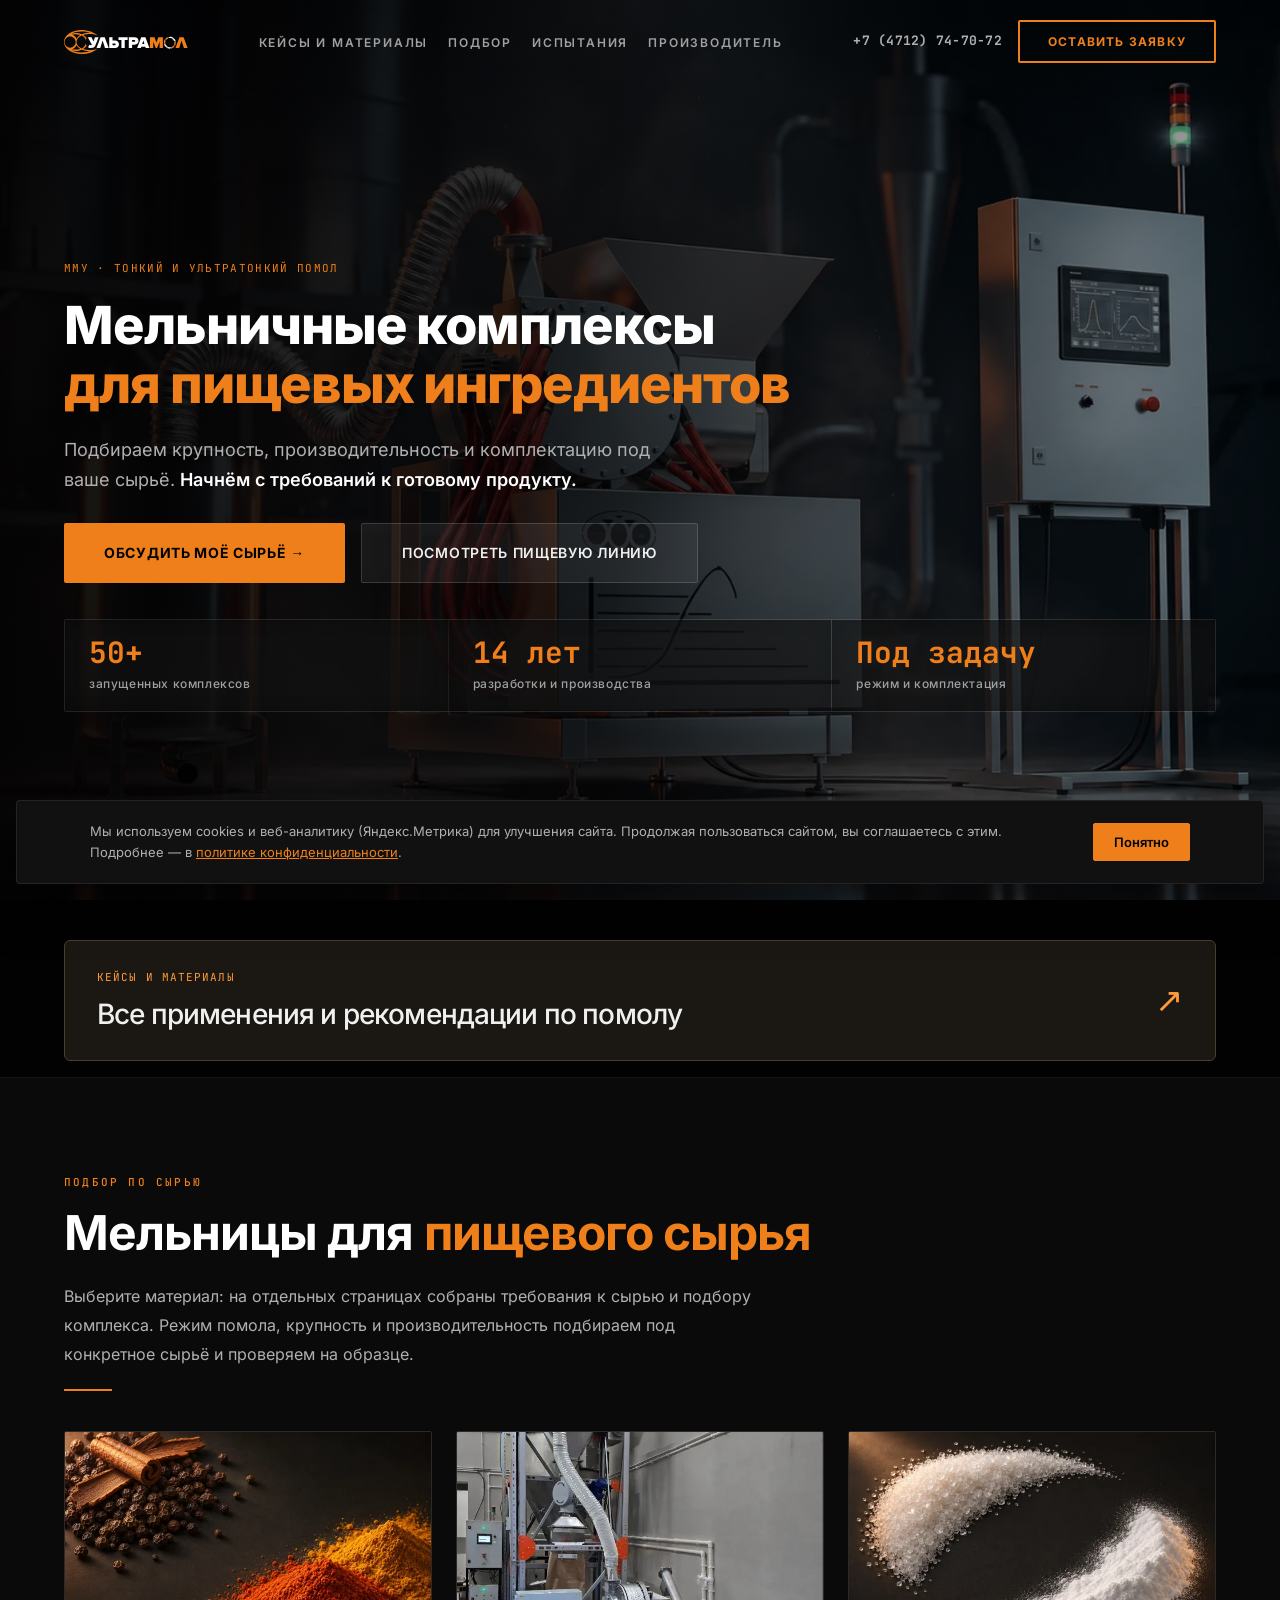
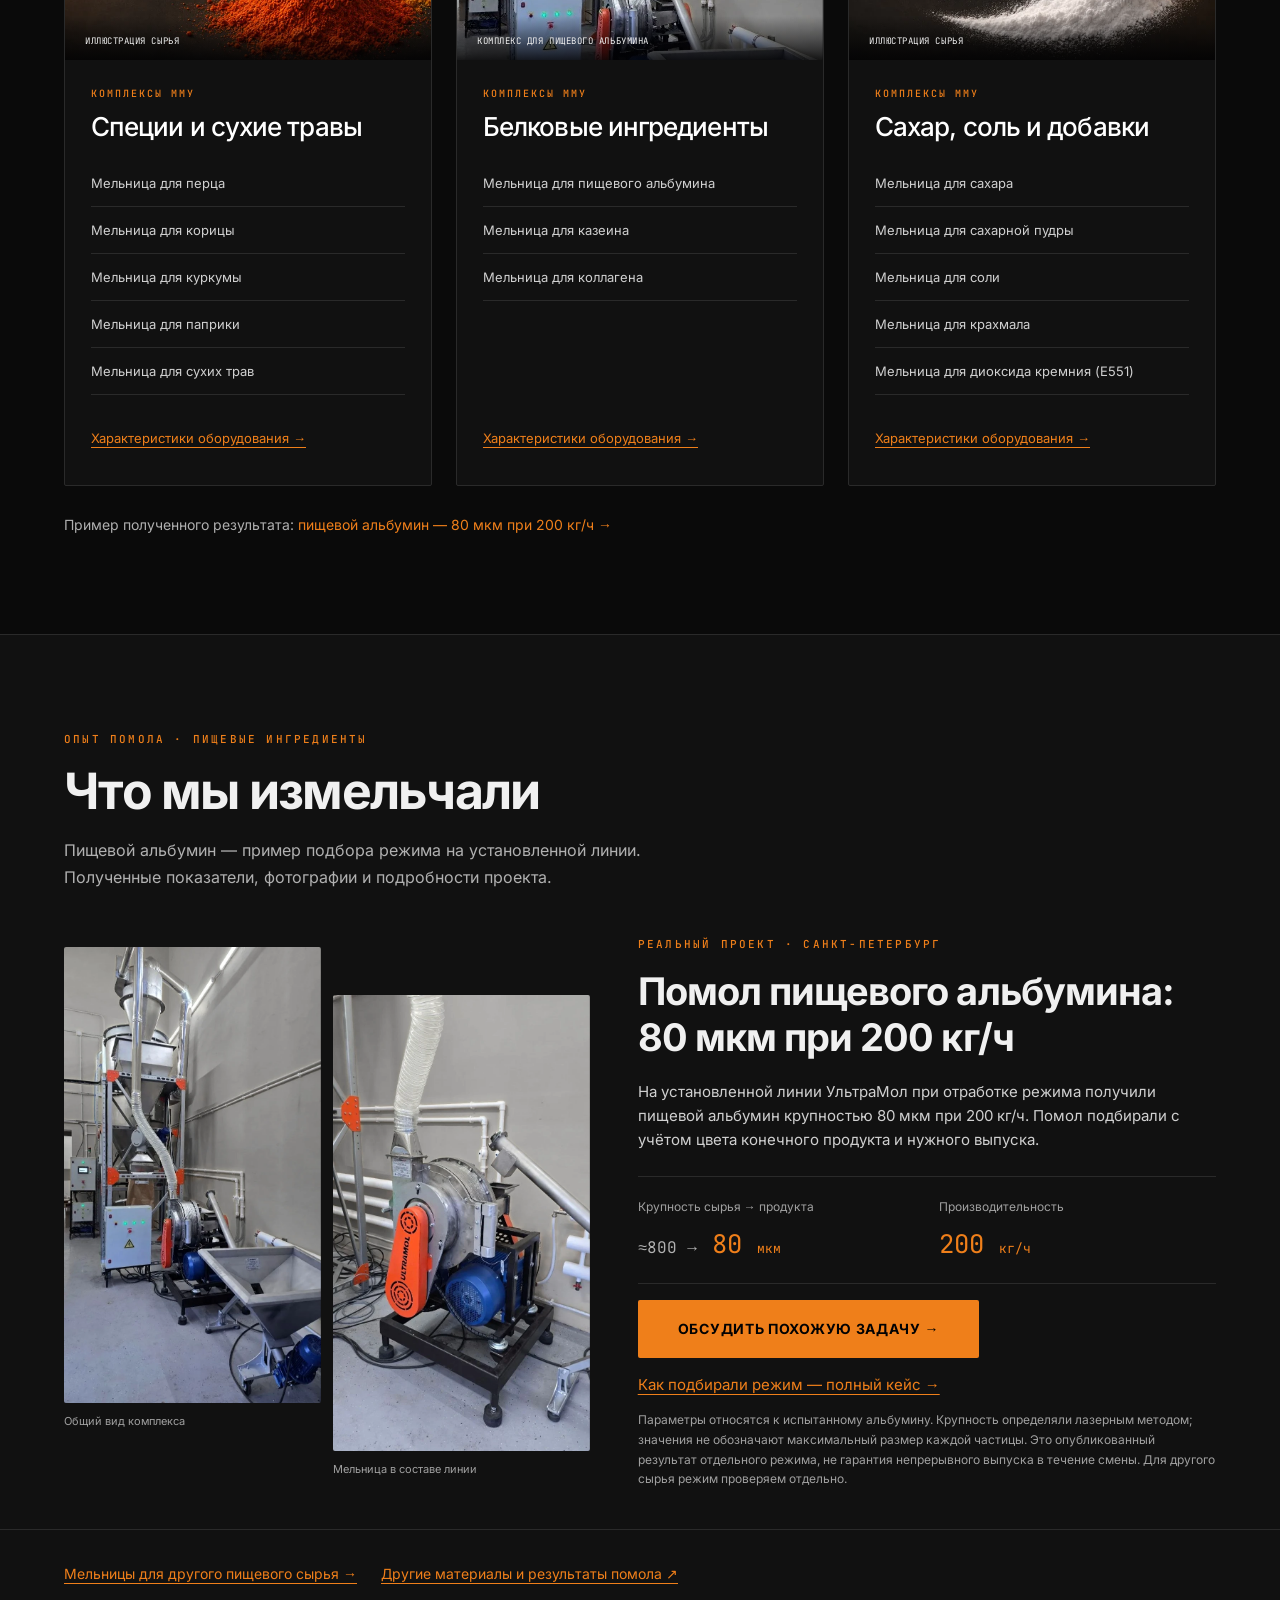
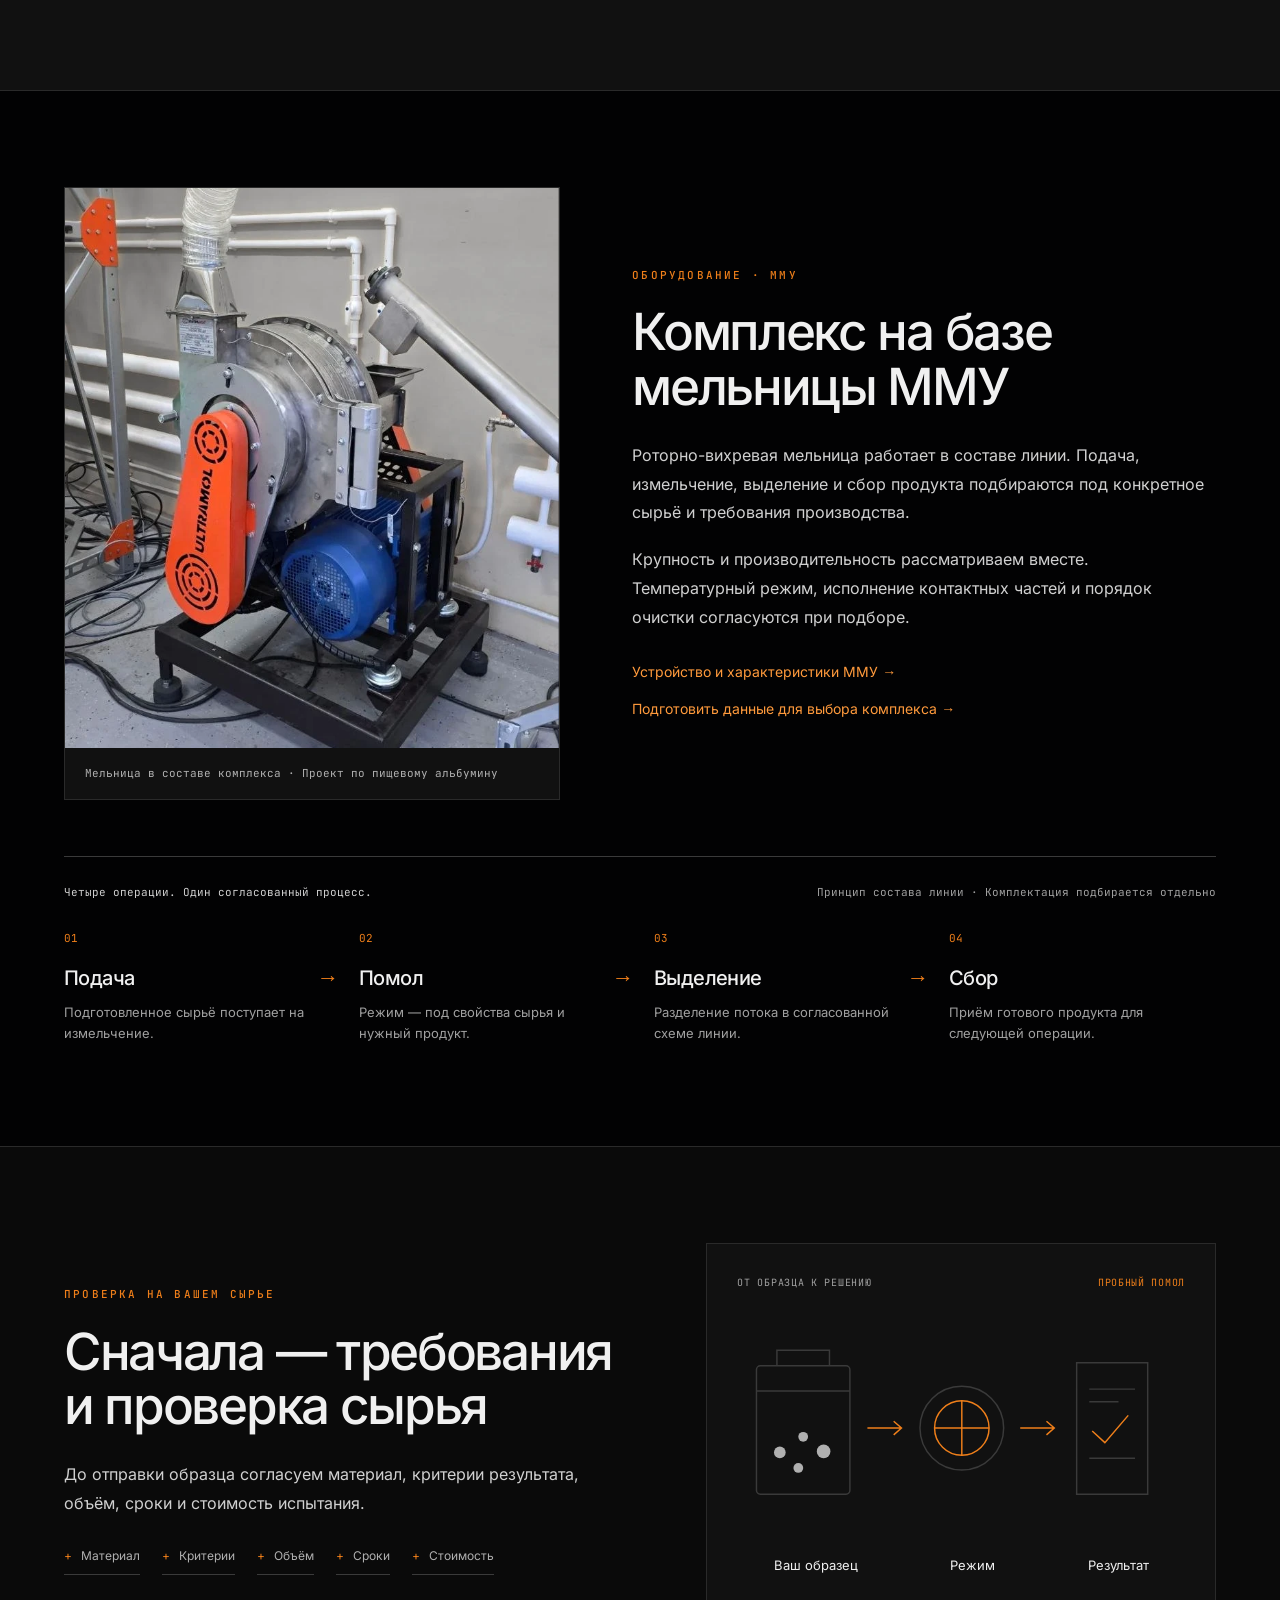
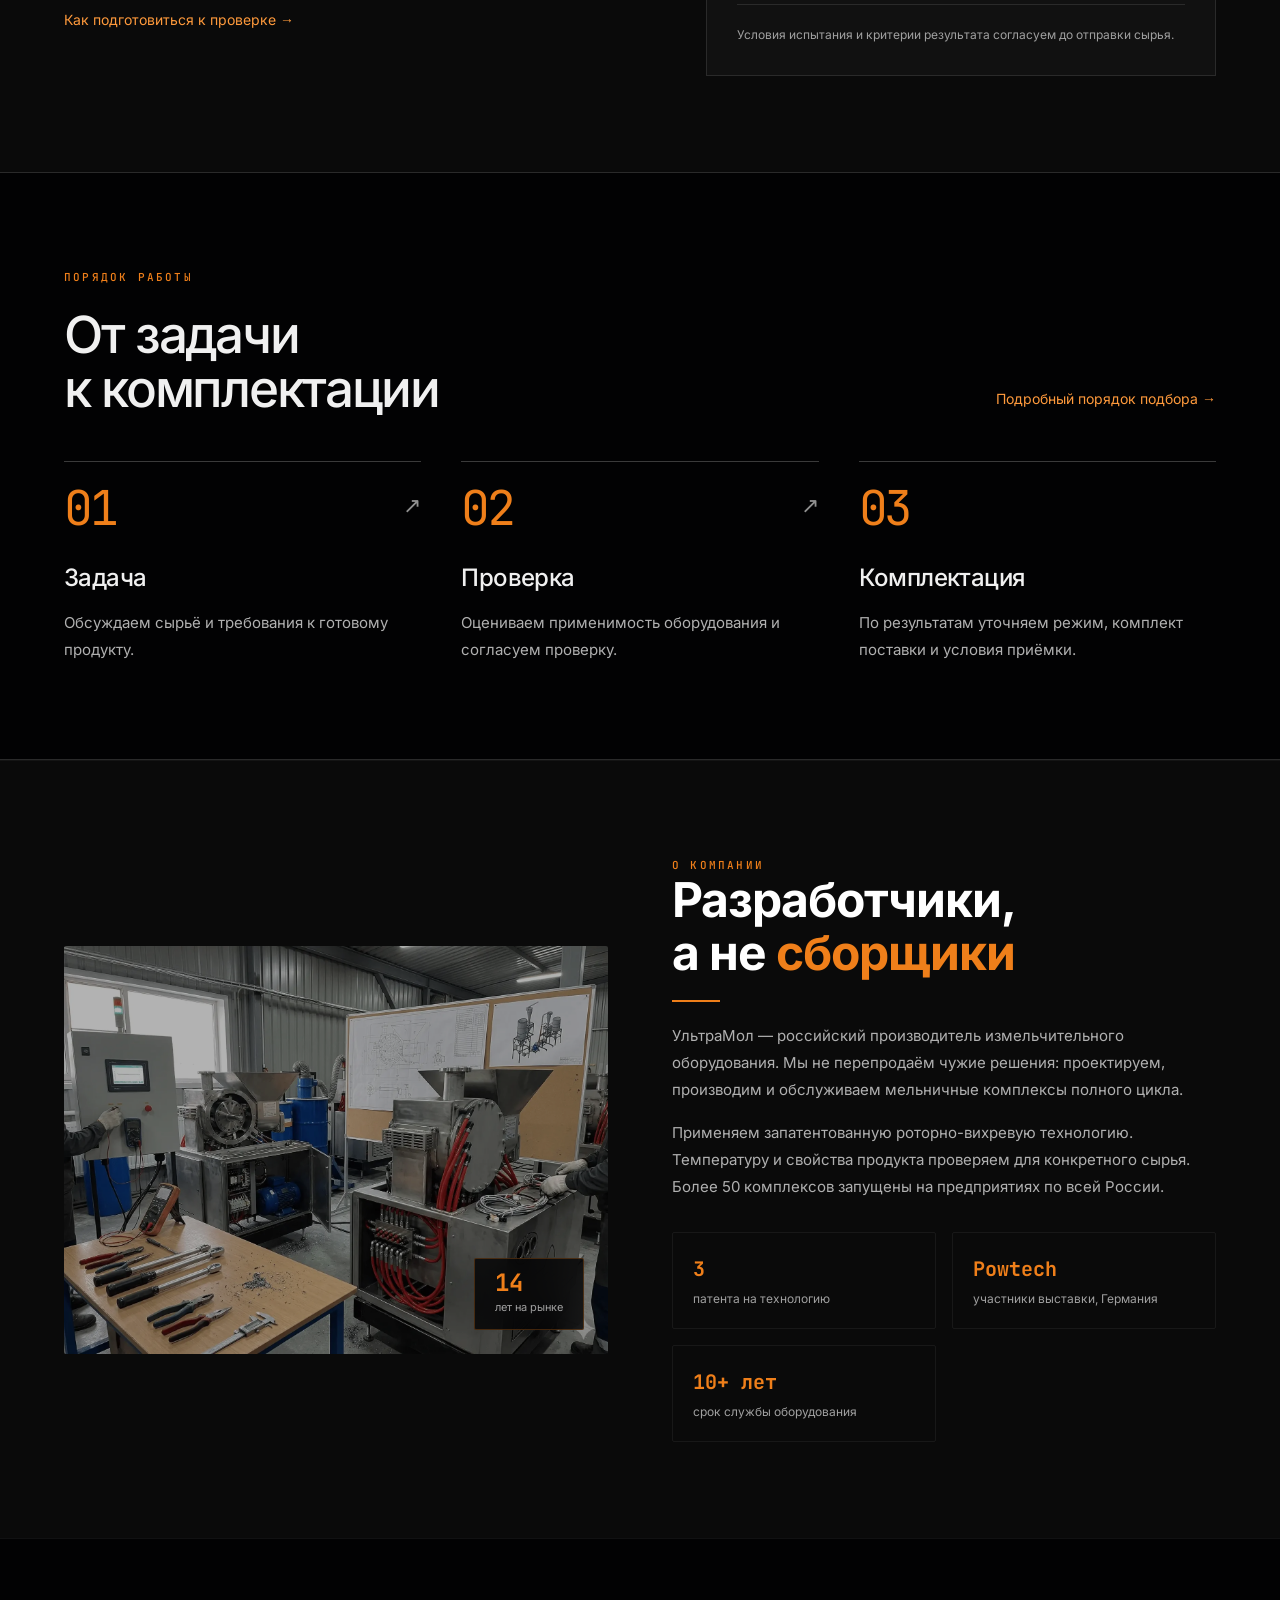
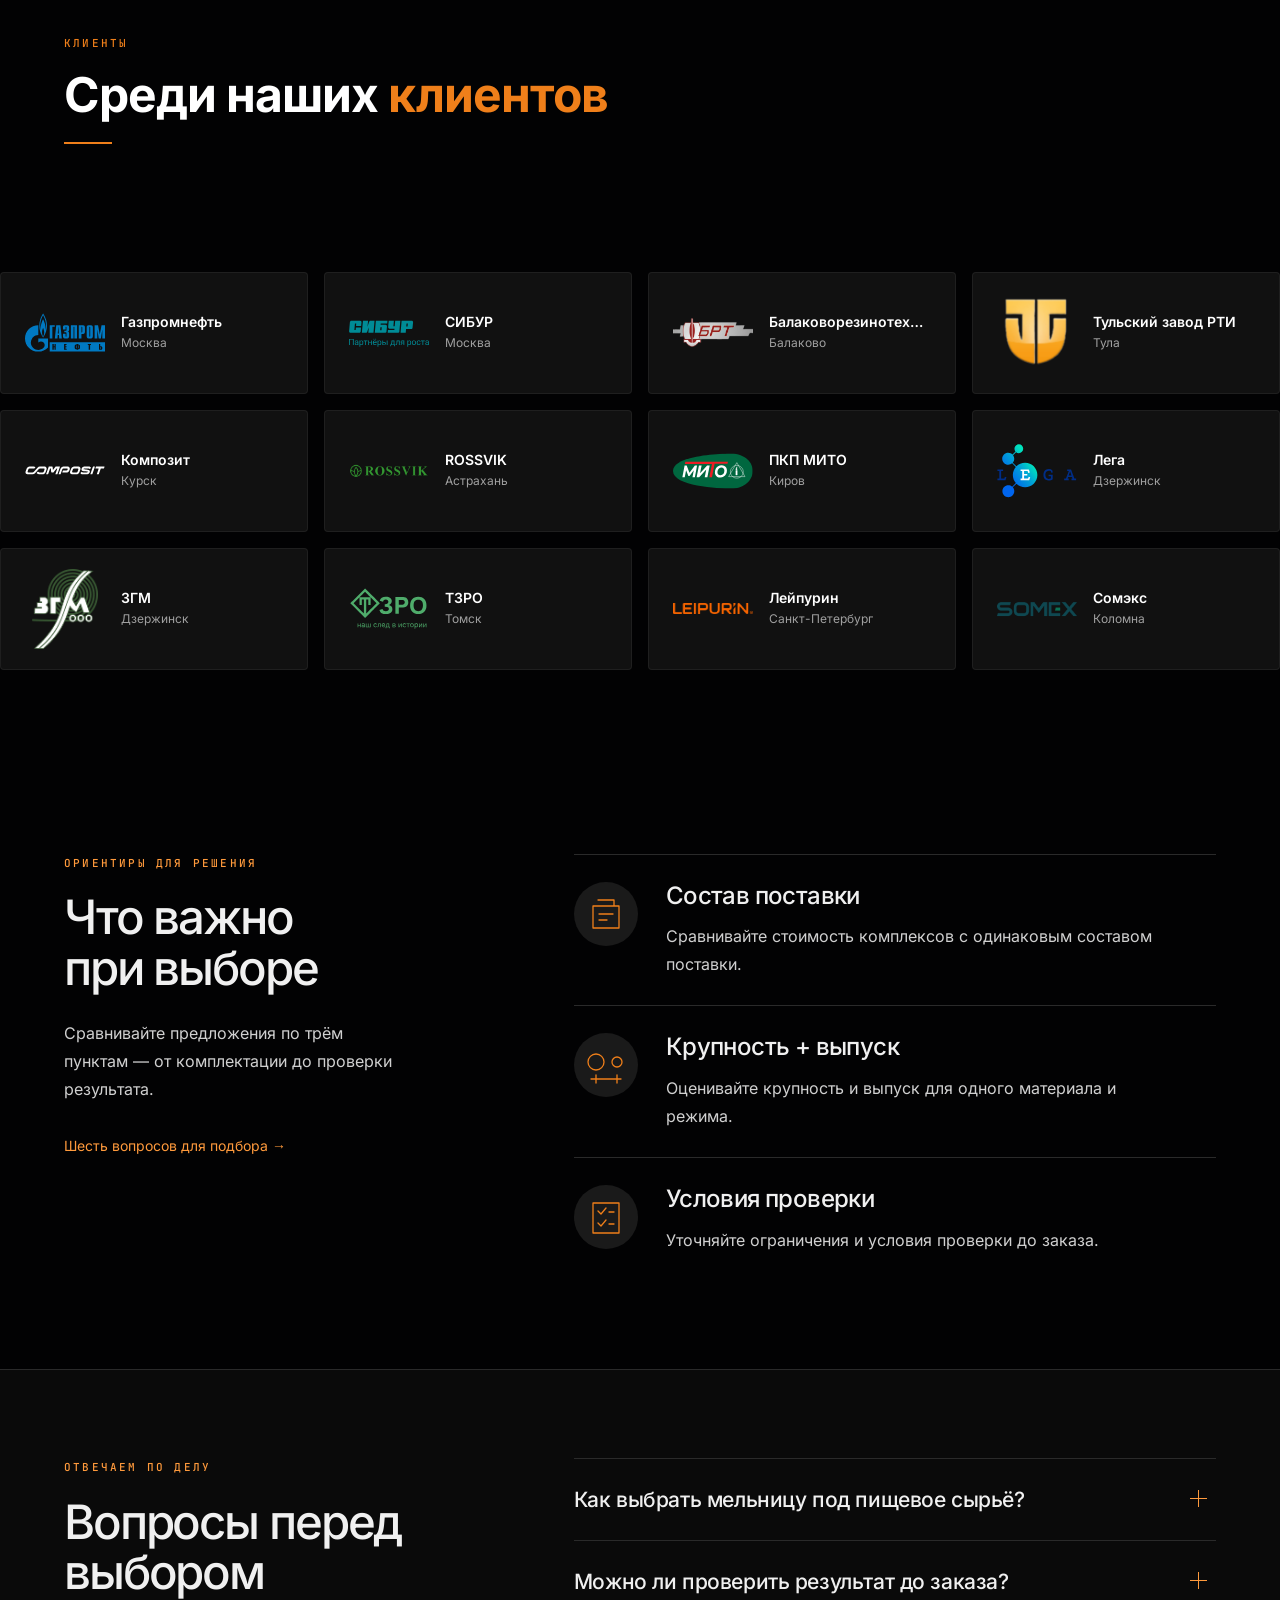
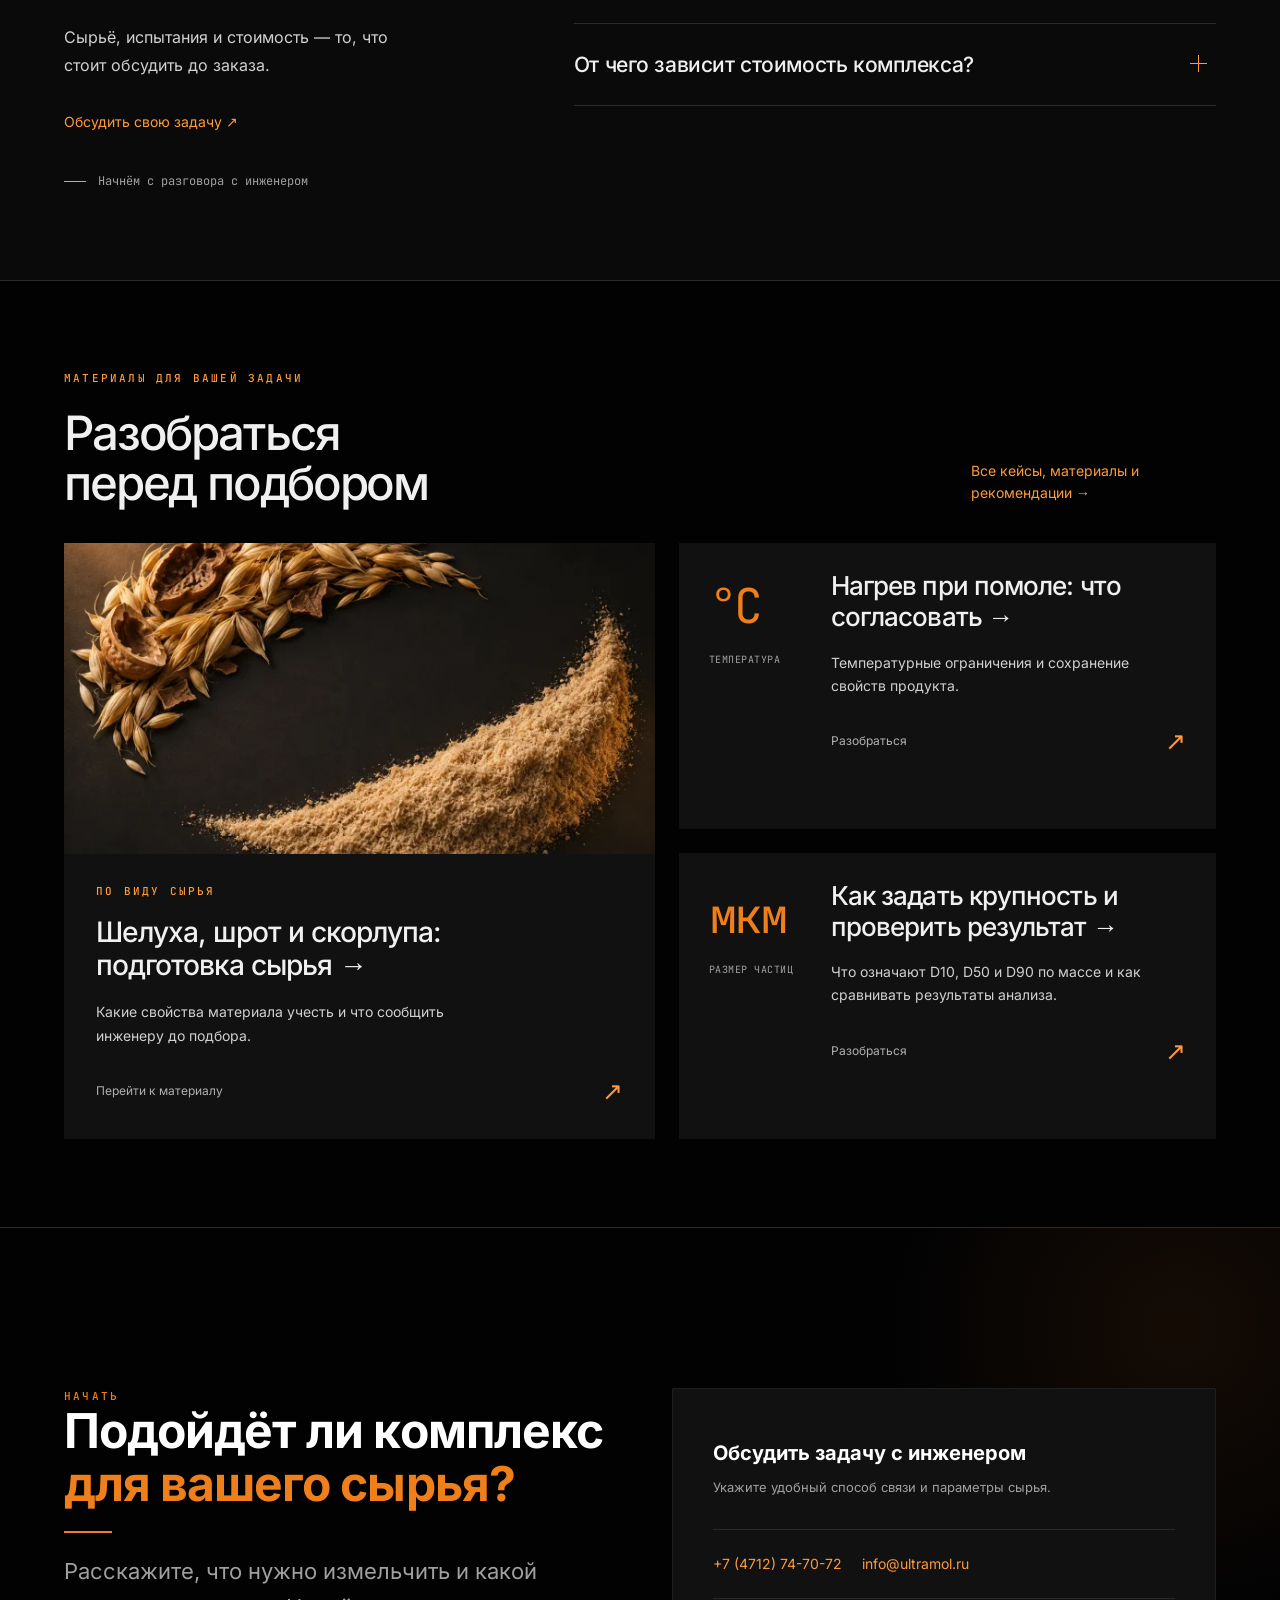
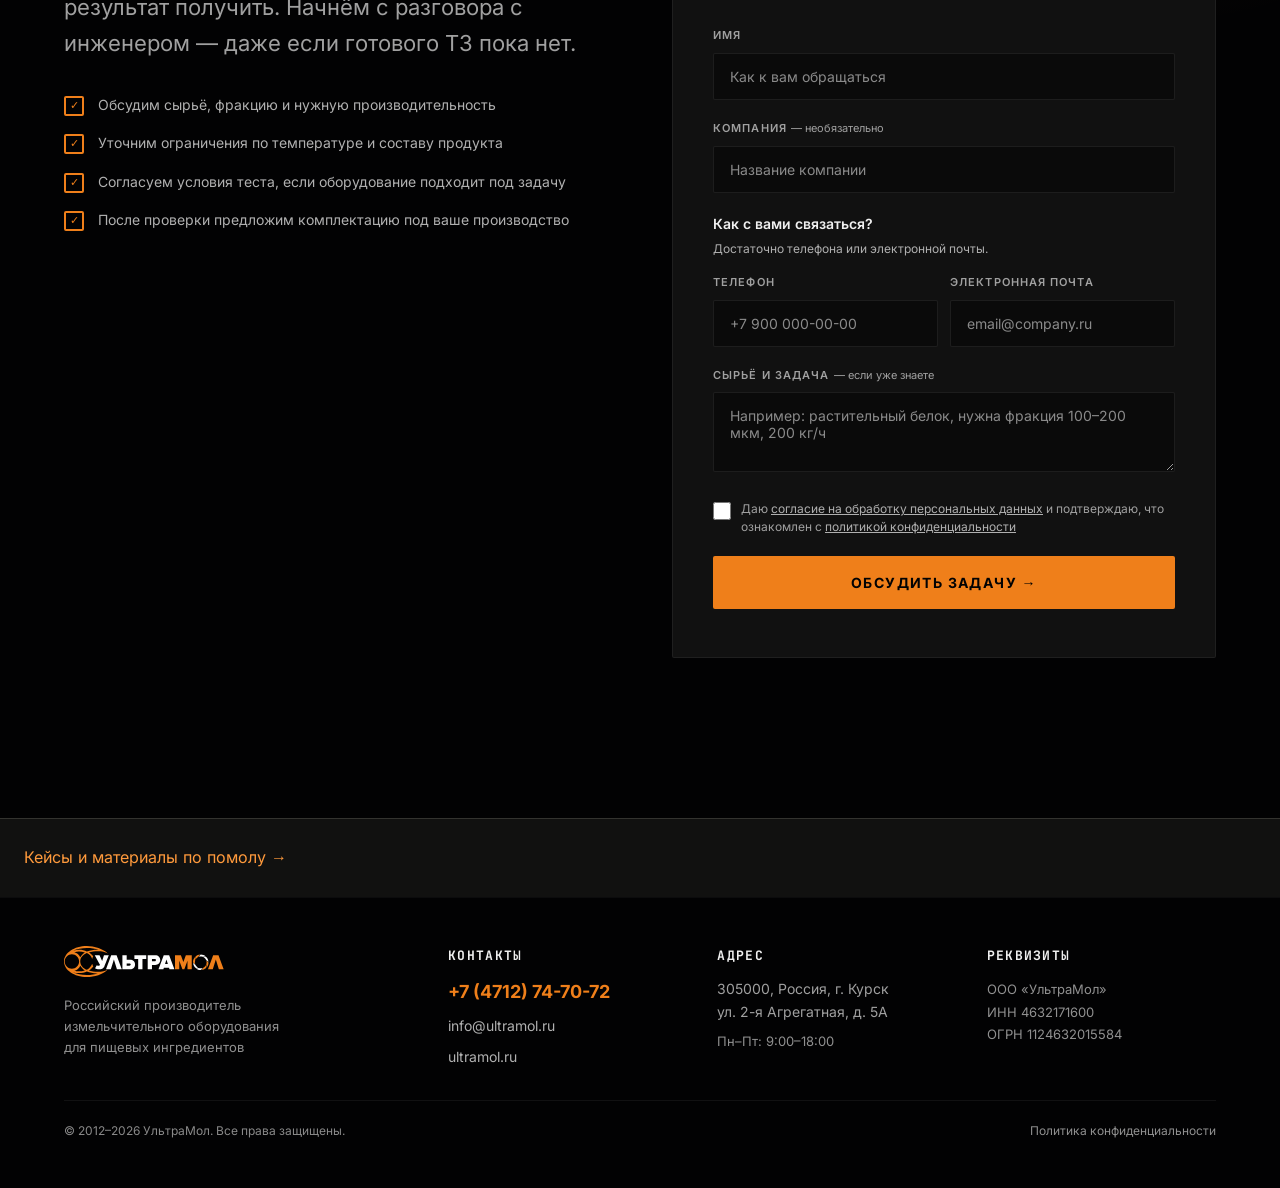
<file: index.html>
<!doctype html>
<html lang="ru"><head><meta charset="UTF-8"><meta name="viewport" content="width=device-width, initial-scale=1">
<title>Промышленные мельницы для пищевого сырья — подбор комплекса | УльтраМол</title><meta name="description" content="Мельничные комплексы для пищевых ингредиентов: сахарная пудра, специи, соль и белковое сырьё. Подбор по крупности, выпуску и условиям производства."><link rel="canonical" href="https://pomol.ultramol.ru/">
<meta property="og:type" content="website"><meta property="og:locale" content="ru_RU"><meta property="og:url" content="https://pomol.ultramol.ru/"><meta property="og:title" content="Промышленные мельницы для пищевого сырья — подбор комплекса | УльтраМол"><meta property="og:description" content="Мельничные комплексы для пищевых ингредиентов: сахарная пудра, специи, соль и белковое сырьё. Подбор по крупности, выпуску и условиям производства."><meta property="og:image" content="https://pomol.ultramol.ru/assets/images/hero-clean-20261110.webp">
<link rel="icon" href="/favicon.ico"><link rel="stylesheet" href="/styles.css?v=20261110visual"><link rel="stylesheet" href="/seo.css?v=20261110d"><script src="/app.js?v=20261110b" defer></script>
<script type="application/ld+json">{"@context": "https://schema.org", "@graph": [{"@type": "Organization", "@id": "https://pomol.ultramol.ru/#org", "name": "УльтраМол", "legalName": "ООО «УльтраМол»", "url": "https://www.ultramol.ru/", "telephone": "+7 (4712) 74-70-72", "email": "info@ultramol.ru"}, {"@type": "WebPage", "@id": "https://pomol.ultramol.ru/#page", "url": "https://pomol.ultramol.ru/", "name": "Промышленные мельницы для пищевого сырья — подбор комплекса | УльтраМол", "description": "Мельничные комплексы для пищевых ингредиентов: сахарная пудра, специи, соль и белковое сырьё. Подбор по крупности, выпуску и условиям производства.", "inLanguage": "ru", "publisher": {"@id": "https://pomol.ultramol.ru/#org"}}, {"@type": "BreadcrumbList", "itemListElement": [{"@type": "ListItem", "position": 1, "name": "Пищевые мельничные комплексы", "item": "https://pomol.ultramol.ru/"}]}, {"@type": "FAQPage", "mainEntity": [{"@type": "Question", "name": "Как выбрать мельницу под пищевое сырьё?", "acceptedAnswer": {"@type": "Answer", "text": "Укажите материал, его исходное состояние, нужную крупность и выпуск. Если важны температура, цвет или аромат, добавьте эти критерии в запрос."}}, {"@type": "Question", "name": "Можно ли проверить результат до заказа?", "acceptedAnswer": {"@type": "Answer", "text": "Сначала обсудите применимость оборудования с инженером. Массу образца, сроки, стоимость и порядок испытания согласуют для конкретного сырья."}}, {"@type": "Question", "name": "От чего зависит стоимость комплекса?", "acceptedAnswer": {"@type": "Answer", "text": "От состава поставки, требований к продукту и условий производства. Комплектация и цена уточняются после обсуждения задачи."}}]}]}</script><link rel="stylesheet" href="/home-guide.css?v=20261110b"><link rel="stylesheet" href="/home-equipment.css?v=20261110a"><noscript><style>#contact-form{display:none}.reveal{opacity:1;transform:none}</style></noscript></head><body><a class="skip-link" href="#main">Перейти к содержанию</a><div id="scroll-progress" class="scroll-progress" aria-hidden="true"></div><header>
      <nav class="nav" id="nav" aria-label="Основная навигация">
        <div class="container nav-inner">
          <a href="/" class="nav-logo" aria-label="УльтраМол — на главную"
            ><svg
              width="160"
              height="31"
              viewBox="0 0 160 31"
              fill="none"
              xmlns="http://www.w3.org/2000/svg"
            >
              <path
                d="M148.807 23.3L151.829 13.4558L154.852 23.3H159.658L154.495 9.29999H149.163L144 23.3H148.807Z"
                fill="#EF7F1A"
              />
              <path
                fill-rule="evenodd"
                clip-rule="evenodd"
                d="M139.256 21.7507C139.001 22.1562 138.63 22.703 138.187 23.215C137.914 23.5312 137.613 23.8344 137.294 24.0838C139.038 23.9874 140.746 23.3153 142.097 22.0392C142.273 21.5068 142.3 20.8758 142.257 20.266C142.226 19.8178 142.157 19.3815 142.082 19.0027C141.807 19.5704 141.433 20.0996 140.963 20.5698C140.455 21.0785 139.875 21.4707 139.256 21.7507Z"
                fill="#EF7F1A"
              />
              <path
                fill-rule="evenodd"
                clip-rule="evenodd"
                d="M142.308 14.4193C142.786 15.7456 142.78 17.2011 142.29 18.5099C142.398 18.9771 142.524 19.5979 142.569 20.2451C142.6 20.6976 142.597 21.1651 142.525 21.6017C143.843 20.1477 144.506 18.3234 144.5 16.4698C144.235 15.9886 143.787 15.5308 143.307 15.1342C142.971 14.8561 142.623 14.6241 142.308 14.4193Z"
                fill="#EF7F1A"
              />
              <path
                fill-rule="evenodd"
                clip-rule="evenodd"
                d="M142.094 13.8999C142.497 14.1443 143.016 14.488 143.506 14.8935C143.861 15.1874 144.195 15.4987 144.465 15.8488C144.321 14.0561 143.646 12.1999 142.179 10.9115C141.647 10.7511 141.014 10.7498 140.403 10.8162C139.991 10.8609 139.599 10.9418 139.243 11.0207C139.839 11.3082 140.399 11.7001 140.895 12.1963C141.404 12.7063 141.804 13.2843 142.094 13.8999Z"
                fill="#FEFEFE"
              />
              <path
                fill-rule="evenodd"
                clip-rule="evenodd"
                d="M138.75 10.8101C139.199 10.7021 139.77 10.571 140.37 10.5059C140.808 10.4583 141.281 10.4409 141.733 10.5003C140.367 9.19972 138.54 8.63601 136.777 8.59998C136.334 8.86044 135.916 9.26069 135.543 9.69137C135.239 10.0431 134.974 10.4135 134.754 10.7399C136.043 10.3011 137.461 10.3252 138.75 10.8101Z"
                fill="#FEFEFE"
              />
              <path
                fill-rule="evenodd"
                clip-rule="evenodd"
                d="M131.427 13.6886C131.721 13.1395 132.063 12.5921 132.527 12.1279C133.039 11.6158 133.624 11.2194 134.248 10.9389C134.503 10.5334 134.865 9.99936 135.308 9.48735C135.583 9.169 135.886 8.86398 136.207 8.61353C134.461 8.70487 132.761 9.36524 131.406 10.6379C131.222 11.1756 131.194 11.8169 131.237 12.4364C131.268 12.8802 131.353 13.3124 131.427 13.6886Z"
                fill="#EF7F1A"
              />
              <path
                fill-rule="evenodd"
                clip-rule="evenodd"
                d="M131.205 14.1825C131.097 13.7152 130.971 13.1043 130.926 12.4572C130.895 12.0176 130.9 11.5341 130.974 11.0863C129.652 12.5404 128.995 14.3883 129 16.2442C129.265 16.7243 129.709 17.1723 130.188 17.5681C130.524 17.8464 130.875 18.0938 131.189 18.2987C130.715 16.9783 130.739 15.5144 131.205 14.1825Z"
                fill="#EF7F1A"
              />
              <path
                fill-rule="evenodd"
                clip-rule="evenodd"
                d="M131.387 18.7914C130.986 18.5477 130.472 18.2089 129.988 17.8087C129.635 17.516 129.296 17.1894 129.026 16.841C129.168 18.6368 129.895 20.3919 131.277 21.7754C131.816 21.9478 132.465 21.9541 133.092 21.8861C133.503 21.8414 133.908 21.7633 134.264 21.6843C133.662 21.3962 133.096 21.0018 132.595 20.5016C132.085 19.9914 131.677 19.405 131.387 18.7914Z"
                fill="#FEFEFE"
              />
              <path
                fill-rule="evenodd"
                clip-rule="evenodd"
                d="M134.745 21.8887C134.294 22 133.732 22.1304 133.125 22.1964C132.678 22.2449 132.207 22.2648 131.774 22.2107C133.206 23.4361 134.96 24.0679 136.722 24.1C137.162 23.8393 137.582 23.4385 137.952 23.0109C138.258 22.6566 138.53 22.2839 138.751 21.9556C137.46 22.3986 136.038 22.3737 134.745 21.8887Z"
                fill="#FEFEFE"
              />
              <path
                d="M127.75 23.27H123.478V14.8531L120.327 23.27H118.423L115.272 14.8531V23.27H111V9.27002H116.901L119.375 15.9866L121.849 9.27002H127.75V23.27Z"
                fill="#EF7F1A"
              />
              <path
                d="M110.4 23.35H105.519L105.008 21.707H99.8923L99.3809 23.35H94.5L99.7432 9.29999H105.157L110.4 23.35ZM103.857 17.9996L102.45 13.4707L101.043 17.9996H103.857Z"
                fill="#FEFEFE"
              />
              <path
                fill-rule="evenodd"
                clip-rule="evenodd"
                d="M87.9573 23.3H83.7V9.29999H91.2032C92.7909 9.29999 94.031 9.75824 94.9232 10.6747C95.8154 11.5912 96.2615 12.7352 96.2615 14.1066C96.2615 15.4639 95.8154 16.6008 94.9232 17.5173C94.031 18.434 92.7909 18.8921 91.2032 18.8921H87.9573V23.3ZM91.5825 14.9147C91.3437 15.1036 91.0346 15.1979 90.6553 15.1979H87.9573V12.9941H90.6553C91.0346 12.9941 91.3437 13.0885 91.5825 13.2774C91.8214 13.4664 91.9409 13.7427 91.9409 14.1066C91.9409 14.4564 91.8214 14.7258 91.5825 14.9147Z"
                fill="#FEFEFE"
              />
              <path
                d="M74.1861 23.32H78.4589V12.9773H82.2239V9.27002H70.3999V12.9773H74.1861V23.32Z"
                fill="#FEFEFE"
              />
              <path
                fill-rule="evenodd"
                clip-rule="evenodd"
                d="M58.3999 9.29999H62.6873V13.7234H65.956C67.5549 13.7234 68.8036 14.1834 69.702 15.1032C70.6006 16.0231 71.0499 17.164 71.0499 18.5262C71.0499 19.9024 70.6006 21.0505 69.702 21.9702C68.8036 22.89 67.5549 23.35 65.956 23.35H58.3999V9.29999ZM62.6873 17.4308H65.4041C65.7862 17.4308 66.0974 17.5256 66.338 17.7152C66.5784 17.9047 66.6989 18.1751 66.6989 18.5262C66.6989 18.8912 66.5784 19.1686 66.338 19.3582C66.0974 19.5478 65.7862 19.6426 65.4041 19.6426H62.6873V17.4308Z"
                fill="#FEFEFE"
              />
              <path
                d="M42 23.35H46.8438L49.8896 13.4707L52.9354 23.35H57.7792L52.5759 9.29999H47.2033L42 23.35Z"
                fill="#FEFEFE"
              />
              <path
                d="M31.0633 22.2251C32.0502 22.9785 33.3764 23.3 35.0118 23.3C37.4369 23.3 39.5201 22.5778 40.3562 20.4547C41.1924 18.3317 44.75 9.29999 44.75 9.29999H39.9703L38.131 14.9714L35.5297 9.29999H30.75L36.0333 19.1153C35.7371 19.5617 35.2648 19.7849 34.6164 19.7849C34.0241 19.7849 33.4179 19.5757 32.7974 19.1572L31.0633 22.2251Z"
                fill="#FEFEFE"
              />
              <path
                fill-rule="evenodd"
                clip-rule="evenodd"
                d="M29.2946 20.4941C28.258 21.9561 26.4649 23.4946 24.8475 24.4958C30.3872 26.3884 39.7203 26.5589 43.7542 23.4556C39.293 28.4816 29.967 31 22.8723 31C10.2403 31 0 24.0605 0 15.4999C0 6.93946 10.2403 0 22.8723 0C29.9297 0 39.8823 2.97362 43.7108 7.4585C38.8564 4.15773 30.0528 4.94824 24.8565 6.41444C26.5351 7.44969 28.1815 8.8468 29.2111 10.3632C28.8746 10.9115 28.3843 11.9703 28.2024 12.8909C27.3608 10.4682 25.2514 8.07697 22.8662 7.1165C18.7622 8.85069 16.2539 11.8929 16.2539 15.412C16.2539 18.9312 18.7737 22.0558 22.878 23.79C25.137 22.8324 27.2592 20.0664 28.2203 17.7412C28.3648 18.4413 28.7956 19.6761 29.2946 20.4941ZM7.92208 8.35177C11.8945 8.35177 15.1145 11.6194 15.1145 15.5919C15.1145 19.5643 11.8945 22.7843 7.92208 22.7843C3.94972 22.7843 0.729416 19.5643 0.729416 15.5919C0.729416 11.6194 3.94972 8.35177 7.92208 8.35177ZM10.326 24.8193C13.7584 25.6553 17.4709 25.4653 20.8647 24.4861C18.8785 23.2536 17.3069 21.6482 16.3334 19.8107C15.1465 22.2219 12.9693 24.4851 10.326 24.8193ZM10.2829 6.16158C13.9503 5.14827 17.2025 5.35849 20.8766 6.41915C18.8249 7.66873 17.2292 9.34293 16.26 11.243C14.9572 8.75321 13.2667 6.7136 10.2829 6.16158ZM34.6624 27.1825C31.2256 28.3928 27.1747 28.9142 22.8723 28.9142C17.3624 28.9142 12.3559 27.8068 8.40725 25.9036C10.4458 26.6699 12.7771 27.1005 15.2042 27.1005C17.9977 27.1005 20.6163 26.5303 22.8698 25.5343C26.1356 26.778 31.5781 27.8359 34.6624 27.1825ZM34.6856 3.77018C31.247 2.54316 27.134 2.08598 22.8723 2.08598C17.8282 2.08598 12.9561 3.13039 9.17436 4.75231C11.0246 4.14738 13.0629 3.81211 15.2042 3.81211C17.9964 3.81211 20.612 4.42642 22.865 5.42161C27.5949 3.60702 32.4368 3.47601 34.6856 3.77018Z"
                fill="#EF7F1A"
              /></svg
          ></a>
          <ul class="nav-links" id="nav-links"><li><a href="/materialy/">Кейсы и материалы</a></li><li><a href="/podbor/">Подбор</a></li><li><a href="/ispytaniya/">Испытания</a></li><li><a href="/#about">Производитель</a></li></ul>
          <div class="nav-right">
            <a href="tel:+74712747072" class="nav-phone">+7 (4712) 74-70-72</a>
            <a href="#form" class="nav-cta" id="nav-cta">Оставить заявку</a>
            <button class="burger" aria-label="Меню" aria-expanded="false">
              <span></span>
              <span></span>
              <span></span>
            </button>
          </div>
        </div>
      </nav>
    </header><main id="main" tabindex="-1"><section class="hero" id="hero">
        <div class="hero-bg">
          <!--
            Видео-фон временно отключён. Когда появится новый видеоряд,
            раскомментировать блок ниже + в styles.css убрать background-image
            из .hero-bg + в <head> поменять preload обратно на hero-poster.webp.
          -->
          <!--
          <video
            class="hero-video"
            autoplay
            muted
            playsinline
            preload="metadata"
            poster="assets/videos/hero-poster.webp"
            aria-hidden="true"
          >
            <source src="/assets/videos/hero.webm" type="video/webm" />
            <source src="/assets/videos/hero.mp4" type="video/mp4" />
          </video>
          -->
        </div>
        <div class="container hero-content">
          <p class="hero-eyebrow">ММУ · Тонкий и ультратонкий помол</p>
          <h1>Мельничные комплексы <em>для пищевых ингредиентов</em></h1>

          <p class="hero-sub">Подбираем крупность, производительность и комплектацию под ваше сырьё. <strong>Начнём с требований к готовому продукту.</strong></p>

          <div class="hero-actions">
            <a href="#form" class="btn-primary"
              >Обсудить моё сырьё →</a
            >
            <a href="#food-case" class="btn-ghost">Посмотреть пищевую линию</a>
          </div>

          <div class="hero-stats">
            <div class="hero-stat">
              <div class="hero-stat-num">50+</div>
              <div class="hero-stat-label">запущенных комплексов</div>
            </div>
            <div class="hero-stat">
              <div class="hero-stat-num">14 лет</div>
              <div class="hero-stat-label">разработки и производства</div>
            </div>
            <div class="hero-stat">
              <div class="hero-stat-num">Под задачу</div><div class="hero-stat-label">режим и комплектация</div>
            </div>
          </div>
        </div>
      </section><div class="container library-home-link"><a href="/materialy/"><span>Кейсы и материалы</span><strong>Все применения и рекомендации по помолу</strong><b aria-hidden="true">↗</b></a></div><section class="cases cases-materials" id="cases" aria-labelledby="food-applications-title">
        <div class="container">
          <div class="section-header">
            <div class="label">Подбор по сырью</div>
            <h2 class="heading" id="food-applications-title">Мельницы для <em class="em-orange">пищевого сырья</em></h2>
            <p class="cases-materials-intro">Выберите материал: на отдельных страницах собраны требования к сырью и подбору комплекса. Режим помола, крупность и производительность подбираем под конкретное сырьё и проверяем на образце.</p>
            <div class="section-divider"></div>
          </div>
          <div class="cases-grid">
            <article class="case-card"><figure class="application-photo"><img src="/assets/images/material-spices.webp" srcset="/assets/images/material-spices-640.webp 640w, /assets/images/material-spices.webp 1280w" sizes="(max-width:767px) calc(100vw - 64px), (max-width:1199px) calc(33.333vw - 48px), (max-width:1279px) calc(33.333vw - 59px), 368px" width="1280" height="853" alt="Иллюстрация: цельные специи и порошки" loading="lazy" decoding="async"><figcaption>Иллюстрация сырья</figcaption></figure>
              <div class="case-overlay">
                <div class="case-tag">Комплексы ММУ</div>
                <h3>Специи и сухие травы</h3>
                <ul class="case-material-list">
                  <li><a href="/primenenie/specii/">Мельница для перца</a></li>
                  <li><a href="/primenenie/specii/">Мельница для корицы</a></li>
                  <li><a href="/primenenie/specii/">Мельница для куркумы</a></li>
                  <li><a href="/primenenie/specii/">Мельница для паприки</a></li>
                  <li><a href="/primenenie/specii/">Мельница для сухих трав</a></li>
                </ul>
                <a class="case-equipment-link" href="https://www.ultramol.ru/produktsiya/izmelchitelnoe-oborudovanie/molotkovaya-rotorno-vikhrevaya-melnitsa-serii-mmu-/">Характеристики оборудования →</a>
              </div>
            </article>
            <article class="case-card"><figure class="application-photo"><img src="/assets/images/food-line-overview-graded.webp" width="1280" height="853" alt="Комплекс в проекте по помолу пищевого альбумина" loading="lazy" decoding="async"><figcaption>Комплекс для пищевого альбумина</figcaption></figure>
              <div class="case-overlay">
                <div class="case-tag">Комплексы ММУ</div>
                <h3>Белковые ингредиенты</h3>
                <ul class="case-material-list">
                  <li><a href="https://www.ultramol.ru/produktsiya/izmelchitelnoe-oborudovanie/molotkovaya-rotorno-vikhrevaya-melnitsa-serii-mmu-/">Мельница для пищевого альбумина</a></li>
                  <li><a href="https://www.ultramol.ru/produktsiya/izmelchitelnoe-oborudovanie/molotkovaya-rotorno-vikhrevaya-melnitsa-serii-mmu-/">Мельница для казеина</a></li>
                  <li><a href="https://www.ultramol.ru/produktsiya/izmelchitelnoe-oborudovanie/molotkovaya-rotorno-vikhrevaya-melnitsa-serii-mmu-/">Мельница для коллагена</a></li>
                </ul>
                <a class="case-equipment-link" href="https://www.ultramol.ru/produktsiya/izmelchitelnoe-oborudovanie/molotkovaya-rotorno-vikhrevaya-melnitsa-serii-mmu-/">Характеристики оборудования →</a>
              </div>
            </article>
            <article class="case-card"><figure class="application-photo"><img src="/assets/images/material-sugar.webp" srcset="/assets/images/material-sugar-640.webp 640w, /assets/images/material-sugar.webp 1280w" sizes="(max-width:767px) calc(100vw - 64px), (max-width:1199px) calc(33.333vw - 48px), (max-width:1279px) calc(33.333vw - 59px), 368px" width="1280" height="853" alt="Иллюстрация: кристаллы сахара и сахарная пудра" loading="lazy" decoding="async"><figcaption>Иллюстрация сырья</figcaption></figure>
              <div class="case-overlay">
                <div class="case-tag">Комплексы ММУ</div>
                <h3>Сахар, соль и добавки</h3>
                <ul class="case-material-list">
                  <li><a href="/primenenie/saharnaya-pudra/">Мельница для сахара</a></li>
                  <li><a href="/primenenie/saharnaya-pudra/">Мельница для сахарной пудры</a></li>
                  <li><a href="/primenenie/sol/">Мельница для соли</a></li>
                  <li><a href="https://www.ultramol.ru/produktsiya/izmelchitelnoe-oborudovanie/molotkovaya-rotorno-vikhrevaya-melnitsa-serii-mmu-/">Мельница для крахмала</a></li>
                  <li><a href="https://www.ultramol.ru/produktsiya/izmelchitelnoe-oborudovanie/molotkovaya-rotorno-vikhrevaya-melnitsa-serii-mmu-/">Мельница для диоксида кремния (E551)</a></li>
                </ul>
                <a class="case-equipment-link" href="https://www.ultramol.ru/produktsiya/izmelchitelnoe-oborudovanie/molotkovaya-rotorno-vikhrevaya-melnitsa-serii-mmu-/">Характеристики оборудования →</a>
              </div>
            </article>
          </div>
          <p class="cases-materials-result">Пример полученного результата: <a href="#food-case">пищевой альбумин — 80 мкм при 200 кг/ч →</a></p>
        </div>
      </section><section class="food-case" id="food-case" aria-labelledby="food-materials-title">
        <div class="container food-materials-heading">
          <div class="label">Опыт помола · Пищевые ингредиенты</div>
          <h2 id="food-materials-title">Что мы измельчали</h2>
          <p>Пищевой альбумин — пример подбора режима на установленной линии.
            Полученные показатели, фотографии и подробности проекта.</p>
        </div>
        <div class="container food-case-grid">
          <div class="food-case-gallery">
            <figure>
              <img src="/assets/images/food-line-overview-graded.webp" width="721" height="1280"
                loading="lazy" decoding="async" alt="Установленный комплекс УльтраМол для помола пищевого альбумина" />
              <figcaption>Общий вид комплекса</figcaption>
            </figure>
            <figure>
              <img src="/assets/images/food-line-mill-graded.webp" width="721" height="1280"
                loading="lazy" decoding="async" alt="Мельница УльтраМол в составе пищевой линии" />
              <figcaption>Мельница в составе линии</figcaption>
            </figure>
          </div>
          <div class="food-case-content">
            <div class="label">Реальный проект · Санкт-Петербург</div>
            <h3 id="food-case-title">Помол пищевого альбумина:<br />80 мкм при 200 кг/ч</h3>
            <p class="food-case-intro">На установленной линии УльтраМол при отработке режима
              получили пищевой альбумин крупностью 80 мкм при 200 кг/ч.
              Помол подбирали с учётом цвета конечного продукта и нужного выпуска.</p>
            <dl class="food-case-metrics">
              <div>
                <dt>Крупность сырья → продукта</dt>
                <dd><span>≈800 →</span> 80 <small>мкм</small></dd>
              </div>
              <div>
                <dt>Производительность</dt>
                <dd>200 <small>кг/ч</small></dd>
              </div>
            </dl>
            <a href="#form" class="btn-primary">Обсудить похожую задачу →</a>
            <p><a class="food-case-link" href="https://www.ultramol.ru/novosti/sobytiya/pomol-pishchevogo-albumina/">Как подбирали режим — полный кейс →</a></p>
            <p class="food-case-footnote">Параметры относятся к испытанному альбумину.
              Крупность определяли лазерным методом; значения не обозначают максимальный
              размер каждой частицы. Это опубликованный результат отдельного режима, не гарантия непрерывного выпуска в течение смены. Для другого сырья режим проверяем отдельно.</p>
          </div>
        </div>
        <div class="container food-materials-more">
          <p><a href="#cases">Мельницы для другого пищевого сырья →</a></p>
          <a href="https://www.ultramol.ru/chto-my-izmelchali/">Другие материалы и результаты помола <span aria-hidden="true">↗</span></a>
        </div>
      </section><section class="home-engineering" id="product"><div class="container">
<div class="machine-story"><figure class="machine-photo"><img src="/assets/images/food-line-mill-graded.webp" width="721" height="1280" alt="Мельница УльтраМол в пищевой линии для помола альбумина" loading="lazy" decoding="async"><figcaption>Мельница в составе комплекса · Проект по пищевому альбумину</figcaption></figure>
<div class="machine-story-copy"><p class="label">Оборудование · ММУ</p><h2>Комплекс на базе мельницы ММУ</h2><p>Роторно-вихревая мельница работает в составе линии. Подача, измельчение, выделение и сбор продукта подбираются под конкретное сырьё и требования производства.</p><p>Крупность и производительность рассматриваем вместе. Температурный режим, исполнение контактных частей и порядок очистки согласуются при подборе.</p><div class="engineering-links"><a href="https://www.ultramol.ru/produktsiya/izmelchitelnoe-oborudovanie/molotkovaya-rotorno-vikhrevaya-melnitsa-serii-mmu-/">Устройство и характеристики ММУ →</a><a href="/podbor/">Подготовить данные для выбора комплекса →</a></div></div></div>
<div class="line-overview"><div class="line-overview-head"><strong>Четыре операции. Один согласованный процесс.</strong><span>Принцип состава линии · Комплектация подбирается отдельно</span></div><ol class="line-stages"><li><span class="line-stage-number" aria-hidden="true">01</span><h3>Подача</h3><p>Подготовленное сырьё поступает на измельчение.</p></li><li><span class="line-stage-number" aria-hidden="true">02</span><h3>Помол</h3><p>Режим — под свойства сырья и нужный продукт.</p></li><li><span class="line-stage-number" aria-hidden="true">03</span><h3>Выделение</h3><p>Разделение потока в согласованной схеме линии.</p></li><li><span class="line-stage-number" aria-hidden="true">04</span><h3>Сбор</h3><p>Приём готового продукта для следующей операции.</p></li></ol></div>
</div></section><section class="home-engineering home-trial" id="test-drive"><div class="container trial-layout"><div class="trial-copy"><p class="label">Проверка на вашем сырье</p><h2>Сначала — требования и проверка сырья</h2><p>До отправки образца согласуем материал, критерии результата, объём, сроки и стоимость испытания.</p><ul class="trial-checklist" aria-label="Что согласуем до отправки образца"><li>Материал</li><li>Критерии</li><li>Объём</li><li>Сроки</li><li>Стоимость</li></ul><a class="engineering-link" href="/ispytaniya/">Как подготовиться к проверке →</a></div>
<div class="sample-board"><div class="sample-board-top"><span>От образца к решению</span><b>Пробный помол</b></div>
<svg viewBox="0 0 460 225" role="img" aria-label="Схема: образец сырья, проверка режима, оценка продукта"><rect x="20" y="46" width="96" height="132" rx="4"/><path d="M20 72h96M41 46V30h54v16"/><circle class="sample-grain" cx="44" cy="135" r="6"/><circle class="sample-grain" cx="63" cy="151" r="5"/><circle class="sample-grain" cx="89" cy="134" r="7"/><circle class="sample-grain" cx="68" cy="119" r="5"/>
<path class="sample-accent" d="M134 110h35m-8-7 8 7-8 7"/><circle cx="231" cy="110" r="43"/><circle class="sample-accent" cx="231" cy="110" r="28"/><path class="sample-accent" d="M231 82v56m-28-28h56M291 110h35m-8-7 8 7-8 7"/>
<path d="M349 43h73v135h-73zM362 70h47M362 83h30M362 141h47"/><path class="sample-accent" d="m365 113 13 12 24-28"/></svg>
<div class="sample-board-labels"><span>Ваш образец</span><span>Режим</span><span>Результат</span></div><p class="sample-board-foot">Условия испытания и критерии результата согласуем до отправки сырья.</p></div></div></section><section class="home-engineering" id="process"><div class="container"><div class="roadmap-header"><div><p class="label">Порядок работы</p><h2>От задачи к комплектации</h2></div><a class="engineering-link" href="/podbor/">Подробный порядок подбора →</a></div><ol class="home-roadmap"><li><span class="roadmap-count" aria-hidden="true">01</span><h3>Задача</h3><p>Обсуждаем сырьё и требования к готовому продукту.</p></li><li><span class="roadmap-count" aria-hidden="true">02</span><h3>Проверка</h3><p>Оцениваем применимость оборудования и согласуем проверку.</p></li><li><span class="roadmap-count" aria-hidden="true">03</span><h3>Комплектация</h3><p>По результатам уточняем режим, комплект поставки и условия приёмки.</p></li></ol></div></section><section class="about" id="about">
        <div class="container">
          <div class="about-grid">
            <div class="about-image reveal">
              <img
                src="/assets/images/pic-2.webp"
                alt="Сборка мельничного комплекса ММУ — УльтраМол"
                loading="lazy"
                width="1280"
                height="960"
              />
              <div class="about-badge">
                <div class="about-badge-num">14</div>
                <div class="about-badge-text">лет на рынке</div>
              </div>
            </div>
            <div class="about-text">
              <div class="reveal">
                <div class="label">О компании</div>
                <h2 class="heading">
                  Разработчики,<br />а не <em>сборщики</em>
                </h2>
                <div class="section-divider"></div>
              </div>
              <p class="reveal reveal-d1">
                УльтраМол — российский производитель измельчительного
                оборудования. Мы не перепродаём чужие решения: проектируем,
                производим и обслуживаем мельничные комплексы полного цикла.
              </p>
              <p class="reveal reveal-d2">
                Применяем запатентованную роторно-вихревую технологию.
                Температуру и свойства продукта проверяем для конкретного сырья.
                Более 50 комплексов запущены на предприятиях по всей России.
              </p>
              <div class="about-facts reveal reveal-d3">
                <div class="about-fact">
                  <div class="about-fact-val">3</div>
                  <div class="about-fact-label">патента на технологию</div>
                </div>
                <div class="about-fact">
                  <div class="about-fact-val">Powtech</div>
                  <div class="about-fact-label">
                    участники выставки, Германия
                  </div>
                </div>

                <div class="about-fact">
                  <div class="about-fact-val">10+ лет</div>
                  <div class="about-fact-label">срок службы оборудования</div>
                </div>
              </div>
            </div>
          </div>
        </div>
      </section><section class="trust" id="trust">
        <div class="container">
          <div class="section-header reveal">
            <div class="label">Клиенты</div>
            <h2 class="heading">
              Среди наших <em class="em-orange">клиентов</em>
            </h2>
            <div class="section-divider"></div>
          </div>
        </div>

        <div class="trust-grid reveal reveal-d1">
          <div class="trust-card">
            <img
              class="trust-card-logo" width="48" height="48"
              src="/assets/logos/gazpromneft.svg"
              alt="Газпромнефть"
              loading="lazy"
            />
            <div class="trust-card-info">
              <div class="trust-card-name">Газпромнефть</div>
              <div class="trust-card-desc">Москва</div>
            </div>
          </div>
          <div class="trust-card">
            <img
              class="trust-card-logo" width="48" height="48"
              src="/assets/logos/sibur.svg"
              alt="СИБУР"
              loading="lazy"
            />
            <div class="trust-card-info">
              <div class="trust-card-name">СИБУР</div>
              <div class="trust-card-desc">Москва</div>
            </div>
          </div>
          <div class="trust-card">
            <img
              class="trust-card-logo" width="48" height="48"
              src="/assets/logos/brt.png"
              alt="БРТ"
              loading="lazy"
            />
            <div class="trust-card-info">
              <div class="trust-card-name">Балаковорезинотехника</div>
              <div class="trust-card-desc">Балаково</div>
            </div>
          </div>
          <div class="trust-card">
            <img
              class="trust-card-logo" width="48" height="48"
              src="/assets/logos/tz.png"
              alt="ТЗ"
              loading="lazy"
            />
            <div class="trust-card-info">
              <div class="trust-card-name">Тульский завод РТИ</div>
              <div class="trust-card-desc">Тула</div>
            </div>
          </div>
          <div class="trust-card">
            <img
              class="trust-card-logo" width="48" height="48"
              src="/assets/logos/composit.svg"
              alt="Композит"
              loading="lazy"
            />
            <div class="trust-card-info">
              <div class="trust-card-name">Композит</div>
              <div class="trust-card-desc">Курск</div>
            </div>
          </div>
          <div class="trust-card">
            <img
              class="trust-card-logo" width="48" height="48"
              src="/assets/logos/rossvik.png"
              alt="ROSSVIK"
              loading="lazy"
            />
            <div class="trust-card-info">
              <div class="trust-card-name">ROSSVIK</div>
              <div class="trust-card-desc">Астрахань</div>
            </div>
          </div>
          <div class="trust-card">
            <img
              class="trust-card-logo" width="48" height="48"
              src="/assets/logos/mito.svg"
              alt="ПКП МИТО"
              loading="lazy"
            />
            <div class="trust-card-info">
              <div class="trust-card-name">ПКП МИТО</div>
              <div class="trust-card-desc">Киров</div>
            </div>
          </div>
          <div class="trust-card">
            <img
              class="trust-card-logo" width="48" height="48"
              src="/assets/logos/lega.svg"
              alt="Лега"
              loading="lazy"
            />
            <div class="trust-card-info">
              <div class="trust-card-name">Лега</div>
              <div class="trust-card-desc">Дзержинск</div>
            </div>
          </div>
          <div class="trust-card">
            <img
              class="trust-card-logo" width="48" height="48"
              src="/assets/logos/zgm.png"
              alt="ЗГМ"
              loading="lazy"
            />
            <div class="trust-card-info">
              <div class="trust-card-name">ЗГМ</div>
              <div class="trust-card-desc">Дзержинск</div>
            </div>
          </div>
          <div class="trust-card">
            <img
              class="trust-card-logo" width="48" height="48"
              src="/assets/logos/tzro.svg"
              alt="ТЗРО"
              loading="lazy"
            />
            <div class="trust-card-info">
              <div class="trust-card-name">ТЗРО</div>
              <div class="trust-card-desc">Томск</div>
            </div>
          </div>
          <div class="trust-card">
            <img
              class="trust-card-logo" width="48" height="48"
              src="/assets/logos/leipurin.png"
              alt="Лейпурин"
              loading="lazy"
            />
            <div class="trust-card-info">
              <div class="trust-card-name">Лейпурин</div>
              <div class="trust-card-desc">Санкт-Петербург</div>
            </div>
          </div>
          <div class="trust-card">
            <img
              class="trust-card-logo" width="48" height="48"
              src="/assets/logos/somex.png"
              alt="Сомэкс"
              loading="lazy"
            />
            <div class="trust-card-info">
              <div class="trust-card-name">Сомэкс</div>
              <div class="trust-card-desc">Коломна</div>
            </div>
          </div>
        </div>
      </section><section class="home-guide home-choice" id="problems"><div class="container guide-split"><div class="guide-heading"><p class="label">Ориентиры для решения</p><h2>Что важно при выборе</h2><p>Сравнивайте предложения по трём пунктам — от комплектации до проверки результата.</p><a href="/podbor/">Шесть вопросов для подбора →</a></div><ul class="guide-criteria"><li><span class="guide-mark" aria-hidden="true"><svg viewBox="0 0 64 64"><path d="M19 24h26v22H19zM24 18h16v6M25 32h14M25 38h8"/></svg></span><div><h3>Состав поставки</h3><p id="economics">Сравнивайте стоимость комплексов с одинаковым составом поставки.</p></div></li><li><span class="guide-mark" aria-hidden="true"><svg viewBox="0 0 64 64"><circle cx="22" cy="29" r="8"/><circle cx="43" cy="29" r="5"/><path d="M17 46h30M22 42v8M43 42v8"/></svg></span><div><h3>Крупность + выпуск</h3><p id="comparison">Оценивайте крупность и выпуск для одного материала и режима.</p></div></li><li><span class="guide-mark" aria-hidden="true"><svg viewBox="0 0 64 64"><path d="M19 18h26v30H19zM24 26l3 3 5-6M24 38l3 3 5-6M35 27h5M35 39h5"/></svg></span><div><h3>Условия проверки</h3><p id="fears">Уточняйте ограничения и условия проверки до заказа.</p></div></li></ul></div></section><section class="home-guide home-faq" id="questions"><div class="container guide-split"><div class="guide-heading"><p class="label">Отвечаем по делу</p><h2>Вопросы перед выбором</h2><p>Сырьё, испытания и стоимость — то, что стоит обсудить до заказа.</p><a href="#form">Обсудить свою задачу ↗</a><span class="guide-contact">Начнём с разговора с инженером</span></div><div class="guide-faq-list"><details><summary>Как выбрать мельницу под пищевое сырьё?</summary><p>Укажите материал, его исходное состояние, нужную крупность и выпуск. Если важны температура, цвет или аромат, добавьте эти критерии в запрос.</p></details><details><summary>Можно ли проверить результат до заказа?</summary><p>Сначала обсудите применимость оборудования с инженером. Массу образца, сроки, стоимость и порядок испытания согласуют для конкретного сырья.</p></details><details><summary>От чего зависит стоимость комплекса?</summary><p>От состава поставки, требований к продукту и условий производства. Комплектация и цена уточняются после обсуждения задачи.</p></details></div></div></section><!-- seo-stage2-related --><section class="home-guide home-resources" id="guides"><div class="container">
<div class="guide-library-head"><div><p class="label">Материалы для вашей задачи</p><h2>Разобраться перед подбором</h2></div><a class="guide-library-link" href="/materialy/">Все кейсы, материалы и рекомендации →</a></div>
<div class="guide-resources">
<a class="guide-resource guide-resource-feature" href="/primenenie/rastitelnoe-syre/">
<div class="guide-resource-image"><img src="/assets/images/material-botanical.webp" srcset="/assets/images/material-botanical-640.webp 640w, /assets/images/material-botanical.webp 1280w" sizes="(max-width:800px) 100vw, 50vw" width="1280" height="853" alt="Иллюстрация: шелуха, скорлупа и измельчённое растительное сырьё" loading="lazy" decoding="async"></div>
<div class="guide-resource-copy"><span class="label">По виду сырья</span><h3>Шелуха, шрот и скорлупа: подготовка сырья →</h3><p>Какие свойства материала учесть и что сообщить инженеру до подбора.</p><span class="guide-resource-footer">Перейти к материалу <b aria-hidden="true">↗</b></span></div></a>
<a class="guide-resource guide-resource-small" href="/baza-znaniy/pomol-i-nagrev/"><span class="guide-symbol" aria-hidden="true">°C<small>ТЕМПЕРАТУРА</small></span><div class="guide-resource-copy"><h3>Нагрев при помоле: что согласовать →</h3><p>Температурные ограничения и сохранение свойств продукта.</p><span class="guide-resource-footer">Разобраться <b aria-hidden="true">↗</b></span></div></a>
<a class="guide-resource guide-resource-small" href="/baza-znaniy/krupnost-pomola/"><span class="guide-symbol" aria-hidden="true">мкм<small>РАЗМЕР ЧАСТИЦ</small></span><div class="guide-resource-copy"><h3>Как задать крупность и проверить результат →</h3><p>Что означают D10, D50 и D90 по массе и как сравнивать результаты анализа.</p><span class="guide-resource-footer">Разобраться <b aria-hidden="true">↗</b></span></div></a>
</div></div></section><!-- /seo-stage2-related --><section class="cta-section" id="form">
        <div class="container">
          <div class="cta-inner">
            <div class="cta-text reveal">
              <div class="label">Начать</div>
              <h2 class="heading">
                Подойдёт ли комплекс<br />
                <em class="em-orange">для вашего сырья?</em>
              </h2>
              <div class="section-divider"></div>
              <p class="subheading">
                Расскажите, что нужно измельчить и какой результат получить.
                Начнём с разговора с инженером — даже если готового ТЗ пока нет.
              </p>

              <div class="cta-benefits">
                <div class="cta-benefit">
                  <span class="check-icon">✓</span>
                  <span>Обсудим сырьё, фракцию и нужную производительность</span>
                </div>
                <div class="cta-benefit">
                  <span class="check-icon">✓</span>
                  <span>Уточним ограничения по температуре и составу продукта</span>
                </div>
                <div class="cta-benefit">
                  <span class="check-icon">✓</span>
                  <span>Согласуем условия теста, если оборудование подходит под задачу</span>
                </div>
                <div class="cta-benefit">
                  <span class="check-icon">✓</span>
                  <span
                    >После проверки предложим комплектацию под ваше производство</span
                  >
                </div>
              </div>
            </div>

            <div class="form-card reveal reveal-d1">
              <h3>Обсудить задачу с инженером</h3>
              <p class="form-sub">Укажите удобный способ связи и параметры сырья.</p>
              <div class="form-direct-contact" aria-label="Связаться напрямую"><a href="tel:+74712747072">+7 (4712) 74-70-72</a><a href="mailto:info@ultramol.ru">info@ultramol.ru</a></div><noscript><p class="form-no-js">Для отправки формы нужен JavaScript. Вы можете позвонить или написать нам по контактам выше.</p></noscript><form id="contact-form">
                <div class="form-group">
                  <label for="name">Имя</label>
                  <input
                    type="text"
                    id="name"
                    name="name"
                    placeholder="Как к вам обращаться"
                    required
                    aria-required="true"
                    autocomplete="name"
                  />
                </div>
                <div class="form-group">
                  <label for="company">Компания <span class="field-optional">— необязательно</span></label>
                  <input
                    type="text"
                    id="company"
                    name="company"
                    placeholder="Название компании"
                    autocomplete="organization"
                  />
                </div>
                <fieldset class="form-contacts" aria-describedby="contact-hint">
                  <legend>Как с вами связаться?</legend>
                  <p class="contact-hint" id="contact-hint">Достаточно телефона или электронной почты.</p>
                  <div class="form-contact-grid">
                <div class="form-group">
                  <label for="phone">Телефон</label>
                  <input
                    type="tel"
                    id="phone"
                    name="phone"
                    placeholder="+7 900 000-00-00"
                    inputmode="tel"
                    autocomplete="tel"
                    aria-describedby="contact-hint"
                    maxlength="30"
                  />
                </div>
                <div class="form-group">
                  <label for="email">Электронная почта</label>
                  <input
                    type="email"
                    id="email"
                    name="email"
                    placeholder="email@company.ru"
                    autocomplete="email"
                    aria-describedby="contact-hint"
                  />
                </div>
                  </div>
                </fieldset>
                <div class="form-group">
                  <label for="material">Сырьё и задача <span class="field-optional">— если уже знаете</span></label>
                  <textarea
                    id="material"
                    name="material"
                    placeholder="Например: растительный белок, нужна фракция 100–200 мкм, 200 кг/ч"
                  ></textarea>
                </div>
                <label class="form-consent">
                  <input
                    type="checkbox"
                    id="consent"
                    name="consent"
                    required
                    aria-required="true"
                  />
                  <span class="form-consent-text">
                    Даю
                    <a href="/consent.html" target="_blank" rel="noopener">согласие на обработку персональных данных</a>
                    и подтверждаю, что ознакомлен с
                    <a href="/privacy.html" target="_blank" rel="noopener">политикой конфиденциальности</a>
                  </span>
                </label>
                <button type="submit" class="form-submit">
                  Обсудить задачу →
                </button>
              </form>
            </div>
          </div>
        </div>
      </section></main><nav class="library-footer-link" aria-label="Материалы по помолу"><a href="/materialy/">Кейсы и материалы по помолу →</a></nav><footer class="footer">
      <div class="container">
        <div class="footer-grid">
          <div class="footer-col">
            <div class="footer-logo">
              <svg
                width="160"
                height="31"
                viewBox="0 0 160 31"
                fill="none"
                xmlns="http://www.w3.org/2000/svg"
              >
                <path
                  d="M148.807 23.3L151.829 13.4558L154.852 23.3H159.658L154.495 9.29999H149.163L144 23.3H148.807Z"
                  fill="#EF7F1A"
                />
                <path
                  fill-rule="evenodd"
                  clip-rule="evenodd"
                  d="M139.256 21.7507C139.001 22.1562 138.63 22.703 138.187 23.215C137.914 23.5312 137.613 23.8344 137.294 24.0838C139.038 23.9874 140.746 23.3153 142.097 22.0392C142.273 21.5068 142.3 20.8758 142.257 20.266C142.226 19.8178 142.157 19.3815 142.082 19.0027C141.807 19.5704 141.433 20.0996 140.963 20.5698C140.455 21.0785 139.875 21.4707 139.256 21.7507Z"
                  fill="#EF7F1A"
                />
                <path
                  fill-rule="evenodd"
                  clip-rule="evenodd"
                  d="M142.308 14.4193C142.786 15.7456 142.78 17.2011 142.29 18.5099C142.398 18.9771 142.524 19.5979 142.569 20.2451C142.6 20.6976 142.597 21.1651 142.525 21.6017C143.843 20.1477 144.506 18.3234 144.5 16.4698C144.235 15.9886 143.787 15.5308 143.307 15.1342C142.971 14.8561 142.623 14.6241 142.308 14.4193Z"
                  fill="#EF7F1A"
                />
                <path
                  fill-rule="evenodd"
                  clip-rule="evenodd"
                  d="M142.094 13.8999C142.497 14.1443 143.016 14.488 143.506 14.8935C143.861 15.1874 144.195 15.4987 144.465 15.8488C144.321 14.0561 143.646 12.1999 142.179 10.9115C141.647 10.7511 141.014 10.7498 140.403 10.8162C139.991 10.8609 139.599 10.9418 139.243 11.0207C139.839 11.3082 140.399 11.7001 140.895 12.1963C141.404 12.7063 141.804 13.2843 142.094 13.8999Z"
                  fill="#FEFEFE"
                />
                <path
                  fill-rule="evenodd"
                  clip-rule="evenodd"
                  d="M138.75 10.8101C139.199 10.7021 139.77 10.571 140.37 10.5059C140.808 10.4583 141.281 10.4409 141.733 10.5003C140.367 9.19972 138.54 8.63601 136.777 8.59998C136.334 8.86044 135.916 9.26069 135.543 9.69137C135.239 10.0431 134.974 10.4135 134.754 10.7399C136.043 10.3011 137.461 10.3252 138.75 10.8101Z"
                  fill="#FEFEFE"
                />
                <path
                  fill-rule="evenodd"
                  clip-rule="evenodd"
                  d="M131.427 13.6886C131.721 13.1395 132.063 12.5921 132.527 12.1279C133.039 11.6158 133.624 11.2194 134.248 10.9389C134.503 10.5334 134.865 9.99936 135.308 9.48735C135.583 9.169 135.886 8.86398 136.207 8.61353C134.461 8.70487 132.761 9.36524 131.406 10.6379C131.222 11.1756 131.194 11.8169 131.237 12.4364C131.268 12.8802 131.353 13.3124 131.427 13.6886Z"
                  fill="#EF7F1A"
                />
                <path
                  fill-rule="evenodd"
                  clip-rule="evenodd"
                  d="M131.205 14.1825C131.097 13.7152 130.971 13.1043 130.926 12.4572C130.895 12.0176 130.9 11.5341 130.974 11.0863C129.652 12.5404 128.995 14.3883 129 16.2442C129.265 16.7243 129.709 17.1723 130.188 17.5681C130.524 17.8464 130.875 18.0938 131.189 18.2987C130.715 16.9783 130.739 15.5144 131.205 14.1825Z"
                  fill="#EF7F1A"
                />
                <path
                  fill-rule="evenodd"
                  clip-rule="evenodd"
                  d="M131.387 18.7914C130.986 18.5477 130.472 18.2089 129.988 17.8087C129.635 17.516 129.296 17.1894 129.026 16.841C129.168 18.6368 129.895 20.3919 131.277 21.7754C131.816 21.9478 132.465 21.9541 133.092 21.8861C133.503 21.8414 133.908 21.7633 134.264 21.6843C133.662 21.3962 133.096 21.0018 132.595 20.5016C132.085 19.9914 131.677 19.405 131.387 18.7914Z"
                  fill="#FEFEFE"
                />
                <path
                  fill-rule="evenodd"
                  clip-rule="evenodd"
                  d="M134.745 21.8887C134.294 22 133.732 22.1304 133.125 22.1964C132.678 22.2449 132.207 22.2648 131.774 22.2107C133.206 23.4361 134.96 24.0679 136.722 24.1C137.162 23.8393 137.582 23.4385 137.952 23.0109C138.258 22.6566 138.53 22.2839 138.751 21.9556C137.46 22.3986 136.038 22.3737 134.745 21.8887Z"
                  fill="#FEFEFE"
                />
                <path
                  d="M127.75 23.27H123.478V14.8531L120.327 23.27H118.423L115.272 14.8531V23.27H111V9.27002H116.901L119.375 15.9866L121.849 9.27002H127.75V23.27Z"
                  fill="#EF7F1A"
                />
                <path
                  d="M110.4 23.35H105.519L105.008 21.707H99.8923L99.3809 23.35H94.5L99.7432 9.29999H105.157L110.4 23.35ZM103.857 17.9996L102.45 13.4707L101.043 17.9996H103.857Z"
                  fill="#FEFEFE"
                />
                <path
                  fill-rule="evenodd"
                  clip-rule="evenodd"
                  d="M87.9573 23.3H83.7V9.29999H91.2032C92.7909 9.29999 94.031 9.75824 94.9232 10.6747C95.8154 11.5912 96.2615 12.7352 96.2615 14.1066C96.2615 15.4639 95.8154 16.6008 94.9232 17.5173C94.031 18.434 92.7909 18.8921 91.2032 18.8921H87.9573V23.3ZM91.5825 14.9147C91.3437 15.1036 91.0346 15.1979 90.6553 15.1979H87.9573V12.9941H90.6553C91.0346 12.9941 91.3437 13.0885 91.5825 13.2774C91.8214 13.4664 91.9409 13.7427 91.9409 14.1066C91.9409 14.4564 91.8214 14.7258 91.5825 14.9147Z"
                  fill="#FEFEFE"
                />
                <path
                  d="M74.1861 23.32H78.4589V12.9773H82.2239V9.27002H70.3999V12.9773H74.1861V23.32Z"
                  fill="#FEFEFE"
                />
                <path
                  fill-rule="evenodd"
                  clip-rule="evenodd"
                  d="M58.3999 9.29999H62.6873V13.7234H65.956C67.5549 13.7234 68.8036 14.1834 69.702 15.1032C70.6006 16.0231 71.0499 17.164 71.0499 18.5262C71.0499 19.9024 70.6006 21.0505 69.702 21.9702C68.8036 22.89 67.5549 23.35 65.956 23.35H58.3999V9.29999ZM62.6873 17.4308H65.4041C65.7862 17.4308 66.0974 17.5256 66.338 17.7152C66.5784 17.9047 66.6989 18.1751 66.6989 18.5262C66.6989 18.8912 66.5784 19.1686 66.338 19.3582C66.0974 19.5478 65.7862 19.6426 65.4041 19.6426H62.6873V17.4308Z"
                  fill="#FEFEFE"
                />
                <path
                  d="M42 23.35H46.8438L49.8896 13.4707L52.9354 23.35H57.7792L52.5759 9.29999H47.2033L42 23.35Z"
                  fill="#FEFEFE"
                />
                <path
                  d="M31.0633 22.2251C32.0502 22.9785 33.3764 23.3 35.0118 23.3C37.4369 23.3 39.5201 22.5778 40.3562 20.4547C41.1924 18.3317 44.75 9.29999 44.75 9.29999H39.9703L38.131 14.9714L35.5297 9.29999H30.75L36.0333 19.1153C35.7371 19.5617 35.2648 19.7849 34.6164 19.7849C34.0241 19.7849 33.4179 19.5757 32.7974 19.1572L31.0633 22.2251Z"
                  fill="#FEFEFE"
                />
                <path
                  fill-rule="evenodd"
                  clip-rule="evenodd"
                  d="M29.2946 20.4941C28.258 21.9561 26.4649 23.4946 24.8475 24.4958C30.3872 26.3884 39.7203 26.5589 43.7542 23.4556C39.293 28.4816 29.967 31 22.8723 31C10.2403 31 0 24.0605 0 15.4999C0 6.93946 10.2403 0 22.8723 0C29.9297 0 39.8823 2.97362 43.7108 7.4585C38.8564 4.15773 30.0528 4.94824 24.8565 6.41444C26.5351 7.44969 28.1815 8.8468 29.2111 10.3632C28.8746 10.9115 28.3843 11.9703 28.2024 12.8909C27.3608 10.4682 25.2514 8.07697 22.8662 7.1165C18.7622 8.85069 16.2539 11.8929 16.2539 15.412C16.2539 18.9312 18.7737 22.0558 22.878 23.79C25.137 22.8324 27.2592 20.0664 28.2203 17.7412C28.3648 18.4413 28.7956 19.6761 29.2946 20.4941ZM7.92208 8.35177C11.8945 8.35177 15.1145 11.6194 15.1145 15.5919C15.1145 19.5643 11.8945 22.7843 7.92208 22.7843C3.94972 22.7843 0.729416 19.5643 0.729416 15.5919C0.729416 11.6194 3.94972 8.35177 7.92208 8.35177ZM10.326 24.8193C13.7584 25.6553 17.4709 25.4653 20.8647 24.4861C18.8785 23.2536 17.3069 21.6482 16.3334 19.8107C15.1465 22.2219 12.9693 24.4851 10.326 24.8193ZM10.2829 6.16158C13.9503 5.14827 17.2025 5.35849 20.8766 6.41915C18.8249 7.66873 17.2292 9.34293 16.26 11.243C14.9572 8.75321 13.2667 6.7136 10.2829 6.16158ZM34.6624 27.1825C31.2256 28.3928 27.1747 28.9142 22.8723 28.9142C17.3624 28.9142 12.3559 27.8068 8.40725 25.9036C10.4458 26.6699 12.7771 27.1005 15.2042 27.1005C17.9977 27.1005 20.6163 26.5303 22.8698 25.5343C26.1356 26.778 31.5781 27.8359 34.6624 27.1825ZM34.6856 3.77018C31.247 2.54316 27.134 2.08598 22.8723 2.08598C17.8282 2.08598 12.9561 3.13039 9.17436 4.75231C11.0246 4.14738 13.0629 3.81211 15.2042 3.81211C17.9964 3.81211 20.612 4.42642 22.865 5.42161C27.5949 3.60702 32.4368 3.47601 34.6856 3.77018Z"
                  fill="#EF7F1A"
                />
              </svg>
            </div>
            <p
              style="
                color: var(--gray-500);
                font-size: 13px;
                margin-top: 12px;
                line-height: 1.6;
              "
            >
              Российский производитель<br />измельчительного оборудования<br />для
              пищевых ингредиентов
            </p>
          </div>
          <div class="footer-col">
            <div
              style="
                font-weight: 600;
                color: var(--white);
                font-size: 13px;
                margin-bottom: 12px;
                text-transform: uppercase;
                letter-spacing: 0.1em;
                font-family: var(--mono);
              "
            >
              Контакты
            </div>
            <div
              style="
                display: flex;
                flex-direction: column;
                gap: 8px;
                font-size: 14px;
              "
            >
              <a
                href="tel:+74712747072"
                style="
                  color: var(--orange);
                  font-size: 18px;
                  font-weight: 700;
                  text-decoration: none;
                "
                >+7 (4712) 74-70-72</a
              >
              <a
                href="mailto:info@ultramol.ru"
                style="color: var(--gray-300); text-decoration: none"
                >info@ultramol.ru</a
              >
              <a
                href="https://www.ultramol.ru"
                target="_blank"
                rel="noopener noreferrer"
                style="color: var(--gray-300); text-decoration: none"
                >ultramol.ru</a
              >
            </div>
          </div>
          <div class="footer-col">
            <div
              style="
                font-weight: 600;
                color: var(--white);
                font-size: 13px;
                margin-bottom: 12px;
                text-transform: uppercase;
                letter-spacing: 0.1em;
                font-family: var(--mono);
              "
            >
              Адрес
            </div>
            <p
              style="color: var(--gray-400); font-size: 14px; line-height: 1.6"
            >
              305000, Россия, г. Курск<br />ул. 2-я Агрегатная, д. 5А
            </p>
            <p style="color: var(--gray-500); font-size: 13px; margin-top: 8px">
              Пн–Пт: 9:00–18:00
            </p>
          </div>
          <div class="footer-col">
            <div
              style="
                font-weight: 600;
                color: var(--white);
                font-size: 13px;
                margin-bottom: 12px;
                text-transform: uppercase;
                letter-spacing: 0.1em;
                font-family: var(--mono);
              "
            >
              Реквизиты
            </div>
            <p
              style="color: var(--gray-500); font-size: 13px; line-height: 1.7"
            >
              ООО «УльтраМол»<br />ИНН 4632171600<br />ОГРН 1124632015584
            </p>
          </div>
        </div>
        <div
          style="
            border-top: 1px solid rgba(255, 255, 255, 0.06);
            margin-top: 32px;
            padding-top: 20px;
            display: flex;
            justify-content: space-between;
            align-items: center;
            font-size: 12px;
            color: var(--gray-600);
          "
        >
          <span>&copy; 2012–2026 УльтраМол. Все права защищены.</span>
          <a href="/privacy.html" target="_blank" rel="noopener"
            style="color: var(--gray-500); text-decoration: none"
            >Политика конфиденциальности</a>
        </div>
      </div>
    </footer>

    <!-- ═══════════ COOKIE NOTICE (152-ФЗ информирование, Яндекс.Метрика) ═══════════ -->
    <div
      id="cookie-banner"
      class="cookie-banner"
      role="region"
      aria-label="Уведомление об использовании файлов cookie"
      hidden
    >
      <div class="cookie-banner-inner">
        <p class="cookie-banner-text">
          Мы используем cookies и веб-аналитику (Яндекс.Метрика) для улучшения
          сайта. Продолжая пользоваться сайтом, вы соглашаетесь с этим. Подробнее — в
          <a href="/privacy.html" target="_blank" rel="noopener">политике конфиденциальности</a>.
        </p>
        <div class="cookie-banner-actions">
          <button type="button" class="cookie-btn cookie-btn-accept" id="cookie-accept">Понятно</button>
        </div>
      </div>
    </div>

  </body></html>
</file>
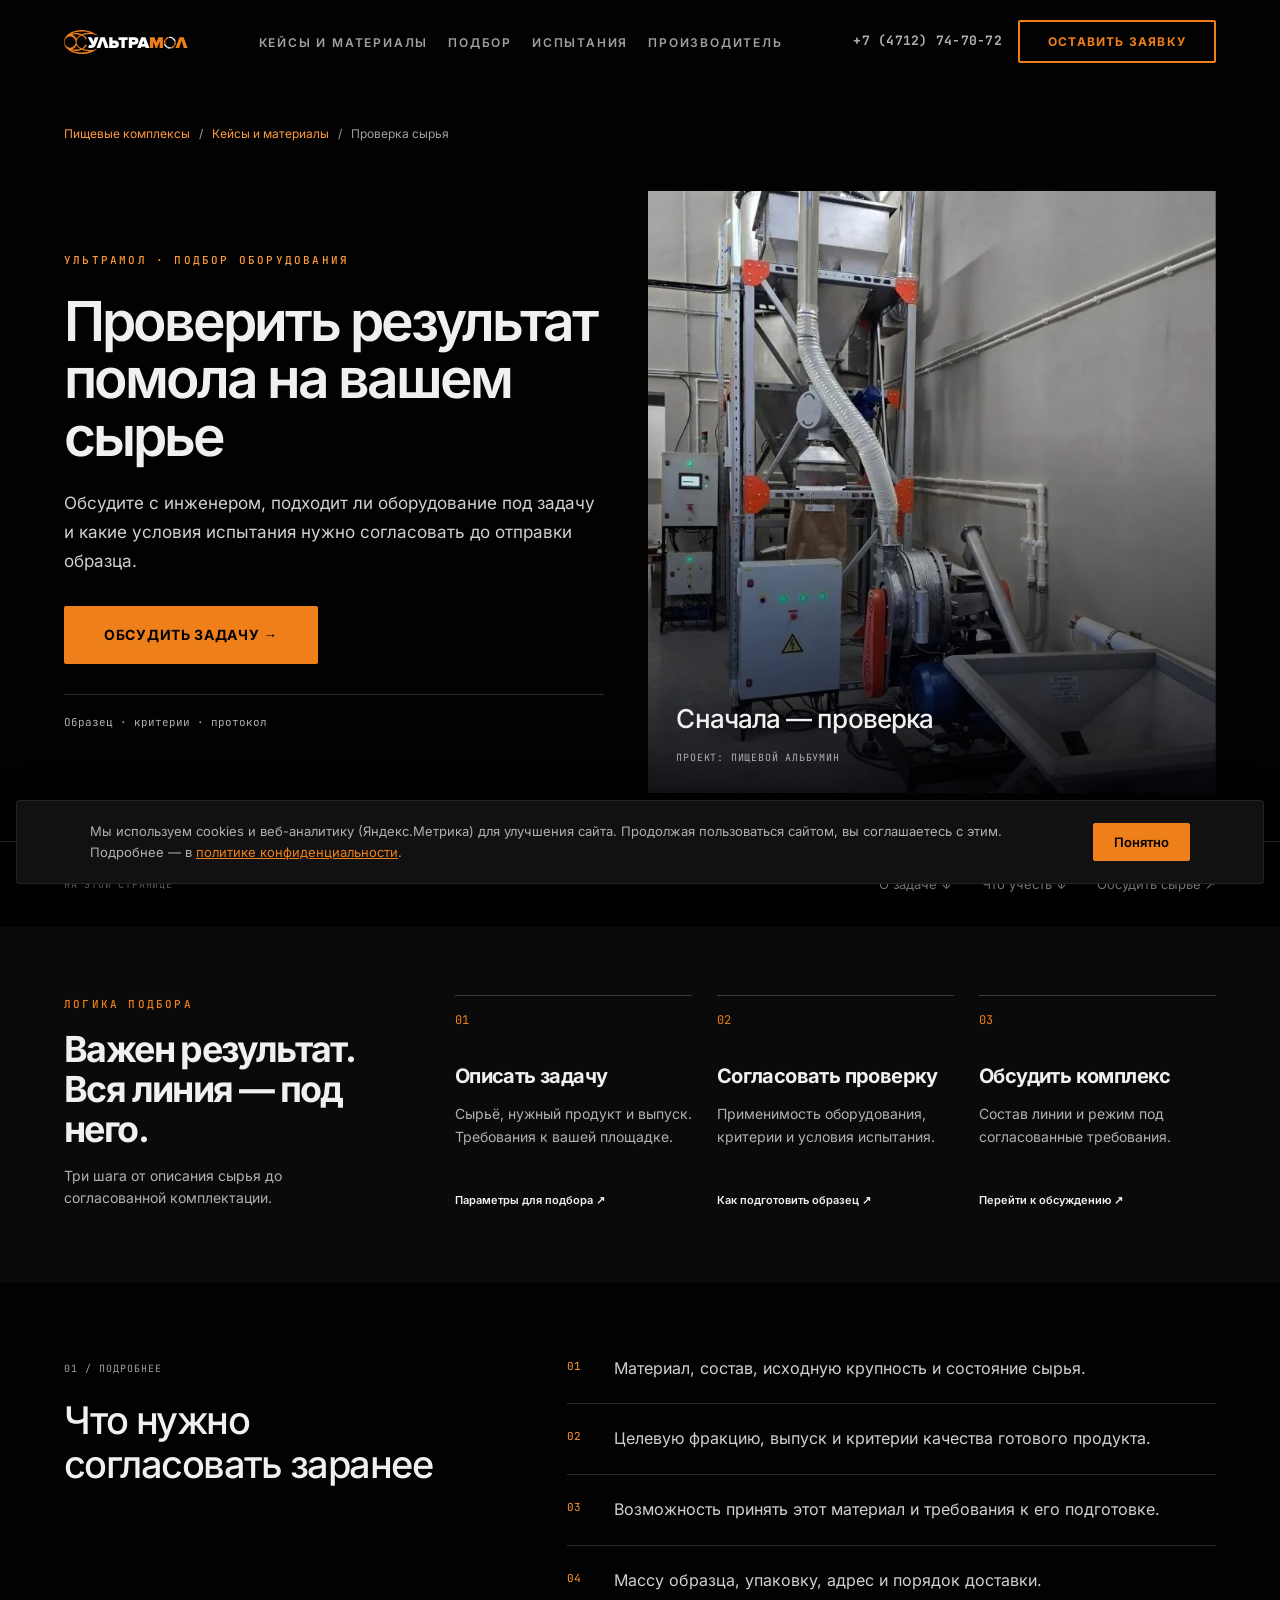
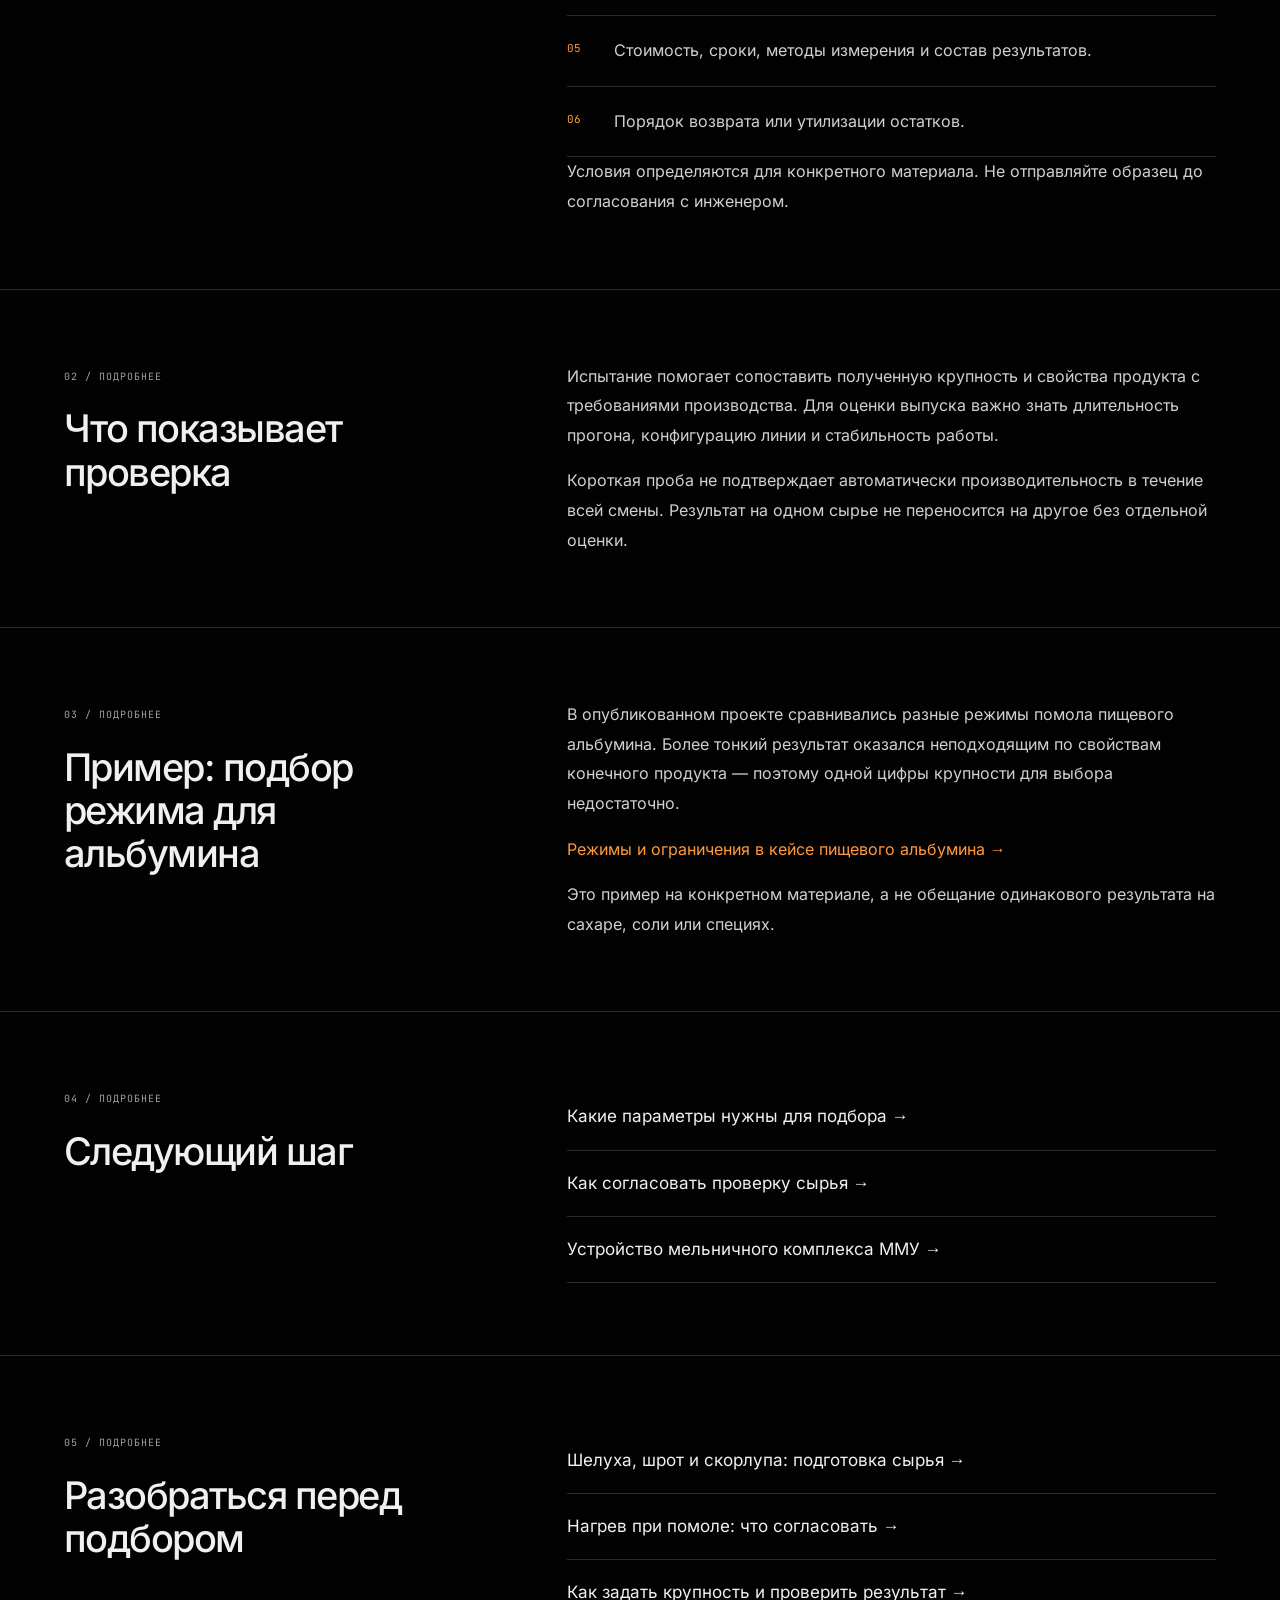
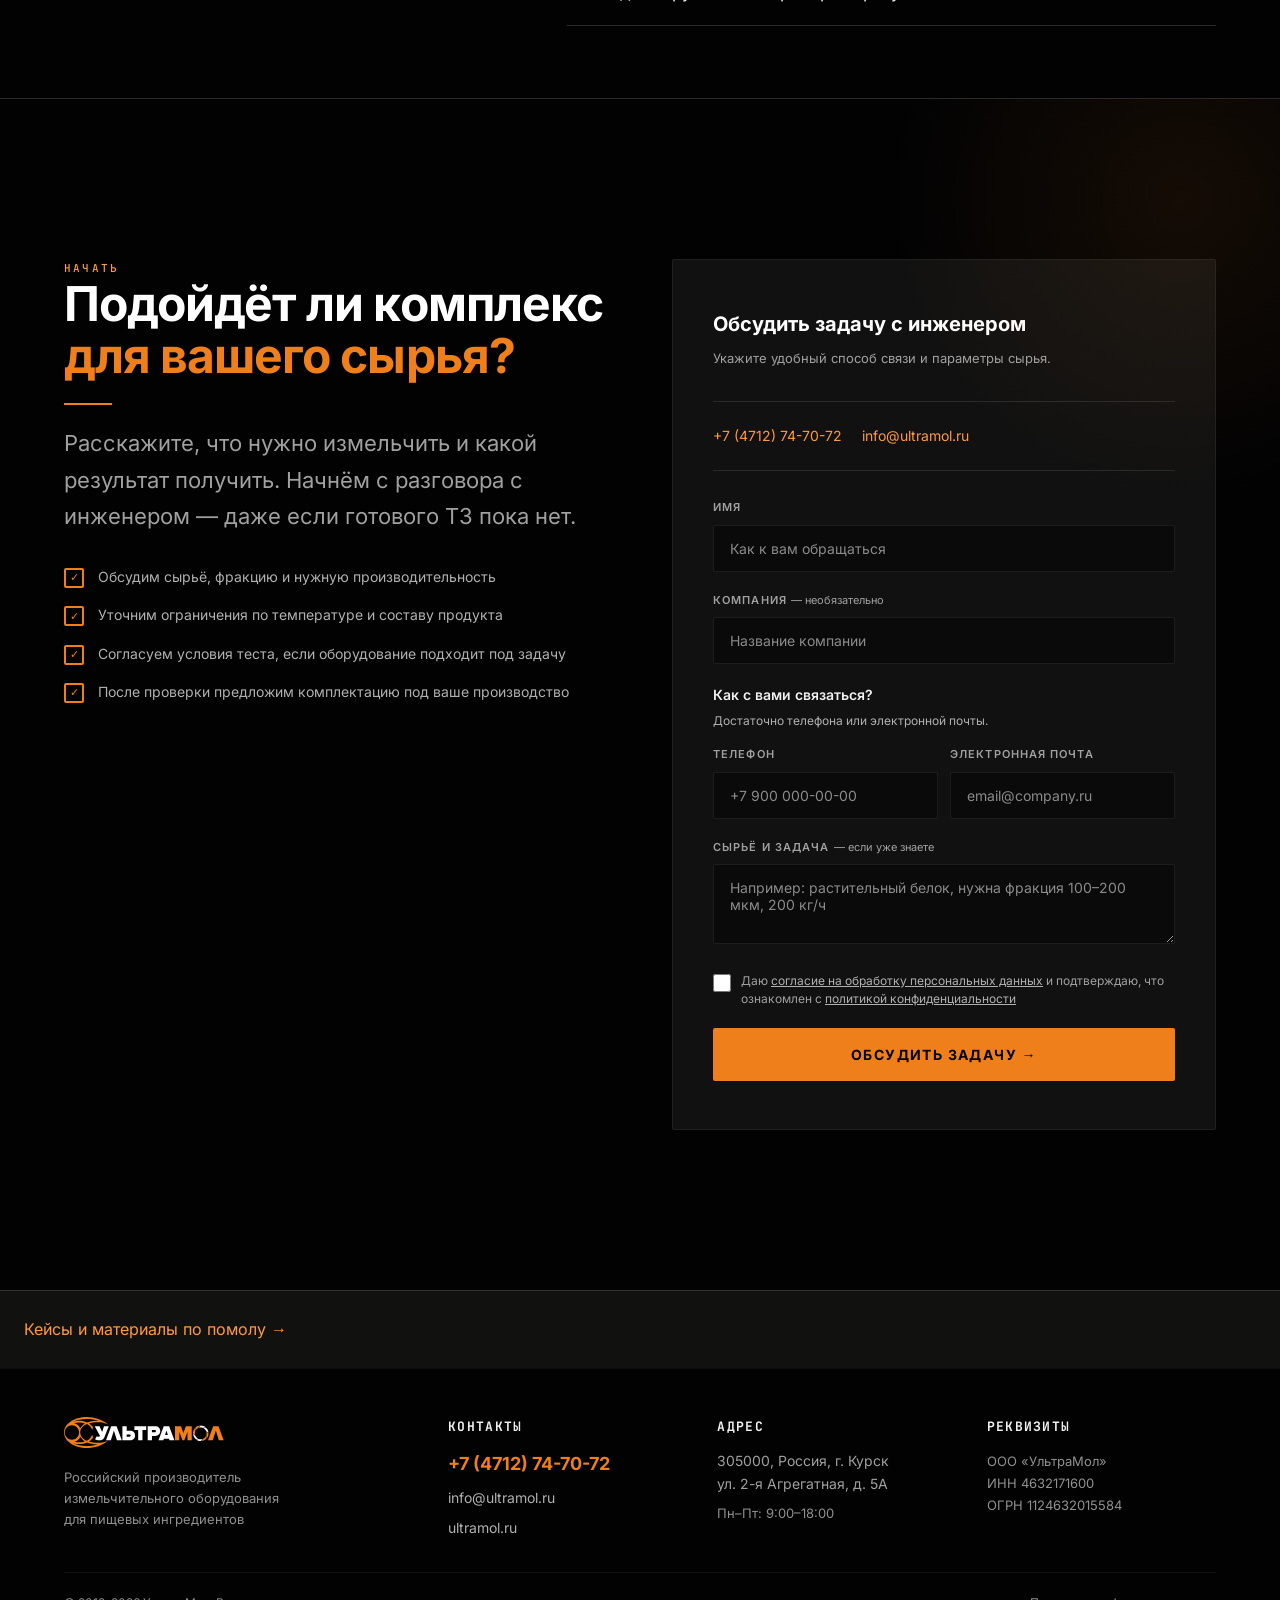
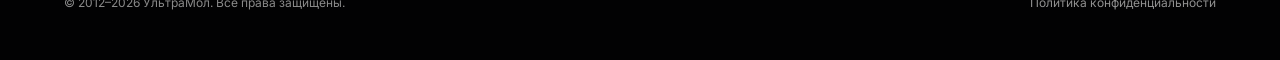
<file: ispytaniya/index.html>
<!doctype html>
<html lang="ru"><head><meta charset="UTF-8"><meta name="viewport" content="width=device-width, initial-scale=1">
<title>Пробный помол пищевого сырья — согласование испытания | УльтраМол</title><meta name="description" content="Как согласовать проверку сырья перед подбором мельничного комплекса: исходные данные, критерии результата и условия испытания."><link rel="canonical" href="https://pomol.ultramol.ru/ispytaniya/">
<meta property="og:type" content="website"><meta property="og:locale" content="ru_RU"><meta property="og:url" content="https://pomol.ultramol.ru/ispytaniya/"><meta property="og:title" content="Пробный помол пищевого сырья — согласование испытания | УльтраМол"><meta property="og:description" content="Как согласовать проверку сырья перед подбором мельничного комплекса: исходные данные, критерии результата и условия испытания."><meta property="og:image" content="https://pomol.ultramol.ru/assets/images/food-line-overview-graded.webp">
<link rel="icon" href="/favicon.ico"><link rel="stylesheet" href="/styles.css?v=20261110visual"><link rel="stylesheet" href="/seo.css?v=20261110d"><script src="/app.js?v=20261110b" defer></script>
<script type="application/ld+json">{"@context": "https://schema.org", "@graph": [{"@type": "Organization", "@id": "https://pomol.ultramol.ru/#org", "name": "УльтраМол", "legalName": "ООО «УльтраМол»", "url": "https://www.ultramol.ru/", "telephone": "+7 (4712) 74-70-72", "email": "info@ultramol.ru"}, {"@type": "WebPage", "@id": "https://pomol.ultramol.ru/ispytaniya/#page", "url": "https://pomol.ultramol.ru/ispytaniya/", "name": "Пробный помол пищевого сырья — согласование испытания | УльтраМол", "description": "Как согласовать проверку сырья перед подбором мельничного комплекса: исходные данные, критерии результата и условия испытания.", "inLanguage": "ru", "publisher": {"@id": "https://pomol.ultramol.ru/#org"}}, {"@type": "BreadcrumbList", "itemListElement": [{"@type": "ListItem", "position": 1, "name": "Пищевые мельничные комплексы", "item": "https://pomol.ultramol.ru/"}, {"@type": "ListItem", "position": 2, "name": "Кейсы и материалы", "item": "https://pomol.ultramol.ru/materialy/"}, {"@type": "ListItem", "position": 3, "name": "Проверка сырья", "item": "https://pomol.ultramol.ru/ispytaniya/"}]}]}</script><link rel="stylesheet" href="/visual.css?v=20261110b"><script src="/visual.js?v=20261110a" defer></script><noscript><style>#contact-form{display:none}.reveal{opacity:1;transform:none}</style></noscript></head><body class="visual-page"><a class="skip-link" href="#main">Перейти к содержанию</a><div id="scroll-progress" class="scroll-progress" aria-hidden="true"></div><header>
      <nav class="nav" id="nav" aria-label="Основная навигация">
        <div class="container nav-inner">
          <a href="/" class="nav-logo" aria-label="УльтраМол — на главную"
            ><svg
              width="160"
              height="31"
              viewBox="0 0 160 31"
              fill="none"
              xmlns="http://www.w3.org/2000/svg"
            >
              <path
                d="M148.807 23.3L151.829 13.4558L154.852 23.3H159.658L154.495 9.29999H149.163L144 23.3H148.807Z"
                fill="#EF7F1A"
              />
              <path
                fill-rule="evenodd"
                clip-rule="evenodd"
                d="M139.256 21.7507C139.001 22.1562 138.63 22.703 138.187 23.215C137.914 23.5312 137.613 23.8344 137.294 24.0838C139.038 23.9874 140.746 23.3153 142.097 22.0392C142.273 21.5068 142.3 20.8758 142.257 20.266C142.226 19.8178 142.157 19.3815 142.082 19.0027C141.807 19.5704 141.433 20.0996 140.963 20.5698C140.455 21.0785 139.875 21.4707 139.256 21.7507Z"
                fill="#EF7F1A"
              />
              <path
                fill-rule="evenodd"
                clip-rule="evenodd"
                d="M142.308 14.4193C142.786 15.7456 142.78 17.2011 142.29 18.5099C142.398 18.9771 142.524 19.5979 142.569 20.2451C142.6 20.6976 142.597 21.1651 142.525 21.6017C143.843 20.1477 144.506 18.3234 144.5 16.4698C144.235 15.9886 143.787 15.5308 143.307 15.1342C142.971 14.8561 142.623 14.6241 142.308 14.4193Z"
                fill="#EF7F1A"
              />
              <path
                fill-rule="evenodd"
                clip-rule="evenodd"
                d="M142.094 13.8999C142.497 14.1443 143.016 14.488 143.506 14.8935C143.861 15.1874 144.195 15.4987 144.465 15.8488C144.321 14.0561 143.646 12.1999 142.179 10.9115C141.647 10.7511 141.014 10.7498 140.403 10.8162C139.991 10.8609 139.599 10.9418 139.243 11.0207C139.839 11.3082 140.399 11.7001 140.895 12.1963C141.404 12.7063 141.804 13.2843 142.094 13.8999Z"
                fill="#FEFEFE"
              />
              <path
                fill-rule="evenodd"
                clip-rule="evenodd"
                d="M138.75 10.8101C139.199 10.7021 139.77 10.571 140.37 10.5059C140.808 10.4583 141.281 10.4409 141.733 10.5003C140.367 9.19972 138.54 8.63601 136.777 8.59998C136.334 8.86044 135.916 9.26069 135.543 9.69137C135.239 10.0431 134.974 10.4135 134.754 10.7399C136.043 10.3011 137.461 10.3252 138.75 10.8101Z"
                fill="#FEFEFE"
              />
              <path
                fill-rule="evenodd"
                clip-rule="evenodd"
                d="M131.427 13.6886C131.721 13.1395 132.063 12.5921 132.527 12.1279C133.039 11.6158 133.624 11.2194 134.248 10.9389C134.503 10.5334 134.865 9.99936 135.308 9.48735C135.583 9.169 135.886 8.86398 136.207 8.61353C134.461 8.70487 132.761 9.36524 131.406 10.6379C131.222 11.1756 131.194 11.8169 131.237 12.4364C131.268 12.8802 131.353 13.3124 131.427 13.6886Z"
                fill="#EF7F1A"
              />
              <path
                fill-rule="evenodd"
                clip-rule="evenodd"
                d="M131.205 14.1825C131.097 13.7152 130.971 13.1043 130.926 12.4572C130.895 12.0176 130.9 11.5341 130.974 11.0863C129.652 12.5404 128.995 14.3883 129 16.2442C129.265 16.7243 129.709 17.1723 130.188 17.5681C130.524 17.8464 130.875 18.0938 131.189 18.2987C130.715 16.9783 130.739 15.5144 131.205 14.1825Z"
                fill="#EF7F1A"
              />
              <path
                fill-rule="evenodd"
                clip-rule="evenodd"
                d="M131.387 18.7914C130.986 18.5477 130.472 18.2089 129.988 17.8087C129.635 17.516 129.296 17.1894 129.026 16.841C129.168 18.6368 129.895 20.3919 131.277 21.7754C131.816 21.9478 132.465 21.9541 133.092 21.8861C133.503 21.8414 133.908 21.7633 134.264 21.6843C133.662 21.3962 133.096 21.0018 132.595 20.5016C132.085 19.9914 131.677 19.405 131.387 18.7914Z"
                fill="#FEFEFE"
              />
              <path
                fill-rule="evenodd"
                clip-rule="evenodd"
                d="M134.745 21.8887C134.294 22 133.732 22.1304 133.125 22.1964C132.678 22.2449 132.207 22.2648 131.774 22.2107C133.206 23.4361 134.96 24.0679 136.722 24.1C137.162 23.8393 137.582 23.4385 137.952 23.0109C138.258 22.6566 138.53 22.2839 138.751 21.9556C137.46 22.3986 136.038 22.3737 134.745 21.8887Z"
                fill="#FEFEFE"
              />
              <path
                d="M127.75 23.27H123.478V14.8531L120.327 23.27H118.423L115.272 14.8531V23.27H111V9.27002H116.901L119.375 15.9866L121.849 9.27002H127.75V23.27Z"
                fill="#EF7F1A"
              />
              <path
                d="M110.4 23.35H105.519L105.008 21.707H99.8923L99.3809 23.35H94.5L99.7432 9.29999H105.157L110.4 23.35ZM103.857 17.9996L102.45 13.4707L101.043 17.9996H103.857Z"
                fill="#FEFEFE"
              />
              <path
                fill-rule="evenodd"
                clip-rule="evenodd"
                d="M87.9573 23.3H83.7V9.29999H91.2032C92.7909 9.29999 94.031 9.75824 94.9232 10.6747C95.8154 11.5912 96.2615 12.7352 96.2615 14.1066C96.2615 15.4639 95.8154 16.6008 94.9232 17.5173C94.031 18.434 92.7909 18.8921 91.2032 18.8921H87.9573V23.3ZM91.5825 14.9147C91.3437 15.1036 91.0346 15.1979 90.6553 15.1979H87.9573V12.9941H90.6553C91.0346 12.9941 91.3437 13.0885 91.5825 13.2774C91.8214 13.4664 91.9409 13.7427 91.9409 14.1066C91.9409 14.4564 91.8214 14.7258 91.5825 14.9147Z"
                fill="#FEFEFE"
              />
              <path
                d="M74.1861 23.32H78.4589V12.9773H82.2239V9.27002H70.3999V12.9773H74.1861V23.32Z"
                fill="#FEFEFE"
              />
              <path
                fill-rule="evenodd"
                clip-rule="evenodd"
                d="M58.3999 9.29999H62.6873V13.7234H65.956C67.5549 13.7234 68.8036 14.1834 69.702 15.1032C70.6006 16.0231 71.0499 17.164 71.0499 18.5262C71.0499 19.9024 70.6006 21.0505 69.702 21.9702C68.8036 22.89 67.5549 23.35 65.956 23.35H58.3999V9.29999ZM62.6873 17.4308H65.4041C65.7862 17.4308 66.0974 17.5256 66.338 17.7152C66.5784 17.9047 66.6989 18.1751 66.6989 18.5262C66.6989 18.8912 66.5784 19.1686 66.338 19.3582C66.0974 19.5478 65.7862 19.6426 65.4041 19.6426H62.6873V17.4308Z"
                fill="#FEFEFE"
              />
              <path
                d="M42 23.35H46.8438L49.8896 13.4707L52.9354 23.35H57.7792L52.5759 9.29999H47.2033L42 23.35Z"
                fill="#FEFEFE"
              />
              <path
                d="M31.0633 22.2251C32.0502 22.9785 33.3764 23.3 35.0118 23.3C37.4369 23.3 39.5201 22.5778 40.3562 20.4547C41.1924 18.3317 44.75 9.29999 44.75 9.29999H39.9703L38.131 14.9714L35.5297 9.29999H30.75L36.0333 19.1153C35.7371 19.5617 35.2648 19.7849 34.6164 19.7849C34.0241 19.7849 33.4179 19.5757 32.7974 19.1572L31.0633 22.2251Z"
                fill="#FEFEFE"
              />
              <path
                fill-rule="evenodd"
                clip-rule="evenodd"
                d="M29.2946 20.4941C28.258 21.9561 26.4649 23.4946 24.8475 24.4958C30.3872 26.3884 39.7203 26.5589 43.7542 23.4556C39.293 28.4816 29.967 31 22.8723 31C10.2403 31 0 24.0605 0 15.4999C0 6.93946 10.2403 0 22.8723 0C29.9297 0 39.8823 2.97362 43.7108 7.4585C38.8564 4.15773 30.0528 4.94824 24.8565 6.41444C26.5351 7.44969 28.1815 8.8468 29.2111 10.3632C28.8746 10.9115 28.3843 11.9703 28.2024 12.8909C27.3608 10.4682 25.2514 8.07697 22.8662 7.1165C18.7622 8.85069 16.2539 11.8929 16.2539 15.412C16.2539 18.9312 18.7737 22.0558 22.878 23.79C25.137 22.8324 27.2592 20.0664 28.2203 17.7412C28.3648 18.4413 28.7956 19.6761 29.2946 20.4941ZM7.92208 8.35177C11.8945 8.35177 15.1145 11.6194 15.1145 15.5919C15.1145 19.5643 11.8945 22.7843 7.92208 22.7843C3.94972 22.7843 0.729416 19.5643 0.729416 15.5919C0.729416 11.6194 3.94972 8.35177 7.92208 8.35177ZM10.326 24.8193C13.7584 25.6553 17.4709 25.4653 20.8647 24.4861C18.8785 23.2536 17.3069 21.6482 16.3334 19.8107C15.1465 22.2219 12.9693 24.4851 10.326 24.8193ZM10.2829 6.16158C13.9503 5.14827 17.2025 5.35849 20.8766 6.41915C18.8249 7.66873 17.2292 9.34293 16.26 11.243C14.9572 8.75321 13.2667 6.7136 10.2829 6.16158ZM34.6624 27.1825C31.2256 28.3928 27.1747 28.9142 22.8723 28.9142C17.3624 28.9142 12.3559 27.8068 8.40725 25.9036C10.4458 26.6699 12.7771 27.1005 15.2042 27.1005C17.9977 27.1005 20.6163 26.5303 22.8698 25.5343C26.1356 26.778 31.5781 27.8359 34.6624 27.1825ZM34.6856 3.77018C31.247 2.54316 27.134 2.08598 22.8723 2.08598C17.8282 2.08598 12.9561 3.13039 9.17436 4.75231C11.0246 4.14738 13.0629 3.81211 15.2042 3.81211C17.9964 3.81211 20.612 4.42642 22.865 5.42161C27.5949 3.60702 32.4368 3.47601 34.6856 3.77018Z"
                fill="#EF7F1A"
              /></svg
          ></a>
          <ul class="nav-links" id="nav-links"><li><a href="/materialy/">Кейсы и материалы</a></li><li><a href="/podbor/">Подбор</a></li><li><a href="/ispytaniya/">Испытания</a></li><li><a href="/#about">Производитель</a></li></ul>
          <div class="nav-right">
            <a href="tel:+74712747072" class="nav-phone">+7 (4712) 74-70-72</a>
            <a href="#form" class="nav-cta" id="nav-cta">Оставить заявку</a>
            <button class="burger" aria-label="Меню" aria-expanded="false">
              <span></span>
              <span></span>
              <span></span>
            </button>
          </div>
        </div>
      </nav>
    </header><main id="main" tabindex="-1"><section class="seo-hero" id="hero"><div class="container"><nav class="seo-breadcrumb" aria-label="Хлебные крошки"><a href="/">Пищевые комплексы</a><span aria-hidden="true"> / </span><a href="/materialy/">Кейсы и материалы</a><span aria-hidden="true"> / </span><span>Проверка сырья</span></nav><div class="visual-hero-grid"><div class="visual-hero-copy"><p class="label">УльтраМол · Подбор оборудования</p><h1>Проверить результат помола на вашем сырье</h1><p class="seo-lead">Обсудите с инженером, подходит ли оборудование под задачу и какие условия испытания нужно согласовать до отправки образца.</p><a class="btn-primary" href="#form">Обсудить задачу →</a><p class="visual-hero-meta">Образец · критерии · протокол</p></div><figure class="visual-hero-image"><img src="/assets/images/food-line-overview-graded.webp" width="1280" height="853" alt="Пищевой комплекс УльтраМол в проекте по помолу альбумина" fetchpriority="high" loading="eager" decoding="async"><figcaption><span>Сначала — проверка</span><small>Проект: пищевой альбумин</small></figcaption></figure></div></div></section><nav class="visual-jumps container" aria-label="На этой странице"><span>На этой странице</span><a href="#chapter-1">О задаче ↓</a><a href="#chapter-2">Что учесть ↓</a><a href="#form">Обсудить сырьё ↗</a></nav><section class="visual-process"><div class="container"><div class="visual-process-heading"><p class="label">Логика подбора</p><h2>Важен результат.<br>Вся линия — под него.</h2><p>Три шага от описания сырья до согласованной комплектации.</p></div><div class="process-steps"><a href="/podbor/"><span class="step-number">01</span><h3>Описать задачу</h3><p>Сырьё, нужный продукт и выпуск. Требования к вашей площадке.</p><span class="step-link">Параметры для подбора ↗</span></a><a href="/ispytaniya/"><span class="step-number">02</span><h3>Согласовать проверку</h3><p>Применимость оборудования, критерии и условия испытания.</p><span class="step-link">Как подготовить образец ↗</span></a><a href="#form"><span class="step-number">03</span><h3>Обсудить комплекс</h3><p>Состав линии и режим под согласованные требования.</p><span class="step-link">Перейти к обсуждению ↗</span></a></div></div></section><section class="seo-section" id="chapter-1"><div class="container visual-reading"><div class="visual-section-title"><span class="visual-overline">01 / Подробнее</span><h2>Что нужно согласовать заранее</h2></div><div class="seo-reading visual-section-body"><ol><li>Материал, состав, исходную крупность и состояние сырья.</li><li>Целевую фракцию, выпуск и критерии качества готового продукта.</li><li>Возможность принять этот материал и требования к его подготовке.</li><li>Массу образца, упаковку, адрес и порядок доставки.</li><li>Стоимость, сроки, методы измерения и состав результатов.</li><li>Порядок возврата или утилизации остатков.</li></ol><p>Условия определяются для конкретного материала. Не отправляйте образец до согласования с инженером.</p></div></div></section><section class="seo-section" id="chapter-2"><div class="container visual-reading"><div class="visual-section-title"><span class="visual-overline">02 / Подробнее</span><h2>Что показывает проверка</h2></div><div class="seo-reading visual-section-body"><p>Испытание помогает сопоставить полученную крупность и свойства продукта с требованиями производства. Для оценки выпуска важно знать длительность прогона, конфигурацию линии и стабильность работы.</p><p>Короткая проба не подтверждает автоматически производительность в течение всей смены. Результат на одном сырье не переносится на другое без отдельной оценки.</p></div></div></section><section class="seo-section" id="chapter-3"><div class="container visual-reading"><div class="visual-section-title"><span class="visual-overline">03 / Подробнее</span><h2>Пример: подбор режима для альбумина</h2></div><div class="seo-reading visual-section-body"><p>В опубликованном проекте сравнивались разные режимы помола пищевого альбумина. Более тонкий результат оказался неподходящим по свойствам конечного продукта — поэтому одной цифры крупности для выбора недостаточно.</p><p><a href="https://www.ultramol.ru/novosti/sobytiya/pomol-pishchevogo-albumina/">Режимы и ограничения в кейсе пищевого альбумина →</a></p><p>Это пример на конкретном материале, а не обещание одинакового результата на сахаре, соли или специях.</p></div></div></section><section class="seo-section visual-links" id="chapter-4"><div class="container visual-reading"><div class="visual-section-title"><span class="visual-overline">04 / Подробнее</span><h2>Следующий шаг</h2></div><div class="seo-reading visual-section-body"><p><a href="/podbor/">Какие параметры нужны для подбора →</a></p><p><a href="/ispytaniya/">Как согласовать проверку сырья →</a></p><p><a href="https://www.ultramol.ru/produktsiya/izmelchitelnoe-oborudovanie/molotkovaya-rotorno-vikhrevaya-melnitsa-serii-mmu-/">Устройство мельничного комплекса ММУ →</a></p></div></div></section><!-- seo-stage2-related --><section class="seo-section visual-links" id="chapter-5"><div class="container visual-reading"><div class="visual-section-title"><span class="visual-overline">05 / Подробнее</span><h2>Разобраться перед подбором</h2></div><div class="seo-reading visual-section-body"><p><a href="/primenenie/rastitelnoe-syre/">Шелуха, шрот и скорлупа: подготовка сырья →</a></p><p><a href="/baza-znaniy/pomol-i-nagrev/">Нагрев при помоле: что согласовать →</a></p><p><a href="/baza-znaniy/krupnost-pomola/">Как задать крупность и проверить результат →</a></p></div></div></section><!-- /seo-stage2-related --><section class="cta-section" id="form">
        <div class="container">
          <div class="cta-inner">
            <div class="cta-text reveal">
              <div class="label">Начать</div>
              <h2 class="heading">
                Подойдёт ли комплекс<br />
                <em class="em-orange">для вашего сырья?</em>
              </h2>
              <div class="section-divider"></div>
              <p class="subheading">
                Расскажите, что нужно измельчить и какой результат получить.
                Начнём с разговора с инженером — даже если готового ТЗ пока нет.
              </p>

              <div class="cta-benefits">
                <div class="cta-benefit">
                  <span class="check-icon">✓</span>
                  <span>Обсудим сырьё, фракцию и нужную производительность</span>
                </div>
                <div class="cta-benefit">
                  <span class="check-icon">✓</span>
                  <span>Уточним ограничения по температуре и составу продукта</span>
                </div>
                <div class="cta-benefit">
                  <span class="check-icon">✓</span>
                  <span>Согласуем условия теста, если оборудование подходит под задачу</span>
                </div>
                <div class="cta-benefit">
                  <span class="check-icon">✓</span>
                  <span
                    >После проверки предложим комплектацию под ваше производство</span
                  >
                </div>
              </div>
            </div>

            <div class="form-card reveal reveal-d1">
              <h3>Обсудить задачу с инженером</h3>
              <p class="form-sub">Укажите удобный способ связи и параметры сырья.</p>
              <div class="form-direct-contact" aria-label="Связаться напрямую"><a href="tel:+74712747072">+7 (4712) 74-70-72</a><a href="mailto:info@ultramol.ru">info@ultramol.ru</a></div><noscript><p class="form-no-js">Для отправки формы нужен JavaScript. Вы можете позвонить или написать нам по контактам выше.</p></noscript><form id="contact-form">
                <div class="form-group">
                  <label for="name">Имя</label>
                  <input
                    type="text"
                    id="name"
                    name="name"
                    placeholder="Как к вам обращаться"
                    required
                    aria-required="true"
                    autocomplete="name"
                  />
                </div>
                <div class="form-group">
                  <label for="company">Компания <span class="field-optional">— необязательно</span></label>
                  <input
                    type="text"
                    id="company"
                    name="company"
                    placeholder="Название компании"
                    autocomplete="organization"
                  />
                </div>
                <fieldset class="form-contacts" aria-describedby="contact-hint">
                  <legend>Как с вами связаться?</legend>
                  <p class="contact-hint" id="contact-hint">Достаточно телефона или электронной почты.</p>
                  <div class="form-contact-grid">
                <div class="form-group">
                  <label for="phone">Телефон</label>
                  <input
                    type="tel"
                    id="phone"
                    name="phone"
                    placeholder="+7 900 000-00-00"
                    inputmode="tel"
                    autocomplete="tel"
                    aria-describedby="contact-hint"
                    maxlength="30"
                  />
                </div>
                <div class="form-group">
                  <label for="email">Электронная почта</label>
                  <input
                    type="email"
                    id="email"
                    name="email"
                    placeholder="email@company.ru"
                    autocomplete="email"
                    aria-describedby="contact-hint"
                  />
                </div>
                  </div>
                </fieldset>
                <div class="form-group">
                  <label for="material">Сырьё и задача <span class="field-optional">— если уже знаете</span></label>
                  <textarea
                    id="material"
                    name="material"
                    placeholder="Например: растительный белок, нужна фракция 100–200 мкм, 200 кг/ч"
                  ></textarea>
                </div>
                <label class="form-consent">
                  <input
                    type="checkbox"
                    id="consent"
                    name="consent"
                    required
                    aria-required="true"
                  />
                  <span class="form-consent-text">
                    Даю
                    <a href="/consent.html" target="_blank" rel="noopener">согласие на обработку персональных данных</a>
                    и подтверждаю, что ознакомлен с
                    <a href="/privacy.html" target="_blank" rel="noopener">политикой конфиденциальности</a>
                  </span>
                </label>
                <button type="submit" class="form-submit">
                  Обсудить задачу →
                </button>
              </form>
            </div>
          </div>
        </div>
      </section></main><nav class="library-footer-link" aria-label="Материалы по помолу"><a href="/materialy/">Кейсы и материалы по помолу →</a></nav><footer class="footer">
      <div class="container">
        <div class="footer-grid">
          <div class="footer-col">
            <div class="footer-logo">
              <svg
                width="160"
                height="31"
                viewBox="0 0 160 31"
                fill="none"
                xmlns="http://www.w3.org/2000/svg"
              >
                <path
                  d="M148.807 23.3L151.829 13.4558L154.852 23.3H159.658L154.495 9.29999H149.163L144 23.3H148.807Z"
                  fill="#EF7F1A"
                />
                <path
                  fill-rule="evenodd"
                  clip-rule="evenodd"
                  d="M139.256 21.7507C139.001 22.1562 138.63 22.703 138.187 23.215C137.914 23.5312 137.613 23.8344 137.294 24.0838C139.038 23.9874 140.746 23.3153 142.097 22.0392C142.273 21.5068 142.3 20.8758 142.257 20.266C142.226 19.8178 142.157 19.3815 142.082 19.0027C141.807 19.5704 141.433 20.0996 140.963 20.5698C140.455 21.0785 139.875 21.4707 139.256 21.7507Z"
                  fill="#EF7F1A"
                />
                <path
                  fill-rule="evenodd"
                  clip-rule="evenodd"
                  d="M142.308 14.4193C142.786 15.7456 142.78 17.2011 142.29 18.5099C142.398 18.9771 142.524 19.5979 142.569 20.2451C142.6 20.6976 142.597 21.1651 142.525 21.6017C143.843 20.1477 144.506 18.3234 144.5 16.4698C144.235 15.9886 143.787 15.5308 143.307 15.1342C142.971 14.8561 142.623 14.6241 142.308 14.4193Z"
                  fill="#EF7F1A"
                />
                <path
                  fill-rule="evenodd"
                  clip-rule="evenodd"
                  d="M142.094 13.8999C142.497 14.1443 143.016 14.488 143.506 14.8935C143.861 15.1874 144.195 15.4987 144.465 15.8488C144.321 14.0561 143.646 12.1999 142.179 10.9115C141.647 10.7511 141.014 10.7498 140.403 10.8162C139.991 10.8609 139.599 10.9418 139.243 11.0207C139.839 11.3082 140.399 11.7001 140.895 12.1963C141.404 12.7063 141.804 13.2843 142.094 13.8999Z"
                  fill="#FEFEFE"
                />
                <path
                  fill-rule="evenodd"
                  clip-rule="evenodd"
                  d="M138.75 10.8101C139.199 10.7021 139.77 10.571 140.37 10.5059C140.808 10.4583 141.281 10.4409 141.733 10.5003C140.367 9.19972 138.54 8.63601 136.777 8.59998C136.334 8.86044 135.916 9.26069 135.543 9.69137C135.239 10.0431 134.974 10.4135 134.754 10.7399C136.043 10.3011 137.461 10.3252 138.75 10.8101Z"
                  fill="#FEFEFE"
                />
                <path
                  fill-rule="evenodd"
                  clip-rule="evenodd"
                  d="M131.427 13.6886C131.721 13.1395 132.063 12.5921 132.527 12.1279C133.039 11.6158 133.624 11.2194 134.248 10.9389C134.503 10.5334 134.865 9.99936 135.308 9.48735C135.583 9.169 135.886 8.86398 136.207 8.61353C134.461 8.70487 132.761 9.36524 131.406 10.6379C131.222 11.1756 131.194 11.8169 131.237 12.4364C131.268 12.8802 131.353 13.3124 131.427 13.6886Z"
                  fill="#EF7F1A"
                />
                <path
                  fill-rule="evenodd"
                  clip-rule="evenodd"
                  d="M131.205 14.1825C131.097 13.7152 130.971 13.1043 130.926 12.4572C130.895 12.0176 130.9 11.5341 130.974 11.0863C129.652 12.5404 128.995 14.3883 129 16.2442C129.265 16.7243 129.709 17.1723 130.188 17.5681C130.524 17.8464 130.875 18.0938 131.189 18.2987C130.715 16.9783 130.739 15.5144 131.205 14.1825Z"
                  fill="#EF7F1A"
                />
                <path
                  fill-rule="evenodd"
                  clip-rule="evenodd"
                  d="M131.387 18.7914C130.986 18.5477 130.472 18.2089 129.988 17.8087C129.635 17.516 129.296 17.1894 129.026 16.841C129.168 18.6368 129.895 20.3919 131.277 21.7754C131.816 21.9478 132.465 21.9541 133.092 21.8861C133.503 21.8414 133.908 21.7633 134.264 21.6843C133.662 21.3962 133.096 21.0018 132.595 20.5016C132.085 19.9914 131.677 19.405 131.387 18.7914Z"
                  fill="#FEFEFE"
                />
                <path
                  fill-rule="evenodd"
                  clip-rule="evenodd"
                  d="M134.745 21.8887C134.294 22 133.732 22.1304 133.125 22.1964C132.678 22.2449 132.207 22.2648 131.774 22.2107C133.206 23.4361 134.96 24.0679 136.722 24.1C137.162 23.8393 137.582 23.4385 137.952 23.0109C138.258 22.6566 138.53 22.2839 138.751 21.9556C137.46 22.3986 136.038 22.3737 134.745 21.8887Z"
                  fill="#FEFEFE"
                />
                <path
                  d="M127.75 23.27H123.478V14.8531L120.327 23.27H118.423L115.272 14.8531V23.27H111V9.27002H116.901L119.375 15.9866L121.849 9.27002H127.75V23.27Z"
                  fill="#EF7F1A"
                />
                <path
                  d="M110.4 23.35H105.519L105.008 21.707H99.8923L99.3809 23.35H94.5L99.7432 9.29999H105.157L110.4 23.35ZM103.857 17.9996L102.45 13.4707L101.043 17.9996H103.857Z"
                  fill="#FEFEFE"
                />
                <path
                  fill-rule="evenodd"
                  clip-rule="evenodd"
                  d="M87.9573 23.3H83.7V9.29999H91.2032C92.7909 9.29999 94.031 9.75824 94.9232 10.6747C95.8154 11.5912 96.2615 12.7352 96.2615 14.1066C96.2615 15.4639 95.8154 16.6008 94.9232 17.5173C94.031 18.434 92.7909 18.8921 91.2032 18.8921H87.9573V23.3ZM91.5825 14.9147C91.3437 15.1036 91.0346 15.1979 90.6553 15.1979H87.9573V12.9941H90.6553C91.0346 12.9941 91.3437 13.0885 91.5825 13.2774C91.8214 13.4664 91.9409 13.7427 91.9409 14.1066C91.9409 14.4564 91.8214 14.7258 91.5825 14.9147Z"
                  fill="#FEFEFE"
                />
                <path
                  d="M74.1861 23.32H78.4589V12.9773H82.2239V9.27002H70.3999V12.9773H74.1861V23.32Z"
                  fill="#FEFEFE"
                />
                <path
                  fill-rule="evenodd"
                  clip-rule="evenodd"
                  d="M58.3999 9.29999H62.6873V13.7234H65.956C67.5549 13.7234 68.8036 14.1834 69.702 15.1032C70.6006 16.0231 71.0499 17.164 71.0499 18.5262C71.0499 19.9024 70.6006 21.0505 69.702 21.9702C68.8036 22.89 67.5549 23.35 65.956 23.35H58.3999V9.29999ZM62.6873 17.4308H65.4041C65.7862 17.4308 66.0974 17.5256 66.338 17.7152C66.5784 17.9047 66.6989 18.1751 66.6989 18.5262C66.6989 18.8912 66.5784 19.1686 66.338 19.3582C66.0974 19.5478 65.7862 19.6426 65.4041 19.6426H62.6873V17.4308Z"
                  fill="#FEFEFE"
                />
                <path
                  d="M42 23.35H46.8438L49.8896 13.4707L52.9354 23.35H57.7792L52.5759 9.29999H47.2033L42 23.35Z"
                  fill="#FEFEFE"
                />
                <path
                  d="M31.0633 22.2251C32.0502 22.9785 33.3764 23.3 35.0118 23.3C37.4369 23.3 39.5201 22.5778 40.3562 20.4547C41.1924 18.3317 44.75 9.29999 44.75 9.29999H39.9703L38.131 14.9714L35.5297 9.29999H30.75L36.0333 19.1153C35.7371 19.5617 35.2648 19.7849 34.6164 19.7849C34.0241 19.7849 33.4179 19.5757 32.7974 19.1572L31.0633 22.2251Z"
                  fill="#FEFEFE"
                />
                <path
                  fill-rule="evenodd"
                  clip-rule="evenodd"
                  d="M29.2946 20.4941C28.258 21.9561 26.4649 23.4946 24.8475 24.4958C30.3872 26.3884 39.7203 26.5589 43.7542 23.4556C39.293 28.4816 29.967 31 22.8723 31C10.2403 31 0 24.0605 0 15.4999C0 6.93946 10.2403 0 22.8723 0C29.9297 0 39.8823 2.97362 43.7108 7.4585C38.8564 4.15773 30.0528 4.94824 24.8565 6.41444C26.5351 7.44969 28.1815 8.8468 29.2111 10.3632C28.8746 10.9115 28.3843 11.9703 28.2024 12.8909C27.3608 10.4682 25.2514 8.07697 22.8662 7.1165C18.7622 8.85069 16.2539 11.8929 16.2539 15.412C16.2539 18.9312 18.7737 22.0558 22.878 23.79C25.137 22.8324 27.2592 20.0664 28.2203 17.7412C28.3648 18.4413 28.7956 19.6761 29.2946 20.4941ZM7.92208 8.35177C11.8945 8.35177 15.1145 11.6194 15.1145 15.5919C15.1145 19.5643 11.8945 22.7843 7.92208 22.7843C3.94972 22.7843 0.729416 19.5643 0.729416 15.5919C0.729416 11.6194 3.94972 8.35177 7.92208 8.35177ZM10.326 24.8193C13.7584 25.6553 17.4709 25.4653 20.8647 24.4861C18.8785 23.2536 17.3069 21.6482 16.3334 19.8107C15.1465 22.2219 12.9693 24.4851 10.326 24.8193ZM10.2829 6.16158C13.9503 5.14827 17.2025 5.35849 20.8766 6.41915C18.8249 7.66873 17.2292 9.34293 16.26 11.243C14.9572 8.75321 13.2667 6.7136 10.2829 6.16158ZM34.6624 27.1825C31.2256 28.3928 27.1747 28.9142 22.8723 28.9142C17.3624 28.9142 12.3559 27.8068 8.40725 25.9036C10.4458 26.6699 12.7771 27.1005 15.2042 27.1005C17.9977 27.1005 20.6163 26.5303 22.8698 25.5343C26.1356 26.778 31.5781 27.8359 34.6624 27.1825ZM34.6856 3.77018C31.247 2.54316 27.134 2.08598 22.8723 2.08598C17.8282 2.08598 12.9561 3.13039 9.17436 4.75231C11.0246 4.14738 13.0629 3.81211 15.2042 3.81211C17.9964 3.81211 20.612 4.42642 22.865 5.42161C27.5949 3.60702 32.4368 3.47601 34.6856 3.77018Z"
                  fill="#EF7F1A"
                />
              </svg>
            </div>
            <p
              style="
                color: var(--gray-500);
                font-size: 13px;
                margin-top: 12px;
                line-height: 1.6;
              "
            >
              Российский производитель<br />измельчительного оборудования<br />для
              пищевых ингредиентов
            </p>
          </div>
          <div class="footer-col">
            <div
              style="
                font-weight: 600;
                color: var(--white);
                font-size: 13px;
                margin-bottom: 12px;
                text-transform: uppercase;
                letter-spacing: 0.1em;
                font-family: var(--mono);
              "
            >
              Контакты
            </div>
            <div
              style="
                display: flex;
                flex-direction: column;
                gap: 8px;
                font-size: 14px;
              "
            >
              <a
                href="tel:+74712747072"
                style="
                  color: var(--orange);
                  font-size: 18px;
                  font-weight: 700;
                  text-decoration: none;
                "
                >+7 (4712) 74-70-72</a
              >
              <a
                href="mailto:info@ultramol.ru"
                style="color: var(--gray-300); text-decoration: none"
                >info@ultramol.ru</a
              >
              <a
                href="https://www.ultramol.ru"
                target="_blank"
                rel="noopener noreferrer"
                style="color: var(--gray-300); text-decoration: none"
                >ultramol.ru</a
              >
            </div>
          </div>
          <div class="footer-col">
            <div
              style="
                font-weight: 600;
                color: var(--white);
                font-size: 13px;
                margin-bottom: 12px;
                text-transform: uppercase;
                letter-spacing: 0.1em;
                font-family: var(--mono);
              "
            >
              Адрес
            </div>
            <p
              style="color: var(--gray-400); font-size: 14px; line-height: 1.6"
            >
              305000, Россия, г. Курск<br />ул. 2-я Агрегатная, д. 5А
            </p>
            <p style="color: var(--gray-500); font-size: 13px; margin-top: 8px">
              Пн–Пт: 9:00–18:00
            </p>
          </div>
          <div class="footer-col">
            <div
              style="
                font-weight: 600;
                color: var(--white);
                font-size: 13px;
                margin-bottom: 12px;
                text-transform: uppercase;
                letter-spacing: 0.1em;
                font-family: var(--mono);
              "
            >
              Реквизиты
            </div>
            <p
              style="color: var(--gray-500); font-size: 13px; line-height: 1.7"
            >
              ООО «УльтраМол»<br />ИНН 4632171600<br />ОГРН 1124632015584
            </p>
          </div>
        </div>
        <div
          style="
            border-top: 1px solid rgba(255, 255, 255, 0.06);
            margin-top: 32px;
            padding-top: 20px;
            display: flex;
            justify-content: space-between;
            align-items: center;
            font-size: 12px;
            color: var(--gray-600);
          "
        >
          <span>&copy; 2012–2026 УльтраМол. Все права защищены.</span>
          <a href="/privacy.html" target="_blank" rel="noopener"
            style="color: var(--gray-500); text-decoration: none"
            >Политика конфиденциальности</a>
        </div>
      </div>
    </footer>

    <!-- ═══════════ COOKIE NOTICE (152-ФЗ информирование, Яндекс.Метрика) ═══════════ -->
    <div
      id="cookie-banner"
      class="cookie-banner"
      role="region"
      aria-label="Уведомление об использовании файлов cookie"
      hidden
    >
      <div class="cookie-banner-inner">
        <p class="cookie-banner-text">
          Мы используем cookies и веб-аналитику (Яндекс.Метрика) для улучшения
          сайта. Продолжая пользоваться сайтом, вы соглашаетесь с этим. Подробнее — в
          <a href="/privacy.html" target="_blank" rel="noopener">политике конфиденциальности</a>.
        </p>
        <div class="cookie-banner-actions">
          <button type="button" class="cookie-btn cookie-btn-accept" id="cookie-accept">Понятно</button>
        </div>
      </div>
    </div>

  </body></html>
</file>
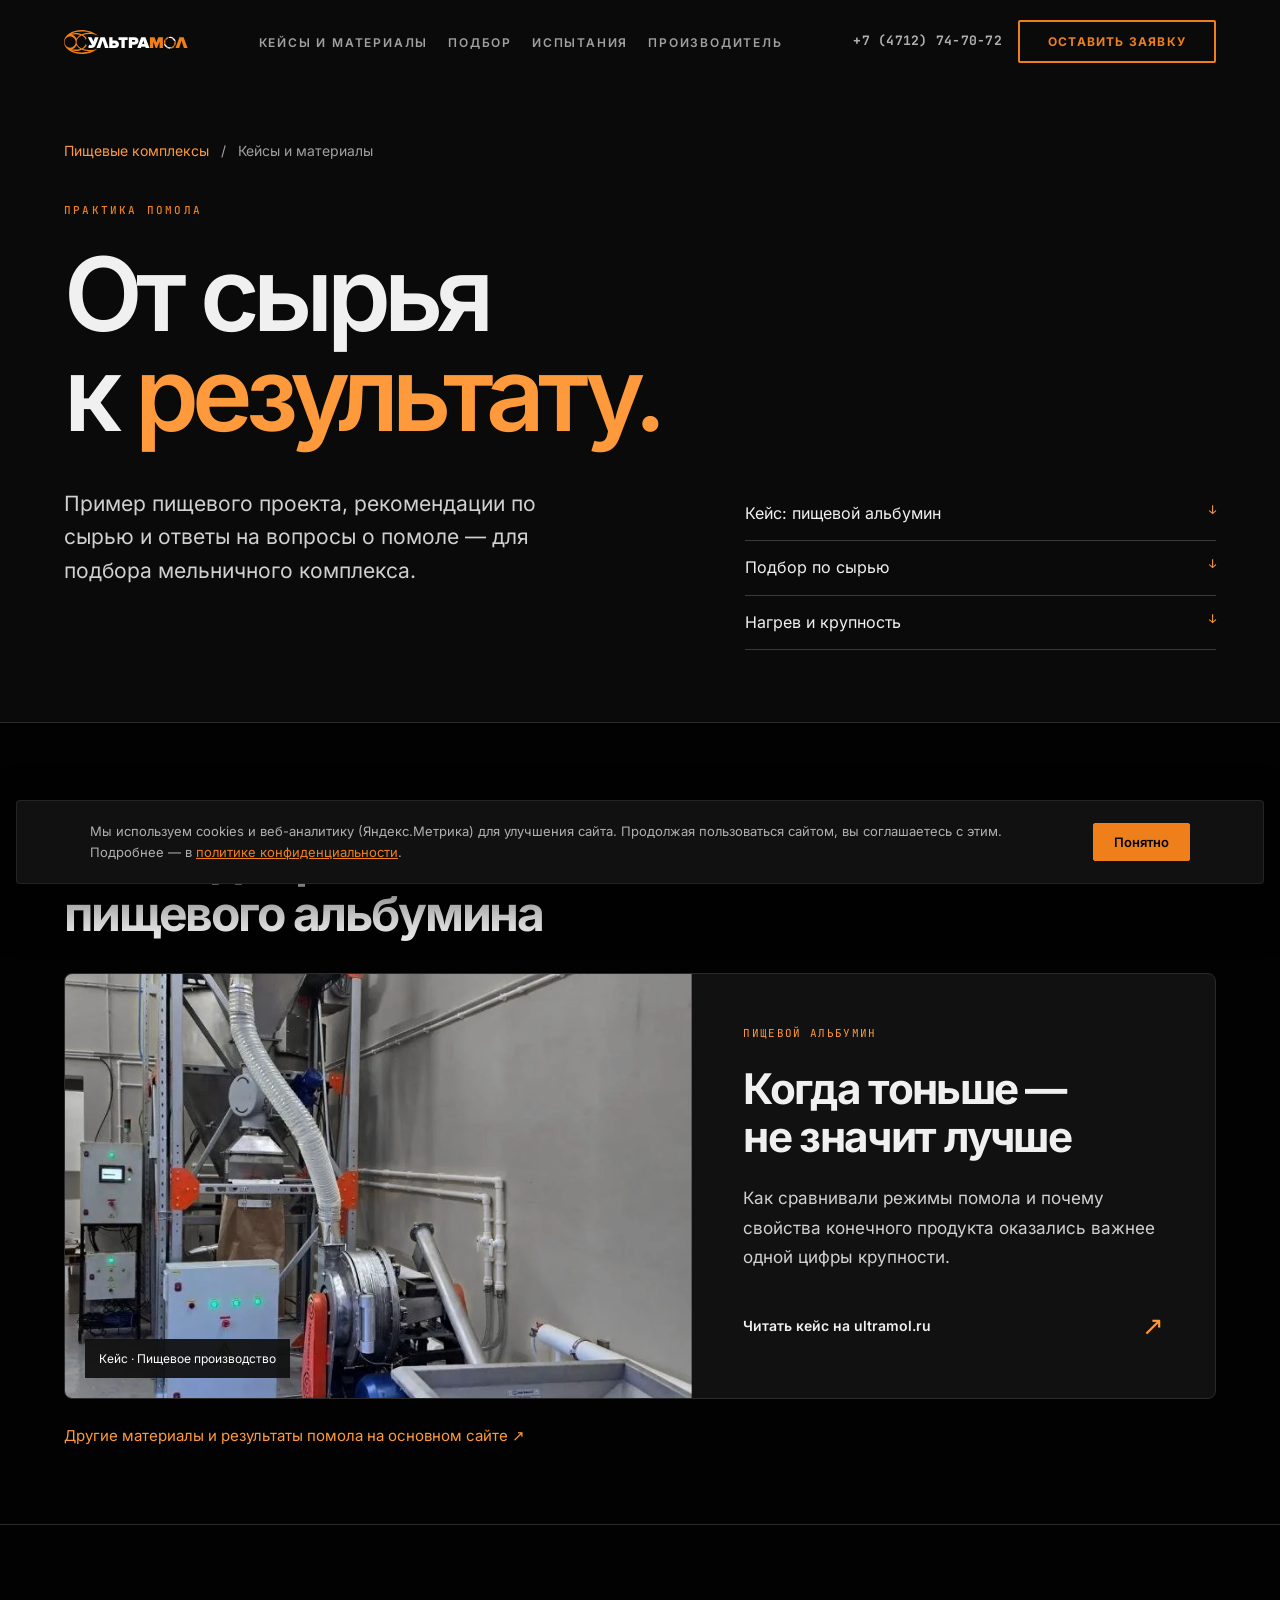
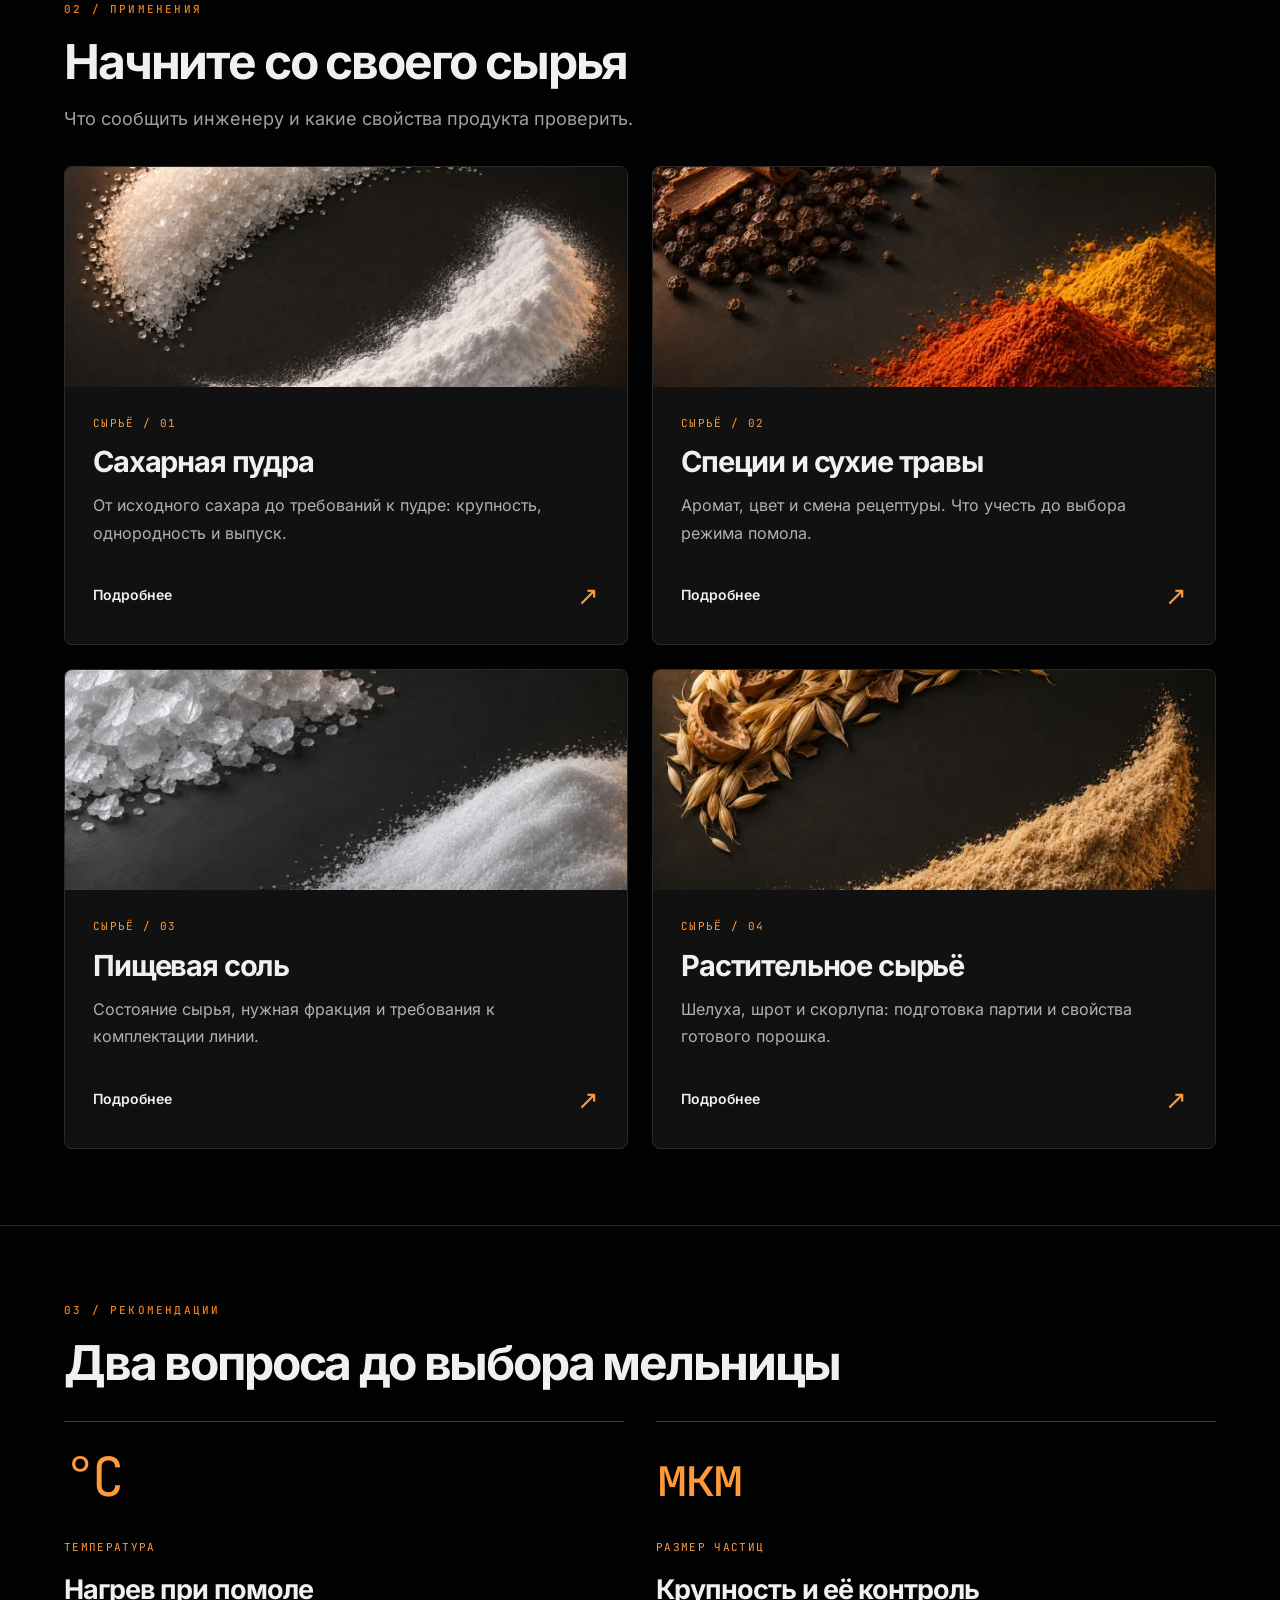
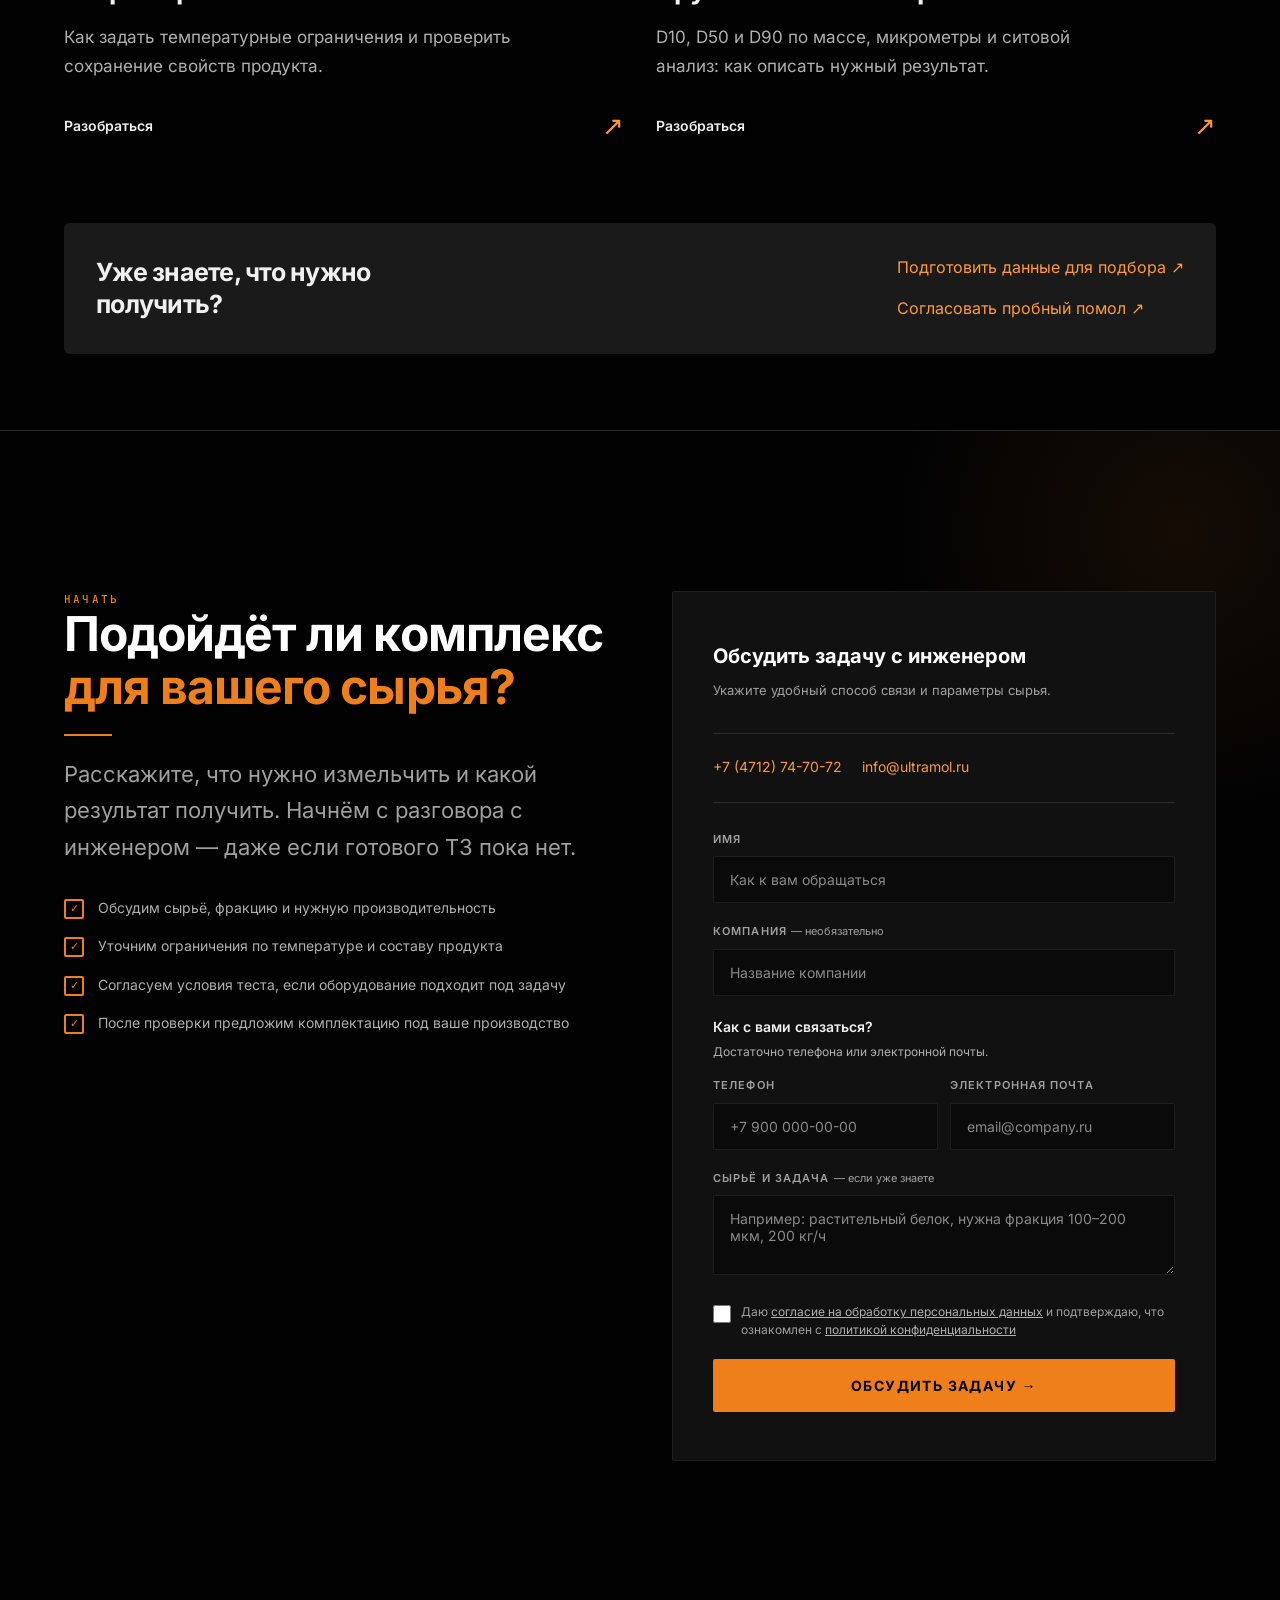
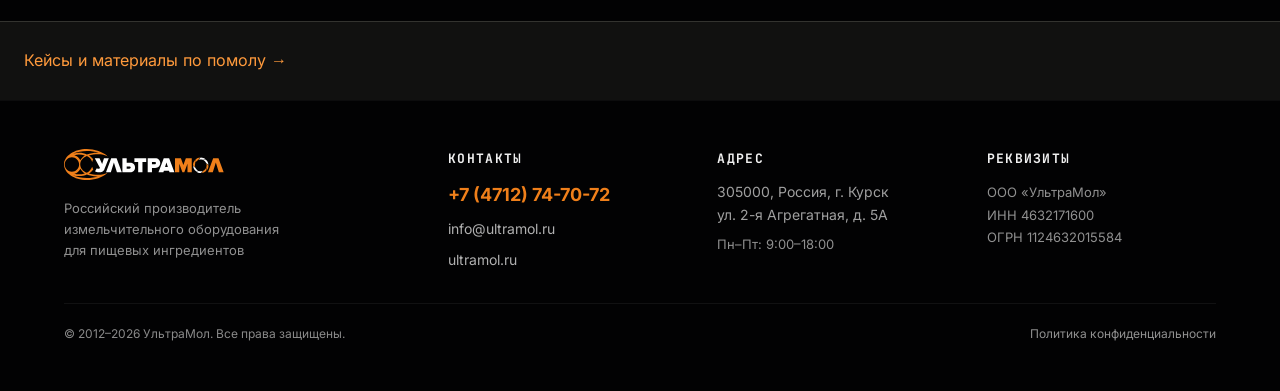
<file: materialy/index.html>
<!doctype html>
<html lang="ru"><head><meta charset="UTF-8"><meta name="viewport" content="width=device-width, initial-scale=1">
<title>Кейсы и материалы по промышленному помолу | УльтраМол</title><meta name="description" content="Кейс пищевого альбумина, рекомендации по сырью и подбору мельницы: сахар, специи, соль, растительное сырьё, нагрев и контроль крупности."><link rel="canonical" href="https://pomol.ultramol.ru/materialy/">
<meta property="og:type" content="website"><meta property="og:locale" content="ru_RU"><meta property="og:url" content="https://pomol.ultramol.ru/materialy/"><meta property="og:title" content="Кейсы и материалы по промышленному помолу | УльтраМол"><meta property="og:description" content="Кейс пищевого альбумина, рекомендации по сырью и подбору мельницы: сахар, специи, соль, растительное сырьё, нагрев и контроль крупности."><meta property="og:image" content="https://pomol.ultramol.ru/assets/images/hero-clean-20261110.webp">
<link rel="icon" href="/favicon.ico"><link rel="stylesheet" href="/styles.css?v=20261110visual"><link rel="stylesheet" href="/seo.css?v=20261110d"><link rel="stylesheet" href="/library.css?v=20261110c"><script src="/app.js?v=20261110b" defer></script>
<script type="application/ld+json">{"@context": "https://schema.org", "@graph": [{"@type": "Organization", "@id": "https://pomol.ultramol.ru/#org", "name": "УльтраМол", "legalName": "ООО «УльтраМол»", "url": "https://www.ultramol.ru/", "telephone": "+7 (4712) 74-70-72", "email": "info@ultramol.ru"}, {"@type": "CollectionPage", "@id": "https://pomol.ultramol.ru/materialy/#page", "url": "https://pomol.ultramol.ru/materialy/", "name": "Кейсы и материалы по промышленному помолу | УльтраМол", "description": "Кейс пищевого альбумина, рекомендации по сырью и подбору мельницы: сахар, специи, соль, растительное сырьё, нагрев и контроль крупности.", "inLanguage": "ru", "publisher": {"@id": "https://pomol.ultramol.ru/#org"}}, {"@type": "BreadcrumbList", "itemListElement": [{"@type": "ListItem", "position": 1, "name": "Пищевые мельничные комплексы", "item": "https://pomol.ultramol.ru/"}, {"@type": "ListItem", "position": 2, "name": "Кейсы и материалы", "item": "https://pomol.ultramol.ru/materialy/"}]}]}</script><noscript><style>#contact-form{display:none}.reveal{opacity:1;transform:none}</style></noscript></head><body><a class="skip-link" href="#main">Перейти к содержанию</a><div id="scroll-progress" class="scroll-progress" aria-hidden="true"></div><header>
      <nav class="nav" id="nav" aria-label="Основная навигация">
        <div class="container nav-inner">
          <a href="/" class="nav-logo" aria-label="УльтраМол — на главную"
            ><svg
              width="160"
              height="31"
              viewBox="0 0 160 31"
              fill="none"
              xmlns="http://www.w3.org/2000/svg"
            >
              <path
                d="M148.807 23.3L151.829 13.4558L154.852 23.3H159.658L154.495 9.29999H149.163L144 23.3H148.807Z"
                fill="#EF7F1A"
              />
              <path
                fill-rule="evenodd"
                clip-rule="evenodd"
                d="M139.256 21.7507C139.001 22.1562 138.63 22.703 138.187 23.215C137.914 23.5312 137.613 23.8344 137.294 24.0838C139.038 23.9874 140.746 23.3153 142.097 22.0392C142.273 21.5068 142.3 20.8758 142.257 20.266C142.226 19.8178 142.157 19.3815 142.082 19.0027C141.807 19.5704 141.433 20.0996 140.963 20.5698C140.455 21.0785 139.875 21.4707 139.256 21.7507Z"
                fill="#EF7F1A"
              />
              <path
                fill-rule="evenodd"
                clip-rule="evenodd"
                d="M142.308 14.4193C142.786 15.7456 142.78 17.2011 142.29 18.5099C142.398 18.9771 142.524 19.5979 142.569 20.2451C142.6 20.6976 142.597 21.1651 142.525 21.6017C143.843 20.1477 144.506 18.3234 144.5 16.4698C144.235 15.9886 143.787 15.5308 143.307 15.1342C142.971 14.8561 142.623 14.6241 142.308 14.4193Z"
                fill="#EF7F1A"
              />
              <path
                fill-rule="evenodd"
                clip-rule="evenodd"
                d="M142.094 13.8999C142.497 14.1443 143.016 14.488 143.506 14.8935C143.861 15.1874 144.195 15.4987 144.465 15.8488C144.321 14.0561 143.646 12.1999 142.179 10.9115C141.647 10.7511 141.014 10.7498 140.403 10.8162C139.991 10.8609 139.599 10.9418 139.243 11.0207C139.839 11.3082 140.399 11.7001 140.895 12.1963C141.404 12.7063 141.804 13.2843 142.094 13.8999Z"
                fill="#FEFEFE"
              />
              <path
                fill-rule="evenodd"
                clip-rule="evenodd"
                d="M138.75 10.8101C139.199 10.7021 139.77 10.571 140.37 10.5059C140.808 10.4583 141.281 10.4409 141.733 10.5003C140.367 9.19972 138.54 8.63601 136.777 8.59998C136.334 8.86044 135.916 9.26069 135.543 9.69137C135.239 10.0431 134.974 10.4135 134.754 10.7399C136.043 10.3011 137.461 10.3252 138.75 10.8101Z"
                fill="#FEFEFE"
              />
              <path
                fill-rule="evenodd"
                clip-rule="evenodd"
                d="M131.427 13.6886C131.721 13.1395 132.063 12.5921 132.527 12.1279C133.039 11.6158 133.624 11.2194 134.248 10.9389C134.503 10.5334 134.865 9.99936 135.308 9.48735C135.583 9.169 135.886 8.86398 136.207 8.61353C134.461 8.70487 132.761 9.36524 131.406 10.6379C131.222 11.1756 131.194 11.8169 131.237 12.4364C131.268 12.8802 131.353 13.3124 131.427 13.6886Z"
                fill="#EF7F1A"
              />
              <path
                fill-rule="evenodd"
                clip-rule="evenodd"
                d="M131.205 14.1825C131.097 13.7152 130.971 13.1043 130.926 12.4572C130.895 12.0176 130.9 11.5341 130.974 11.0863C129.652 12.5404 128.995 14.3883 129 16.2442C129.265 16.7243 129.709 17.1723 130.188 17.5681C130.524 17.8464 130.875 18.0938 131.189 18.2987C130.715 16.9783 130.739 15.5144 131.205 14.1825Z"
                fill="#EF7F1A"
              />
              <path
                fill-rule="evenodd"
                clip-rule="evenodd"
                d="M131.387 18.7914C130.986 18.5477 130.472 18.2089 129.988 17.8087C129.635 17.516 129.296 17.1894 129.026 16.841C129.168 18.6368 129.895 20.3919 131.277 21.7754C131.816 21.9478 132.465 21.9541 133.092 21.8861C133.503 21.8414 133.908 21.7633 134.264 21.6843C133.662 21.3962 133.096 21.0018 132.595 20.5016C132.085 19.9914 131.677 19.405 131.387 18.7914Z"
                fill="#FEFEFE"
              />
              <path
                fill-rule="evenodd"
                clip-rule="evenodd"
                d="M134.745 21.8887C134.294 22 133.732 22.1304 133.125 22.1964C132.678 22.2449 132.207 22.2648 131.774 22.2107C133.206 23.4361 134.96 24.0679 136.722 24.1C137.162 23.8393 137.582 23.4385 137.952 23.0109C138.258 22.6566 138.53 22.2839 138.751 21.9556C137.46 22.3986 136.038 22.3737 134.745 21.8887Z"
                fill="#FEFEFE"
              />
              <path
                d="M127.75 23.27H123.478V14.8531L120.327 23.27H118.423L115.272 14.8531V23.27H111V9.27002H116.901L119.375 15.9866L121.849 9.27002H127.75V23.27Z"
                fill="#EF7F1A"
              />
              <path
                d="M110.4 23.35H105.519L105.008 21.707H99.8923L99.3809 23.35H94.5L99.7432 9.29999H105.157L110.4 23.35ZM103.857 17.9996L102.45 13.4707L101.043 17.9996H103.857Z"
                fill="#FEFEFE"
              />
              <path
                fill-rule="evenodd"
                clip-rule="evenodd"
                d="M87.9573 23.3H83.7V9.29999H91.2032C92.7909 9.29999 94.031 9.75824 94.9232 10.6747C95.8154 11.5912 96.2615 12.7352 96.2615 14.1066C96.2615 15.4639 95.8154 16.6008 94.9232 17.5173C94.031 18.434 92.7909 18.8921 91.2032 18.8921H87.9573V23.3ZM91.5825 14.9147C91.3437 15.1036 91.0346 15.1979 90.6553 15.1979H87.9573V12.9941H90.6553C91.0346 12.9941 91.3437 13.0885 91.5825 13.2774C91.8214 13.4664 91.9409 13.7427 91.9409 14.1066C91.9409 14.4564 91.8214 14.7258 91.5825 14.9147Z"
                fill="#FEFEFE"
              />
              <path
                d="M74.1861 23.32H78.4589V12.9773H82.2239V9.27002H70.3999V12.9773H74.1861V23.32Z"
                fill="#FEFEFE"
              />
              <path
                fill-rule="evenodd"
                clip-rule="evenodd"
                d="M58.3999 9.29999H62.6873V13.7234H65.956C67.5549 13.7234 68.8036 14.1834 69.702 15.1032C70.6006 16.0231 71.0499 17.164 71.0499 18.5262C71.0499 19.9024 70.6006 21.0505 69.702 21.9702C68.8036 22.89 67.5549 23.35 65.956 23.35H58.3999V9.29999ZM62.6873 17.4308H65.4041C65.7862 17.4308 66.0974 17.5256 66.338 17.7152C66.5784 17.9047 66.6989 18.1751 66.6989 18.5262C66.6989 18.8912 66.5784 19.1686 66.338 19.3582C66.0974 19.5478 65.7862 19.6426 65.4041 19.6426H62.6873V17.4308Z"
                fill="#FEFEFE"
              />
              <path
                d="M42 23.35H46.8438L49.8896 13.4707L52.9354 23.35H57.7792L52.5759 9.29999H47.2033L42 23.35Z"
                fill="#FEFEFE"
              />
              <path
                d="M31.0633 22.2251C32.0502 22.9785 33.3764 23.3 35.0118 23.3C37.4369 23.3 39.5201 22.5778 40.3562 20.4547C41.1924 18.3317 44.75 9.29999 44.75 9.29999H39.9703L38.131 14.9714L35.5297 9.29999H30.75L36.0333 19.1153C35.7371 19.5617 35.2648 19.7849 34.6164 19.7849C34.0241 19.7849 33.4179 19.5757 32.7974 19.1572L31.0633 22.2251Z"
                fill="#FEFEFE"
              />
              <path
                fill-rule="evenodd"
                clip-rule="evenodd"
                d="M29.2946 20.4941C28.258 21.9561 26.4649 23.4946 24.8475 24.4958C30.3872 26.3884 39.7203 26.5589 43.7542 23.4556C39.293 28.4816 29.967 31 22.8723 31C10.2403 31 0 24.0605 0 15.4999C0 6.93946 10.2403 0 22.8723 0C29.9297 0 39.8823 2.97362 43.7108 7.4585C38.8564 4.15773 30.0528 4.94824 24.8565 6.41444C26.5351 7.44969 28.1815 8.8468 29.2111 10.3632C28.8746 10.9115 28.3843 11.9703 28.2024 12.8909C27.3608 10.4682 25.2514 8.07697 22.8662 7.1165C18.7622 8.85069 16.2539 11.8929 16.2539 15.412C16.2539 18.9312 18.7737 22.0558 22.878 23.79C25.137 22.8324 27.2592 20.0664 28.2203 17.7412C28.3648 18.4413 28.7956 19.6761 29.2946 20.4941ZM7.92208 8.35177C11.8945 8.35177 15.1145 11.6194 15.1145 15.5919C15.1145 19.5643 11.8945 22.7843 7.92208 22.7843C3.94972 22.7843 0.729416 19.5643 0.729416 15.5919C0.729416 11.6194 3.94972 8.35177 7.92208 8.35177ZM10.326 24.8193C13.7584 25.6553 17.4709 25.4653 20.8647 24.4861C18.8785 23.2536 17.3069 21.6482 16.3334 19.8107C15.1465 22.2219 12.9693 24.4851 10.326 24.8193ZM10.2829 6.16158C13.9503 5.14827 17.2025 5.35849 20.8766 6.41915C18.8249 7.66873 17.2292 9.34293 16.26 11.243C14.9572 8.75321 13.2667 6.7136 10.2829 6.16158ZM34.6624 27.1825C31.2256 28.3928 27.1747 28.9142 22.8723 28.9142C17.3624 28.9142 12.3559 27.8068 8.40725 25.9036C10.4458 26.6699 12.7771 27.1005 15.2042 27.1005C17.9977 27.1005 20.6163 26.5303 22.8698 25.5343C26.1356 26.778 31.5781 27.8359 34.6624 27.1825ZM34.6856 3.77018C31.247 2.54316 27.134 2.08598 22.8723 2.08598C17.8282 2.08598 12.9561 3.13039 9.17436 4.75231C11.0246 4.14738 13.0629 3.81211 15.2042 3.81211C17.9964 3.81211 20.612 4.42642 22.865 5.42161C27.5949 3.60702 32.4368 3.47601 34.6856 3.77018Z"
                fill="#EF7F1A"
              /></svg
          ></a>
          <ul class="nav-links" id="nav-links"><li><a href="/materialy/">Кейсы и материалы</a></li><li><a href="/podbor/">Подбор</a></li><li><a href="/ispytaniya/">Испытания</a></li><li><a href="/#about">Производитель</a></li></ul>
          <div class="nav-right">
            <a href="tel:+74712747072" class="nav-phone">+7 (4712) 74-70-72</a>
            <a href="#form" class="nav-cta" id="nav-cta">Оставить заявку</a>
            <button class="burger" aria-label="Меню" aria-expanded="false">
              <span></span>
              <span></span>
              <span></span>
            </button>
          </div>
        </div>
      </nav>
    </header><main id="main" tabindex="-1"><section class="library-hero"><div class="container">
<nav class="seo-breadcrumb" aria-label="Хлебные крошки"><a href="/">Пищевые комплексы</a><span aria-hidden="true">/</span><span>Кейсы и материалы</span></nav>
<p class="label">Практика помола</p><h1>От сырья<br>к <em>результату.</em></h1>
<div class="library-intro"><p>Пример пищевого проекта, рекомендации по сырью и ответы на вопросы о помоле — для подбора мельничного комплекса.</p><nav class="library-jumps" aria-label="Разделы библиотеки"><a href="#projects">Кейс: пищевой альбумин <span aria-hidden="true">↓</span></a><a href="#raw">Подбор по сырью <span aria-hidden="true">↓</span></a><a href="#guides">Нагрев и крупность <span aria-hidden="true">↓</span></a></nav></div>
</div></section>
<section class="library-section" id="projects"><div class="container"><div class="library-section-head"><p class="label">01 / Пример из практики</p><h2>Как подбирали помол<br>пищевого альбумина</h2></div><a class="library-feature" href="https://www.ultramol.ru/novosti/sobytiya/pomol-pishchevogo-albumina/"><div class="library-feature-image"><img src="/assets/images/food-line-overview-graded.webp" width="1200" height="800" alt="Мельничная линия для пищевого альбумина" loading="lazy"><span>Кейс · Пищевое производство</span></div><div class="library-feature-copy"><p class="library-eyebrow">Пищевой альбумин</p><h3>Когда тоньше —<br>не значит лучше</h3><p>Как сравнивали режимы помола и почему свойства конечного продукта оказались важнее одной цифры крупности.</p><span class="library-link">Читать кейс на ultramol.ru <b aria-hidden="true">↗</b></span></div></a>
<p class="library-project-more"><a href="https://www.ultramol.ru/chto-my-izmelchali/">Другие материалы и результаты помола на основном сайте ↗</a></p>
</div></section>
<section class="library-section" id="raw"><div class="container"><div class="library-section-head"><p class="label">02 / Применения</p><h2>Начните со своего сырья</h2><p>Что сообщить инженеру и какие свойства продукта проверить.</p></div><div class="library-grid"><a class="library-card" href="/primenenie/saharnaya-pudra/"><div class="library-card-media"><img src="/assets/images/material-sugar.webp" srcset="/assets/images/material-sugar-640.webp 640w, /assets/images/material-sugar.webp 1280w" sizes="(max-width: 800px) 100vw, 50vw" width="1280" height="853" alt="Кристаллы сахара и тонкая пудра на тёмной поверхности" loading="lazy" decoding="async"></div><div class="library-card-copy"><span class="library-eyebrow">Сырьё / 01</span><h3>Сахарная пудра</h3><p>От исходного сахара до требований к пудре: крупность, однородность и выпуск.</p><span class="library-link">Подробнее <b aria-hidden="true">↗</b></span></div></a><a class="library-card" href="/primenenie/specii/"><div class="library-card-media"><img src="/assets/images/material-spices.webp" srcset="/assets/images/material-spices-640.webp 640w, /assets/images/material-spices.webp 1280w" sizes="(max-width: 800px) 100vw, 50vw" width="1280" height="853" alt="Цельные специи и порошки пряностей" loading="lazy" decoding="async"></div><div class="library-card-copy"><span class="library-eyebrow">Сырьё / 02</span><h3>Специи и сухие травы</h3><p>Аромат, цвет и смена рецептуры. Что учесть до выбора режима помола.</p><span class="library-link">Подробнее <b aria-hidden="true">↗</b></span></div></a><a class="library-card" href="/primenenie/sol/"><div class="library-card-media"><img src="/assets/images/material-salt.webp" srcset="/assets/images/material-salt-640.webp 640w, /assets/images/material-salt.webp 1280w" sizes="(max-width: 800px) 100vw, 50vw" width="1280" height="853" alt="Кристаллы соли и мелкий соляной порошок" loading="lazy" decoding="async"></div><div class="library-card-copy"><span class="library-eyebrow">Сырьё / 03</span><h3>Пищевая соль</h3><p>Состояние сырья, нужная фракция и требования к комплектации линии.</p><span class="library-link">Подробнее <b aria-hidden="true">↗</b></span></div></a><a class="library-card" href="/primenenie/rastitelnoe-syre/"><div class="library-card-media"><img src="/assets/images/material-botanical.webp" srcset="/assets/images/material-botanical-640.webp 640w, /assets/images/material-botanical.webp 1280w" sizes="(max-width: 800px) 100vw, 50vw" width="1280" height="853" alt="Растительная шелуха, скорлупа и измельчённое сырьё" loading="lazy" decoding="async"></div><div class="library-card-copy"><span class="library-eyebrow">Сырьё / 04</span><h3>Растительное сырьё</h3><p>Шелуха, шрот и скорлупа: подготовка партии и свойства готового порошка.</p><span class="library-link">Подробнее <b aria-hidden="true">↗</b></span></div></a></div></div></section><section class="library-section" id="guides"><div class="container"><div class="library-section-head"><p class="label">03 / Рекомендации</p><h2>Два вопроса до выбора мельницы</h2></div><div class="library-guides">
<a class="library-guide" href="/baza-znaniy/pomol-i-nagrev/"><span class="library-guide-symbol" aria-hidden="true">°C</span><div><span class="library-eyebrow">Температура</span><h3>Нагрев при помоле</h3><p>Как задать температурные ограничения и проверить сохранение свойств продукта.</p><span class="library-link">Разобраться <b aria-hidden="true">↗</b></span></div></a>
<a class="library-guide" href="/baza-znaniy/krupnost-pomola/"><span class="library-guide-symbol" aria-hidden="true">мкм</span><div><span class="library-eyebrow">Размер частиц</span><h3>Крупность и её контроль</h3><p>D10, D50 и D90 по массе, микрометры и ситовой анализ: как описать нужный результат.</p><span class="library-link">Разобраться <b aria-hidden="true">↗</b></span></div></a></div>
<div class="library-next"><h3>Уже знаете, что нужно получить?</h3><div><a href="/podbor/">Подготовить данные для подбора ↗</a><a href="/ispytaniya/">Согласовать пробный помол ↗</a></div></div></div></section><section class="cta-section" id="form">
        <div class="container">
          <div class="cta-inner">
            <div class="cta-text reveal">
              <div class="label">Начать</div>
              <h2 class="heading">
                Подойдёт ли комплекс<br />
                <em class="em-orange">для вашего сырья?</em>
              </h2>
              <div class="section-divider"></div>
              <p class="subheading">
                Расскажите, что нужно измельчить и какой результат получить.
                Начнём с разговора с инженером — даже если готового ТЗ пока нет.
              </p>

              <div class="cta-benefits">
                <div class="cta-benefit">
                  <span class="check-icon">✓</span>
                  <span>Обсудим сырьё, фракцию и нужную производительность</span>
                </div>
                <div class="cta-benefit">
                  <span class="check-icon">✓</span>
                  <span>Уточним ограничения по температуре и составу продукта</span>
                </div>
                <div class="cta-benefit">
                  <span class="check-icon">✓</span>
                  <span>Согласуем условия теста, если оборудование подходит под задачу</span>
                </div>
                <div class="cta-benefit">
                  <span class="check-icon">✓</span>
                  <span
                    >После проверки предложим комплектацию под ваше производство</span
                  >
                </div>
              </div>
            </div>

            <div class="form-card reveal reveal-d1">
              <h3>Обсудить задачу с инженером</h3>
              <p class="form-sub">Укажите удобный способ связи и параметры сырья.</p>
              <div class="form-direct-contact" aria-label="Связаться напрямую"><a href="tel:+74712747072">+7 (4712) 74-70-72</a><a href="mailto:info@ultramol.ru">info@ultramol.ru</a></div><noscript><p class="form-no-js">Для отправки формы нужен JavaScript. Вы можете позвонить или написать нам по контактам выше.</p></noscript><form id="contact-form">
                <div class="form-group">
                  <label for="name">Имя</label>
                  <input
                    type="text"
                    id="name"
                    name="name"
                    placeholder="Как к вам обращаться"
                    required
                    aria-required="true"
                    autocomplete="name"
                  />
                </div>
                <div class="form-group">
                  <label for="company">Компания <span class="field-optional">— необязательно</span></label>
                  <input
                    type="text"
                    id="company"
                    name="company"
                    placeholder="Название компании"
                    autocomplete="organization"
                  />
                </div>
                <fieldset class="form-contacts" aria-describedby="contact-hint">
                  <legend>Как с вами связаться?</legend>
                  <p class="contact-hint" id="contact-hint">Достаточно телефона или электронной почты.</p>
                  <div class="form-contact-grid">
                <div class="form-group">
                  <label for="phone">Телефон</label>
                  <input
                    type="tel"
                    id="phone"
                    name="phone"
                    placeholder="+7 900 000-00-00"
                    inputmode="tel"
                    autocomplete="tel"
                    aria-describedby="contact-hint"
                    maxlength="30"
                  />
                </div>
                <div class="form-group">
                  <label for="email">Электронная почта</label>
                  <input
                    type="email"
                    id="email"
                    name="email"
                    placeholder="email@company.ru"
                    autocomplete="email"
                    aria-describedby="contact-hint"
                  />
                </div>
                  </div>
                </fieldset>
                <div class="form-group">
                  <label for="material">Сырьё и задача <span class="field-optional">— если уже знаете</span></label>
                  <textarea
                    id="material"
                    name="material"
                    placeholder="Например: растительный белок, нужна фракция 100–200 мкм, 200 кг/ч"
                  ></textarea>
                </div>
                <label class="form-consent">
                  <input
                    type="checkbox"
                    id="consent"
                    name="consent"
                    required
                    aria-required="true"
                  />
                  <span class="form-consent-text">
                    Даю
                    <a href="/consent.html" target="_blank" rel="noopener">согласие на обработку персональных данных</a>
                    и подтверждаю, что ознакомлен с
                    <a href="/privacy.html" target="_blank" rel="noopener">политикой конфиденциальности</a>
                  </span>
                </label>
                <button type="submit" class="form-submit">
                  Обсудить задачу →
                </button>
              </form>
            </div>
          </div>
        </div>
      </section></main><nav class="library-footer-link" aria-label="Материалы по помолу"><a href="/materialy/">Кейсы и материалы по помолу →</a></nav><footer class="footer">
      <div class="container">
        <div class="footer-grid">
          <div class="footer-col">
            <div class="footer-logo">
              <svg
                width="160"
                height="31"
                viewBox="0 0 160 31"
                fill="none"
                xmlns="http://www.w3.org/2000/svg"
              >
                <path
                  d="M148.807 23.3L151.829 13.4558L154.852 23.3H159.658L154.495 9.29999H149.163L144 23.3H148.807Z"
                  fill="#EF7F1A"
                />
                <path
                  fill-rule="evenodd"
                  clip-rule="evenodd"
                  d="M139.256 21.7507C139.001 22.1562 138.63 22.703 138.187 23.215C137.914 23.5312 137.613 23.8344 137.294 24.0838C139.038 23.9874 140.746 23.3153 142.097 22.0392C142.273 21.5068 142.3 20.8758 142.257 20.266C142.226 19.8178 142.157 19.3815 142.082 19.0027C141.807 19.5704 141.433 20.0996 140.963 20.5698C140.455 21.0785 139.875 21.4707 139.256 21.7507Z"
                  fill="#EF7F1A"
                />
                <path
                  fill-rule="evenodd"
                  clip-rule="evenodd"
                  d="M142.308 14.4193C142.786 15.7456 142.78 17.2011 142.29 18.5099C142.398 18.9771 142.524 19.5979 142.569 20.2451C142.6 20.6976 142.597 21.1651 142.525 21.6017C143.843 20.1477 144.506 18.3234 144.5 16.4698C144.235 15.9886 143.787 15.5308 143.307 15.1342C142.971 14.8561 142.623 14.6241 142.308 14.4193Z"
                  fill="#EF7F1A"
                />
                <path
                  fill-rule="evenodd"
                  clip-rule="evenodd"
                  d="M142.094 13.8999C142.497 14.1443 143.016 14.488 143.506 14.8935C143.861 15.1874 144.195 15.4987 144.465 15.8488C144.321 14.0561 143.646 12.1999 142.179 10.9115C141.647 10.7511 141.014 10.7498 140.403 10.8162C139.991 10.8609 139.599 10.9418 139.243 11.0207C139.839 11.3082 140.399 11.7001 140.895 12.1963C141.404 12.7063 141.804 13.2843 142.094 13.8999Z"
                  fill="#FEFEFE"
                />
                <path
                  fill-rule="evenodd"
                  clip-rule="evenodd"
                  d="M138.75 10.8101C139.199 10.7021 139.77 10.571 140.37 10.5059C140.808 10.4583 141.281 10.4409 141.733 10.5003C140.367 9.19972 138.54 8.63601 136.777 8.59998C136.334 8.86044 135.916 9.26069 135.543 9.69137C135.239 10.0431 134.974 10.4135 134.754 10.7399C136.043 10.3011 137.461 10.3252 138.75 10.8101Z"
                  fill="#FEFEFE"
                />
                <path
                  fill-rule="evenodd"
                  clip-rule="evenodd"
                  d="M131.427 13.6886C131.721 13.1395 132.063 12.5921 132.527 12.1279C133.039 11.6158 133.624 11.2194 134.248 10.9389C134.503 10.5334 134.865 9.99936 135.308 9.48735C135.583 9.169 135.886 8.86398 136.207 8.61353C134.461 8.70487 132.761 9.36524 131.406 10.6379C131.222 11.1756 131.194 11.8169 131.237 12.4364C131.268 12.8802 131.353 13.3124 131.427 13.6886Z"
                  fill="#EF7F1A"
                />
                <path
                  fill-rule="evenodd"
                  clip-rule="evenodd"
                  d="M131.205 14.1825C131.097 13.7152 130.971 13.1043 130.926 12.4572C130.895 12.0176 130.9 11.5341 130.974 11.0863C129.652 12.5404 128.995 14.3883 129 16.2442C129.265 16.7243 129.709 17.1723 130.188 17.5681C130.524 17.8464 130.875 18.0938 131.189 18.2987C130.715 16.9783 130.739 15.5144 131.205 14.1825Z"
                  fill="#EF7F1A"
                />
                <path
                  fill-rule="evenodd"
                  clip-rule="evenodd"
                  d="M131.387 18.7914C130.986 18.5477 130.472 18.2089 129.988 17.8087C129.635 17.516 129.296 17.1894 129.026 16.841C129.168 18.6368 129.895 20.3919 131.277 21.7754C131.816 21.9478 132.465 21.9541 133.092 21.8861C133.503 21.8414 133.908 21.7633 134.264 21.6843C133.662 21.3962 133.096 21.0018 132.595 20.5016C132.085 19.9914 131.677 19.405 131.387 18.7914Z"
                  fill="#FEFEFE"
                />
                <path
                  fill-rule="evenodd"
                  clip-rule="evenodd"
                  d="M134.745 21.8887C134.294 22 133.732 22.1304 133.125 22.1964C132.678 22.2449 132.207 22.2648 131.774 22.2107C133.206 23.4361 134.96 24.0679 136.722 24.1C137.162 23.8393 137.582 23.4385 137.952 23.0109C138.258 22.6566 138.53 22.2839 138.751 21.9556C137.46 22.3986 136.038 22.3737 134.745 21.8887Z"
                  fill="#FEFEFE"
                />
                <path
                  d="M127.75 23.27H123.478V14.8531L120.327 23.27H118.423L115.272 14.8531V23.27H111V9.27002H116.901L119.375 15.9866L121.849 9.27002H127.75V23.27Z"
                  fill="#EF7F1A"
                />
                <path
                  d="M110.4 23.35H105.519L105.008 21.707H99.8923L99.3809 23.35H94.5L99.7432 9.29999H105.157L110.4 23.35ZM103.857 17.9996L102.45 13.4707L101.043 17.9996H103.857Z"
                  fill="#FEFEFE"
                />
                <path
                  fill-rule="evenodd"
                  clip-rule="evenodd"
                  d="M87.9573 23.3H83.7V9.29999H91.2032C92.7909 9.29999 94.031 9.75824 94.9232 10.6747C95.8154 11.5912 96.2615 12.7352 96.2615 14.1066C96.2615 15.4639 95.8154 16.6008 94.9232 17.5173C94.031 18.434 92.7909 18.8921 91.2032 18.8921H87.9573V23.3ZM91.5825 14.9147C91.3437 15.1036 91.0346 15.1979 90.6553 15.1979H87.9573V12.9941H90.6553C91.0346 12.9941 91.3437 13.0885 91.5825 13.2774C91.8214 13.4664 91.9409 13.7427 91.9409 14.1066C91.9409 14.4564 91.8214 14.7258 91.5825 14.9147Z"
                  fill="#FEFEFE"
                />
                <path
                  d="M74.1861 23.32H78.4589V12.9773H82.2239V9.27002H70.3999V12.9773H74.1861V23.32Z"
                  fill="#FEFEFE"
                />
                <path
                  fill-rule="evenodd"
                  clip-rule="evenodd"
                  d="M58.3999 9.29999H62.6873V13.7234H65.956C67.5549 13.7234 68.8036 14.1834 69.702 15.1032C70.6006 16.0231 71.0499 17.164 71.0499 18.5262C71.0499 19.9024 70.6006 21.0505 69.702 21.9702C68.8036 22.89 67.5549 23.35 65.956 23.35H58.3999V9.29999ZM62.6873 17.4308H65.4041C65.7862 17.4308 66.0974 17.5256 66.338 17.7152C66.5784 17.9047 66.6989 18.1751 66.6989 18.5262C66.6989 18.8912 66.5784 19.1686 66.338 19.3582C66.0974 19.5478 65.7862 19.6426 65.4041 19.6426H62.6873V17.4308Z"
                  fill="#FEFEFE"
                />
                <path
                  d="M42 23.35H46.8438L49.8896 13.4707L52.9354 23.35H57.7792L52.5759 9.29999H47.2033L42 23.35Z"
                  fill="#FEFEFE"
                />
                <path
                  d="M31.0633 22.2251C32.0502 22.9785 33.3764 23.3 35.0118 23.3C37.4369 23.3 39.5201 22.5778 40.3562 20.4547C41.1924 18.3317 44.75 9.29999 44.75 9.29999H39.9703L38.131 14.9714L35.5297 9.29999H30.75L36.0333 19.1153C35.7371 19.5617 35.2648 19.7849 34.6164 19.7849C34.0241 19.7849 33.4179 19.5757 32.7974 19.1572L31.0633 22.2251Z"
                  fill="#FEFEFE"
                />
                <path
                  fill-rule="evenodd"
                  clip-rule="evenodd"
                  d="M29.2946 20.4941C28.258 21.9561 26.4649 23.4946 24.8475 24.4958C30.3872 26.3884 39.7203 26.5589 43.7542 23.4556C39.293 28.4816 29.967 31 22.8723 31C10.2403 31 0 24.0605 0 15.4999C0 6.93946 10.2403 0 22.8723 0C29.9297 0 39.8823 2.97362 43.7108 7.4585C38.8564 4.15773 30.0528 4.94824 24.8565 6.41444C26.5351 7.44969 28.1815 8.8468 29.2111 10.3632C28.8746 10.9115 28.3843 11.9703 28.2024 12.8909C27.3608 10.4682 25.2514 8.07697 22.8662 7.1165C18.7622 8.85069 16.2539 11.8929 16.2539 15.412C16.2539 18.9312 18.7737 22.0558 22.878 23.79C25.137 22.8324 27.2592 20.0664 28.2203 17.7412C28.3648 18.4413 28.7956 19.6761 29.2946 20.4941ZM7.92208 8.35177C11.8945 8.35177 15.1145 11.6194 15.1145 15.5919C15.1145 19.5643 11.8945 22.7843 7.92208 22.7843C3.94972 22.7843 0.729416 19.5643 0.729416 15.5919C0.729416 11.6194 3.94972 8.35177 7.92208 8.35177ZM10.326 24.8193C13.7584 25.6553 17.4709 25.4653 20.8647 24.4861C18.8785 23.2536 17.3069 21.6482 16.3334 19.8107C15.1465 22.2219 12.9693 24.4851 10.326 24.8193ZM10.2829 6.16158C13.9503 5.14827 17.2025 5.35849 20.8766 6.41915C18.8249 7.66873 17.2292 9.34293 16.26 11.243C14.9572 8.75321 13.2667 6.7136 10.2829 6.16158ZM34.6624 27.1825C31.2256 28.3928 27.1747 28.9142 22.8723 28.9142C17.3624 28.9142 12.3559 27.8068 8.40725 25.9036C10.4458 26.6699 12.7771 27.1005 15.2042 27.1005C17.9977 27.1005 20.6163 26.5303 22.8698 25.5343C26.1356 26.778 31.5781 27.8359 34.6624 27.1825ZM34.6856 3.77018C31.247 2.54316 27.134 2.08598 22.8723 2.08598C17.8282 2.08598 12.9561 3.13039 9.17436 4.75231C11.0246 4.14738 13.0629 3.81211 15.2042 3.81211C17.9964 3.81211 20.612 4.42642 22.865 5.42161C27.5949 3.60702 32.4368 3.47601 34.6856 3.77018Z"
                  fill="#EF7F1A"
                />
              </svg>
            </div>
            <p
              style="
                color: var(--gray-500);
                font-size: 13px;
                margin-top: 12px;
                line-height: 1.6;
              "
            >
              Российский производитель<br />измельчительного оборудования<br />для
              пищевых ингредиентов
            </p>
          </div>
          <div class="footer-col">
            <div
              style="
                font-weight: 600;
                color: var(--white);
                font-size: 13px;
                margin-bottom: 12px;
                text-transform: uppercase;
                letter-spacing: 0.1em;
                font-family: var(--mono);
              "
            >
              Контакты
            </div>
            <div
              style="
                display: flex;
                flex-direction: column;
                gap: 8px;
                font-size: 14px;
              "
            >
              <a
                href="tel:+74712747072"
                style="
                  color: var(--orange);
                  font-size: 18px;
                  font-weight: 700;
                  text-decoration: none;
                "
                >+7 (4712) 74-70-72</a
              >
              <a
                href="mailto:info@ultramol.ru"
                style="color: var(--gray-300); text-decoration: none"
                >info@ultramol.ru</a
              >
              <a
                href="https://www.ultramol.ru"
                target="_blank"
                rel="noopener noreferrer"
                style="color: var(--gray-300); text-decoration: none"
                >ultramol.ru</a
              >
            </div>
          </div>
          <div class="footer-col">
            <div
              style="
                font-weight: 600;
                color: var(--white);
                font-size: 13px;
                margin-bottom: 12px;
                text-transform: uppercase;
                letter-spacing: 0.1em;
                font-family: var(--mono);
              "
            >
              Адрес
            </div>
            <p
              style="color: var(--gray-400); font-size: 14px; line-height: 1.6"
            >
              305000, Россия, г. Курск<br />ул. 2-я Агрегатная, д. 5А
            </p>
            <p style="color: var(--gray-500); font-size: 13px; margin-top: 8px">
              Пн–Пт: 9:00–18:00
            </p>
          </div>
          <div class="footer-col">
            <div
              style="
                font-weight: 600;
                color: var(--white);
                font-size: 13px;
                margin-bottom: 12px;
                text-transform: uppercase;
                letter-spacing: 0.1em;
                font-family: var(--mono);
              "
            >
              Реквизиты
            </div>
            <p
              style="color: var(--gray-500); font-size: 13px; line-height: 1.7"
            >
              ООО «УльтраМол»<br />ИНН 4632171600<br />ОГРН 1124632015584
            </p>
          </div>
        </div>
        <div
          style="
            border-top: 1px solid rgba(255, 255, 255, 0.06);
            margin-top: 32px;
            padding-top: 20px;
            display: flex;
            justify-content: space-between;
            align-items: center;
            font-size: 12px;
            color: var(--gray-600);
          "
        >
          <span>&copy; 2012–2026 УльтраМол. Все права защищены.</span>
          <a href="/privacy.html" target="_blank" rel="noopener"
            style="color: var(--gray-500); text-decoration: none"
            >Политика конфиденциальности</a>
        </div>
      </div>
    </footer>

    <!-- ═══════════ COOKIE NOTICE (152-ФЗ информирование, Яндекс.Метрика) ═══════════ -->
    <div
      id="cookie-banner"
      class="cookie-banner"
      role="region"
      aria-label="Уведомление об использовании файлов cookie"
      hidden
    >
      <div class="cookie-banner-inner">
        <p class="cookie-banner-text">
          Мы используем cookies и веб-аналитику (Яндекс.Метрика) для улучшения
          сайта. Продолжая пользоваться сайтом, вы соглашаетесь с этим. Подробнее — в
          <a href="/privacy.html" target="_blank" rel="noopener">политике конфиденциальности</a>.
        </p>
        <div class="cookie-banner-actions">
          <button type="button" class="cookie-btn cookie-btn-accept" id="cookie-accept">Понятно</button>
        </div>
      </div>
    </div>

  </body></html>
</file>
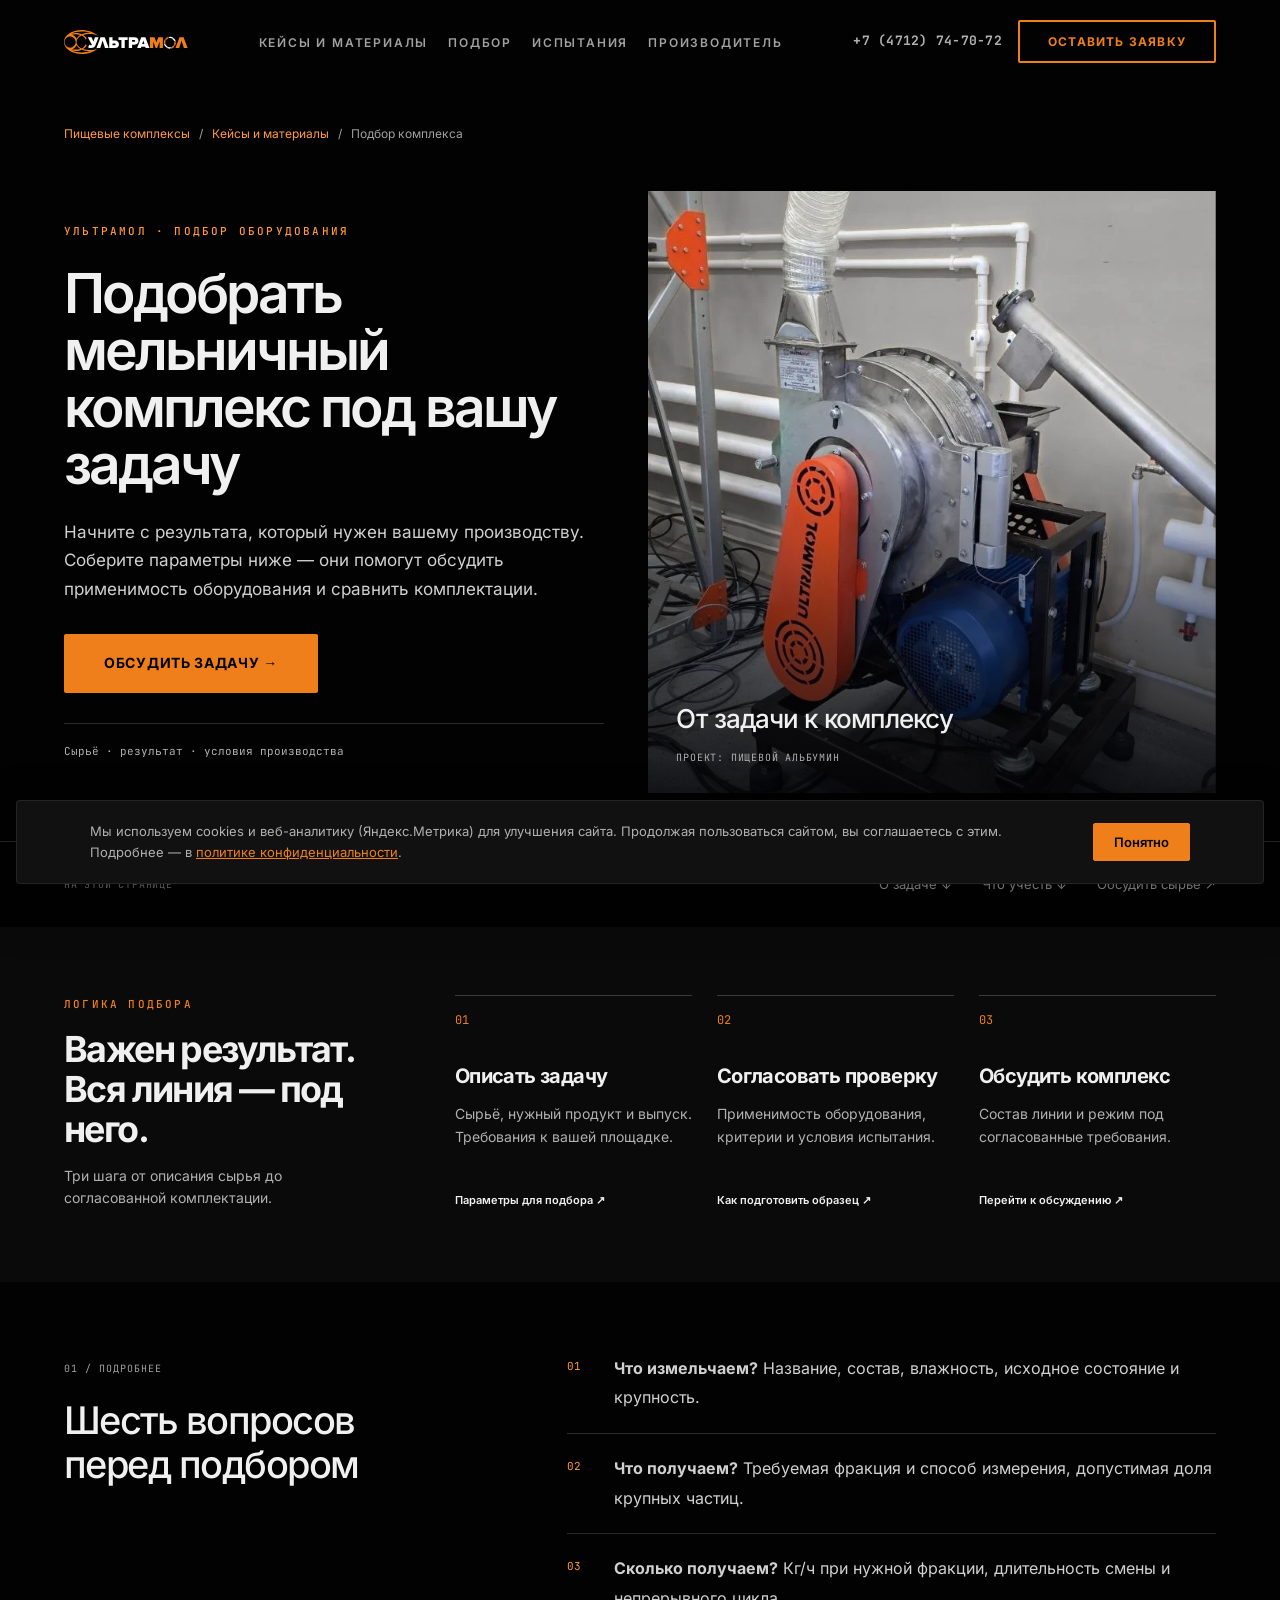
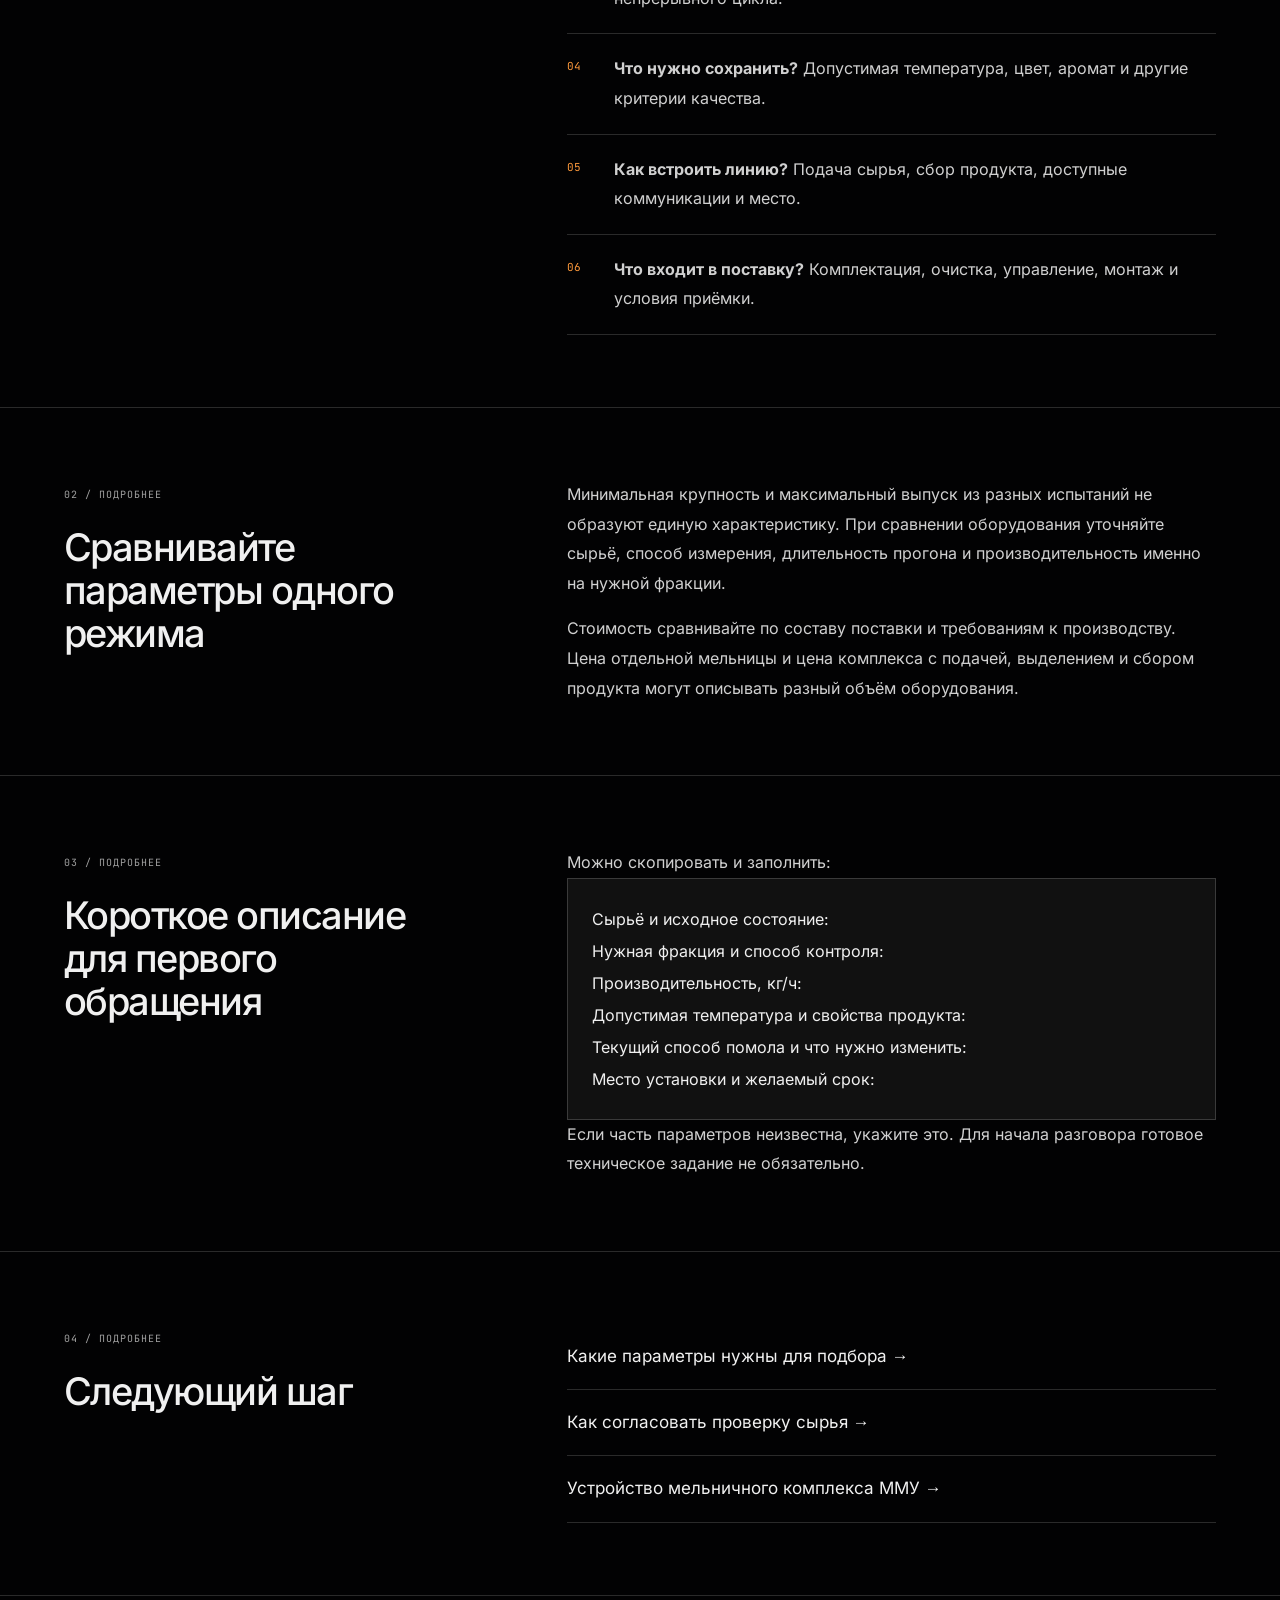
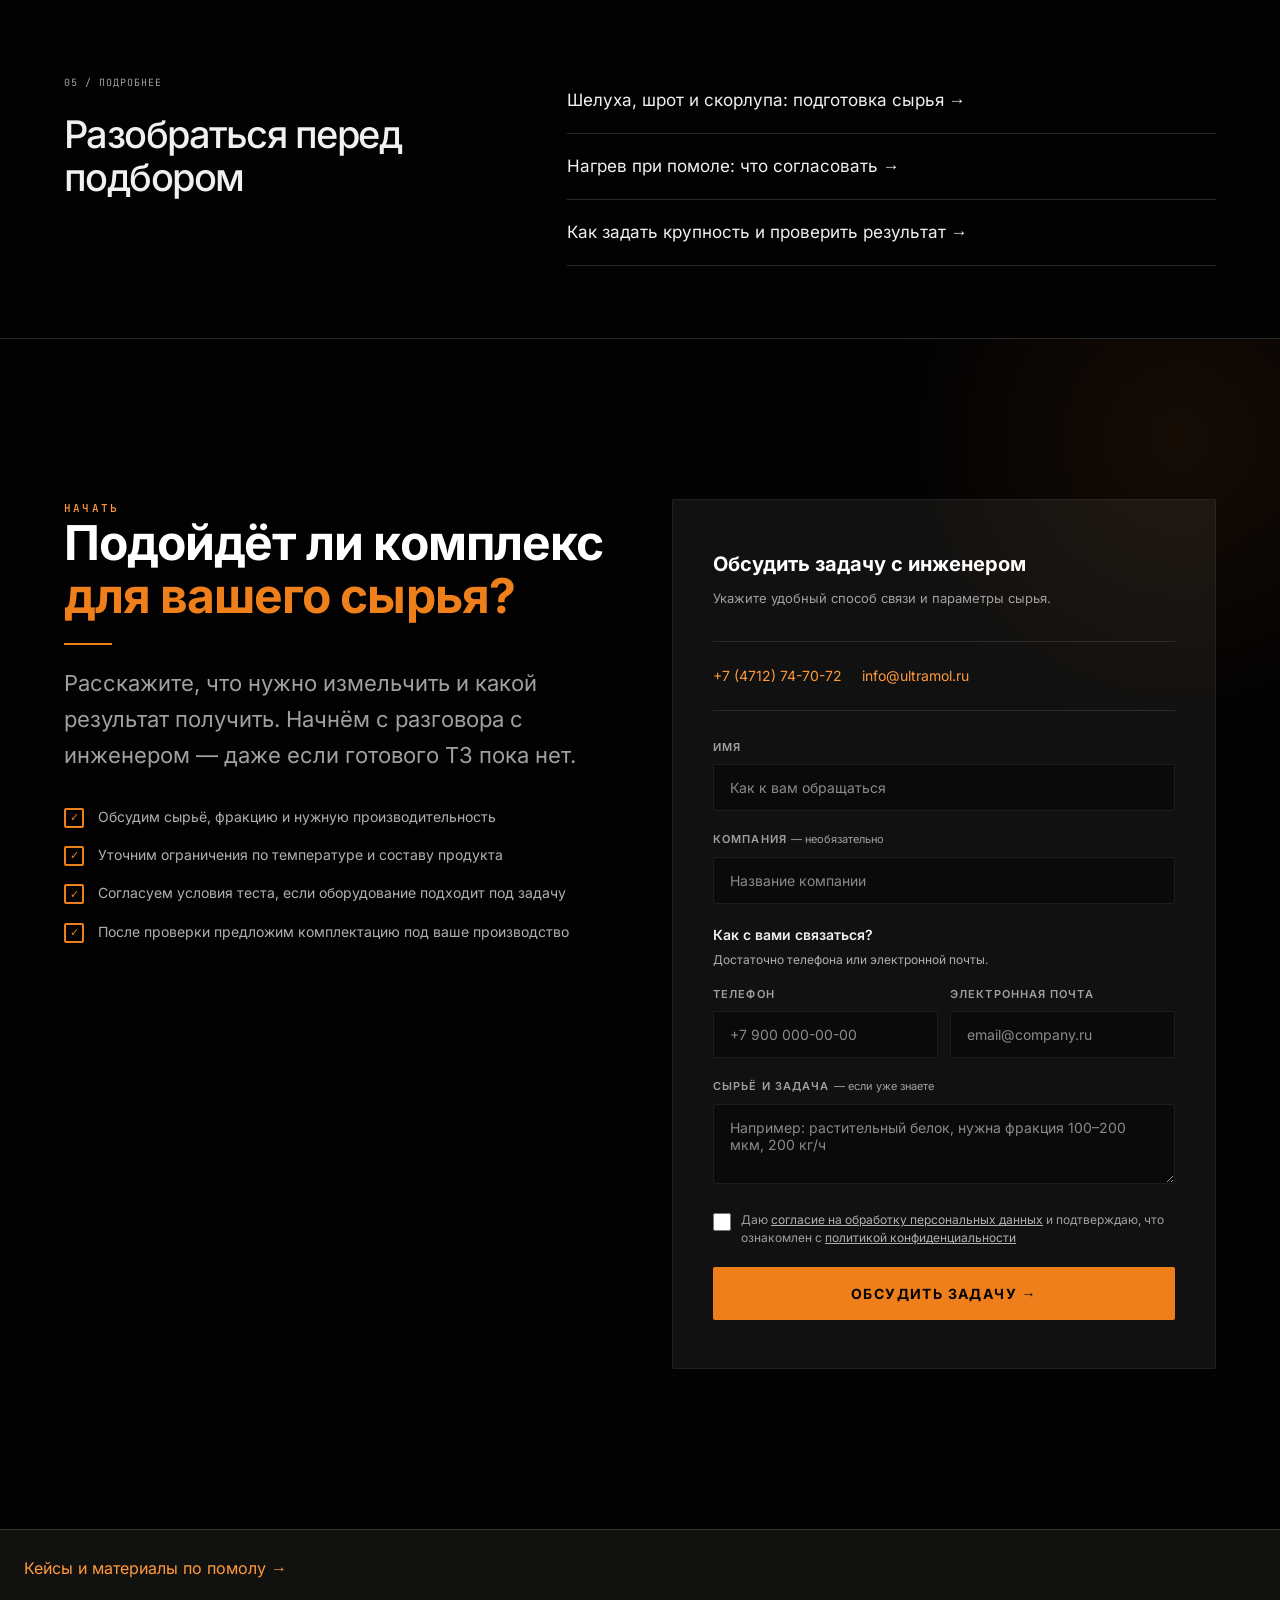
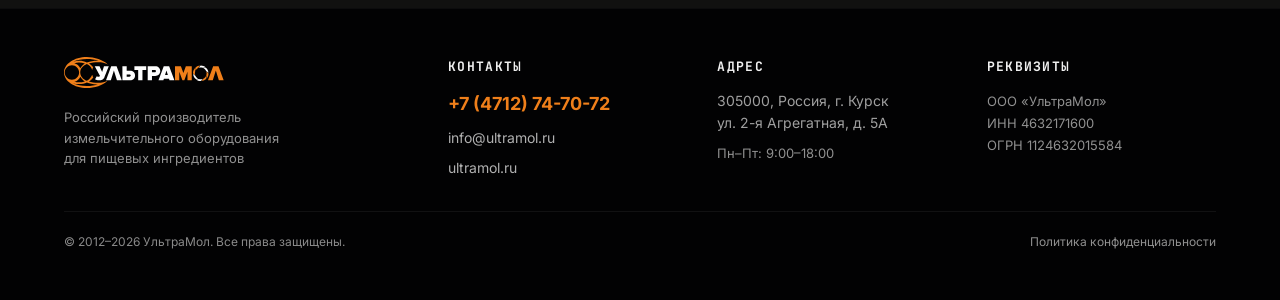
<file: podbor/index.html>
<!doctype html>
<html lang="ru"><head><meta charset="UTF-8"><meta name="viewport" content="width=device-width, initial-scale=1">
<title>Подбор промышленной мельницы — параметры сырья и комплекса | УльтраМол</title><meta name="description" content="Какие сведения нужны для подбора мельницы: сырьё, крупность, производительность, температура и комплектация. Краткий опросный лист для производства."><link rel="canonical" href="https://pomol.ultramol.ru/podbor/">
<meta property="og:type" content="website"><meta property="og:locale" content="ru_RU"><meta property="og:url" content="https://pomol.ultramol.ru/podbor/"><meta property="og:title" content="Подбор промышленной мельницы — параметры сырья и комплекса | УльтраМол"><meta property="og:description" content="Какие сведения нужны для подбора мельницы: сырьё, крупность, производительность, температура и комплектация. Краткий опросный лист для производства."><meta property="og:image" content="https://pomol.ultramol.ru/assets/images/food-line-mill-graded.webp">
<link rel="icon" href="/favicon.ico"><link rel="stylesheet" href="/styles.css?v=20261110visual"><link rel="stylesheet" href="/seo.css?v=20261110d"><script src="/app.js?v=20261110b" defer></script>
<script type="application/ld+json">{"@context": "https://schema.org", "@graph": [{"@type": "Organization", "@id": "https://pomol.ultramol.ru/#org", "name": "УльтраМол", "legalName": "ООО «УльтраМол»", "url": "https://www.ultramol.ru/", "telephone": "+7 (4712) 74-70-72", "email": "info@ultramol.ru"}, {"@type": "WebPage", "@id": "https://pomol.ultramol.ru/podbor/#page", "url": "https://pomol.ultramol.ru/podbor/", "name": "Подбор промышленной мельницы — параметры сырья и комплекса | УльтраМол", "description": "Какие сведения нужны для подбора мельницы: сырьё, крупность, производительность, температура и комплектация. Краткий опросный лист для производства.", "inLanguage": "ru", "publisher": {"@id": "https://pomol.ultramol.ru/#org"}}, {"@type": "BreadcrumbList", "itemListElement": [{"@type": "ListItem", "position": 1, "name": "Пищевые мельничные комплексы", "item": "https://pomol.ultramol.ru/"}, {"@type": "ListItem", "position": 2, "name": "Кейсы и материалы", "item": "https://pomol.ultramol.ru/materialy/"}, {"@type": "ListItem", "position": 3, "name": "Подбор комплекса", "item": "https://pomol.ultramol.ru/podbor/"}]}]}</script><link rel="stylesheet" href="/visual.css?v=20261110b"><script src="/visual.js?v=20261110a" defer></script><noscript><style>#contact-form{display:none}.reveal{opacity:1;transform:none}</style></noscript></head><body class="visual-page"><a class="skip-link" href="#main">Перейти к содержанию</a><div id="scroll-progress" class="scroll-progress" aria-hidden="true"></div><header>
      <nav class="nav" id="nav" aria-label="Основная навигация">
        <div class="container nav-inner">
          <a href="/" class="nav-logo" aria-label="УльтраМол — на главную"
            ><svg
              width="160"
              height="31"
              viewBox="0 0 160 31"
              fill="none"
              xmlns="http://www.w3.org/2000/svg"
            >
              <path
                d="M148.807 23.3L151.829 13.4558L154.852 23.3H159.658L154.495 9.29999H149.163L144 23.3H148.807Z"
                fill="#EF7F1A"
              />
              <path
                fill-rule="evenodd"
                clip-rule="evenodd"
                d="M139.256 21.7507C139.001 22.1562 138.63 22.703 138.187 23.215C137.914 23.5312 137.613 23.8344 137.294 24.0838C139.038 23.9874 140.746 23.3153 142.097 22.0392C142.273 21.5068 142.3 20.8758 142.257 20.266C142.226 19.8178 142.157 19.3815 142.082 19.0027C141.807 19.5704 141.433 20.0996 140.963 20.5698C140.455 21.0785 139.875 21.4707 139.256 21.7507Z"
                fill="#EF7F1A"
              />
              <path
                fill-rule="evenodd"
                clip-rule="evenodd"
                d="M142.308 14.4193C142.786 15.7456 142.78 17.2011 142.29 18.5099C142.398 18.9771 142.524 19.5979 142.569 20.2451C142.6 20.6976 142.597 21.1651 142.525 21.6017C143.843 20.1477 144.506 18.3234 144.5 16.4698C144.235 15.9886 143.787 15.5308 143.307 15.1342C142.971 14.8561 142.623 14.6241 142.308 14.4193Z"
                fill="#EF7F1A"
              />
              <path
                fill-rule="evenodd"
                clip-rule="evenodd"
                d="M142.094 13.8999C142.497 14.1443 143.016 14.488 143.506 14.8935C143.861 15.1874 144.195 15.4987 144.465 15.8488C144.321 14.0561 143.646 12.1999 142.179 10.9115C141.647 10.7511 141.014 10.7498 140.403 10.8162C139.991 10.8609 139.599 10.9418 139.243 11.0207C139.839 11.3082 140.399 11.7001 140.895 12.1963C141.404 12.7063 141.804 13.2843 142.094 13.8999Z"
                fill="#FEFEFE"
              />
              <path
                fill-rule="evenodd"
                clip-rule="evenodd"
                d="M138.75 10.8101C139.199 10.7021 139.77 10.571 140.37 10.5059C140.808 10.4583 141.281 10.4409 141.733 10.5003C140.367 9.19972 138.54 8.63601 136.777 8.59998C136.334 8.86044 135.916 9.26069 135.543 9.69137C135.239 10.0431 134.974 10.4135 134.754 10.7399C136.043 10.3011 137.461 10.3252 138.75 10.8101Z"
                fill="#FEFEFE"
              />
              <path
                fill-rule="evenodd"
                clip-rule="evenodd"
                d="M131.427 13.6886C131.721 13.1395 132.063 12.5921 132.527 12.1279C133.039 11.6158 133.624 11.2194 134.248 10.9389C134.503 10.5334 134.865 9.99936 135.308 9.48735C135.583 9.169 135.886 8.86398 136.207 8.61353C134.461 8.70487 132.761 9.36524 131.406 10.6379C131.222 11.1756 131.194 11.8169 131.237 12.4364C131.268 12.8802 131.353 13.3124 131.427 13.6886Z"
                fill="#EF7F1A"
              />
              <path
                fill-rule="evenodd"
                clip-rule="evenodd"
                d="M131.205 14.1825C131.097 13.7152 130.971 13.1043 130.926 12.4572C130.895 12.0176 130.9 11.5341 130.974 11.0863C129.652 12.5404 128.995 14.3883 129 16.2442C129.265 16.7243 129.709 17.1723 130.188 17.5681C130.524 17.8464 130.875 18.0938 131.189 18.2987C130.715 16.9783 130.739 15.5144 131.205 14.1825Z"
                fill="#EF7F1A"
              />
              <path
                fill-rule="evenodd"
                clip-rule="evenodd"
                d="M131.387 18.7914C130.986 18.5477 130.472 18.2089 129.988 17.8087C129.635 17.516 129.296 17.1894 129.026 16.841C129.168 18.6368 129.895 20.3919 131.277 21.7754C131.816 21.9478 132.465 21.9541 133.092 21.8861C133.503 21.8414 133.908 21.7633 134.264 21.6843C133.662 21.3962 133.096 21.0018 132.595 20.5016C132.085 19.9914 131.677 19.405 131.387 18.7914Z"
                fill="#FEFEFE"
              />
              <path
                fill-rule="evenodd"
                clip-rule="evenodd"
                d="M134.745 21.8887C134.294 22 133.732 22.1304 133.125 22.1964C132.678 22.2449 132.207 22.2648 131.774 22.2107C133.206 23.4361 134.96 24.0679 136.722 24.1C137.162 23.8393 137.582 23.4385 137.952 23.0109C138.258 22.6566 138.53 22.2839 138.751 21.9556C137.46 22.3986 136.038 22.3737 134.745 21.8887Z"
                fill="#FEFEFE"
              />
              <path
                d="M127.75 23.27H123.478V14.8531L120.327 23.27H118.423L115.272 14.8531V23.27H111V9.27002H116.901L119.375 15.9866L121.849 9.27002H127.75V23.27Z"
                fill="#EF7F1A"
              />
              <path
                d="M110.4 23.35H105.519L105.008 21.707H99.8923L99.3809 23.35H94.5L99.7432 9.29999H105.157L110.4 23.35ZM103.857 17.9996L102.45 13.4707L101.043 17.9996H103.857Z"
                fill="#FEFEFE"
              />
              <path
                fill-rule="evenodd"
                clip-rule="evenodd"
                d="M87.9573 23.3H83.7V9.29999H91.2032C92.7909 9.29999 94.031 9.75824 94.9232 10.6747C95.8154 11.5912 96.2615 12.7352 96.2615 14.1066C96.2615 15.4639 95.8154 16.6008 94.9232 17.5173C94.031 18.434 92.7909 18.8921 91.2032 18.8921H87.9573V23.3ZM91.5825 14.9147C91.3437 15.1036 91.0346 15.1979 90.6553 15.1979H87.9573V12.9941H90.6553C91.0346 12.9941 91.3437 13.0885 91.5825 13.2774C91.8214 13.4664 91.9409 13.7427 91.9409 14.1066C91.9409 14.4564 91.8214 14.7258 91.5825 14.9147Z"
                fill="#FEFEFE"
              />
              <path
                d="M74.1861 23.32H78.4589V12.9773H82.2239V9.27002H70.3999V12.9773H74.1861V23.32Z"
                fill="#FEFEFE"
              />
              <path
                fill-rule="evenodd"
                clip-rule="evenodd"
                d="M58.3999 9.29999H62.6873V13.7234H65.956C67.5549 13.7234 68.8036 14.1834 69.702 15.1032C70.6006 16.0231 71.0499 17.164 71.0499 18.5262C71.0499 19.9024 70.6006 21.0505 69.702 21.9702C68.8036 22.89 67.5549 23.35 65.956 23.35H58.3999V9.29999ZM62.6873 17.4308H65.4041C65.7862 17.4308 66.0974 17.5256 66.338 17.7152C66.5784 17.9047 66.6989 18.1751 66.6989 18.5262C66.6989 18.8912 66.5784 19.1686 66.338 19.3582C66.0974 19.5478 65.7862 19.6426 65.4041 19.6426H62.6873V17.4308Z"
                fill="#FEFEFE"
              />
              <path
                d="M42 23.35H46.8438L49.8896 13.4707L52.9354 23.35H57.7792L52.5759 9.29999H47.2033L42 23.35Z"
                fill="#FEFEFE"
              />
              <path
                d="M31.0633 22.2251C32.0502 22.9785 33.3764 23.3 35.0118 23.3C37.4369 23.3 39.5201 22.5778 40.3562 20.4547C41.1924 18.3317 44.75 9.29999 44.75 9.29999H39.9703L38.131 14.9714L35.5297 9.29999H30.75L36.0333 19.1153C35.7371 19.5617 35.2648 19.7849 34.6164 19.7849C34.0241 19.7849 33.4179 19.5757 32.7974 19.1572L31.0633 22.2251Z"
                fill="#FEFEFE"
              />
              <path
                fill-rule="evenodd"
                clip-rule="evenodd"
                d="M29.2946 20.4941C28.258 21.9561 26.4649 23.4946 24.8475 24.4958C30.3872 26.3884 39.7203 26.5589 43.7542 23.4556C39.293 28.4816 29.967 31 22.8723 31C10.2403 31 0 24.0605 0 15.4999C0 6.93946 10.2403 0 22.8723 0C29.9297 0 39.8823 2.97362 43.7108 7.4585C38.8564 4.15773 30.0528 4.94824 24.8565 6.41444C26.5351 7.44969 28.1815 8.8468 29.2111 10.3632C28.8746 10.9115 28.3843 11.9703 28.2024 12.8909C27.3608 10.4682 25.2514 8.07697 22.8662 7.1165C18.7622 8.85069 16.2539 11.8929 16.2539 15.412C16.2539 18.9312 18.7737 22.0558 22.878 23.79C25.137 22.8324 27.2592 20.0664 28.2203 17.7412C28.3648 18.4413 28.7956 19.6761 29.2946 20.4941ZM7.92208 8.35177C11.8945 8.35177 15.1145 11.6194 15.1145 15.5919C15.1145 19.5643 11.8945 22.7843 7.92208 22.7843C3.94972 22.7843 0.729416 19.5643 0.729416 15.5919C0.729416 11.6194 3.94972 8.35177 7.92208 8.35177ZM10.326 24.8193C13.7584 25.6553 17.4709 25.4653 20.8647 24.4861C18.8785 23.2536 17.3069 21.6482 16.3334 19.8107C15.1465 22.2219 12.9693 24.4851 10.326 24.8193ZM10.2829 6.16158C13.9503 5.14827 17.2025 5.35849 20.8766 6.41915C18.8249 7.66873 17.2292 9.34293 16.26 11.243C14.9572 8.75321 13.2667 6.7136 10.2829 6.16158ZM34.6624 27.1825C31.2256 28.3928 27.1747 28.9142 22.8723 28.9142C17.3624 28.9142 12.3559 27.8068 8.40725 25.9036C10.4458 26.6699 12.7771 27.1005 15.2042 27.1005C17.9977 27.1005 20.6163 26.5303 22.8698 25.5343C26.1356 26.778 31.5781 27.8359 34.6624 27.1825ZM34.6856 3.77018C31.247 2.54316 27.134 2.08598 22.8723 2.08598C17.8282 2.08598 12.9561 3.13039 9.17436 4.75231C11.0246 4.14738 13.0629 3.81211 15.2042 3.81211C17.9964 3.81211 20.612 4.42642 22.865 5.42161C27.5949 3.60702 32.4368 3.47601 34.6856 3.77018Z"
                fill="#EF7F1A"
              /></svg
          ></a>
          <ul class="nav-links" id="nav-links"><li><a href="/materialy/">Кейсы и материалы</a></li><li><a href="/podbor/">Подбор</a></li><li><a href="/ispytaniya/">Испытания</a></li><li><a href="/#about">Производитель</a></li></ul>
          <div class="nav-right">
            <a href="tel:+74712747072" class="nav-phone">+7 (4712) 74-70-72</a>
            <a href="#form" class="nav-cta" id="nav-cta">Оставить заявку</a>
            <button class="burger" aria-label="Меню" aria-expanded="false">
              <span></span>
              <span></span>
              <span></span>
            </button>
          </div>
        </div>
      </nav>
    </header><main id="main" tabindex="-1"><section class="seo-hero" id="hero"><div class="container"><nav class="seo-breadcrumb" aria-label="Хлебные крошки"><a href="/">Пищевые комплексы</a><span aria-hidden="true"> / </span><a href="/materialy/">Кейсы и материалы</a><span aria-hidden="true"> / </span><span>Подбор комплекса</span></nav><div class="visual-hero-grid"><div class="visual-hero-copy"><p class="label">УльтраМол · Подбор оборудования</p><h1>Подобрать мельничный комплекс под вашу задачу</h1><p class="seo-lead">Начните с результата, который нужен вашему производству. Соберите параметры ниже — они помогут обсудить применимость оборудования и сравнить комплектации.</p><a class="btn-primary" href="#form">Обсудить задачу →</a><p class="visual-hero-meta">Сырьё · результат · условия производства</p></div><figure class="visual-hero-image"><img src="/assets/images/food-line-mill-graded.webp" width="1280" height="853" alt="Мельница в комплексе для помола пищевого альбумина" fetchpriority="high" loading="eager" decoding="async"><figcaption><span>От задачи к комплексу</span><small>Проект: пищевой альбумин</small></figcaption></figure></div></div></section><nav class="visual-jumps container" aria-label="На этой странице"><span>На этой странице</span><a href="#chapter-1">О задаче ↓</a><a href="#chapter-2">Что учесть ↓</a><a href="#form">Обсудить сырьё ↗</a></nav><section class="visual-process"><div class="container"><div class="visual-process-heading"><p class="label">Логика подбора</p><h2>Важен результат.<br>Вся линия — под него.</h2><p>Три шага от описания сырья до согласованной комплектации.</p></div><div class="process-steps"><a href="/podbor/"><span class="step-number">01</span><h3>Описать задачу</h3><p>Сырьё, нужный продукт и выпуск. Требования к вашей площадке.</p><span class="step-link">Параметры для подбора ↗</span></a><a href="/ispytaniya/"><span class="step-number">02</span><h3>Согласовать проверку</h3><p>Применимость оборудования, критерии и условия испытания.</p><span class="step-link">Как подготовить образец ↗</span></a><a href="#form"><span class="step-number">03</span><h3>Обсудить комплекс</h3><p>Состав линии и режим под согласованные требования.</p><span class="step-link">Перейти к обсуждению ↗</span></a></div></div></section><section class="seo-section" id="chapter-1"><div class="container visual-reading"><div class="visual-section-title"><span class="visual-overline">01 / Подробнее</span><h2>Шесть вопросов перед подбором</h2></div><div class="seo-reading visual-section-body"><ol><li><strong>Что измельчаем?</strong> Название, состав, влажность, исходное состояние и крупность.</li><li><strong>Что получаем?</strong> Требуемая фракция и способ измерения, допустимая доля крупных частиц.</li><li><strong>Сколько получаем?</strong> Кг/ч при нужной фракции, длительность смены и непрерывного цикла.</li><li><strong>Что нужно сохранить?</strong> Допустимая температура, цвет, аромат и другие критерии качества.</li><li><strong>Как встроить линию?</strong> Подача сырья, сбор продукта, доступные коммуникации и место.</li><li><strong>Что входит в поставку?</strong> Комплектация, очистка, управление, монтаж и условия приёмки.</li></ol></div></div></section><section class="seo-section" id="chapter-2"><div class="container visual-reading"><div class="visual-section-title"><span class="visual-overline">02 / Подробнее</span><h2>Сравнивайте параметры одного режима</h2></div><div class="seo-reading visual-section-body"><p>Минимальная крупность и максимальный выпуск из разных испытаний не образуют единую характеристику. При сравнении оборудования уточняйте сырьё, способ измерения, длительность прогона и производительность именно на нужной фракции.</p><p>Стоимость сравнивайте по составу поставки и требованиям к производству. Цена отдельной мельницы и цена комплекса с подачей, выделением и сбором продукта могут описывать разный объём оборудования.</p></div></div></section><section class="seo-section" id="chapter-3"><div class="container visual-reading"><div class="visual-section-title"><span class="visual-overline">03 / Подробнее</span><h2>Короткое описание для первого обращения</h2></div><div class="seo-reading visual-section-body"><p>Можно скопировать и заполнить:</p><pre class="seo-template">Сырьё и исходное состояние:
Нужная фракция и способ контроля:
Производительность, кг/ч:
Допустимая температура и свойства продукта:
Текущий способ помола и что нужно изменить:
Место установки и желаемый срок:</pre><p>Если часть параметров неизвестна, укажите это. Для начала разговора готовое техническое задание не обязательно.</p></div></div></section><section class="seo-section visual-links" id="chapter-4"><div class="container visual-reading"><div class="visual-section-title"><span class="visual-overline">04 / Подробнее</span><h2>Следующий шаг</h2></div><div class="seo-reading visual-section-body"><p><a href="/podbor/">Какие параметры нужны для подбора →</a></p><p><a href="/ispytaniya/">Как согласовать проверку сырья →</a></p><p><a href="https://www.ultramol.ru/produktsiya/izmelchitelnoe-oborudovanie/molotkovaya-rotorno-vikhrevaya-melnitsa-serii-mmu-/">Устройство мельничного комплекса ММУ →</a></p></div></div></section><!-- seo-stage2-related --><section class="seo-section visual-links" id="chapter-5"><div class="container visual-reading"><div class="visual-section-title"><span class="visual-overline">05 / Подробнее</span><h2>Разобраться перед подбором</h2></div><div class="seo-reading visual-section-body"><p><a href="/primenenie/rastitelnoe-syre/">Шелуха, шрот и скорлупа: подготовка сырья →</a></p><p><a href="/baza-znaniy/pomol-i-nagrev/">Нагрев при помоле: что согласовать →</a></p><p><a href="/baza-znaniy/krupnost-pomola/">Как задать крупность и проверить результат →</a></p></div></div></section><!-- /seo-stage2-related --><section class="cta-section" id="form">
        <div class="container">
          <div class="cta-inner">
            <div class="cta-text reveal">
              <div class="label">Начать</div>
              <h2 class="heading">
                Подойдёт ли комплекс<br />
                <em class="em-orange">для вашего сырья?</em>
              </h2>
              <div class="section-divider"></div>
              <p class="subheading">
                Расскажите, что нужно измельчить и какой результат получить.
                Начнём с разговора с инженером — даже если готового ТЗ пока нет.
              </p>

              <div class="cta-benefits">
                <div class="cta-benefit">
                  <span class="check-icon">✓</span>
                  <span>Обсудим сырьё, фракцию и нужную производительность</span>
                </div>
                <div class="cta-benefit">
                  <span class="check-icon">✓</span>
                  <span>Уточним ограничения по температуре и составу продукта</span>
                </div>
                <div class="cta-benefit">
                  <span class="check-icon">✓</span>
                  <span>Согласуем условия теста, если оборудование подходит под задачу</span>
                </div>
                <div class="cta-benefit">
                  <span class="check-icon">✓</span>
                  <span
                    >После проверки предложим комплектацию под ваше производство</span
                  >
                </div>
              </div>
            </div>

            <div class="form-card reveal reveal-d1">
              <h3>Обсудить задачу с инженером</h3>
              <p class="form-sub">Укажите удобный способ связи и параметры сырья.</p>
              <div class="form-direct-contact" aria-label="Связаться напрямую"><a href="tel:+74712747072">+7 (4712) 74-70-72</a><a href="mailto:info@ultramol.ru">info@ultramol.ru</a></div><noscript><p class="form-no-js">Для отправки формы нужен JavaScript. Вы можете позвонить или написать нам по контактам выше.</p></noscript><form id="contact-form">
                <div class="form-group">
                  <label for="name">Имя</label>
                  <input
                    type="text"
                    id="name"
                    name="name"
                    placeholder="Как к вам обращаться"
                    required
                    aria-required="true"
                    autocomplete="name"
                  />
                </div>
                <div class="form-group">
                  <label for="company">Компания <span class="field-optional">— необязательно</span></label>
                  <input
                    type="text"
                    id="company"
                    name="company"
                    placeholder="Название компании"
                    autocomplete="organization"
                  />
                </div>
                <fieldset class="form-contacts" aria-describedby="contact-hint">
                  <legend>Как с вами связаться?</legend>
                  <p class="contact-hint" id="contact-hint">Достаточно телефона или электронной почты.</p>
                  <div class="form-contact-grid">
                <div class="form-group">
                  <label for="phone">Телефон</label>
                  <input
                    type="tel"
                    id="phone"
                    name="phone"
                    placeholder="+7 900 000-00-00"
                    inputmode="tel"
                    autocomplete="tel"
                    aria-describedby="contact-hint"
                    maxlength="30"
                  />
                </div>
                <div class="form-group">
                  <label for="email">Электронная почта</label>
                  <input
                    type="email"
                    id="email"
                    name="email"
                    placeholder="email@company.ru"
                    autocomplete="email"
                    aria-describedby="contact-hint"
                  />
                </div>
                  </div>
                </fieldset>
                <div class="form-group">
                  <label for="material">Сырьё и задача <span class="field-optional">— если уже знаете</span></label>
                  <textarea
                    id="material"
                    name="material"
                    placeholder="Например: растительный белок, нужна фракция 100–200 мкм, 200 кг/ч"
                  ></textarea>
                </div>
                <label class="form-consent">
                  <input
                    type="checkbox"
                    id="consent"
                    name="consent"
                    required
                    aria-required="true"
                  />
                  <span class="form-consent-text">
                    Даю
                    <a href="/consent.html" target="_blank" rel="noopener">согласие на обработку персональных данных</a>
                    и подтверждаю, что ознакомлен с
                    <a href="/privacy.html" target="_blank" rel="noopener">политикой конфиденциальности</a>
                  </span>
                </label>
                <button type="submit" class="form-submit">
                  Обсудить задачу →
                </button>
              </form>
            </div>
          </div>
        </div>
      </section></main><nav class="library-footer-link" aria-label="Материалы по помолу"><a href="/materialy/">Кейсы и материалы по помолу →</a></nav><footer class="footer">
      <div class="container">
        <div class="footer-grid">
          <div class="footer-col">
            <div class="footer-logo">
              <svg
                width="160"
                height="31"
                viewBox="0 0 160 31"
                fill="none"
                xmlns="http://www.w3.org/2000/svg"
              >
                <path
                  d="M148.807 23.3L151.829 13.4558L154.852 23.3H159.658L154.495 9.29999H149.163L144 23.3H148.807Z"
                  fill="#EF7F1A"
                />
                <path
                  fill-rule="evenodd"
                  clip-rule="evenodd"
                  d="M139.256 21.7507C139.001 22.1562 138.63 22.703 138.187 23.215C137.914 23.5312 137.613 23.8344 137.294 24.0838C139.038 23.9874 140.746 23.3153 142.097 22.0392C142.273 21.5068 142.3 20.8758 142.257 20.266C142.226 19.8178 142.157 19.3815 142.082 19.0027C141.807 19.5704 141.433 20.0996 140.963 20.5698C140.455 21.0785 139.875 21.4707 139.256 21.7507Z"
                  fill="#EF7F1A"
                />
                <path
                  fill-rule="evenodd"
                  clip-rule="evenodd"
                  d="M142.308 14.4193C142.786 15.7456 142.78 17.2011 142.29 18.5099C142.398 18.9771 142.524 19.5979 142.569 20.2451C142.6 20.6976 142.597 21.1651 142.525 21.6017C143.843 20.1477 144.506 18.3234 144.5 16.4698C144.235 15.9886 143.787 15.5308 143.307 15.1342C142.971 14.8561 142.623 14.6241 142.308 14.4193Z"
                  fill="#EF7F1A"
                />
                <path
                  fill-rule="evenodd"
                  clip-rule="evenodd"
                  d="M142.094 13.8999C142.497 14.1443 143.016 14.488 143.506 14.8935C143.861 15.1874 144.195 15.4987 144.465 15.8488C144.321 14.0561 143.646 12.1999 142.179 10.9115C141.647 10.7511 141.014 10.7498 140.403 10.8162C139.991 10.8609 139.599 10.9418 139.243 11.0207C139.839 11.3082 140.399 11.7001 140.895 12.1963C141.404 12.7063 141.804 13.2843 142.094 13.8999Z"
                  fill="#FEFEFE"
                />
                <path
                  fill-rule="evenodd"
                  clip-rule="evenodd"
                  d="M138.75 10.8101C139.199 10.7021 139.77 10.571 140.37 10.5059C140.808 10.4583 141.281 10.4409 141.733 10.5003C140.367 9.19972 138.54 8.63601 136.777 8.59998C136.334 8.86044 135.916 9.26069 135.543 9.69137C135.239 10.0431 134.974 10.4135 134.754 10.7399C136.043 10.3011 137.461 10.3252 138.75 10.8101Z"
                  fill="#FEFEFE"
                />
                <path
                  fill-rule="evenodd"
                  clip-rule="evenodd"
                  d="M131.427 13.6886C131.721 13.1395 132.063 12.5921 132.527 12.1279C133.039 11.6158 133.624 11.2194 134.248 10.9389C134.503 10.5334 134.865 9.99936 135.308 9.48735C135.583 9.169 135.886 8.86398 136.207 8.61353C134.461 8.70487 132.761 9.36524 131.406 10.6379C131.222 11.1756 131.194 11.8169 131.237 12.4364C131.268 12.8802 131.353 13.3124 131.427 13.6886Z"
                  fill="#EF7F1A"
                />
                <path
                  fill-rule="evenodd"
                  clip-rule="evenodd"
                  d="M131.205 14.1825C131.097 13.7152 130.971 13.1043 130.926 12.4572C130.895 12.0176 130.9 11.5341 130.974 11.0863C129.652 12.5404 128.995 14.3883 129 16.2442C129.265 16.7243 129.709 17.1723 130.188 17.5681C130.524 17.8464 130.875 18.0938 131.189 18.2987C130.715 16.9783 130.739 15.5144 131.205 14.1825Z"
                  fill="#EF7F1A"
                />
                <path
                  fill-rule="evenodd"
                  clip-rule="evenodd"
                  d="M131.387 18.7914C130.986 18.5477 130.472 18.2089 129.988 17.8087C129.635 17.516 129.296 17.1894 129.026 16.841C129.168 18.6368 129.895 20.3919 131.277 21.7754C131.816 21.9478 132.465 21.9541 133.092 21.8861C133.503 21.8414 133.908 21.7633 134.264 21.6843C133.662 21.3962 133.096 21.0018 132.595 20.5016C132.085 19.9914 131.677 19.405 131.387 18.7914Z"
                  fill="#FEFEFE"
                />
                <path
                  fill-rule="evenodd"
                  clip-rule="evenodd"
                  d="M134.745 21.8887C134.294 22 133.732 22.1304 133.125 22.1964C132.678 22.2449 132.207 22.2648 131.774 22.2107C133.206 23.4361 134.96 24.0679 136.722 24.1C137.162 23.8393 137.582 23.4385 137.952 23.0109C138.258 22.6566 138.53 22.2839 138.751 21.9556C137.46 22.3986 136.038 22.3737 134.745 21.8887Z"
                  fill="#FEFEFE"
                />
                <path
                  d="M127.75 23.27H123.478V14.8531L120.327 23.27H118.423L115.272 14.8531V23.27H111V9.27002H116.901L119.375 15.9866L121.849 9.27002H127.75V23.27Z"
                  fill="#EF7F1A"
                />
                <path
                  d="M110.4 23.35H105.519L105.008 21.707H99.8923L99.3809 23.35H94.5L99.7432 9.29999H105.157L110.4 23.35ZM103.857 17.9996L102.45 13.4707L101.043 17.9996H103.857Z"
                  fill="#FEFEFE"
                />
                <path
                  fill-rule="evenodd"
                  clip-rule="evenodd"
                  d="M87.9573 23.3H83.7V9.29999H91.2032C92.7909 9.29999 94.031 9.75824 94.9232 10.6747C95.8154 11.5912 96.2615 12.7352 96.2615 14.1066C96.2615 15.4639 95.8154 16.6008 94.9232 17.5173C94.031 18.434 92.7909 18.8921 91.2032 18.8921H87.9573V23.3ZM91.5825 14.9147C91.3437 15.1036 91.0346 15.1979 90.6553 15.1979H87.9573V12.9941H90.6553C91.0346 12.9941 91.3437 13.0885 91.5825 13.2774C91.8214 13.4664 91.9409 13.7427 91.9409 14.1066C91.9409 14.4564 91.8214 14.7258 91.5825 14.9147Z"
                  fill="#FEFEFE"
                />
                <path
                  d="M74.1861 23.32H78.4589V12.9773H82.2239V9.27002H70.3999V12.9773H74.1861V23.32Z"
                  fill="#FEFEFE"
                />
                <path
                  fill-rule="evenodd"
                  clip-rule="evenodd"
                  d="M58.3999 9.29999H62.6873V13.7234H65.956C67.5549 13.7234 68.8036 14.1834 69.702 15.1032C70.6006 16.0231 71.0499 17.164 71.0499 18.5262C71.0499 19.9024 70.6006 21.0505 69.702 21.9702C68.8036 22.89 67.5549 23.35 65.956 23.35H58.3999V9.29999ZM62.6873 17.4308H65.4041C65.7862 17.4308 66.0974 17.5256 66.338 17.7152C66.5784 17.9047 66.6989 18.1751 66.6989 18.5262C66.6989 18.8912 66.5784 19.1686 66.338 19.3582C66.0974 19.5478 65.7862 19.6426 65.4041 19.6426H62.6873V17.4308Z"
                  fill="#FEFEFE"
                />
                <path
                  d="M42 23.35H46.8438L49.8896 13.4707L52.9354 23.35H57.7792L52.5759 9.29999H47.2033L42 23.35Z"
                  fill="#FEFEFE"
                />
                <path
                  d="M31.0633 22.2251C32.0502 22.9785 33.3764 23.3 35.0118 23.3C37.4369 23.3 39.5201 22.5778 40.3562 20.4547C41.1924 18.3317 44.75 9.29999 44.75 9.29999H39.9703L38.131 14.9714L35.5297 9.29999H30.75L36.0333 19.1153C35.7371 19.5617 35.2648 19.7849 34.6164 19.7849C34.0241 19.7849 33.4179 19.5757 32.7974 19.1572L31.0633 22.2251Z"
                  fill="#FEFEFE"
                />
                <path
                  fill-rule="evenodd"
                  clip-rule="evenodd"
                  d="M29.2946 20.4941C28.258 21.9561 26.4649 23.4946 24.8475 24.4958C30.3872 26.3884 39.7203 26.5589 43.7542 23.4556C39.293 28.4816 29.967 31 22.8723 31C10.2403 31 0 24.0605 0 15.4999C0 6.93946 10.2403 0 22.8723 0C29.9297 0 39.8823 2.97362 43.7108 7.4585C38.8564 4.15773 30.0528 4.94824 24.8565 6.41444C26.5351 7.44969 28.1815 8.8468 29.2111 10.3632C28.8746 10.9115 28.3843 11.9703 28.2024 12.8909C27.3608 10.4682 25.2514 8.07697 22.8662 7.1165C18.7622 8.85069 16.2539 11.8929 16.2539 15.412C16.2539 18.9312 18.7737 22.0558 22.878 23.79C25.137 22.8324 27.2592 20.0664 28.2203 17.7412C28.3648 18.4413 28.7956 19.6761 29.2946 20.4941ZM7.92208 8.35177C11.8945 8.35177 15.1145 11.6194 15.1145 15.5919C15.1145 19.5643 11.8945 22.7843 7.92208 22.7843C3.94972 22.7843 0.729416 19.5643 0.729416 15.5919C0.729416 11.6194 3.94972 8.35177 7.92208 8.35177ZM10.326 24.8193C13.7584 25.6553 17.4709 25.4653 20.8647 24.4861C18.8785 23.2536 17.3069 21.6482 16.3334 19.8107C15.1465 22.2219 12.9693 24.4851 10.326 24.8193ZM10.2829 6.16158C13.9503 5.14827 17.2025 5.35849 20.8766 6.41915C18.8249 7.66873 17.2292 9.34293 16.26 11.243C14.9572 8.75321 13.2667 6.7136 10.2829 6.16158ZM34.6624 27.1825C31.2256 28.3928 27.1747 28.9142 22.8723 28.9142C17.3624 28.9142 12.3559 27.8068 8.40725 25.9036C10.4458 26.6699 12.7771 27.1005 15.2042 27.1005C17.9977 27.1005 20.6163 26.5303 22.8698 25.5343C26.1356 26.778 31.5781 27.8359 34.6624 27.1825ZM34.6856 3.77018C31.247 2.54316 27.134 2.08598 22.8723 2.08598C17.8282 2.08598 12.9561 3.13039 9.17436 4.75231C11.0246 4.14738 13.0629 3.81211 15.2042 3.81211C17.9964 3.81211 20.612 4.42642 22.865 5.42161C27.5949 3.60702 32.4368 3.47601 34.6856 3.77018Z"
                  fill="#EF7F1A"
                />
              </svg>
            </div>
            <p
              style="
                color: var(--gray-500);
                font-size: 13px;
                margin-top: 12px;
                line-height: 1.6;
              "
            >
              Российский производитель<br />измельчительного оборудования<br />для
              пищевых ингредиентов
            </p>
          </div>
          <div class="footer-col">
            <div
              style="
                font-weight: 600;
                color: var(--white);
                font-size: 13px;
                margin-bottom: 12px;
                text-transform: uppercase;
                letter-spacing: 0.1em;
                font-family: var(--mono);
              "
            >
              Контакты
            </div>
            <div
              style="
                display: flex;
                flex-direction: column;
                gap: 8px;
                font-size: 14px;
              "
            >
              <a
                href="tel:+74712747072"
                style="
                  color: var(--orange);
                  font-size: 18px;
                  font-weight: 700;
                  text-decoration: none;
                "
                >+7 (4712) 74-70-72</a
              >
              <a
                href="mailto:info@ultramol.ru"
                style="color: var(--gray-300); text-decoration: none"
                >info@ultramol.ru</a
              >
              <a
                href="https://www.ultramol.ru"
                target="_blank"
                rel="noopener noreferrer"
                style="color: var(--gray-300); text-decoration: none"
                >ultramol.ru</a
              >
            </div>
          </div>
          <div class="footer-col">
            <div
              style="
                font-weight: 600;
                color: var(--white);
                font-size: 13px;
                margin-bottom: 12px;
                text-transform: uppercase;
                letter-spacing: 0.1em;
                font-family: var(--mono);
              "
            >
              Адрес
            </div>
            <p
              style="color: var(--gray-400); font-size: 14px; line-height: 1.6"
            >
              305000, Россия, г. Курск<br />ул. 2-я Агрегатная, д. 5А
            </p>
            <p style="color: var(--gray-500); font-size: 13px; margin-top: 8px">
              Пн–Пт: 9:00–18:00
            </p>
          </div>
          <div class="footer-col">
            <div
              style="
                font-weight: 600;
                color: var(--white);
                font-size: 13px;
                margin-bottom: 12px;
                text-transform: uppercase;
                letter-spacing: 0.1em;
                font-family: var(--mono);
              "
            >
              Реквизиты
            </div>
            <p
              style="color: var(--gray-500); font-size: 13px; line-height: 1.7"
            >
              ООО «УльтраМол»<br />ИНН 4632171600<br />ОГРН 1124632015584
            </p>
          </div>
        </div>
        <div
          style="
            border-top: 1px solid rgba(255, 255, 255, 0.06);
            margin-top: 32px;
            padding-top: 20px;
            display: flex;
            justify-content: space-between;
            align-items: center;
            font-size: 12px;
            color: var(--gray-600);
          "
        >
          <span>&copy; 2012–2026 УльтраМол. Все права защищены.</span>
          <a href="/privacy.html" target="_blank" rel="noopener"
            style="color: var(--gray-500); text-decoration: none"
            >Политика конфиденциальности</a>
        </div>
      </div>
    </footer>

    <!-- ═══════════ COOKIE NOTICE (152-ФЗ информирование, Яндекс.Метрика) ═══════════ -->
    <div
      id="cookie-banner"
      class="cookie-banner"
      role="region"
      aria-label="Уведомление об использовании файлов cookie"
      hidden
    >
      <div class="cookie-banner-inner">
        <p class="cookie-banner-text">
          Мы используем cookies и веб-аналитику (Яндекс.Метрика) для улучшения
          сайта. Продолжая пользоваться сайтом, вы соглашаетесь с этим. Подробнее — в
          <a href="/privacy.html" target="_blank" rel="noopener">политике конфиденциальности</a>.
        </p>
        <div class="cookie-banner-actions">
          <button type="button" class="cookie-btn cookie-btn-accept" id="cookie-accept">Понятно</button>
        </div>
      </div>
    </div>

  </body></html>
</file>
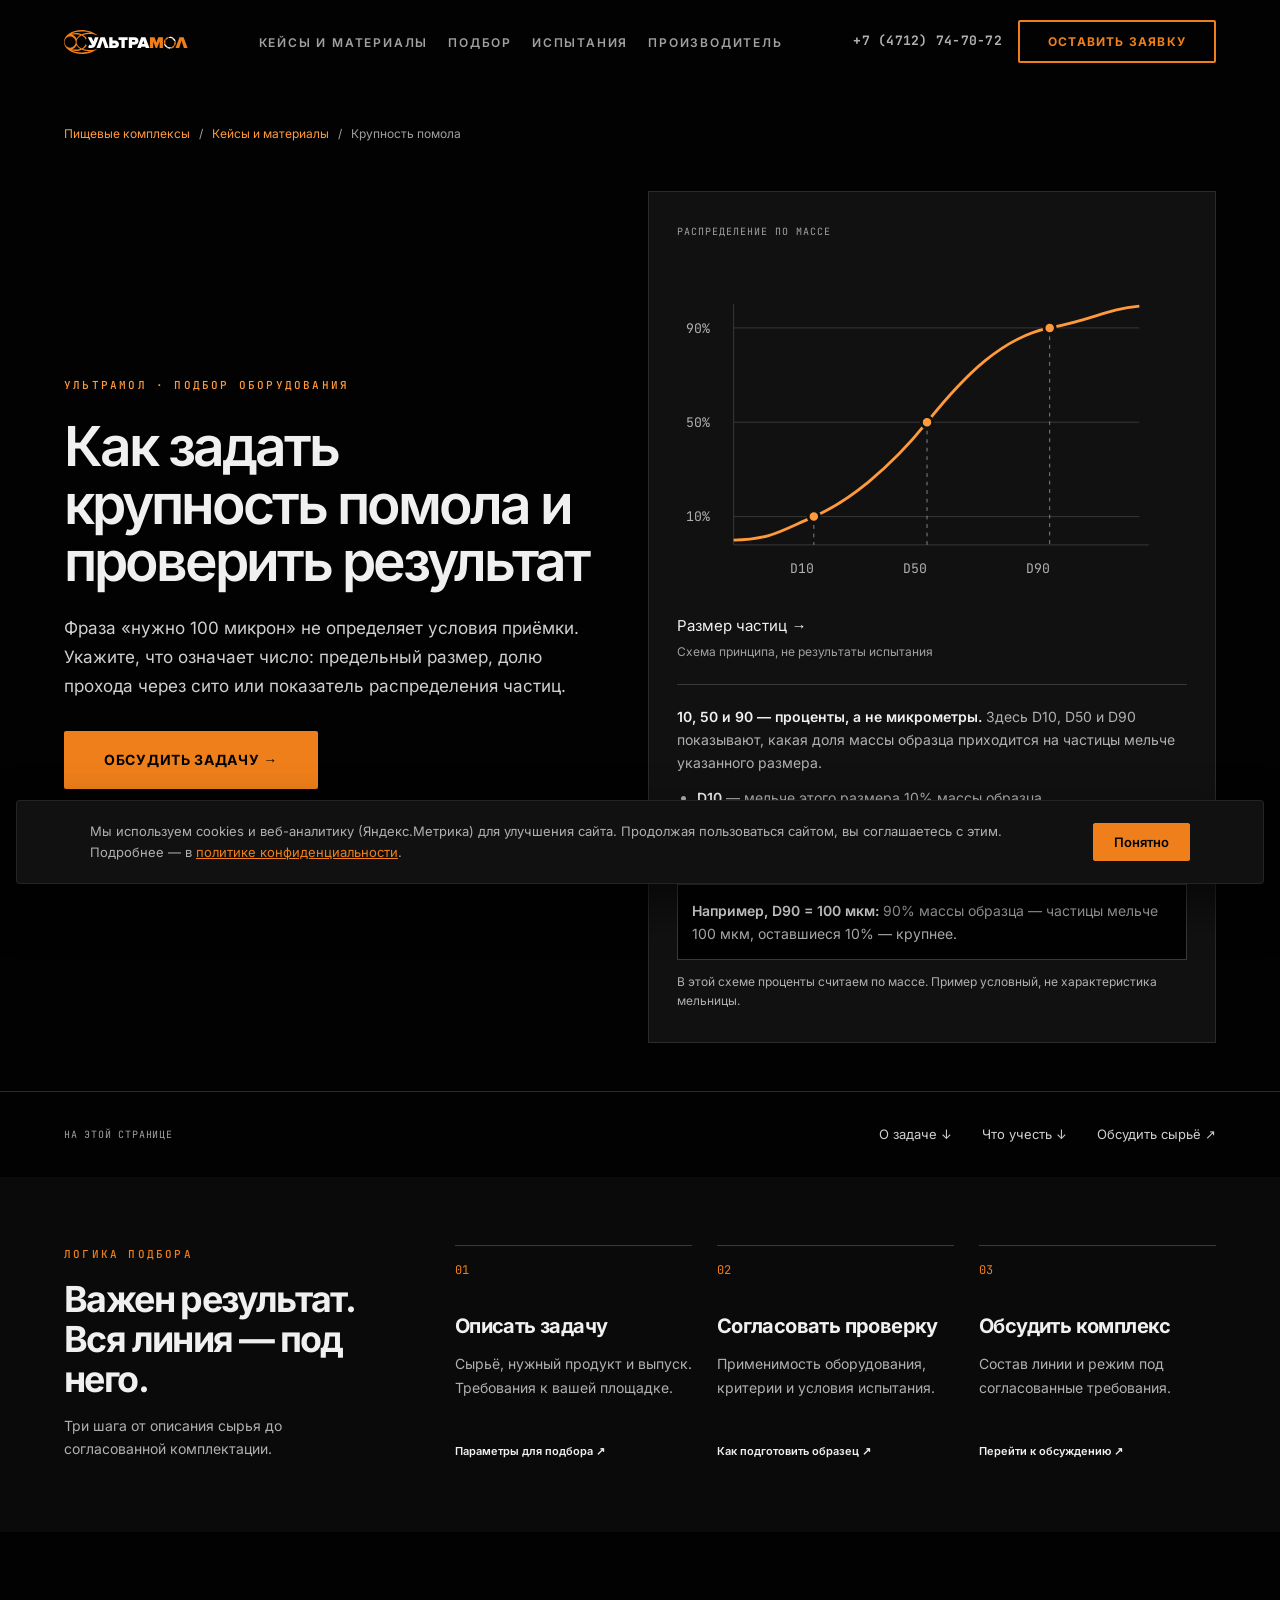
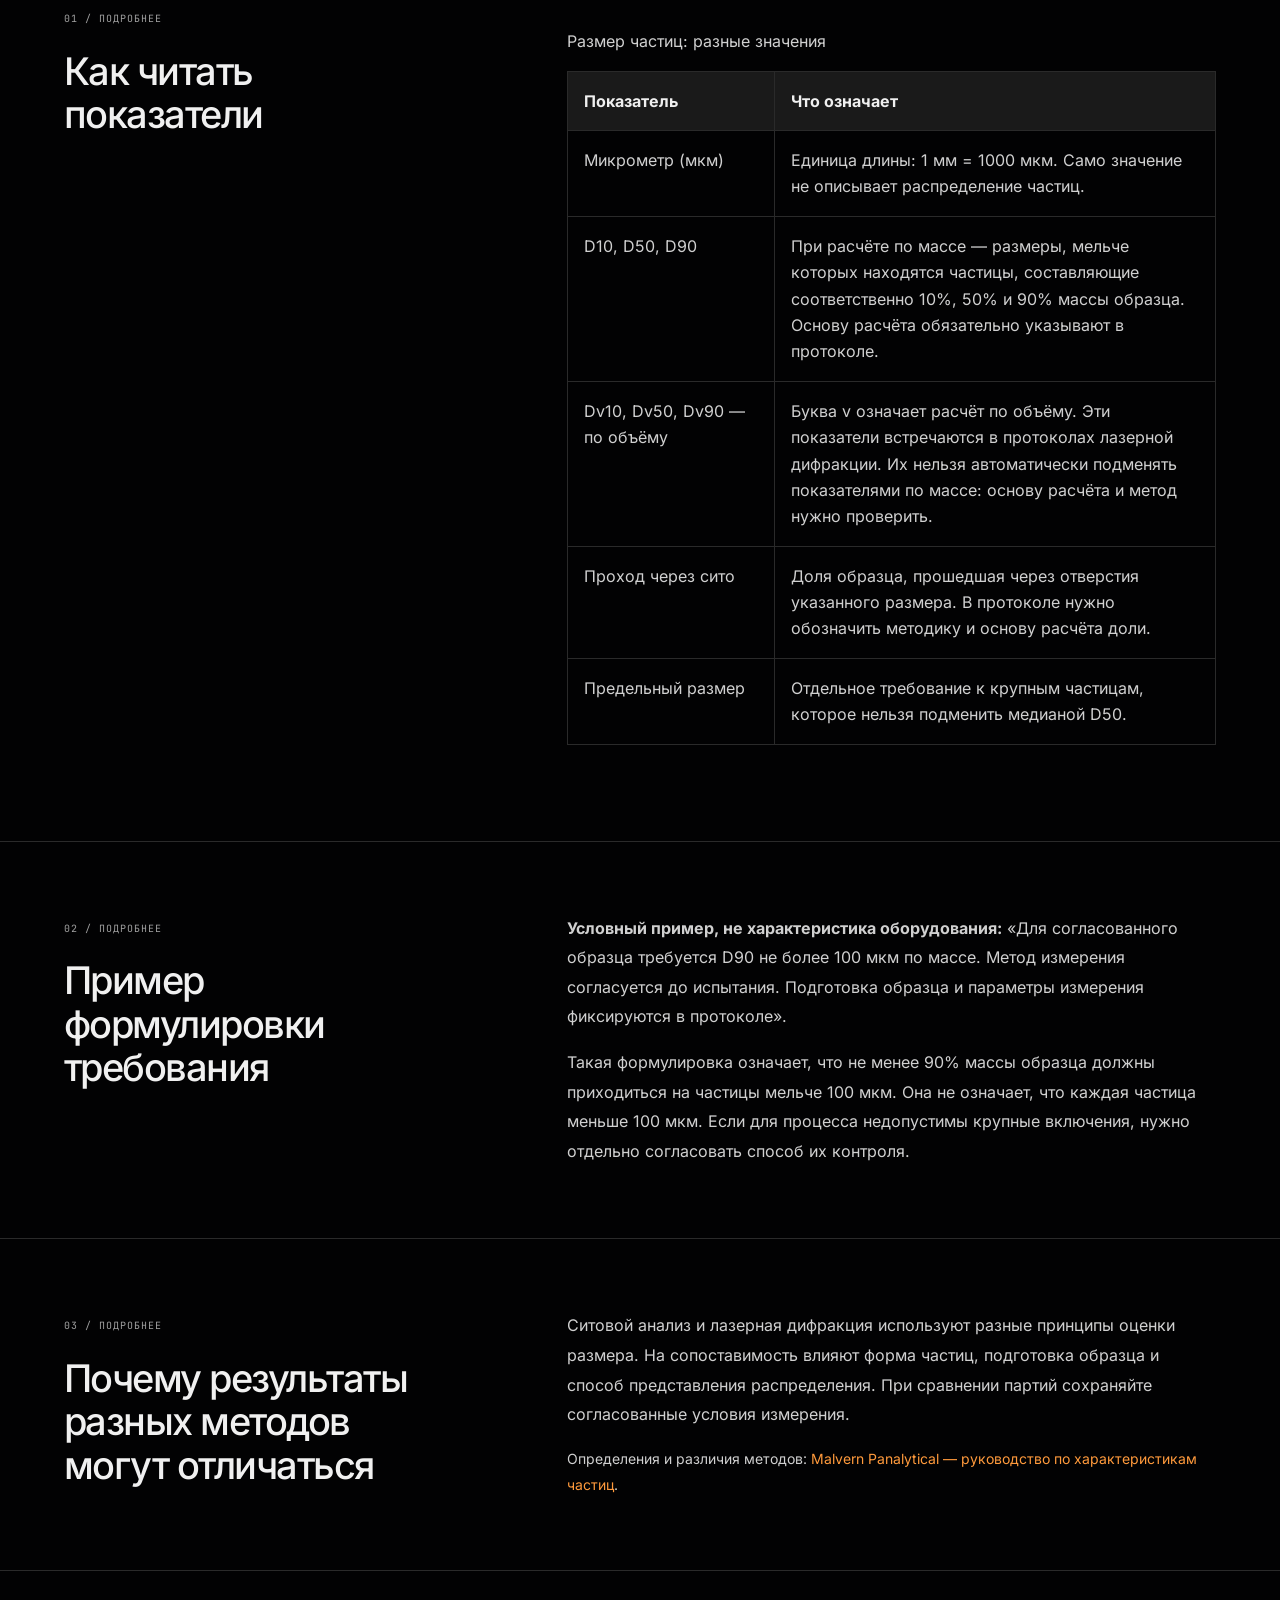
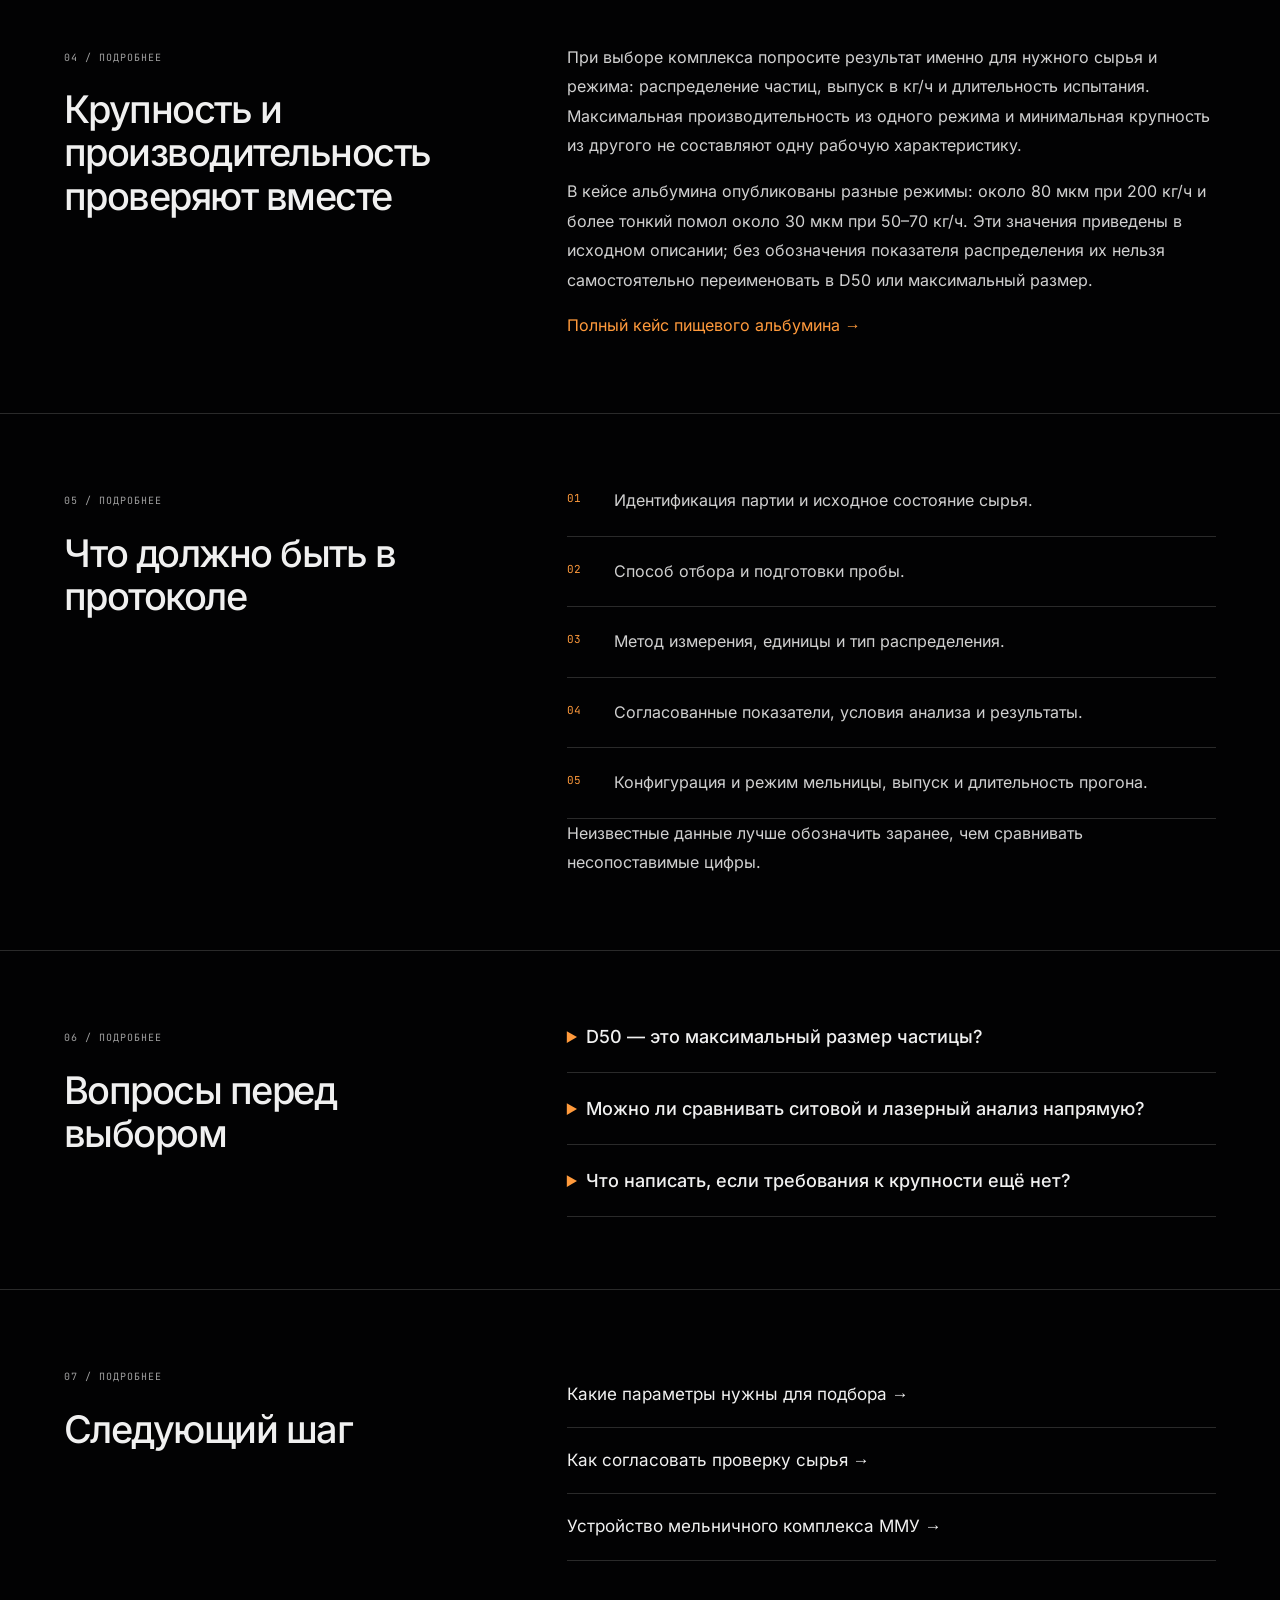
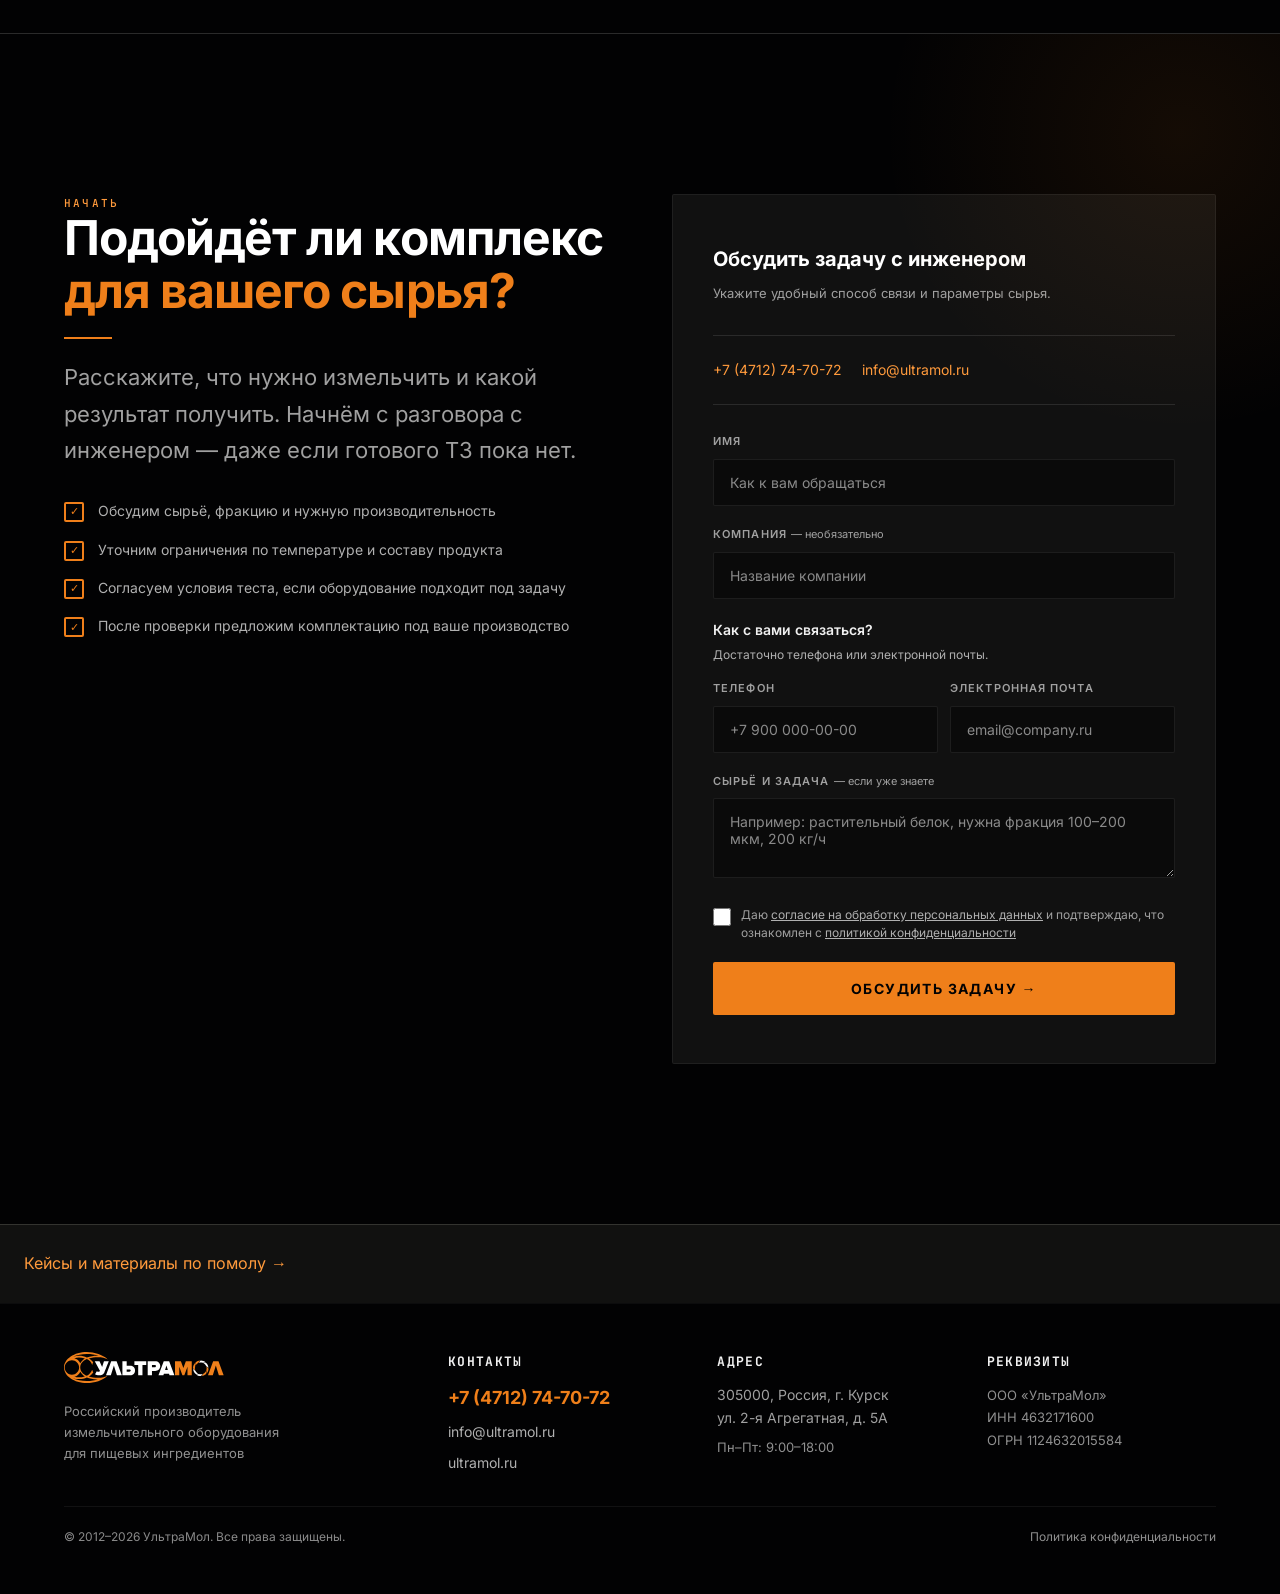
<file: baza-znaniy/krupnost-pomola/index.html>
<!doctype html>
<html lang="ru"><head><meta charset="UTF-8"><meta name="viewport" content="width=device-width, initial-scale=1">
<title>Крупность помола: мкм, D10, D50, D90 и проверка результата | УльтраМол</title><meta name="description" content="Как указать размер частиц для подбора мельницы: распределение по массе, ситовой анализ, условия измерения и пример требования."><link rel="canonical" href="https://pomol.ultramol.ru/baza-znaniy/krupnost-pomola/">
<meta property="og:type" content="website"><meta property="og:locale" content="ru_RU"><meta property="og:url" content="https://pomol.ultramol.ru/baza-znaniy/krupnost-pomola/"><meta property="og:title" content="Крупность помола: мкм, D10, D50, D90 и проверка результата | УльтраМол"><meta property="og:description" content="Как указать размер частиц для подбора мельницы: распределение по массе, ситовой анализ, условия измерения и пример требования."><meta property="og:image" content="https://pomol.ultramol.ru/assets/images/hero-clean-20261110.webp">
<link rel="icon" href="/favicon.ico"><link rel="stylesheet" href="/styles.css?v=20261110visual"><link rel="stylesheet" href="/seo.css?v=20261110d"><script src="/app.js?v=20261110b" defer></script>
<script type="application/ld+json">{"@context": "https://schema.org", "@graph": [{"@type": "Organization", "@id": "https://pomol.ultramol.ru/#org", "name": "УльтраМол", "legalName": "ООО «УльтраМол»", "url": "https://www.ultramol.ru/", "telephone": "+7 (4712) 74-70-72", "email": "info@ultramol.ru"}, {"@type": "WebPage", "@id": "https://pomol.ultramol.ru/baza-znaniy/krupnost-pomola/#page", "url": "https://pomol.ultramol.ru/baza-znaniy/krupnost-pomola/", "name": "Крупность помола: мкм, D10, D50, D90 и проверка результата | УльтраМол", "description": "Как указать размер частиц для подбора мельницы: распределение по массе, ситовой анализ, условия измерения и пример требования.", "inLanguage": "ru", "publisher": {"@id": "https://pomol.ultramol.ru/#org"}}, {"@type": "BreadcrumbList", "itemListElement": [{"@type": "ListItem", "position": 1, "name": "Пищевые мельничные комплексы", "item": "https://pomol.ultramol.ru/"}, {"@type": "ListItem", "position": 2, "name": "Кейсы и материалы", "item": "https://pomol.ultramol.ru/materialy/"}, {"@type": "ListItem", "position": 3, "name": "Крупность помола", "item": "https://pomol.ultramol.ru/baza-znaniy/krupnost-pomola/"}]}, {"@type": "FAQPage", "mainEntity": [{"@type": "Question", "name": "D50 — это максимальный размер частицы?", "acceptedAnswer": {"@type": "Answer", "text": "Нет. При расчёте по массе D50 — размер, мельче которого находятся частицы, составляющие половину массы образца. В образце могут быть и более крупные частицы."}}, {"@type": "Question", "name": "Можно ли сравнивать ситовой и лазерный анализ напрямую?", "acceptedAnswer": {"@type": "Answer", "text": "Они описывают размер разными способами. Для сравнения партий и приёмки согласуйте один метод, условия подготовки образца и показатели отчёта."}}, {"@type": "Question", "name": "Что написать, если требования к крупности ещё нет?", "acceptedAnswer": {"@type": "Answer", "text": "Опишите дальнейшее применение порошка и передайте спецификацию или образец подходящего продукта, если они есть. Критерии измерения нужно согласовать до испытания."}}]}]}</script><link rel="stylesheet" href="/visual.css?v=20261111a"><script src="/visual.js?v=20261110a" defer></script><noscript><style>#contact-form{display:none}.reveal{opacity:1;transform:none}</style></noscript></head><body class="visual-page"><a class="skip-link" href="#main">Перейти к содержанию</a><div id="scroll-progress" class="scroll-progress" aria-hidden="true"></div><header>
      <nav class="nav" id="nav" aria-label="Основная навигация">
        <div class="container nav-inner">
          <a href="/" class="nav-logo" aria-label="УльтраМол — на главную"
            ><svg
              width="160"
              height="31"
              viewBox="0 0 160 31"
              fill="none"
              xmlns="http://www.w3.org/2000/svg"
            >
              <path
                d="M148.807 23.3L151.829 13.4558L154.852 23.3H159.658L154.495 9.29999H149.163L144 23.3H148.807Z"
                fill="#EF7F1A"
              />
              <path
                fill-rule="evenodd"
                clip-rule="evenodd"
                d="M139.256 21.7507C139.001 22.1562 138.63 22.703 138.187 23.215C137.914 23.5312 137.613 23.8344 137.294 24.0838C139.038 23.9874 140.746 23.3153 142.097 22.0392C142.273 21.5068 142.3 20.8758 142.257 20.266C142.226 19.8178 142.157 19.3815 142.082 19.0027C141.807 19.5704 141.433 20.0996 140.963 20.5698C140.455 21.0785 139.875 21.4707 139.256 21.7507Z"
                fill="#EF7F1A"
              />
              <path
                fill-rule="evenodd"
                clip-rule="evenodd"
                d="M142.308 14.4193C142.786 15.7456 142.78 17.2011 142.29 18.5099C142.398 18.9771 142.524 19.5979 142.569 20.2451C142.6 20.6976 142.597 21.1651 142.525 21.6017C143.843 20.1477 144.506 18.3234 144.5 16.4698C144.235 15.9886 143.787 15.5308 143.307 15.1342C142.971 14.8561 142.623 14.6241 142.308 14.4193Z"
                fill="#EF7F1A"
              />
              <path
                fill-rule="evenodd"
                clip-rule="evenodd"
                d="M142.094 13.8999C142.497 14.1443 143.016 14.488 143.506 14.8935C143.861 15.1874 144.195 15.4987 144.465 15.8488C144.321 14.0561 143.646 12.1999 142.179 10.9115C141.647 10.7511 141.014 10.7498 140.403 10.8162C139.991 10.8609 139.599 10.9418 139.243 11.0207C139.839 11.3082 140.399 11.7001 140.895 12.1963C141.404 12.7063 141.804 13.2843 142.094 13.8999Z"
                fill="#FEFEFE"
              />
              <path
                fill-rule="evenodd"
                clip-rule="evenodd"
                d="M138.75 10.8101C139.199 10.7021 139.77 10.571 140.37 10.5059C140.808 10.4583 141.281 10.4409 141.733 10.5003C140.367 9.19972 138.54 8.63601 136.777 8.59998C136.334 8.86044 135.916 9.26069 135.543 9.69137C135.239 10.0431 134.974 10.4135 134.754 10.7399C136.043 10.3011 137.461 10.3252 138.75 10.8101Z"
                fill="#FEFEFE"
              />
              <path
                fill-rule="evenodd"
                clip-rule="evenodd"
                d="M131.427 13.6886C131.721 13.1395 132.063 12.5921 132.527 12.1279C133.039 11.6158 133.624 11.2194 134.248 10.9389C134.503 10.5334 134.865 9.99936 135.308 9.48735C135.583 9.169 135.886 8.86398 136.207 8.61353C134.461 8.70487 132.761 9.36524 131.406 10.6379C131.222 11.1756 131.194 11.8169 131.237 12.4364C131.268 12.8802 131.353 13.3124 131.427 13.6886Z"
                fill="#EF7F1A"
              />
              <path
                fill-rule="evenodd"
                clip-rule="evenodd"
                d="M131.205 14.1825C131.097 13.7152 130.971 13.1043 130.926 12.4572C130.895 12.0176 130.9 11.5341 130.974 11.0863C129.652 12.5404 128.995 14.3883 129 16.2442C129.265 16.7243 129.709 17.1723 130.188 17.5681C130.524 17.8464 130.875 18.0938 131.189 18.2987C130.715 16.9783 130.739 15.5144 131.205 14.1825Z"
                fill="#EF7F1A"
              />
              <path
                fill-rule="evenodd"
                clip-rule="evenodd"
                d="M131.387 18.7914C130.986 18.5477 130.472 18.2089 129.988 17.8087C129.635 17.516 129.296 17.1894 129.026 16.841C129.168 18.6368 129.895 20.3919 131.277 21.7754C131.816 21.9478 132.465 21.9541 133.092 21.8861C133.503 21.8414 133.908 21.7633 134.264 21.6843C133.662 21.3962 133.096 21.0018 132.595 20.5016C132.085 19.9914 131.677 19.405 131.387 18.7914Z"
                fill="#FEFEFE"
              />
              <path
                fill-rule="evenodd"
                clip-rule="evenodd"
                d="M134.745 21.8887C134.294 22 133.732 22.1304 133.125 22.1964C132.678 22.2449 132.207 22.2648 131.774 22.2107C133.206 23.4361 134.96 24.0679 136.722 24.1C137.162 23.8393 137.582 23.4385 137.952 23.0109C138.258 22.6566 138.53 22.2839 138.751 21.9556C137.46 22.3986 136.038 22.3737 134.745 21.8887Z"
                fill="#FEFEFE"
              />
              <path
                d="M127.75 23.27H123.478V14.8531L120.327 23.27H118.423L115.272 14.8531V23.27H111V9.27002H116.901L119.375 15.9866L121.849 9.27002H127.75V23.27Z"
                fill="#EF7F1A"
              />
              <path
                d="M110.4 23.35H105.519L105.008 21.707H99.8923L99.3809 23.35H94.5L99.7432 9.29999H105.157L110.4 23.35ZM103.857 17.9996L102.45 13.4707L101.043 17.9996H103.857Z"
                fill="#FEFEFE"
              />
              <path
                fill-rule="evenodd"
                clip-rule="evenodd"
                d="M87.9573 23.3H83.7V9.29999H91.2032C92.7909 9.29999 94.031 9.75824 94.9232 10.6747C95.8154 11.5912 96.2615 12.7352 96.2615 14.1066C96.2615 15.4639 95.8154 16.6008 94.9232 17.5173C94.031 18.434 92.7909 18.8921 91.2032 18.8921H87.9573V23.3ZM91.5825 14.9147C91.3437 15.1036 91.0346 15.1979 90.6553 15.1979H87.9573V12.9941H90.6553C91.0346 12.9941 91.3437 13.0885 91.5825 13.2774C91.8214 13.4664 91.9409 13.7427 91.9409 14.1066C91.9409 14.4564 91.8214 14.7258 91.5825 14.9147Z"
                fill="#FEFEFE"
              />
              <path
                d="M74.1861 23.32H78.4589V12.9773H82.2239V9.27002H70.3999V12.9773H74.1861V23.32Z"
                fill="#FEFEFE"
              />
              <path
                fill-rule="evenodd"
                clip-rule="evenodd"
                d="M58.3999 9.29999H62.6873V13.7234H65.956C67.5549 13.7234 68.8036 14.1834 69.702 15.1032C70.6006 16.0231 71.0499 17.164 71.0499 18.5262C71.0499 19.9024 70.6006 21.0505 69.702 21.9702C68.8036 22.89 67.5549 23.35 65.956 23.35H58.3999V9.29999ZM62.6873 17.4308H65.4041C65.7862 17.4308 66.0974 17.5256 66.338 17.7152C66.5784 17.9047 66.6989 18.1751 66.6989 18.5262C66.6989 18.8912 66.5784 19.1686 66.338 19.3582C66.0974 19.5478 65.7862 19.6426 65.4041 19.6426H62.6873V17.4308Z"
                fill="#FEFEFE"
              />
              <path
                d="M42 23.35H46.8438L49.8896 13.4707L52.9354 23.35H57.7792L52.5759 9.29999H47.2033L42 23.35Z"
                fill="#FEFEFE"
              />
              <path
                d="M31.0633 22.2251C32.0502 22.9785 33.3764 23.3 35.0118 23.3C37.4369 23.3 39.5201 22.5778 40.3562 20.4547C41.1924 18.3317 44.75 9.29999 44.75 9.29999H39.9703L38.131 14.9714L35.5297 9.29999H30.75L36.0333 19.1153C35.7371 19.5617 35.2648 19.7849 34.6164 19.7849C34.0241 19.7849 33.4179 19.5757 32.7974 19.1572L31.0633 22.2251Z"
                fill="#FEFEFE"
              />
              <path
                fill-rule="evenodd"
                clip-rule="evenodd"
                d="M29.2946 20.4941C28.258 21.9561 26.4649 23.4946 24.8475 24.4958C30.3872 26.3884 39.7203 26.5589 43.7542 23.4556C39.293 28.4816 29.967 31 22.8723 31C10.2403 31 0 24.0605 0 15.4999C0 6.93946 10.2403 0 22.8723 0C29.9297 0 39.8823 2.97362 43.7108 7.4585C38.8564 4.15773 30.0528 4.94824 24.8565 6.41444C26.5351 7.44969 28.1815 8.8468 29.2111 10.3632C28.8746 10.9115 28.3843 11.9703 28.2024 12.8909C27.3608 10.4682 25.2514 8.07697 22.8662 7.1165C18.7622 8.85069 16.2539 11.8929 16.2539 15.412C16.2539 18.9312 18.7737 22.0558 22.878 23.79C25.137 22.8324 27.2592 20.0664 28.2203 17.7412C28.3648 18.4413 28.7956 19.6761 29.2946 20.4941ZM7.92208 8.35177C11.8945 8.35177 15.1145 11.6194 15.1145 15.5919C15.1145 19.5643 11.8945 22.7843 7.92208 22.7843C3.94972 22.7843 0.729416 19.5643 0.729416 15.5919C0.729416 11.6194 3.94972 8.35177 7.92208 8.35177ZM10.326 24.8193C13.7584 25.6553 17.4709 25.4653 20.8647 24.4861C18.8785 23.2536 17.3069 21.6482 16.3334 19.8107C15.1465 22.2219 12.9693 24.4851 10.326 24.8193ZM10.2829 6.16158C13.9503 5.14827 17.2025 5.35849 20.8766 6.41915C18.8249 7.66873 17.2292 9.34293 16.26 11.243C14.9572 8.75321 13.2667 6.7136 10.2829 6.16158ZM34.6624 27.1825C31.2256 28.3928 27.1747 28.9142 22.8723 28.9142C17.3624 28.9142 12.3559 27.8068 8.40725 25.9036C10.4458 26.6699 12.7771 27.1005 15.2042 27.1005C17.9977 27.1005 20.6163 26.5303 22.8698 25.5343C26.1356 26.778 31.5781 27.8359 34.6624 27.1825ZM34.6856 3.77018C31.247 2.54316 27.134 2.08598 22.8723 2.08598C17.8282 2.08598 12.9561 3.13039 9.17436 4.75231C11.0246 4.14738 13.0629 3.81211 15.2042 3.81211C17.9964 3.81211 20.612 4.42642 22.865 5.42161C27.5949 3.60702 32.4368 3.47601 34.6856 3.77018Z"
                fill="#EF7F1A"
              /></svg
          ></a>
          <ul class="nav-links" id="nav-links"><li><a href="/materialy/">Кейсы и материалы</a></li><li><a href="/podbor/">Подбор</a></li><li><a href="/ispytaniya/">Испытания</a></li><li><a href="/#about">Производитель</a></li></ul>
          <div class="nav-right">
            <a href="tel:+74712747072" class="nav-phone">+7 (4712) 74-70-72</a>
            <a href="#form" class="nav-cta" id="nav-cta">Оставить заявку</a>
            <button class="burger" aria-label="Меню" aria-expanded="false">
              <span></span>
              <span></span>
              <span></span>
            </button>
          </div>
        </div>
      </nav>
    </header><main id="main" tabindex="-1"><section class="seo-hero" id="hero"><div class="container"><nav class="seo-breadcrumb" aria-label="Хлебные крошки"><a href="/">Пищевые комплексы</a><span aria-hidden="true"> / </span><a href="/materialy/">Кейсы и материалы</a><span aria-hidden="true"> / </span><span>Крупность помола</span></nav><div class="visual-hero-grid"><div class="visual-hero-copy"><p class="label">УльтраМол · Подбор оборудования</p><h1>Как задать крупность помола и проверить результат</h1><p class="seo-lead">Фраза «нужно 100 микрон» не определяет условия приёмки. Укажите, что означает число: предельный размер, долю прохода через сито или показатель распределения частиц.</p><a class="btn-primary" href="#form">Обсудить задачу →</a><p class="visual-hero-meta">Распределение · метод · протокол</p></div><div class="visual-diagram"><span class="visual-overline">Распределение по массе</span><svg viewBox="0 0 540 340" role="img" aria-label="Условная накопленная кривая: D10, D50 и D90 соответствуют 10, 50 и 90 процентам массы образца"><g class="diagram-grid"><path d="M60 55H490M60 155H490M60 255H490M60 30V285H500"/></g><g class="diagram-label"><text x="10" y="60">90%</text><text x="10" y="160">50%</text><text x="10" y="260">10%</text></g><path class="diagram-curve" d="M60 280C100 279 110 270 145 255S225 205 265 155S345 65 395 55S455 35 490 32"/><g class="diagram-drop"><path d="M145 255V285M265 155V285M395 55V285"/></g><g class="diagram-dot"><circle cx="145" cy="255" r="6"/><circle cx="265" cy="155" r="6"/><circle cx="395" cy="55" r="6"/></g><g class="diagram-label"><text x="120" y="315">D10</text><text x="240" y="315">D50</text><text x="370" y="315">D90</text></g></svg><p class="diagram-note">Размер частиц →<br><span>Схема принципа, не результаты испытания</span></p><div class="diagram-explainer"><p><strong>10, 50 и 90 — проценты, а не микрометры.</strong> Здесь D10, D50 и D90 показывают, какая доля массы образца приходится на частицы мельче указанного размера.</p><ul><li><strong>D10</strong> — мельче этого размера 10% массы образца.</li><li><strong>D50</strong> — 50%, то есть половина массы.</li><li><strong>D90</strong> — 90% массы.</li></ul><p class="diagram-example"><strong>Например, D90 = 100 мкм:</strong> 90% массы образца — частицы мельче 100 мкм, оставшиеся 10% — крупнее.</p><p class="diagram-footnote">В этой схеме проценты считаем по массе. Пример условный, не характеристика мельницы.</p></div></div></div></div></section><nav class="visual-jumps container" aria-label="На этой странице"><span>На этой странице</span><a href="#chapter-1">О задаче ↓</a><a href="#chapter-2">Что учесть ↓</a><a href="#form">Обсудить сырьё ↗</a></nav><section class="visual-process"><div class="container"><div class="visual-process-heading"><p class="label">Логика подбора</p><h2>Важен результат.<br>Вся линия — под него.</h2><p>Три шага от описания сырья до согласованной комплектации.</p></div><div class="process-steps"><a href="/podbor/"><span class="step-number">01</span><h3>Описать задачу</h3><p>Сырьё, нужный продукт и выпуск. Требования к вашей площадке.</p><span class="step-link">Параметры для подбора ↗</span></a><a href="/ispytaniya/"><span class="step-number">02</span><h3>Согласовать проверку</h3><p>Применимость оборудования, критерии и условия испытания.</p><span class="step-link">Как подготовить образец ↗</span></a><a href="#form"><span class="step-number">03</span><h3>Обсудить комплекс</h3><p>Состав линии и режим под согласованные требования.</p><span class="step-link">Перейти к обсуждению ↗</span></a></div></div></section><section class="seo-section" id="chapter-1"><div class="container visual-reading"><div class="visual-section-title"><span class="visual-overline">01 / Подробнее</span><h2>Как читать показатели</h2></div><div class="seo-reading visual-section-body"><div class="seo-table-wrap" role="region" aria-label="Размер частиц: разные значения" tabindex="0"><table><caption>Размер частиц: разные значения</caption><thead><tr><th scope="col">Показатель</th><th scope="col">Что означает</th></tr></thead><tbody><tr><td>Микрометр (мкм)</td><td>Единица длины: 1 мм = 1000 мкм. Само значение не описывает распределение частиц.</td></tr><tr><td>D10, D50, D90</td><td>При расчёте по массе — размеры, мельче которых находятся частицы, составляющие соответственно 10%, 50% и 90% массы образца. Основу расчёта обязательно указывают в протоколе.</td></tr><tr><td>Dv10, Dv50, Dv90 — по объёму</td><td>Буква v означает расчёт по объёму. Эти показатели встречаются в протоколах лазерной дифракции. Их нельзя автоматически подменять показателями по массе: основу расчёта и метод нужно проверить.</td></tr><tr><td>Проход через сито</td><td>Доля образца, прошедшая через отверстия указанного размера. В протоколе нужно обозначить методику и основу расчёта доли.</td></tr><tr><td>Предельный размер</td><td>Отдельное требование к крупным частицам, которое нельзя подменить медианой D50.</td></tr></tbody></table></div></div></div></section><section class="seo-section" id="chapter-2"><div class="container visual-reading"><div class="visual-section-title"><span class="visual-overline">02 / Подробнее</span><h2>Пример формулировки требования</h2></div><div class="seo-reading visual-section-body"><p><strong>Условный пример, не характеристика оборудования:</strong> «Для согласованного образца требуется D90 не более 100 мкм по массе. Метод измерения согласуется до испытания. Подготовка образца и параметры измерения фиксируются в протоколе».</p><p>Такая формулировка означает, что не менее 90% массы образца должны приходиться на частицы мельче 100 мкм. Она не означает, что каждая частица меньше 100 мкм. Если для процесса недопустимы крупные включения, нужно отдельно согласовать способ их контроля.</p></div></div></section><section class="seo-section" id="chapter-3"><div class="container visual-reading"><div class="visual-section-title"><span class="visual-overline">03 / Подробнее</span><h2>Почему результаты разных методов могут отличаться</h2></div><div class="seo-reading visual-section-body"><p>Ситовой анализ и лазерная дифракция используют разные принципы оценки размера. На сопоставимость влияют форма частиц, подготовка образца и способ представления распределения. При сравнении партий сохраняйте согласованные условия измерения.</p><p class="seo-source">Определения и различия методов: <a href="https://www.malvernpanalytical.com/tw/learn/knowledge-center/whitepapers/wp120620basicguidepartchar">Malvern Panalytical — руководство по характеристикам частиц</a>.</p></div></div></section><section class="seo-section" id="chapter-4"><div class="container visual-reading"><div class="visual-section-title"><span class="visual-overline">04 / Подробнее</span><h2>Крупность и производительность проверяют вместе</h2></div><div class="seo-reading visual-section-body"><p>При выборе комплекса попросите результат именно для нужного сырья и режима: распределение частиц, выпуск в кг/ч и длительность испытания. Максимальная производительность из одного режима и минимальная крупность из другого не составляют одну рабочую характеристику.</p><p>В кейсе альбумина опубликованы разные режимы: около 80 мкм при 200 кг/ч и более тонкий помол около 30 мкм при 50–70 кг/ч. Эти значения приведены в исходном описании; без обозначения показателя распределения их нельзя самостоятельно переименовать в D50 или максимальный размер.</p><p><a href="https://www.ultramol.ru/novosti/sobytiya/pomol-pishchevogo-albumina/">Полный кейс пищевого альбумина →</a></p></div></div></section><section class="seo-section" id="chapter-5"><div class="container visual-reading"><div class="visual-section-title"><span class="visual-overline">05 / Подробнее</span><h2>Что должно быть в протоколе</h2></div><div class="seo-reading visual-section-body"><ul><li>Идентификация партии и исходное состояние сырья.</li><li>Способ отбора и подготовки пробы.</li><li>Метод измерения, единицы и тип распределения.</li><li>Согласованные показатели, условия анализа и результаты.</li><li>Конфигурация и режим мельницы, выпуск и длительность прогона.</li></ul><p>Неизвестные данные лучше обозначить заранее, чем сравнивать несопоставимые цифры.</p></div></div></section><section class="seo-section" id="chapter-6"><div class="container visual-reading"><div class="visual-section-title"><span class="visual-overline">06 / Подробнее</span><h2>Вопросы перед выбором</h2></div><div class="seo-reading visual-section-body"><details><summary>D50 — это максимальный размер частицы?</summary><p>Нет. При расчёте по массе D50 — размер, мельче которого находятся частицы, составляющие половину массы образца. В образце могут быть и более крупные частицы.</p></details><details><summary>Можно ли сравнивать ситовой и лазерный анализ напрямую?</summary><p>Они описывают размер разными способами. Для сравнения партий и приёмки согласуйте один метод, условия подготовки образца и показатели отчёта.</p></details><details><summary>Что написать, если требования к крупности ещё нет?</summary><p>Опишите дальнейшее применение порошка и передайте спецификацию или образец подходящего продукта, если они есть. Критерии измерения нужно согласовать до испытания.</p></details></div></div></section><section class="seo-section visual-links" id="chapter-7"><div class="container visual-reading"><div class="visual-section-title"><span class="visual-overline">07 / Подробнее</span><h2>Следующий шаг</h2></div><div class="seo-reading visual-section-body"><p><a href="/podbor/">Какие параметры нужны для подбора →</a></p><p><a href="/ispytaniya/">Как согласовать проверку сырья →</a></p><p><a href="https://www.ultramol.ru/produktsiya/izmelchitelnoe-oborudovanie/molotkovaya-rotorno-vikhrevaya-melnitsa-serii-mmu-/">Устройство мельничного комплекса ММУ →</a></p></div></div></section><section class="cta-section" id="form">
        <div class="container">
          <div class="cta-inner">
            <div class="cta-text reveal">
              <div class="label">Начать</div>
              <h2 class="heading">
                Подойдёт ли комплекс<br />
                <em class="em-orange">для вашего сырья?</em>
              </h2>
              <div class="section-divider"></div>
              <p class="subheading">
                Расскажите, что нужно измельчить и какой результат получить.
                Начнём с разговора с инженером — даже если готового ТЗ пока нет.
              </p>

              <div class="cta-benefits">
                <div class="cta-benefit">
                  <span class="check-icon">✓</span>
                  <span>Обсудим сырьё, фракцию и нужную производительность</span>
                </div>
                <div class="cta-benefit">
                  <span class="check-icon">✓</span>
                  <span>Уточним ограничения по температуре и составу продукта</span>
                </div>
                <div class="cta-benefit">
                  <span class="check-icon">✓</span>
                  <span>Согласуем условия теста, если оборудование подходит под задачу</span>
                </div>
                <div class="cta-benefit">
                  <span class="check-icon">✓</span>
                  <span
                    >После проверки предложим комплектацию под ваше производство</span
                  >
                </div>
              </div>
            </div>

            <div class="form-card reveal reveal-d1">
              <h3>Обсудить задачу с инженером</h3>
              <p class="form-sub">Укажите удобный способ связи и параметры сырья.</p>
              <div class="form-direct-contact" aria-label="Связаться напрямую"><a href="tel:+74712747072">+7 (4712) 74-70-72</a><a href="mailto:info@ultramol.ru">info@ultramol.ru</a></div><noscript><p class="form-no-js">Для отправки формы нужен JavaScript. Вы можете позвонить или написать нам по контактам выше.</p></noscript><form id="contact-form">
                <div class="form-group">
                  <label for="name">Имя</label>
                  <input
                    type="text"
                    id="name"
                    name="name"
                    placeholder="Как к вам обращаться"
                    required
                    aria-required="true"
                    autocomplete="name"
                  />
                </div>
                <div class="form-group">
                  <label for="company">Компания <span class="field-optional">— необязательно</span></label>
                  <input
                    type="text"
                    id="company"
                    name="company"
                    placeholder="Название компании"
                    autocomplete="organization"
                  />
                </div>
                <fieldset class="form-contacts" aria-describedby="contact-hint">
                  <legend>Как с вами связаться?</legend>
                  <p class="contact-hint" id="contact-hint">Достаточно телефона или электронной почты.</p>
                  <div class="form-contact-grid">
                <div class="form-group">
                  <label for="phone">Телефон</label>
                  <input
                    type="tel"
                    id="phone"
                    name="phone"
                    placeholder="+7 900 000-00-00"
                    inputmode="tel"
                    autocomplete="tel"
                    aria-describedby="contact-hint"
                    maxlength="30"
                  />
                </div>
                <div class="form-group">
                  <label for="email">Электронная почта</label>
                  <input
                    type="email"
                    id="email"
                    name="email"
                    placeholder="email@company.ru"
                    autocomplete="email"
                    aria-describedby="contact-hint"
                  />
                </div>
                  </div>
                </fieldset>
                <div class="form-group">
                  <label for="material">Сырьё и задача <span class="field-optional">— если уже знаете</span></label>
                  <textarea
                    id="material"
                    name="material"
                    placeholder="Например: растительный белок, нужна фракция 100–200 мкм, 200 кг/ч"
                  ></textarea>
                </div>
                <label class="form-consent">
                  <input
                    type="checkbox"
                    id="consent"
                    name="consent"
                    required
                    aria-required="true"
                  />
                  <span class="form-consent-text">
                    Даю
                    <a href="/consent.html" target="_blank" rel="noopener">согласие на обработку персональных данных</a>
                    и подтверждаю, что ознакомлен с
                    <a href="/privacy.html" target="_blank" rel="noopener">политикой конфиденциальности</a>
                  </span>
                </label>
                <button type="submit" class="form-submit">
                  Обсудить задачу →
                </button>
              </form>
            </div>
          </div>
        </div>
      </section></main><nav class="library-footer-link" aria-label="Материалы по помолу"><a href="/materialy/">Кейсы и материалы по помолу →</a></nav><footer class="footer">
      <div class="container">
        <div class="footer-grid">
          <div class="footer-col">
            <div class="footer-logo">
              <svg
                width="160"
                height="31"
                viewBox="0 0 160 31"
                fill="none"
                xmlns="http://www.w3.org/2000/svg"
              >
                <path
                  d="M148.807 23.3L151.829 13.4558L154.852 23.3H159.658L154.495 9.29999H149.163L144 23.3H148.807Z"
                  fill="#EF7F1A"
                />
                <path
                  fill-rule="evenodd"
                  clip-rule="evenodd"
                  d="M139.256 21.7507C139.001 22.1562 138.63 22.703 138.187 23.215C137.914 23.5312 137.613 23.8344 137.294 24.0838C139.038 23.9874 140.746 23.3153 142.097 22.0392C142.273 21.5068 142.3 20.8758 142.257 20.266C142.226 19.8178 142.157 19.3815 142.082 19.0027C141.807 19.5704 141.433 20.0996 140.963 20.5698C140.455 21.0785 139.875 21.4707 139.256 21.7507Z"
                  fill="#EF7F1A"
                />
                <path
                  fill-rule="evenodd"
                  clip-rule="evenodd"
                  d="M142.308 14.4193C142.786 15.7456 142.78 17.2011 142.29 18.5099C142.398 18.9771 142.524 19.5979 142.569 20.2451C142.6 20.6976 142.597 21.1651 142.525 21.6017C143.843 20.1477 144.506 18.3234 144.5 16.4698C144.235 15.9886 143.787 15.5308 143.307 15.1342C142.971 14.8561 142.623 14.6241 142.308 14.4193Z"
                  fill="#EF7F1A"
                />
                <path
                  fill-rule="evenodd"
                  clip-rule="evenodd"
                  d="M142.094 13.8999C142.497 14.1443 143.016 14.488 143.506 14.8935C143.861 15.1874 144.195 15.4987 144.465 15.8488C144.321 14.0561 143.646 12.1999 142.179 10.9115C141.647 10.7511 141.014 10.7498 140.403 10.8162C139.991 10.8609 139.599 10.9418 139.243 11.0207C139.839 11.3082 140.399 11.7001 140.895 12.1963C141.404 12.7063 141.804 13.2843 142.094 13.8999Z"
                  fill="#FEFEFE"
                />
                <path
                  fill-rule="evenodd"
                  clip-rule="evenodd"
                  d="M138.75 10.8101C139.199 10.7021 139.77 10.571 140.37 10.5059C140.808 10.4583 141.281 10.4409 141.733 10.5003C140.367 9.19972 138.54 8.63601 136.777 8.59998C136.334 8.86044 135.916 9.26069 135.543 9.69137C135.239 10.0431 134.974 10.4135 134.754 10.7399C136.043 10.3011 137.461 10.3252 138.75 10.8101Z"
                  fill="#FEFEFE"
                />
                <path
                  fill-rule="evenodd"
                  clip-rule="evenodd"
                  d="M131.427 13.6886C131.721 13.1395 132.063 12.5921 132.527 12.1279C133.039 11.6158 133.624 11.2194 134.248 10.9389C134.503 10.5334 134.865 9.99936 135.308 9.48735C135.583 9.169 135.886 8.86398 136.207 8.61353C134.461 8.70487 132.761 9.36524 131.406 10.6379C131.222 11.1756 131.194 11.8169 131.237 12.4364C131.268 12.8802 131.353 13.3124 131.427 13.6886Z"
                  fill="#EF7F1A"
                />
                <path
                  fill-rule="evenodd"
                  clip-rule="evenodd"
                  d="M131.205 14.1825C131.097 13.7152 130.971 13.1043 130.926 12.4572C130.895 12.0176 130.9 11.5341 130.974 11.0863C129.652 12.5404 128.995 14.3883 129 16.2442C129.265 16.7243 129.709 17.1723 130.188 17.5681C130.524 17.8464 130.875 18.0938 131.189 18.2987C130.715 16.9783 130.739 15.5144 131.205 14.1825Z"
                  fill="#EF7F1A"
                />
                <path
                  fill-rule="evenodd"
                  clip-rule="evenodd"
                  d="M131.387 18.7914C130.986 18.5477 130.472 18.2089 129.988 17.8087C129.635 17.516 129.296 17.1894 129.026 16.841C129.168 18.6368 129.895 20.3919 131.277 21.7754C131.816 21.9478 132.465 21.9541 133.092 21.8861C133.503 21.8414 133.908 21.7633 134.264 21.6843C133.662 21.3962 133.096 21.0018 132.595 20.5016C132.085 19.9914 131.677 19.405 131.387 18.7914Z"
                  fill="#FEFEFE"
                />
                <path
                  fill-rule="evenodd"
                  clip-rule="evenodd"
                  d="M134.745 21.8887C134.294 22 133.732 22.1304 133.125 22.1964C132.678 22.2449 132.207 22.2648 131.774 22.2107C133.206 23.4361 134.96 24.0679 136.722 24.1C137.162 23.8393 137.582 23.4385 137.952 23.0109C138.258 22.6566 138.53 22.2839 138.751 21.9556C137.46 22.3986 136.038 22.3737 134.745 21.8887Z"
                  fill="#FEFEFE"
                />
                <path
                  d="M127.75 23.27H123.478V14.8531L120.327 23.27H118.423L115.272 14.8531V23.27H111V9.27002H116.901L119.375 15.9866L121.849 9.27002H127.75V23.27Z"
                  fill="#EF7F1A"
                />
                <path
                  d="M110.4 23.35H105.519L105.008 21.707H99.8923L99.3809 23.35H94.5L99.7432 9.29999H105.157L110.4 23.35ZM103.857 17.9996L102.45 13.4707L101.043 17.9996H103.857Z"
                  fill="#FEFEFE"
                />
                <path
                  fill-rule="evenodd"
                  clip-rule="evenodd"
                  d="M87.9573 23.3H83.7V9.29999H91.2032C92.7909 9.29999 94.031 9.75824 94.9232 10.6747C95.8154 11.5912 96.2615 12.7352 96.2615 14.1066C96.2615 15.4639 95.8154 16.6008 94.9232 17.5173C94.031 18.434 92.7909 18.8921 91.2032 18.8921H87.9573V23.3ZM91.5825 14.9147C91.3437 15.1036 91.0346 15.1979 90.6553 15.1979H87.9573V12.9941H90.6553C91.0346 12.9941 91.3437 13.0885 91.5825 13.2774C91.8214 13.4664 91.9409 13.7427 91.9409 14.1066C91.9409 14.4564 91.8214 14.7258 91.5825 14.9147Z"
                  fill="#FEFEFE"
                />
                <path
                  d="M74.1861 23.32H78.4589V12.9773H82.2239V9.27002H70.3999V12.9773H74.1861V23.32Z"
                  fill="#FEFEFE"
                />
                <path
                  fill-rule="evenodd"
                  clip-rule="evenodd"
                  d="M58.3999 9.29999H62.6873V13.7234H65.956C67.5549 13.7234 68.8036 14.1834 69.702 15.1032C70.6006 16.0231 71.0499 17.164 71.0499 18.5262C71.0499 19.9024 70.6006 21.0505 69.702 21.9702C68.8036 22.89 67.5549 23.35 65.956 23.35H58.3999V9.29999ZM62.6873 17.4308H65.4041C65.7862 17.4308 66.0974 17.5256 66.338 17.7152C66.5784 17.9047 66.6989 18.1751 66.6989 18.5262C66.6989 18.8912 66.5784 19.1686 66.338 19.3582C66.0974 19.5478 65.7862 19.6426 65.4041 19.6426H62.6873V17.4308Z"
                  fill="#FEFEFE"
                />
                <path
                  d="M42 23.35H46.8438L49.8896 13.4707L52.9354 23.35H57.7792L52.5759 9.29999H47.2033L42 23.35Z"
                  fill="#FEFEFE"
                />
                <path
                  d="M31.0633 22.2251C32.0502 22.9785 33.3764 23.3 35.0118 23.3C37.4369 23.3 39.5201 22.5778 40.3562 20.4547C41.1924 18.3317 44.75 9.29999 44.75 9.29999H39.9703L38.131 14.9714L35.5297 9.29999H30.75L36.0333 19.1153C35.7371 19.5617 35.2648 19.7849 34.6164 19.7849C34.0241 19.7849 33.4179 19.5757 32.7974 19.1572L31.0633 22.2251Z"
                  fill="#FEFEFE"
                />
                <path
                  fill-rule="evenodd"
                  clip-rule="evenodd"
                  d="M29.2946 20.4941C28.258 21.9561 26.4649 23.4946 24.8475 24.4958C30.3872 26.3884 39.7203 26.5589 43.7542 23.4556C39.293 28.4816 29.967 31 22.8723 31C10.2403 31 0 24.0605 0 15.4999C0 6.93946 10.2403 0 22.8723 0C29.9297 0 39.8823 2.97362 43.7108 7.4585C38.8564 4.15773 30.0528 4.94824 24.8565 6.41444C26.5351 7.44969 28.1815 8.8468 29.2111 10.3632C28.8746 10.9115 28.3843 11.9703 28.2024 12.8909C27.3608 10.4682 25.2514 8.07697 22.8662 7.1165C18.7622 8.85069 16.2539 11.8929 16.2539 15.412C16.2539 18.9312 18.7737 22.0558 22.878 23.79C25.137 22.8324 27.2592 20.0664 28.2203 17.7412C28.3648 18.4413 28.7956 19.6761 29.2946 20.4941ZM7.92208 8.35177C11.8945 8.35177 15.1145 11.6194 15.1145 15.5919C15.1145 19.5643 11.8945 22.7843 7.92208 22.7843C3.94972 22.7843 0.729416 19.5643 0.729416 15.5919C0.729416 11.6194 3.94972 8.35177 7.92208 8.35177ZM10.326 24.8193C13.7584 25.6553 17.4709 25.4653 20.8647 24.4861C18.8785 23.2536 17.3069 21.6482 16.3334 19.8107C15.1465 22.2219 12.9693 24.4851 10.326 24.8193ZM10.2829 6.16158C13.9503 5.14827 17.2025 5.35849 20.8766 6.41915C18.8249 7.66873 17.2292 9.34293 16.26 11.243C14.9572 8.75321 13.2667 6.7136 10.2829 6.16158ZM34.6624 27.1825C31.2256 28.3928 27.1747 28.9142 22.8723 28.9142C17.3624 28.9142 12.3559 27.8068 8.40725 25.9036C10.4458 26.6699 12.7771 27.1005 15.2042 27.1005C17.9977 27.1005 20.6163 26.5303 22.8698 25.5343C26.1356 26.778 31.5781 27.8359 34.6624 27.1825ZM34.6856 3.77018C31.247 2.54316 27.134 2.08598 22.8723 2.08598C17.8282 2.08598 12.9561 3.13039 9.17436 4.75231C11.0246 4.14738 13.0629 3.81211 15.2042 3.81211C17.9964 3.81211 20.612 4.42642 22.865 5.42161C27.5949 3.60702 32.4368 3.47601 34.6856 3.77018Z"
                  fill="#EF7F1A"
                />
              </svg>
            </div>
            <p
              style="
                color: var(--gray-500);
                font-size: 13px;
                margin-top: 12px;
                line-height: 1.6;
              "
            >
              Российский производитель<br />измельчительного оборудования<br />для
              пищевых ингредиентов
            </p>
          </div>
          <div class="footer-col">
            <div
              style="
                font-weight: 600;
                color: var(--white);
                font-size: 13px;
                margin-bottom: 12px;
                text-transform: uppercase;
                letter-spacing: 0.1em;
                font-family: var(--mono);
              "
            >
              Контакты
            </div>
            <div
              style="
                display: flex;
                flex-direction: column;
                gap: 8px;
                font-size: 14px;
              "
            >
              <a
                href="tel:+74712747072"
                style="
                  color: var(--orange);
                  font-size: 18px;
                  font-weight: 700;
                  text-decoration: none;
                "
                >+7 (4712) 74-70-72</a
              >
              <a
                href="mailto:info@ultramol.ru"
                style="color: var(--gray-300); text-decoration: none"
                >info@ultramol.ru</a
              >
              <a
                href="https://www.ultramol.ru"
                target="_blank"
                rel="noopener noreferrer"
                style="color: var(--gray-300); text-decoration: none"
                >ultramol.ru</a
              >
            </div>
          </div>
          <div class="footer-col">
            <div
              style="
                font-weight: 600;
                color: var(--white);
                font-size: 13px;
                margin-bottom: 12px;
                text-transform: uppercase;
                letter-spacing: 0.1em;
                font-family: var(--mono);
              "
            >
              Адрес
            </div>
            <p
              style="color: var(--gray-400); font-size: 14px; line-height: 1.6"
            >
              305000, Россия, г. Курск<br />ул. 2-я Агрегатная, д. 5А
            </p>
            <p style="color: var(--gray-500); font-size: 13px; margin-top: 8px">
              Пн–Пт: 9:00–18:00
            </p>
          </div>
          <div class="footer-col">
            <div
              style="
                font-weight: 600;
                color: var(--white);
                font-size: 13px;
                margin-bottom: 12px;
                text-transform: uppercase;
                letter-spacing: 0.1em;
                font-family: var(--mono);
              "
            >
              Реквизиты
            </div>
            <p
              style="color: var(--gray-500); font-size: 13px; line-height: 1.7"
            >
              ООО «УльтраМол»<br />ИНН 4632171600<br />ОГРН 1124632015584
            </p>
          </div>
        </div>
        <div
          style="
            border-top: 1px solid rgba(255, 255, 255, 0.06);
            margin-top: 32px;
            padding-top: 20px;
            display: flex;
            justify-content: space-between;
            align-items: center;
            font-size: 12px;
            color: var(--gray-600);
          "
        >
          <span>&copy; 2012–2026 УльтраМол. Все права защищены.</span>
          <a href="/privacy.html" target="_blank" rel="noopener"
            style="color: var(--gray-500); text-decoration: none"
            >Политика конфиденциальности</a>
        </div>
      </div>
    </footer>

    <!-- ═══════════ COOKIE NOTICE (152-ФЗ информирование, Яндекс.Метрика) ═══════════ -->
    <div
      id="cookie-banner"
      class="cookie-banner"
      role="region"
      aria-label="Уведомление об использовании файлов cookie"
      hidden
    >
      <div class="cookie-banner-inner">
        <p class="cookie-banner-text">
          Мы используем cookies и веб-аналитику (Яндекс.Метрика) для улучшения
          сайта. Продолжая пользоваться сайтом, вы соглашаетесь с этим. Подробнее — в
          <a href="/privacy.html" target="_blank" rel="noopener">политике конфиденциальности</a>.
        </p>
        <div class="cookie-banner-actions">
          <button type="button" class="cookie-btn cookie-btn-accept" id="cookie-accept">Понятно</button>
        </div>
      </div>
    </div>

  </body></html>
</file>
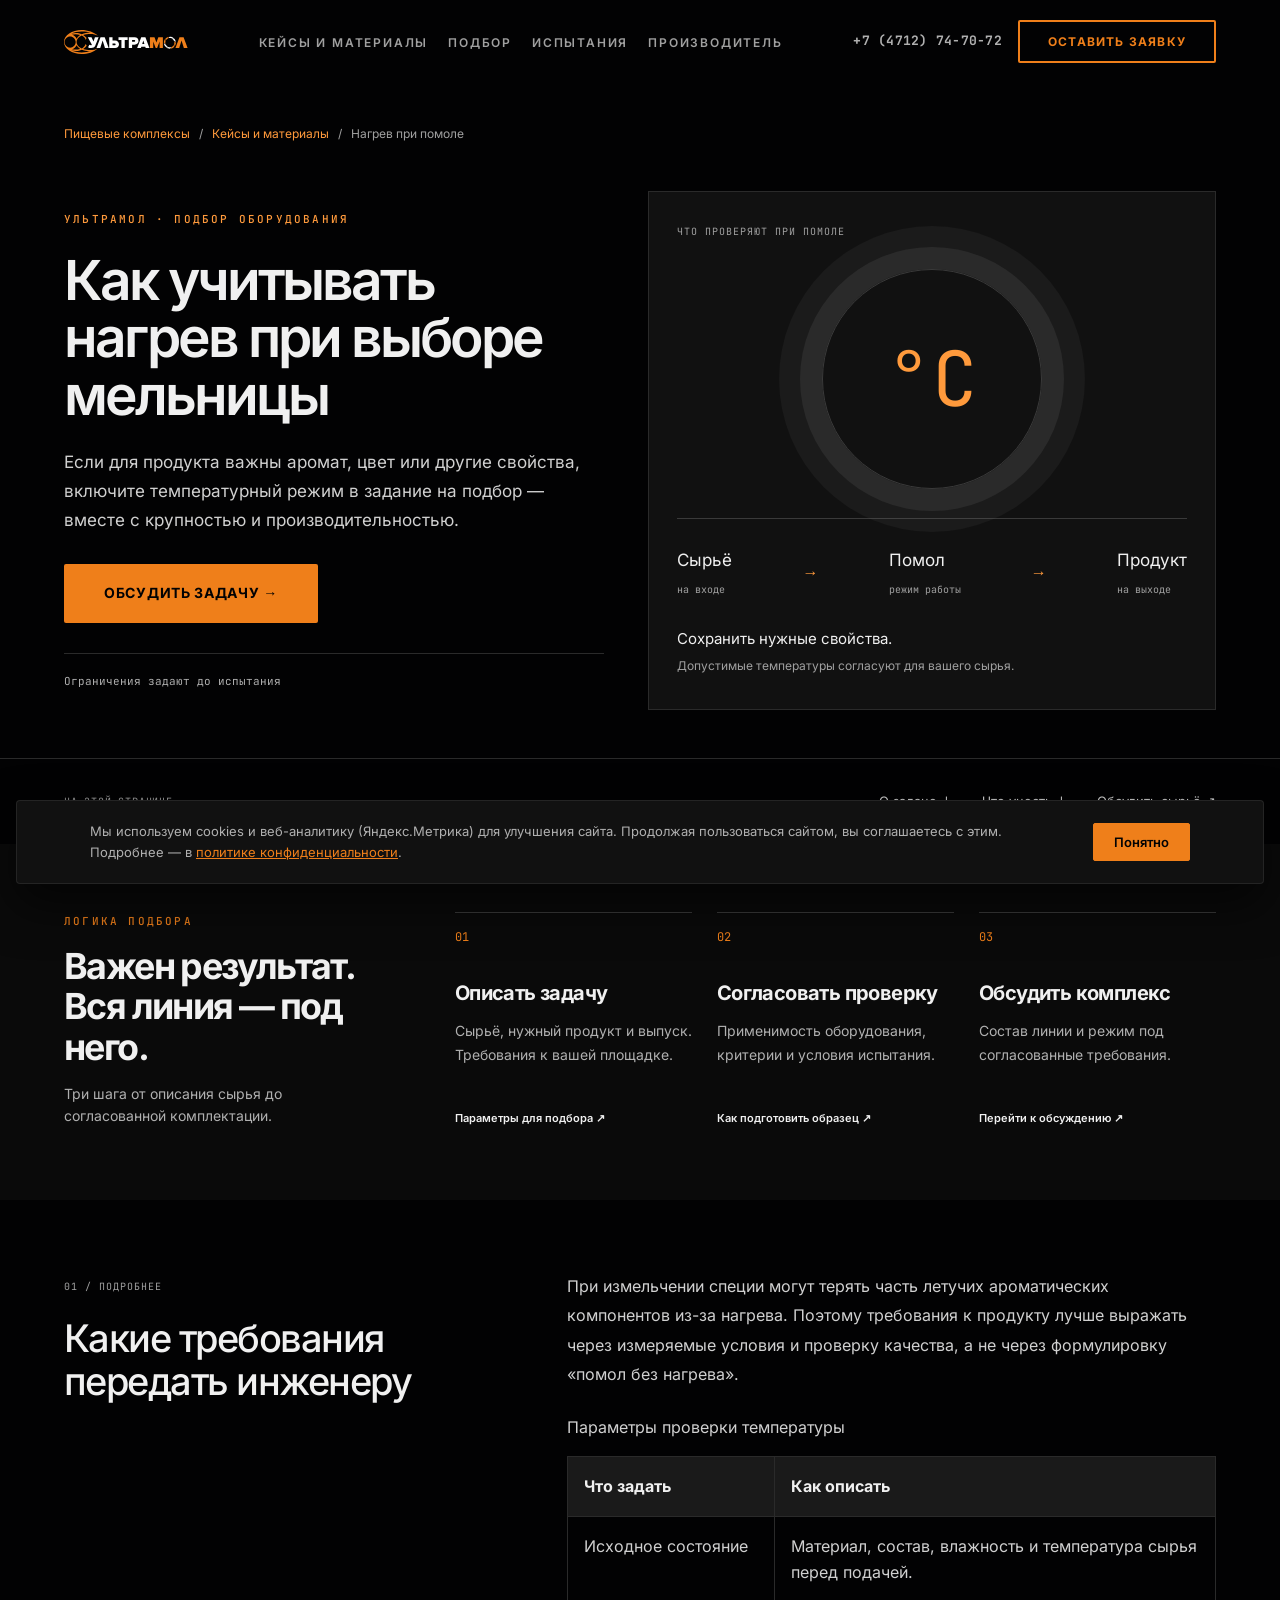
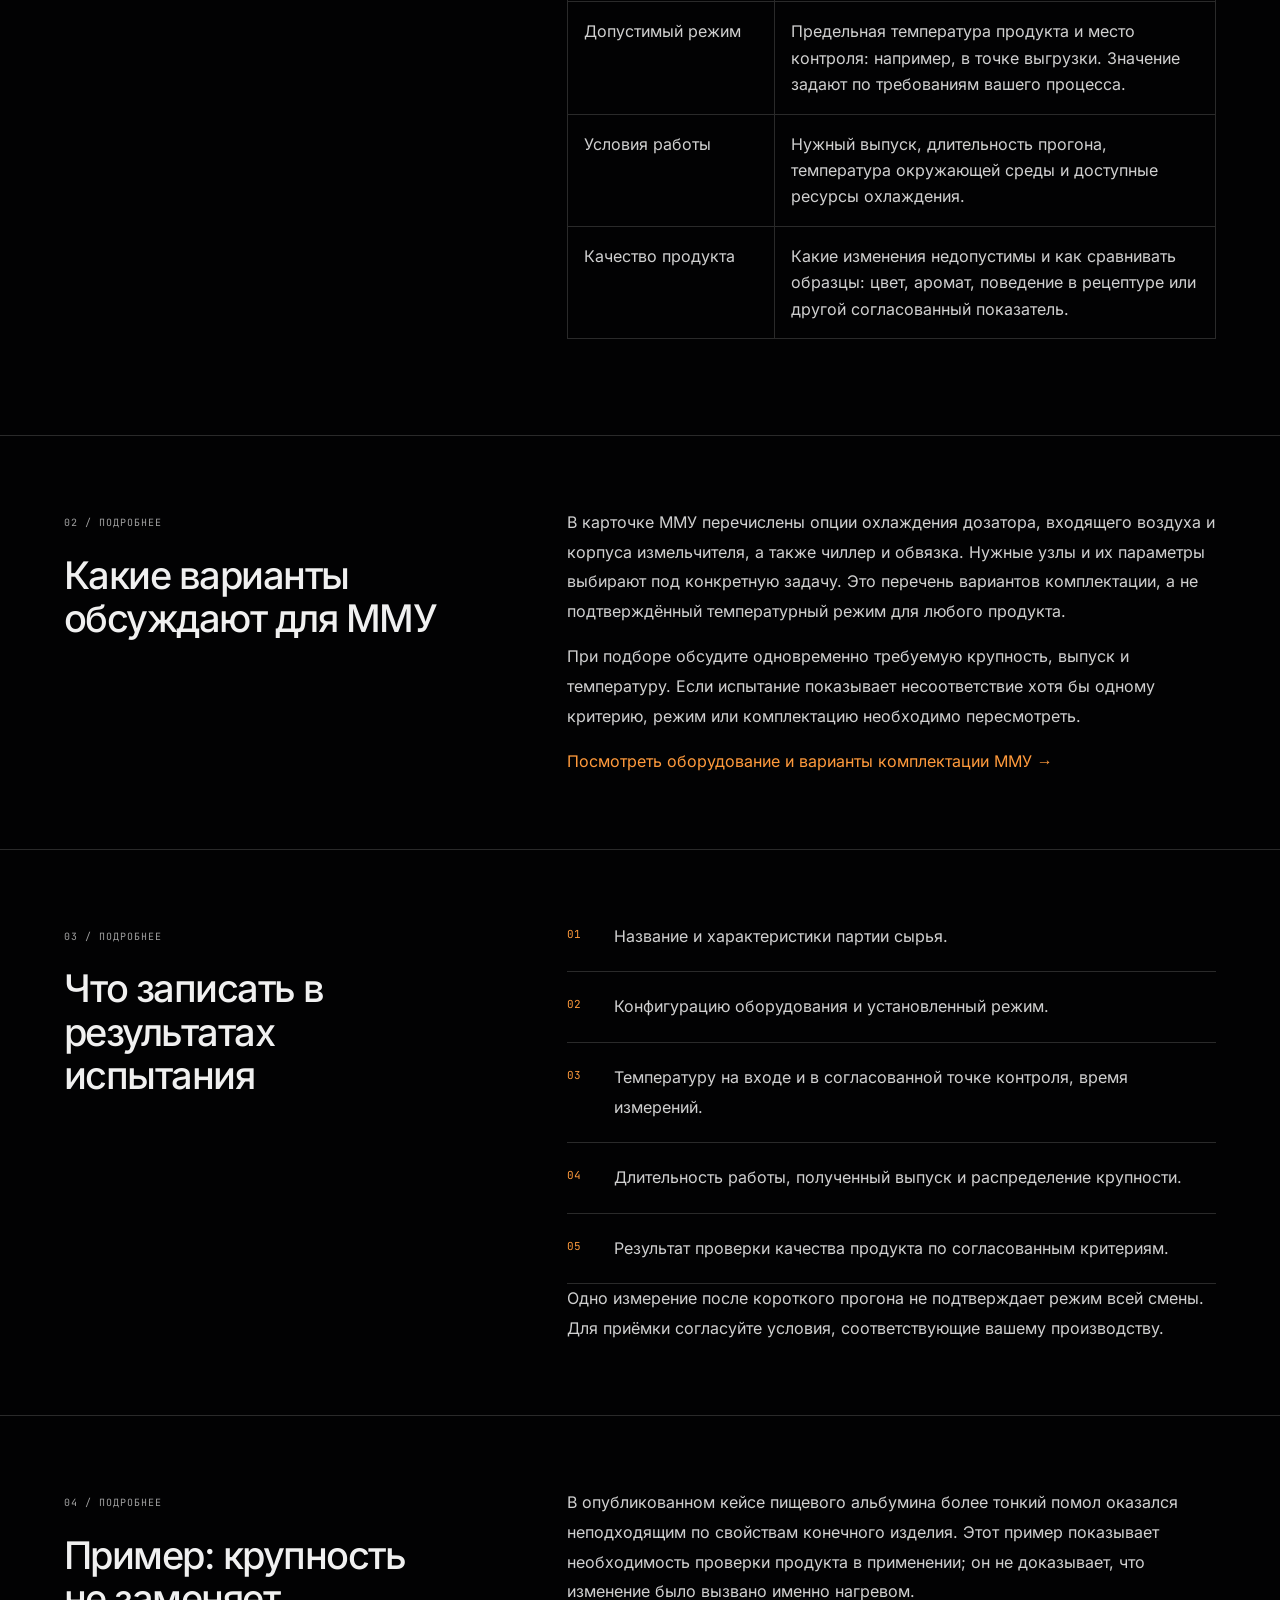
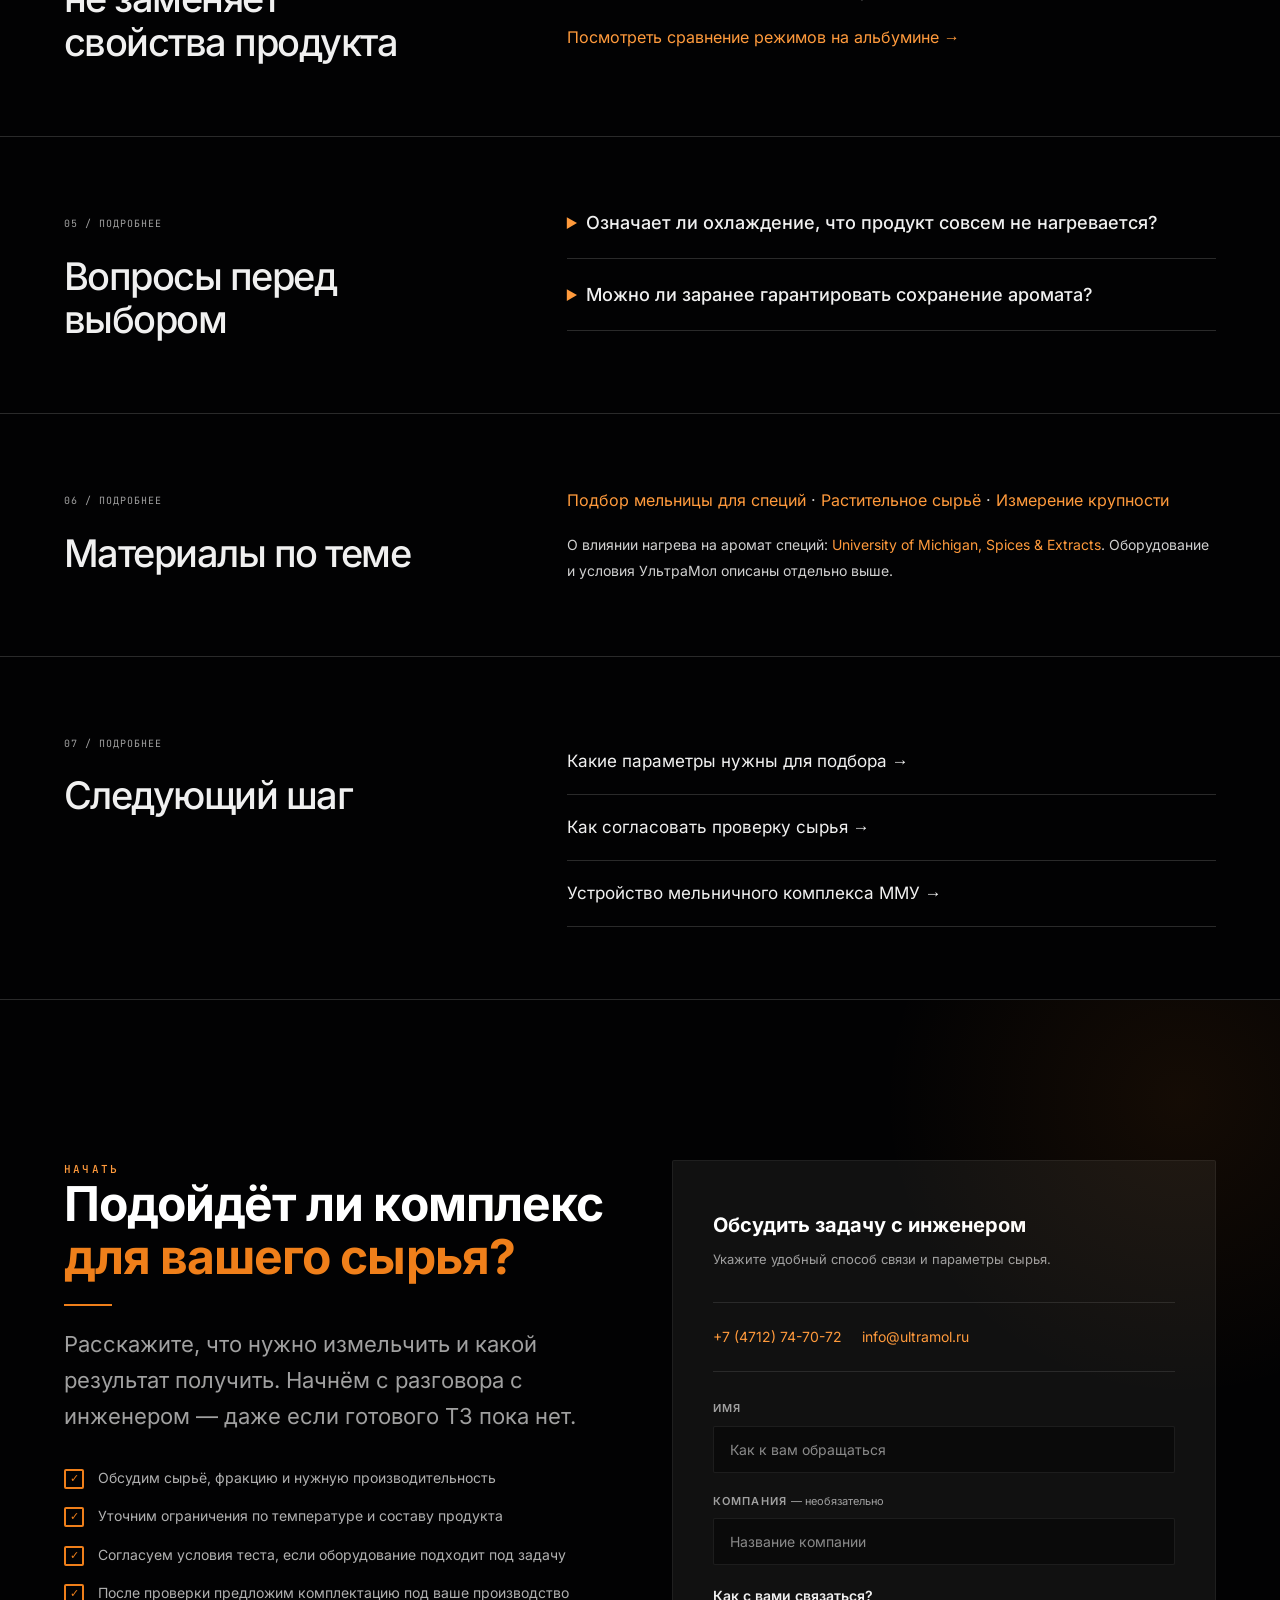
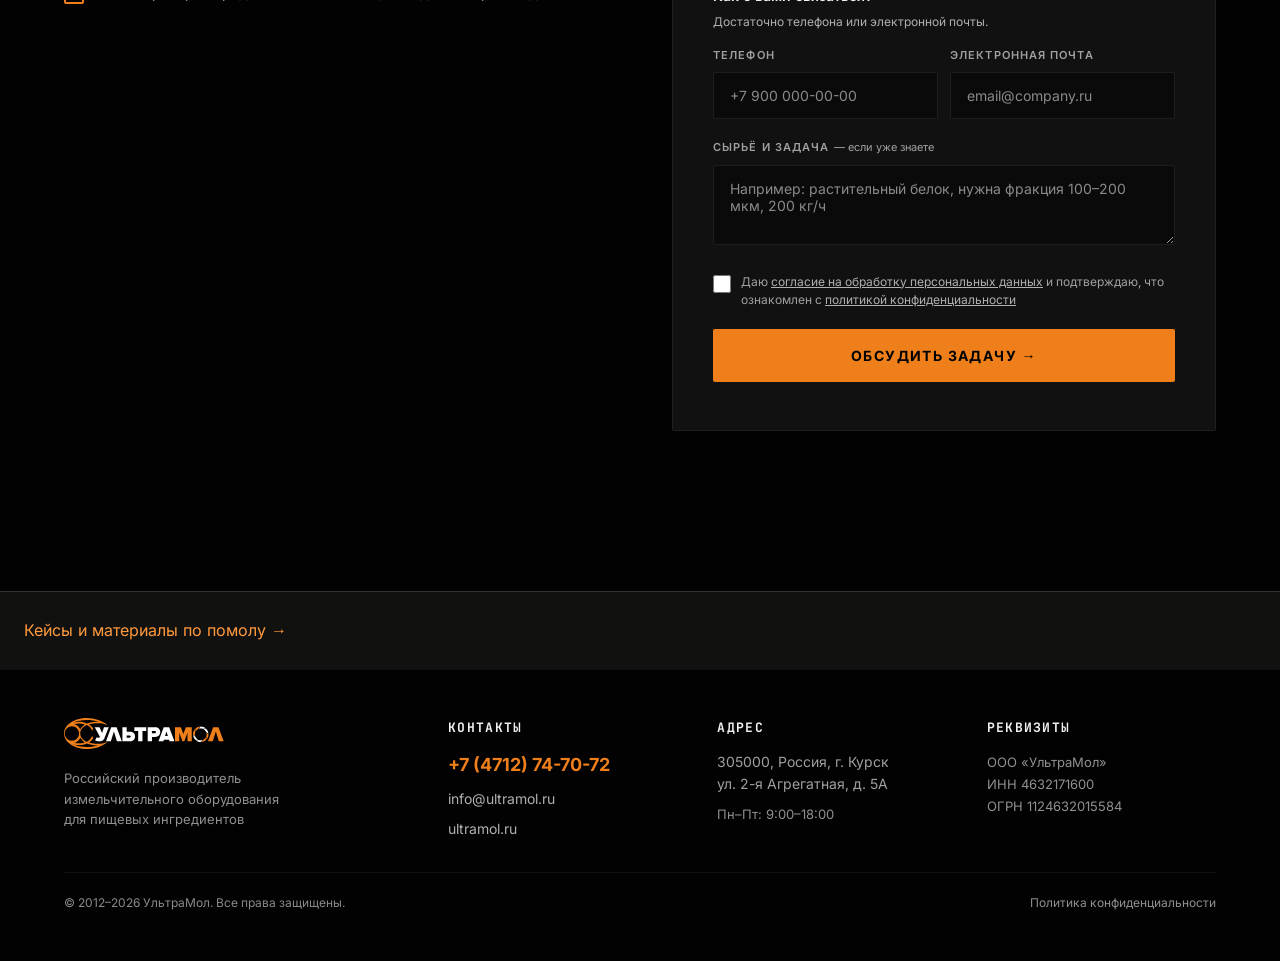
<file: baza-znaniy/pomol-i-nagrev/index.html>
<!doctype html>
<html lang="ru"><head><meta charset="UTF-8"><meta name="viewport" content="width=device-width, initial-scale=1">
<title>Нагрев при помоле: охлаждение и контроль температуры | УльтраМол</title><meta name="description" content="Какие требования к температуре передать при подборе мельницы и что проверить на испытании. Опции охлаждения и критерии качества продукта."><link rel="canonical" href="https://pomol.ultramol.ru/baza-znaniy/pomol-i-nagrev/">
<meta property="og:type" content="website"><meta property="og:locale" content="ru_RU"><meta property="og:url" content="https://pomol.ultramol.ru/baza-znaniy/pomol-i-nagrev/"><meta property="og:title" content="Нагрев при помоле: охлаждение и контроль температуры | УльтраМол"><meta property="og:description" content="Какие требования к температуре передать при подборе мельницы и что проверить на испытании. Опции охлаждения и критерии качества продукта."><meta property="og:image" content="https://pomol.ultramol.ru/assets/images/hero-clean-20261110.webp">
<link rel="icon" href="/favicon.ico"><link rel="stylesheet" href="/styles.css?v=20261110visual"><link rel="stylesheet" href="/seo.css?v=20261110d"><script src="/app.js?v=20261110b" defer></script>
<script type="application/ld+json">{"@context": "https://schema.org", "@graph": [{"@type": "Organization", "@id": "https://pomol.ultramol.ru/#org", "name": "УльтраМол", "legalName": "ООО «УльтраМол»", "url": "https://www.ultramol.ru/", "telephone": "+7 (4712) 74-70-72", "email": "info@ultramol.ru"}, {"@type": "WebPage", "@id": "https://pomol.ultramol.ru/baza-znaniy/pomol-i-nagrev/#page", "url": "https://pomol.ultramol.ru/baza-znaniy/pomol-i-nagrev/", "name": "Нагрев при помоле: охлаждение и контроль температуры | УльтраМол", "description": "Какие требования к температуре передать при подборе мельницы и что проверить на испытании. Опции охлаждения и критерии качества продукта.", "inLanguage": "ru", "publisher": {"@id": "https://pomol.ultramol.ru/#org"}}, {"@type": "BreadcrumbList", "itemListElement": [{"@type": "ListItem", "position": 1, "name": "Пищевые мельничные комплексы", "item": "https://pomol.ultramol.ru/"}, {"@type": "ListItem", "position": 2, "name": "Кейсы и материалы", "item": "https://pomol.ultramol.ru/materialy/"}, {"@type": "ListItem", "position": 3, "name": "Нагрев при помоле", "item": "https://pomol.ultramol.ru/baza-znaniy/pomol-i-nagrev/"}]}, {"@type": "FAQPage", "mainEntity": [{"@type": "Question", "name": "Означает ли охлаждение, что продукт совсем не нагревается?", "acceptedAnswer": {"@type": "Answer", "text": "Нет. Нужно указать допустимую температуру, место и время измерения, исходные условия и длительность работы. Наличие охлаждающего узла само по себе не подтверждает результат."}}, {"@type": "Question", "name": "Можно ли заранее гарантировать сохранение аромата?", "acceptedAnswer": {"@type": "Answer", "text": "Только по наличию охлаждения такой вывод делать нельзя. Требования к аромату и способ сравнения образцов согласуют отдельно, затем проверяют результат на нужном сырье."}}]}]}</script><link rel="stylesheet" href="/visual.css?v=20261110b"><script src="/visual.js?v=20261110a" defer></script><noscript><style>#contact-form{display:none}.reveal{opacity:1;transform:none}</style></noscript></head><body class="visual-page"><a class="skip-link" href="#main">Перейти к содержанию</a><div id="scroll-progress" class="scroll-progress" aria-hidden="true"></div><header>
      <nav class="nav" id="nav" aria-label="Основная навигация">
        <div class="container nav-inner">
          <a href="/" class="nav-logo" aria-label="УльтраМол — на главную"
            ><svg
              width="160"
              height="31"
              viewBox="0 0 160 31"
              fill="none"
              xmlns="http://www.w3.org/2000/svg"
            >
              <path
                d="M148.807 23.3L151.829 13.4558L154.852 23.3H159.658L154.495 9.29999H149.163L144 23.3H148.807Z"
                fill="#EF7F1A"
              />
              <path
                fill-rule="evenodd"
                clip-rule="evenodd"
                d="M139.256 21.7507C139.001 22.1562 138.63 22.703 138.187 23.215C137.914 23.5312 137.613 23.8344 137.294 24.0838C139.038 23.9874 140.746 23.3153 142.097 22.0392C142.273 21.5068 142.3 20.8758 142.257 20.266C142.226 19.8178 142.157 19.3815 142.082 19.0027C141.807 19.5704 141.433 20.0996 140.963 20.5698C140.455 21.0785 139.875 21.4707 139.256 21.7507Z"
                fill="#EF7F1A"
              />
              <path
                fill-rule="evenodd"
                clip-rule="evenodd"
                d="M142.308 14.4193C142.786 15.7456 142.78 17.2011 142.29 18.5099C142.398 18.9771 142.524 19.5979 142.569 20.2451C142.6 20.6976 142.597 21.1651 142.525 21.6017C143.843 20.1477 144.506 18.3234 144.5 16.4698C144.235 15.9886 143.787 15.5308 143.307 15.1342C142.971 14.8561 142.623 14.6241 142.308 14.4193Z"
                fill="#EF7F1A"
              />
              <path
                fill-rule="evenodd"
                clip-rule="evenodd"
                d="M142.094 13.8999C142.497 14.1443 143.016 14.488 143.506 14.8935C143.861 15.1874 144.195 15.4987 144.465 15.8488C144.321 14.0561 143.646 12.1999 142.179 10.9115C141.647 10.7511 141.014 10.7498 140.403 10.8162C139.991 10.8609 139.599 10.9418 139.243 11.0207C139.839 11.3082 140.399 11.7001 140.895 12.1963C141.404 12.7063 141.804 13.2843 142.094 13.8999Z"
                fill="#FEFEFE"
              />
              <path
                fill-rule="evenodd"
                clip-rule="evenodd"
                d="M138.75 10.8101C139.199 10.7021 139.77 10.571 140.37 10.5059C140.808 10.4583 141.281 10.4409 141.733 10.5003C140.367 9.19972 138.54 8.63601 136.777 8.59998C136.334 8.86044 135.916 9.26069 135.543 9.69137C135.239 10.0431 134.974 10.4135 134.754 10.7399C136.043 10.3011 137.461 10.3252 138.75 10.8101Z"
                fill="#FEFEFE"
              />
              <path
                fill-rule="evenodd"
                clip-rule="evenodd"
                d="M131.427 13.6886C131.721 13.1395 132.063 12.5921 132.527 12.1279C133.039 11.6158 133.624 11.2194 134.248 10.9389C134.503 10.5334 134.865 9.99936 135.308 9.48735C135.583 9.169 135.886 8.86398 136.207 8.61353C134.461 8.70487 132.761 9.36524 131.406 10.6379C131.222 11.1756 131.194 11.8169 131.237 12.4364C131.268 12.8802 131.353 13.3124 131.427 13.6886Z"
                fill="#EF7F1A"
              />
              <path
                fill-rule="evenodd"
                clip-rule="evenodd"
                d="M131.205 14.1825C131.097 13.7152 130.971 13.1043 130.926 12.4572C130.895 12.0176 130.9 11.5341 130.974 11.0863C129.652 12.5404 128.995 14.3883 129 16.2442C129.265 16.7243 129.709 17.1723 130.188 17.5681C130.524 17.8464 130.875 18.0938 131.189 18.2987C130.715 16.9783 130.739 15.5144 131.205 14.1825Z"
                fill="#EF7F1A"
              />
              <path
                fill-rule="evenodd"
                clip-rule="evenodd"
                d="M131.387 18.7914C130.986 18.5477 130.472 18.2089 129.988 17.8087C129.635 17.516 129.296 17.1894 129.026 16.841C129.168 18.6368 129.895 20.3919 131.277 21.7754C131.816 21.9478 132.465 21.9541 133.092 21.8861C133.503 21.8414 133.908 21.7633 134.264 21.6843C133.662 21.3962 133.096 21.0018 132.595 20.5016C132.085 19.9914 131.677 19.405 131.387 18.7914Z"
                fill="#FEFEFE"
              />
              <path
                fill-rule="evenodd"
                clip-rule="evenodd"
                d="M134.745 21.8887C134.294 22 133.732 22.1304 133.125 22.1964C132.678 22.2449 132.207 22.2648 131.774 22.2107C133.206 23.4361 134.96 24.0679 136.722 24.1C137.162 23.8393 137.582 23.4385 137.952 23.0109C138.258 22.6566 138.53 22.2839 138.751 21.9556C137.46 22.3986 136.038 22.3737 134.745 21.8887Z"
                fill="#FEFEFE"
              />
              <path
                d="M127.75 23.27H123.478V14.8531L120.327 23.27H118.423L115.272 14.8531V23.27H111V9.27002H116.901L119.375 15.9866L121.849 9.27002H127.75V23.27Z"
                fill="#EF7F1A"
              />
              <path
                d="M110.4 23.35H105.519L105.008 21.707H99.8923L99.3809 23.35H94.5L99.7432 9.29999H105.157L110.4 23.35ZM103.857 17.9996L102.45 13.4707L101.043 17.9996H103.857Z"
                fill="#FEFEFE"
              />
              <path
                fill-rule="evenodd"
                clip-rule="evenodd"
                d="M87.9573 23.3H83.7V9.29999H91.2032C92.7909 9.29999 94.031 9.75824 94.9232 10.6747C95.8154 11.5912 96.2615 12.7352 96.2615 14.1066C96.2615 15.4639 95.8154 16.6008 94.9232 17.5173C94.031 18.434 92.7909 18.8921 91.2032 18.8921H87.9573V23.3ZM91.5825 14.9147C91.3437 15.1036 91.0346 15.1979 90.6553 15.1979H87.9573V12.9941H90.6553C91.0346 12.9941 91.3437 13.0885 91.5825 13.2774C91.8214 13.4664 91.9409 13.7427 91.9409 14.1066C91.9409 14.4564 91.8214 14.7258 91.5825 14.9147Z"
                fill="#FEFEFE"
              />
              <path
                d="M74.1861 23.32H78.4589V12.9773H82.2239V9.27002H70.3999V12.9773H74.1861V23.32Z"
                fill="#FEFEFE"
              />
              <path
                fill-rule="evenodd"
                clip-rule="evenodd"
                d="M58.3999 9.29999H62.6873V13.7234H65.956C67.5549 13.7234 68.8036 14.1834 69.702 15.1032C70.6006 16.0231 71.0499 17.164 71.0499 18.5262C71.0499 19.9024 70.6006 21.0505 69.702 21.9702C68.8036 22.89 67.5549 23.35 65.956 23.35H58.3999V9.29999ZM62.6873 17.4308H65.4041C65.7862 17.4308 66.0974 17.5256 66.338 17.7152C66.5784 17.9047 66.6989 18.1751 66.6989 18.5262C66.6989 18.8912 66.5784 19.1686 66.338 19.3582C66.0974 19.5478 65.7862 19.6426 65.4041 19.6426H62.6873V17.4308Z"
                fill="#FEFEFE"
              />
              <path
                d="M42 23.35H46.8438L49.8896 13.4707L52.9354 23.35H57.7792L52.5759 9.29999H47.2033L42 23.35Z"
                fill="#FEFEFE"
              />
              <path
                d="M31.0633 22.2251C32.0502 22.9785 33.3764 23.3 35.0118 23.3C37.4369 23.3 39.5201 22.5778 40.3562 20.4547C41.1924 18.3317 44.75 9.29999 44.75 9.29999H39.9703L38.131 14.9714L35.5297 9.29999H30.75L36.0333 19.1153C35.7371 19.5617 35.2648 19.7849 34.6164 19.7849C34.0241 19.7849 33.4179 19.5757 32.7974 19.1572L31.0633 22.2251Z"
                fill="#FEFEFE"
              />
              <path
                fill-rule="evenodd"
                clip-rule="evenodd"
                d="M29.2946 20.4941C28.258 21.9561 26.4649 23.4946 24.8475 24.4958C30.3872 26.3884 39.7203 26.5589 43.7542 23.4556C39.293 28.4816 29.967 31 22.8723 31C10.2403 31 0 24.0605 0 15.4999C0 6.93946 10.2403 0 22.8723 0C29.9297 0 39.8823 2.97362 43.7108 7.4585C38.8564 4.15773 30.0528 4.94824 24.8565 6.41444C26.5351 7.44969 28.1815 8.8468 29.2111 10.3632C28.8746 10.9115 28.3843 11.9703 28.2024 12.8909C27.3608 10.4682 25.2514 8.07697 22.8662 7.1165C18.7622 8.85069 16.2539 11.8929 16.2539 15.412C16.2539 18.9312 18.7737 22.0558 22.878 23.79C25.137 22.8324 27.2592 20.0664 28.2203 17.7412C28.3648 18.4413 28.7956 19.6761 29.2946 20.4941ZM7.92208 8.35177C11.8945 8.35177 15.1145 11.6194 15.1145 15.5919C15.1145 19.5643 11.8945 22.7843 7.92208 22.7843C3.94972 22.7843 0.729416 19.5643 0.729416 15.5919C0.729416 11.6194 3.94972 8.35177 7.92208 8.35177ZM10.326 24.8193C13.7584 25.6553 17.4709 25.4653 20.8647 24.4861C18.8785 23.2536 17.3069 21.6482 16.3334 19.8107C15.1465 22.2219 12.9693 24.4851 10.326 24.8193ZM10.2829 6.16158C13.9503 5.14827 17.2025 5.35849 20.8766 6.41915C18.8249 7.66873 17.2292 9.34293 16.26 11.243C14.9572 8.75321 13.2667 6.7136 10.2829 6.16158ZM34.6624 27.1825C31.2256 28.3928 27.1747 28.9142 22.8723 28.9142C17.3624 28.9142 12.3559 27.8068 8.40725 25.9036C10.4458 26.6699 12.7771 27.1005 15.2042 27.1005C17.9977 27.1005 20.6163 26.5303 22.8698 25.5343C26.1356 26.778 31.5781 27.8359 34.6624 27.1825ZM34.6856 3.77018C31.247 2.54316 27.134 2.08598 22.8723 2.08598C17.8282 2.08598 12.9561 3.13039 9.17436 4.75231C11.0246 4.14738 13.0629 3.81211 15.2042 3.81211C17.9964 3.81211 20.612 4.42642 22.865 5.42161C27.5949 3.60702 32.4368 3.47601 34.6856 3.77018Z"
                fill="#EF7F1A"
              /></svg
          ></a>
          <ul class="nav-links" id="nav-links"><li><a href="/materialy/">Кейсы и материалы</a></li><li><a href="/podbor/">Подбор</a></li><li><a href="/ispytaniya/">Испытания</a></li><li><a href="/#about">Производитель</a></li></ul>
          <div class="nav-right">
            <a href="tel:+74712747072" class="nav-phone">+7 (4712) 74-70-72</a>
            <a href="#form" class="nav-cta" id="nav-cta">Оставить заявку</a>
            <button class="burger" aria-label="Меню" aria-expanded="false">
              <span></span>
              <span></span>
              <span></span>
            </button>
          </div>
        </div>
      </nav>
    </header><main id="main" tabindex="-1"><section class="seo-hero" id="hero"><div class="container"><nav class="seo-breadcrumb" aria-label="Хлебные крошки"><a href="/">Пищевые комплексы</a><span aria-hidden="true"> / </span><a href="/materialy/">Кейсы и материалы</a><span aria-hidden="true"> / </span><span>Нагрев при помоле</span></nav><div class="visual-hero-grid"><div class="visual-hero-copy"><p class="label">УльтраМол · Подбор оборудования</p><h1>Как учитывать нагрев при выборе мельницы</h1><p class="seo-lead">Если для продукта важны аромат, цвет или другие свойства, включите температурный режим в задание на подбор — вместе с крупностью и производительностью.</p><a class="btn-primary" href="#form">Обсудить задачу →</a><p class="visual-hero-meta">Ограничения задают до испытания</p></div><div class="visual-diagram heat-diagram"><span class="visual-overline">Что проверяют при помоле</span><div class="heat-symbol" aria-hidden="true">°C<span class="heat-ring"></span></div><div class="heat-flow"><span>Сырьё<small>на входе</small></span><b aria-hidden="true">→</b><span>Помол<small>режим работы</small></span><b aria-hidden="true">→</b><span>Продукт<small>на выходе</small></span></div><p class="diagram-note">Сохранить нужные свойства.<br><span>Допустимые температуры согласуют для вашего сырья.</span></p></div></div></div></section><nav class="visual-jumps container" aria-label="На этой странице"><span>На этой странице</span><a href="#chapter-1">О задаче ↓</a><a href="#chapter-2">Что учесть ↓</a><a href="#form">Обсудить сырьё ↗</a></nav><section class="visual-process"><div class="container"><div class="visual-process-heading"><p class="label">Логика подбора</p><h2>Важен результат.<br>Вся линия — под него.</h2><p>Три шага от описания сырья до согласованной комплектации.</p></div><div class="process-steps"><a href="/podbor/"><span class="step-number">01</span><h3>Описать задачу</h3><p>Сырьё, нужный продукт и выпуск. Требования к вашей площадке.</p><span class="step-link">Параметры для подбора ↗</span></a><a href="/ispytaniya/"><span class="step-number">02</span><h3>Согласовать проверку</h3><p>Применимость оборудования, критерии и условия испытания.</p><span class="step-link">Как подготовить образец ↗</span></a><a href="#form"><span class="step-number">03</span><h3>Обсудить комплекс</h3><p>Состав линии и режим под согласованные требования.</p><span class="step-link">Перейти к обсуждению ↗</span></a></div></div></section><section class="seo-section" id="chapter-1"><div class="container visual-reading"><div class="visual-section-title"><span class="visual-overline">01 / Подробнее</span><h2>Какие требования передать инженеру</h2></div><div class="seo-reading visual-section-body"><p>При измельчении специи могут терять часть летучих ароматических компонентов из-за нагрева. Поэтому требования к продукту лучше выражать через измеряемые условия и проверку качества, а не через формулировку «помол без нагрева».</p><div class="seo-table-wrap" role="region" aria-label="Параметры проверки температуры" tabindex="0"><table><caption>Параметры проверки температуры</caption><thead><tr><th scope="col">Что задать</th><th scope="col">Как описать</th></tr></thead><tbody><tr><td>Исходное состояние</td><td>Материал, состав, влажность и температура сырья перед подачей.</td></tr><tr><td>Допустимый режим</td><td>Предельная температура продукта и место контроля: например, в точке выгрузки. Значение задают по требованиям вашего процесса.</td></tr><tr><td>Условия работы</td><td>Нужный выпуск, длительность прогона, температура окружающей среды и доступные ресурсы охлаждения.</td></tr><tr><td>Качество продукта</td><td>Какие изменения недопустимы и как сравнивать образцы: цвет, аромат, поведение в рецептуре или другой согласованный показатель.</td></tr></tbody></table></div></div></div></section><section class="seo-section" id="chapter-2"><div class="container visual-reading"><div class="visual-section-title"><span class="visual-overline">02 / Подробнее</span><h2>Какие варианты обсуждают для ММУ</h2></div><div class="seo-reading visual-section-body"><p>В карточке ММУ перечислены опции охлаждения дозатора, входящего воздуха и корпуса измельчителя, а также чиллер и обвязка. Нужные узлы и их параметры выбирают под конкретную задачу. Это перечень вариантов комплектации, а не подтверждённый температурный режим для любого продукта.</p><p>При подборе обсудите одновременно требуемую крупность, выпуск и температуру. Если испытание показывает несоответствие хотя бы одному критерию, режим или комплектацию необходимо пересмотреть.</p><p><a href="https://www.ultramol.ru/produktsiya/izmelchitelnoe-oborudovanie/molotkovaya-rotorno-vikhrevaya-melnitsa-serii-mmu-/">Посмотреть оборудование и варианты комплектации ММУ →</a></p></div></div></section><section class="seo-section" id="chapter-3"><div class="container visual-reading"><div class="visual-section-title"><span class="visual-overline">03 / Подробнее</span><h2>Что записать в результатах испытания</h2></div><div class="seo-reading visual-section-body"><ol><li>Название и характеристики партии сырья.</li><li>Конфигурацию оборудования и установленный режим.</li><li>Температуру на входе и в согласованной точке контроля, время измерений.</li><li>Длительность работы, полученный выпуск и распределение крупности.</li><li>Результат проверки качества продукта по согласованным критериям.</li></ol><p>Одно измерение после короткого прогона не подтверждает режим всей смены. Для приёмки согласуйте условия, соответствующие вашему производству.</p></div></div></section><section class="seo-section" id="chapter-4"><div class="container visual-reading"><div class="visual-section-title"><span class="visual-overline">04 / Подробнее</span><h2>Пример: крупность не заменяет свойства продукта</h2></div><div class="seo-reading visual-section-body"><p>В опубликованном кейсе пищевого альбумина более тонкий помол оказался неподходящим по свойствам конечного изделия. Этот пример показывает необходимость проверки продукта в применении; он не доказывает, что изменение было вызвано именно нагревом.</p><p><a href="https://www.ultramol.ru/novosti/sobytiya/pomol-pishchevogo-albumina/">Посмотреть сравнение режимов на альбумине →</a></p></div></div></section><section class="seo-section" id="chapter-5"><div class="container visual-reading"><div class="visual-section-title"><span class="visual-overline">05 / Подробнее</span><h2>Вопросы перед выбором</h2></div><div class="seo-reading visual-section-body"><details><summary>Означает ли охлаждение, что продукт совсем не нагревается?</summary><p>Нет. Нужно указать допустимую температуру, место и время измерения, исходные условия и длительность работы. Наличие охлаждающего узла само по себе не подтверждает результат.</p></details><details><summary>Можно ли заранее гарантировать сохранение аромата?</summary><p>Только по наличию охлаждения такой вывод делать нельзя. Требования к аромату и способ сравнения образцов согласуют отдельно, затем проверяют результат на нужном сырье.</p></details></div></div></section><section class="seo-section" id="chapter-6"><div class="container visual-reading"><div class="visual-section-title"><span class="visual-overline">06 / Подробнее</span><h2>Материалы по теме</h2></div><div class="seo-reading visual-section-body"><p><a href="/primenenie/specii/">Подбор мельницы для специй</a> · <a href="/primenenie/rastitelnoe-syre/">Растительное сырьё</a> · <a href="/baza-znaniy/krupnost-pomola/">Измерение крупности</a></p><p class="seo-source">О влиянии нагрева на аромат специй: <a href="https://encyclopedia.che.engin.umich.edu/spices-and-extracts/">University of Michigan, Spices &amp; Extracts</a>. Оборудование и условия УльтраМол описаны отдельно выше.</p></div></div></section><section class="seo-section visual-links" id="chapter-7"><div class="container visual-reading"><div class="visual-section-title"><span class="visual-overline">07 / Подробнее</span><h2>Следующий шаг</h2></div><div class="seo-reading visual-section-body"><p><a href="/podbor/">Какие параметры нужны для подбора →</a></p><p><a href="/ispytaniya/">Как согласовать проверку сырья →</a></p><p><a href="https://www.ultramol.ru/produktsiya/izmelchitelnoe-oborudovanie/molotkovaya-rotorno-vikhrevaya-melnitsa-serii-mmu-/">Устройство мельничного комплекса ММУ →</a></p></div></div></section><section class="cta-section" id="form">
        <div class="container">
          <div class="cta-inner">
            <div class="cta-text reveal">
              <div class="label">Начать</div>
              <h2 class="heading">
                Подойдёт ли комплекс<br />
                <em class="em-orange">для вашего сырья?</em>
              </h2>
              <div class="section-divider"></div>
              <p class="subheading">
                Расскажите, что нужно измельчить и какой результат получить.
                Начнём с разговора с инженером — даже если готового ТЗ пока нет.
              </p>

              <div class="cta-benefits">
                <div class="cta-benefit">
                  <span class="check-icon">✓</span>
                  <span>Обсудим сырьё, фракцию и нужную производительность</span>
                </div>
                <div class="cta-benefit">
                  <span class="check-icon">✓</span>
                  <span>Уточним ограничения по температуре и составу продукта</span>
                </div>
                <div class="cta-benefit">
                  <span class="check-icon">✓</span>
                  <span>Согласуем условия теста, если оборудование подходит под задачу</span>
                </div>
                <div class="cta-benefit">
                  <span class="check-icon">✓</span>
                  <span
                    >После проверки предложим комплектацию под ваше производство</span
                  >
                </div>
              </div>
            </div>

            <div class="form-card reveal reveal-d1">
              <h3>Обсудить задачу с инженером</h3>
              <p class="form-sub">Укажите удобный способ связи и параметры сырья.</p>
              <div class="form-direct-contact" aria-label="Связаться напрямую"><a href="tel:+74712747072">+7 (4712) 74-70-72</a><a href="mailto:info@ultramol.ru">info@ultramol.ru</a></div><noscript><p class="form-no-js">Для отправки формы нужен JavaScript. Вы можете позвонить или написать нам по контактам выше.</p></noscript><form id="contact-form">
                <div class="form-group">
                  <label for="name">Имя</label>
                  <input
                    type="text"
                    id="name"
                    name="name"
                    placeholder="Как к вам обращаться"
                    required
                    aria-required="true"
                    autocomplete="name"
                  />
                </div>
                <div class="form-group">
                  <label for="company">Компания <span class="field-optional">— необязательно</span></label>
                  <input
                    type="text"
                    id="company"
                    name="company"
                    placeholder="Название компании"
                    autocomplete="organization"
                  />
                </div>
                <fieldset class="form-contacts" aria-describedby="contact-hint">
                  <legend>Как с вами связаться?</legend>
                  <p class="contact-hint" id="contact-hint">Достаточно телефона или электронной почты.</p>
                  <div class="form-contact-grid">
                <div class="form-group">
                  <label for="phone">Телефон</label>
                  <input
                    type="tel"
                    id="phone"
                    name="phone"
                    placeholder="+7 900 000-00-00"
                    inputmode="tel"
                    autocomplete="tel"
                    aria-describedby="contact-hint"
                    maxlength="30"
                  />
                </div>
                <div class="form-group">
                  <label for="email">Электронная почта</label>
                  <input
                    type="email"
                    id="email"
                    name="email"
                    placeholder="email@company.ru"
                    autocomplete="email"
                    aria-describedby="contact-hint"
                  />
                </div>
                  </div>
                </fieldset>
                <div class="form-group">
                  <label for="material">Сырьё и задача <span class="field-optional">— если уже знаете</span></label>
                  <textarea
                    id="material"
                    name="material"
                    placeholder="Например: растительный белок, нужна фракция 100–200 мкм, 200 кг/ч"
                  ></textarea>
                </div>
                <label class="form-consent">
                  <input
                    type="checkbox"
                    id="consent"
                    name="consent"
                    required
                    aria-required="true"
                  />
                  <span class="form-consent-text">
                    Даю
                    <a href="/consent.html" target="_blank" rel="noopener">согласие на обработку персональных данных</a>
                    и подтверждаю, что ознакомлен с
                    <a href="/privacy.html" target="_blank" rel="noopener">политикой конфиденциальности</a>
                  </span>
                </label>
                <button type="submit" class="form-submit">
                  Обсудить задачу →
                </button>
              </form>
            </div>
          </div>
        </div>
      </section></main><nav class="library-footer-link" aria-label="Материалы по помолу"><a href="/materialy/">Кейсы и материалы по помолу →</a></nav><footer class="footer">
      <div class="container">
        <div class="footer-grid">
          <div class="footer-col">
            <div class="footer-logo">
              <svg
                width="160"
                height="31"
                viewBox="0 0 160 31"
                fill="none"
                xmlns="http://www.w3.org/2000/svg"
              >
                <path
                  d="M148.807 23.3L151.829 13.4558L154.852 23.3H159.658L154.495 9.29999H149.163L144 23.3H148.807Z"
                  fill="#EF7F1A"
                />
                <path
                  fill-rule="evenodd"
                  clip-rule="evenodd"
                  d="M139.256 21.7507C139.001 22.1562 138.63 22.703 138.187 23.215C137.914 23.5312 137.613 23.8344 137.294 24.0838C139.038 23.9874 140.746 23.3153 142.097 22.0392C142.273 21.5068 142.3 20.8758 142.257 20.266C142.226 19.8178 142.157 19.3815 142.082 19.0027C141.807 19.5704 141.433 20.0996 140.963 20.5698C140.455 21.0785 139.875 21.4707 139.256 21.7507Z"
                  fill="#EF7F1A"
                />
                <path
                  fill-rule="evenodd"
                  clip-rule="evenodd"
                  d="M142.308 14.4193C142.786 15.7456 142.78 17.2011 142.29 18.5099C142.398 18.9771 142.524 19.5979 142.569 20.2451C142.6 20.6976 142.597 21.1651 142.525 21.6017C143.843 20.1477 144.506 18.3234 144.5 16.4698C144.235 15.9886 143.787 15.5308 143.307 15.1342C142.971 14.8561 142.623 14.6241 142.308 14.4193Z"
                  fill="#EF7F1A"
                />
                <path
                  fill-rule="evenodd"
                  clip-rule="evenodd"
                  d="M142.094 13.8999C142.497 14.1443 143.016 14.488 143.506 14.8935C143.861 15.1874 144.195 15.4987 144.465 15.8488C144.321 14.0561 143.646 12.1999 142.179 10.9115C141.647 10.7511 141.014 10.7498 140.403 10.8162C139.991 10.8609 139.599 10.9418 139.243 11.0207C139.839 11.3082 140.399 11.7001 140.895 12.1963C141.404 12.7063 141.804 13.2843 142.094 13.8999Z"
                  fill="#FEFEFE"
                />
                <path
                  fill-rule="evenodd"
                  clip-rule="evenodd"
                  d="M138.75 10.8101C139.199 10.7021 139.77 10.571 140.37 10.5059C140.808 10.4583 141.281 10.4409 141.733 10.5003C140.367 9.19972 138.54 8.63601 136.777 8.59998C136.334 8.86044 135.916 9.26069 135.543 9.69137C135.239 10.0431 134.974 10.4135 134.754 10.7399C136.043 10.3011 137.461 10.3252 138.75 10.8101Z"
                  fill="#FEFEFE"
                />
                <path
                  fill-rule="evenodd"
                  clip-rule="evenodd"
                  d="M131.427 13.6886C131.721 13.1395 132.063 12.5921 132.527 12.1279C133.039 11.6158 133.624 11.2194 134.248 10.9389C134.503 10.5334 134.865 9.99936 135.308 9.48735C135.583 9.169 135.886 8.86398 136.207 8.61353C134.461 8.70487 132.761 9.36524 131.406 10.6379C131.222 11.1756 131.194 11.8169 131.237 12.4364C131.268 12.8802 131.353 13.3124 131.427 13.6886Z"
                  fill="#EF7F1A"
                />
                <path
                  fill-rule="evenodd"
                  clip-rule="evenodd"
                  d="M131.205 14.1825C131.097 13.7152 130.971 13.1043 130.926 12.4572C130.895 12.0176 130.9 11.5341 130.974 11.0863C129.652 12.5404 128.995 14.3883 129 16.2442C129.265 16.7243 129.709 17.1723 130.188 17.5681C130.524 17.8464 130.875 18.0938 131.189 18.2987C130.715 16.9783 130.739 15.5144 131.205 14.1825Z"
                  fill="#EF7F1A"
                />
                <path
                  fill-rule="evenodd"
                  clip-rule="evenodd"
                  d="M131.387 18.7914C130.986 18.5477 130.472 18.2089 129.988 17.8087C129.635 17.516 129.296 17.1894 129.026 16.841C129.168 18.6368 129.895 20.3919 131.277 21.7754C131.816 21.9478 132.465 21.9541 133.092 21.8861C133.503 21.8414 133.908 21.7633 134.264 21.6843C133.662 21.3962 133.096 21.0018 132.595 20.5016C132.085 19.9914 131.677 19.405 131.387 18.7914Z"
                  fill="#FEFEFE"
                />
                <path
                  fill-rule="evenodd"
                  clip-rule="evenodd"
                  d="M134.745 21.8887C134.294 22 133.732 22.1304 133.125 22.1964C132.678 22.2449 132.207 22.2648 131.774 22.2107C133.206 23.4361 134.96 24.0679 136.722 24.1C137.162 23.8393 137.582 23.4385 137.952 23.0109C138.258 22.6566 138.53 22.2839 138.751 21.9556C137.46 22.3986 136.038 22.3737 134.745 21.8887Z"
                  fill="#FEFEFE"
                />
                <path
                  d="M127.75 23.27H123.478V14.8531L120.327 23.27H118.423L115.272 14.8531V23.27H111V9.27002H116.901L119.375 15.9866L121.849 9.27002H127.75V23.27Z"
                  fill="#EF7F1A"
                />
                <path
                  d="M110.4 23.35H105.519L105.008 21.707H99.8923L99.3809 23.35H94.5L99.7432 9.29999H105.157L110.4 23.35ZM103.857 17.9996L102.45 13.4707L101.043 17.9996H103.857Z"
                  fill="#FEFEFE"
                />
                <path
                  fill-rule="evenodd"
                  clip-rule="evenodd"
                  d="M87.9573 23.3H83.7V9.29999H91.2032C92.7909 9.29999 94.031 9.75824 94.9232 10.6747C95.8154 11.5912 96.2615 12.7352 96.2615 14.1066C96.2615 15.4639 95.8154 16.6008 94.9232 17.5173C94.031 18.434 92.7909 18.8921 91.2032 18.8921H87.9573V23.3ZM91.5825 14.9147C91.3437 15.1036 91.0346 15.1979 90.6553 15.1979H87.9573V12.9941H90.6553C91.0346 12.9941 91.3437 13.0885 91.5825 13.2774C91.8214 13.4664 91.9409 13.7427 91.9409 14.1066C91.9409 14.4564 91.8214 14.7258 91.5825 14.9147Z"
                  fill="#FEFEFE"
                />
                <path
                  d="M74.1861 23.32H78.4589V12.9773H82.2239V9.27002H70.3999V12.9773H74.1861V23.32Z"
                  fill="#FEFEFE"
                />
                <path
                  fill-rule="evenodd"
                  clip-rule="evenodd"
                  d="M58.3999 9.29999H62.6873V13.7234H65.956C67.5549 13.7234 68.8036 14.1834 69.702 15.1032C70.6006 16.0231 71.0499 17.164 71.0499 18.5262C71.0499 19.9024 70.6006 21.0505 69.702 21.9702C68.8036 22.89 67.5549 23.35 65.956 23.35H58.3999V9.29999ZM62.6873 17.4308H65.4041C65.7862 17.4308 66.0974 17.5256 66.338 17.7152C66.5784 17.9047 66.6989 18.1751 66.6989 18.5262C66.6989 18.8912 66.5784 19.1686 66.338 19.3582C66.0974 19.5478 65.7862 19.6426 65.4041 19.6426H62.6873V17.4308Z"
                  fill="#FEFEFE"
                />
                <path
                  d="M42 23.35H46.8438L49.8896 13.4707L52.9354 23.35H57.7792L52.5759 9.29999H47.2033L42 23.35Z"
                  fill="#FEFEFE"
                />
                <path
                  d="M31.0633 22.2251C32.0502 22.9785 33.3764 23.3 35.0118 23.3C37.4369 23.3 39.5201 22.5778 40.3562 20.4547C41.1924 18.3317 44.75 9.29999 44.75 9.29999H39.9703L38.131 14.9714L35.5297 9.29999H30.75L36.0333 19.1153C35.7371 19.5617 35.2648 19.7849 34.6164 19.7849C34.0241 19.7849 33.4179 19.5757 32.7974 19.1572L31.0633 22.2251Z"
                  fill="#FEFEFE"
                />
                <path
                  fill-rule="evenodd"
                  clip-rule="evenodd"
                  d="M29.2946 20.4941C28.258 21.9561 26.4649 23.4946 24.8475 24.4958C30.3872 26.3884 39.7203 26.5589 43.7542 23.4556C39.293 28.4816 29.967 31 22.8723 31C10.2403 31 0 24.0605 0 15.4999C0 6.93946 10.2403 0 22.8723 0C29.9297 0 39.8823 2.97362 43.7108 7.4585C38.8564 4.15773 30.0528 4.94824 24.8565 6.41444C26.5351 7.44969 28.1815 8.8468 29.2111 10.3632C28.8746 10.9115 28.3843 11.9703 28.2024 12.8909C27.3608 10.4682 25.2514 8.07697 22.8662 7.1165C18.7622 8.85069 16.2539 11.8929 16.2539 15.412C16.2539 18.9312 18.7737 22.0558 22.878 23.79C25.137 22.8324 27.2592 20.0664 28.2203 17.7412C28.3648 18.4413 28.7956 19.6761 29.2946 20.4941ZM7.92208 8.35177C11.8945 8.35177 15.1145 11.6194 15.1145 15.5919C15.1145 19.5643 11.8945 22.7843 7.92208 22.7843C3.94972 22.7843 0.729416 19.5643 0.729416 15.5919C0.729416 11.6194 3.94972 8.35177 7.92208 8.35177ZM10.326 24.8193C13.7584 25.6553 17.4709 25.4653 20.8647 24.4861C18.8785 23.2536 17.3069 21.6482 16.3334 19.8107C15.1465 22.2219 12.9693 24.4851 10.326 24.8193ZM10.2829 6.16158C13.9503 5.14827 17.2025 5.35849 20.8766 6.41915C18.8249 7.66873 17.2292 9.34293 16.26 11.243C14.9572 8.75321 13.2667 6.7136 10.2829 6.16158ZM34.6624 27.1825C31.2256 28.3928 27.1747 28.9142 22.8723 28.9142C17.3624 28.9142 12.3559 27.8068 8.40725 25.9036C10.4458 26.6699 12.7771 27.1005 15.2042 27.1005C17.9977 27.1005 20.6163 26.5303 22.8698 25.5343C26.1356 26.778 31.5781 27.8359 34.6624 27.1825ZM34.6856 3.77018C31.247 2.54316 27.134 2.08598 22.8723 2.08598C17.8282 2.08598 12.9561 3.13039 9.17436 4.75231C11.0246 4.14738 13.0629 3.81211 15.2042 3.81211C17.9964 3.81211 20.612 4.42642 22.865 5.42161C27.5949 3.60702 32.4368 3.47601 34.6856 3.77018Z"
                  fill="#EF7F1A"
                />
              </svg>
            </div>
            <p
              style="
                color: var(--gray-500);
                font-size: 13px;
                margin-top: 12px;
                line-height: 1.6;
              "
            >
              Российский производитель<br />измельчительного оборудования<br />для
              пищевых ингредиентов
            </p>
          </div>
          <div class="footer-col">
            <div
              style="
                font-weight: 600;
                color: var(--white);
                font-size: 13px;
                margin-bottom: 12px;
                text-transform: uppercase;
                letter-spacing: 0.1em;
                font-family: var(--mono);
              "
            >
              Контакты
            </div>
            <div
              style="
                display: flex;
                flex-direction: column;
                gap: 8px;
                font-size: 14px;
              "
            >
              <a
                href="tel:+74712747072"
                style="
                  color: var(--orange);
                  font-size: 18px;
                  font-weight: 700;
                  text-decoration: none;
                "
                >+7 (4712) 74-70-72</a
              >
              <a
                href="mailto:info@ultramol.ru"
                style="color: var(--gray-300); text-decoration: none"
                >info@ultramol.ru</a
              >
              <a
                href="https://www.ultramol.ru"
                target="_blank"
                rel="noopener noreferrer"
                style="color: var(--gray-300); text-decoration: none"
                >ultramol.ru</a
              >
            </div>
          </div>
          <div class="footer-col">
            <div
              style="
                font-weight: 600;
                color: var(--white);
                font-size: 13px;
                margin-bottom: 12px;
                text-transform: uppercase;
                letter-spacing: 0.1em;
                font-family: var(--mono);
              "
            >
              Адрес
            </div>
            <p
              style="color: var(--gray-400); font-size: 14px; line-height: 1.6"
            >
              305000, Россия, г. Курск<br />ул. 2-я Агрегатная, д. 5А
            </p>
            <p style="color: var(--gray-500); font-size: 13px; margin-top: 8px">
              Пн–Пт: 9:00–18:00
            </p>
          </div>
          <div class="footer-col">
            <div
              style="
                font-weight: 600;
                color: var(--white);
                font-size: 13px;
                margin-bottom: 12px;
                text-transform: uppercase;
                letter-spacing: 0.1em;
                font-family: var(--mono);
              "
            >
              Реквизиты
            </div>
            <p
              style="color: var(--gray-500); font-size: 13px; line-height: 1.7"
            >
              ООО «УльтраМол»<br />ИНН 4632171600<br />ОГРН 1124632015584
            </p>
          </div>
        </div>
        <div
          style="
            border-top: 1px solid rgba(255, 255, 255, 0.06);
            margin-top: 32px;
            padding-top: 20px;
            display: flex;
            justify-content: space-between;
            align-items: center;
            font-size: 12px;
            color: var(--gray-600);
          "
        >
          <span>&copy; 2012–2026 УльтраМол. Все права защищены.</span>
          <a href="/privacy.html" target="_blank" rel="noopener"
            style="color: var(--gray-500); text-decoration: none"
            >Политика конфиденциальности</a>
        </div>
      </div>
    </footer>

    <!-- ═══════════ COOKIE NOTICE (152-ФЗ информирование, Яндекс.Метрика) ═══════════ -->
    <div
      id="cookie-banner"
      class="cookie-banner"
      role="region"
      aria-label="Уведомление об использовании файлов cookie"
      hidden
    >
      <div class="cookie-banner-inner">
        <p class="cookie-banner-text">
          Мы используем cookies и веб-аналитику (Яндекс.Метрика) для улучшения
          сайта. Продолжая пользоваться сайтом, вы соглашаетесь с этим. Подробнее — в
          <a href="/privacy.html" target="_blank" rel="noopener">политике конфиденциальности</a>.
        </p>
        <div class="cookie-banner-actions">
          <button type="button" class="cookie-btn cookie-btn-accept" id="cookie-accept">Понятно</button>
        </div>
      </div>
    </div>

  </body></html>
</file>
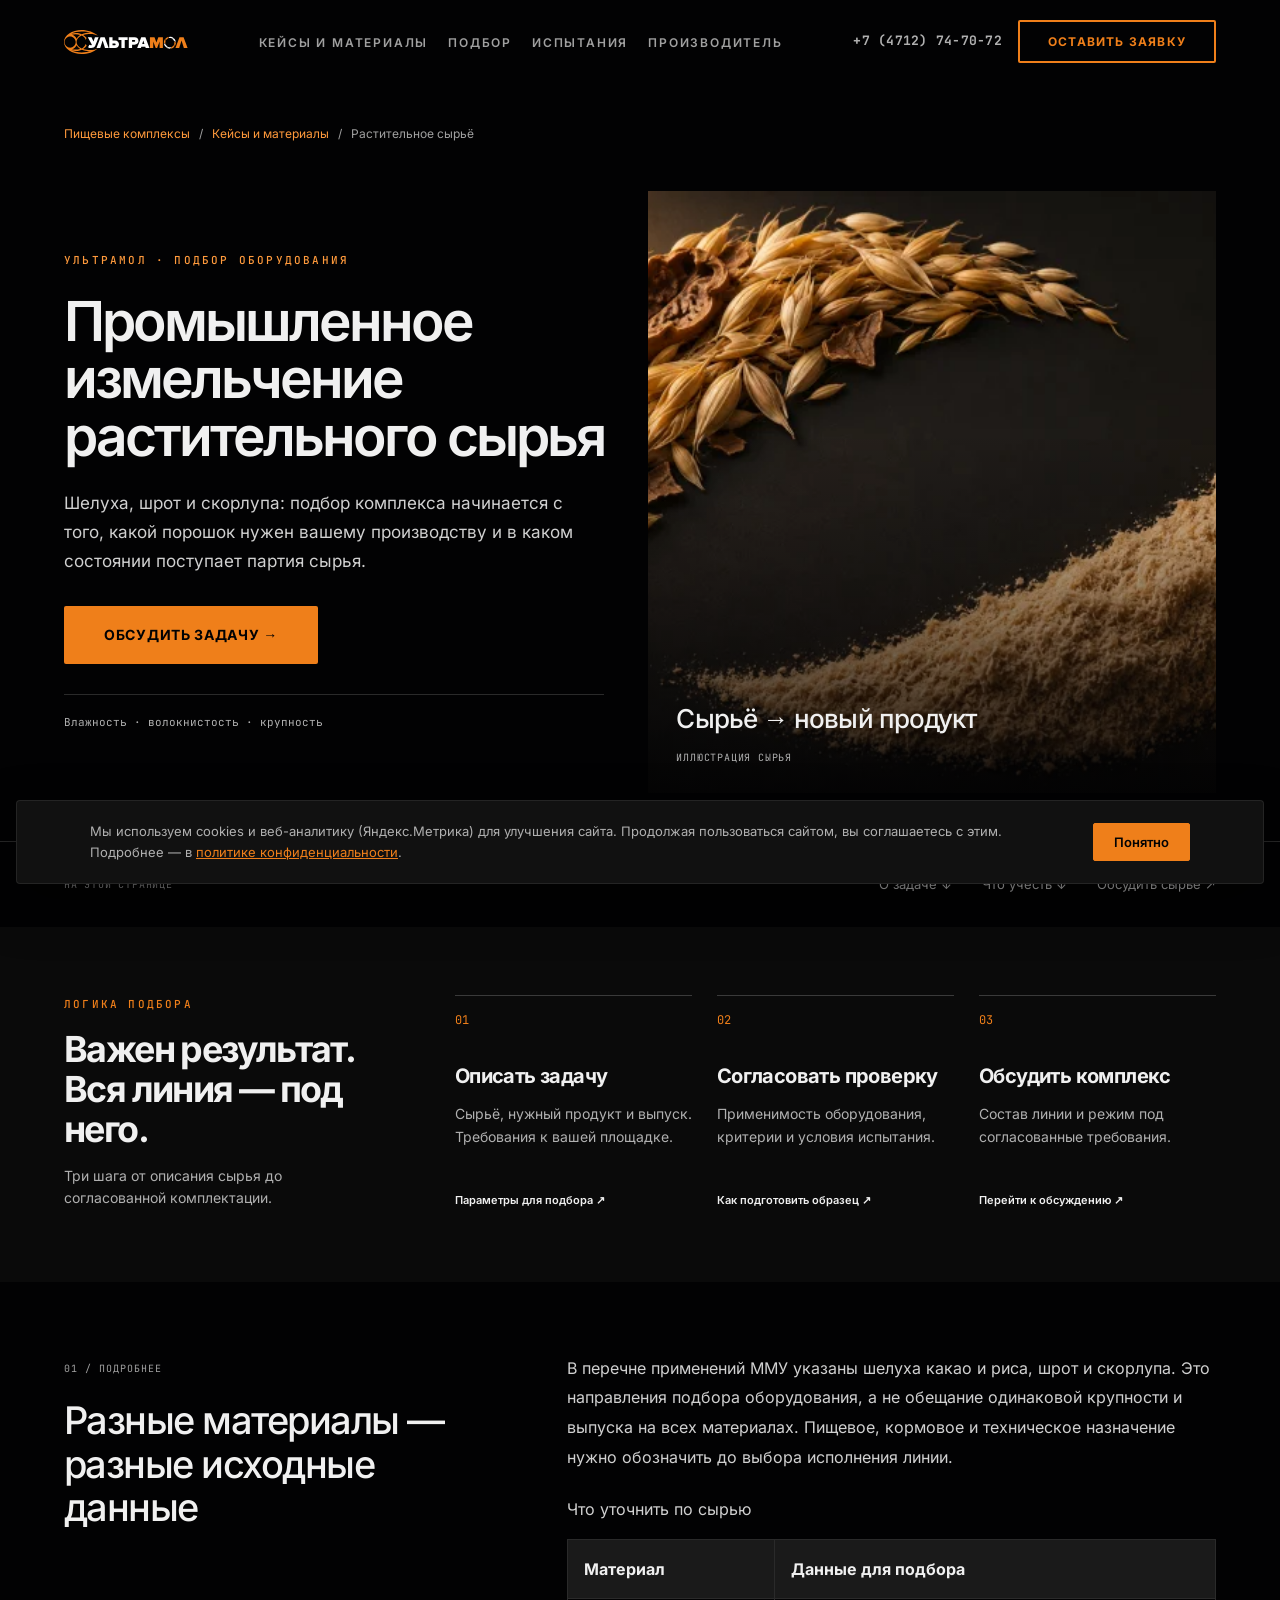
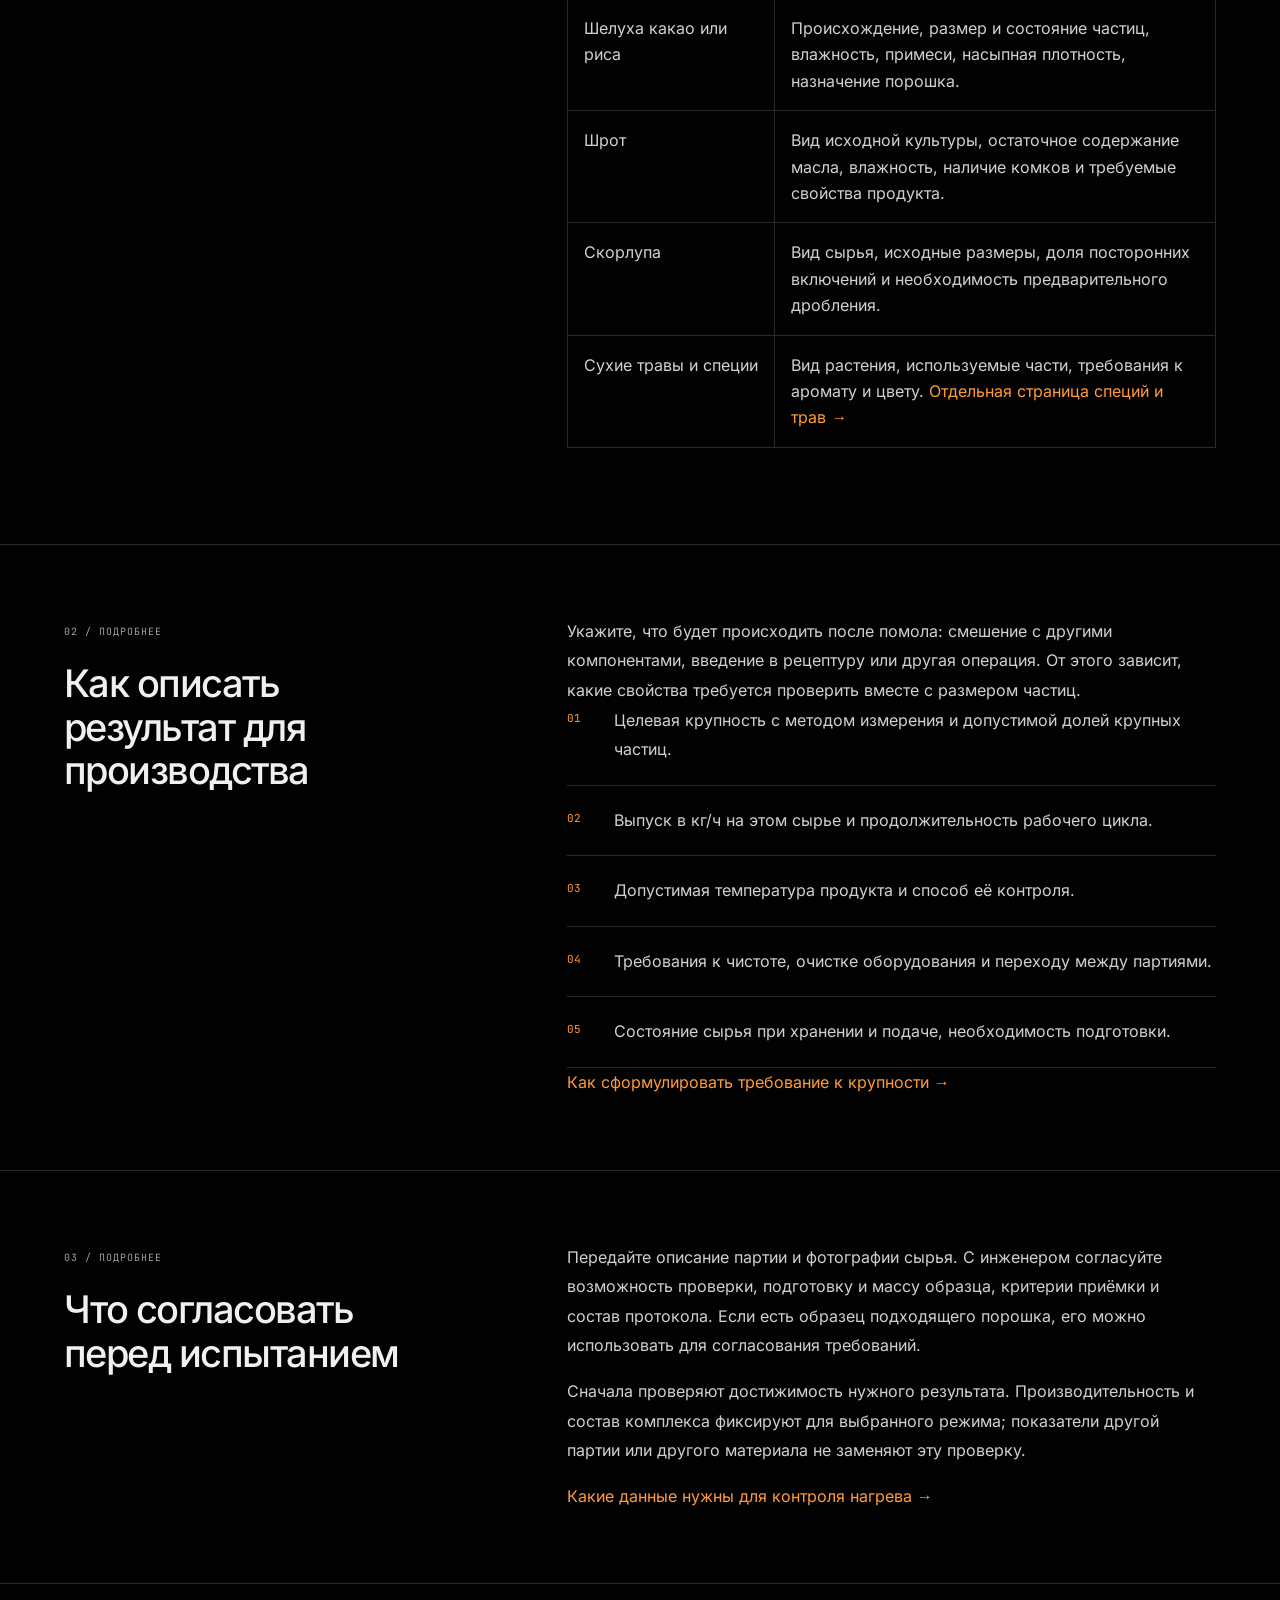
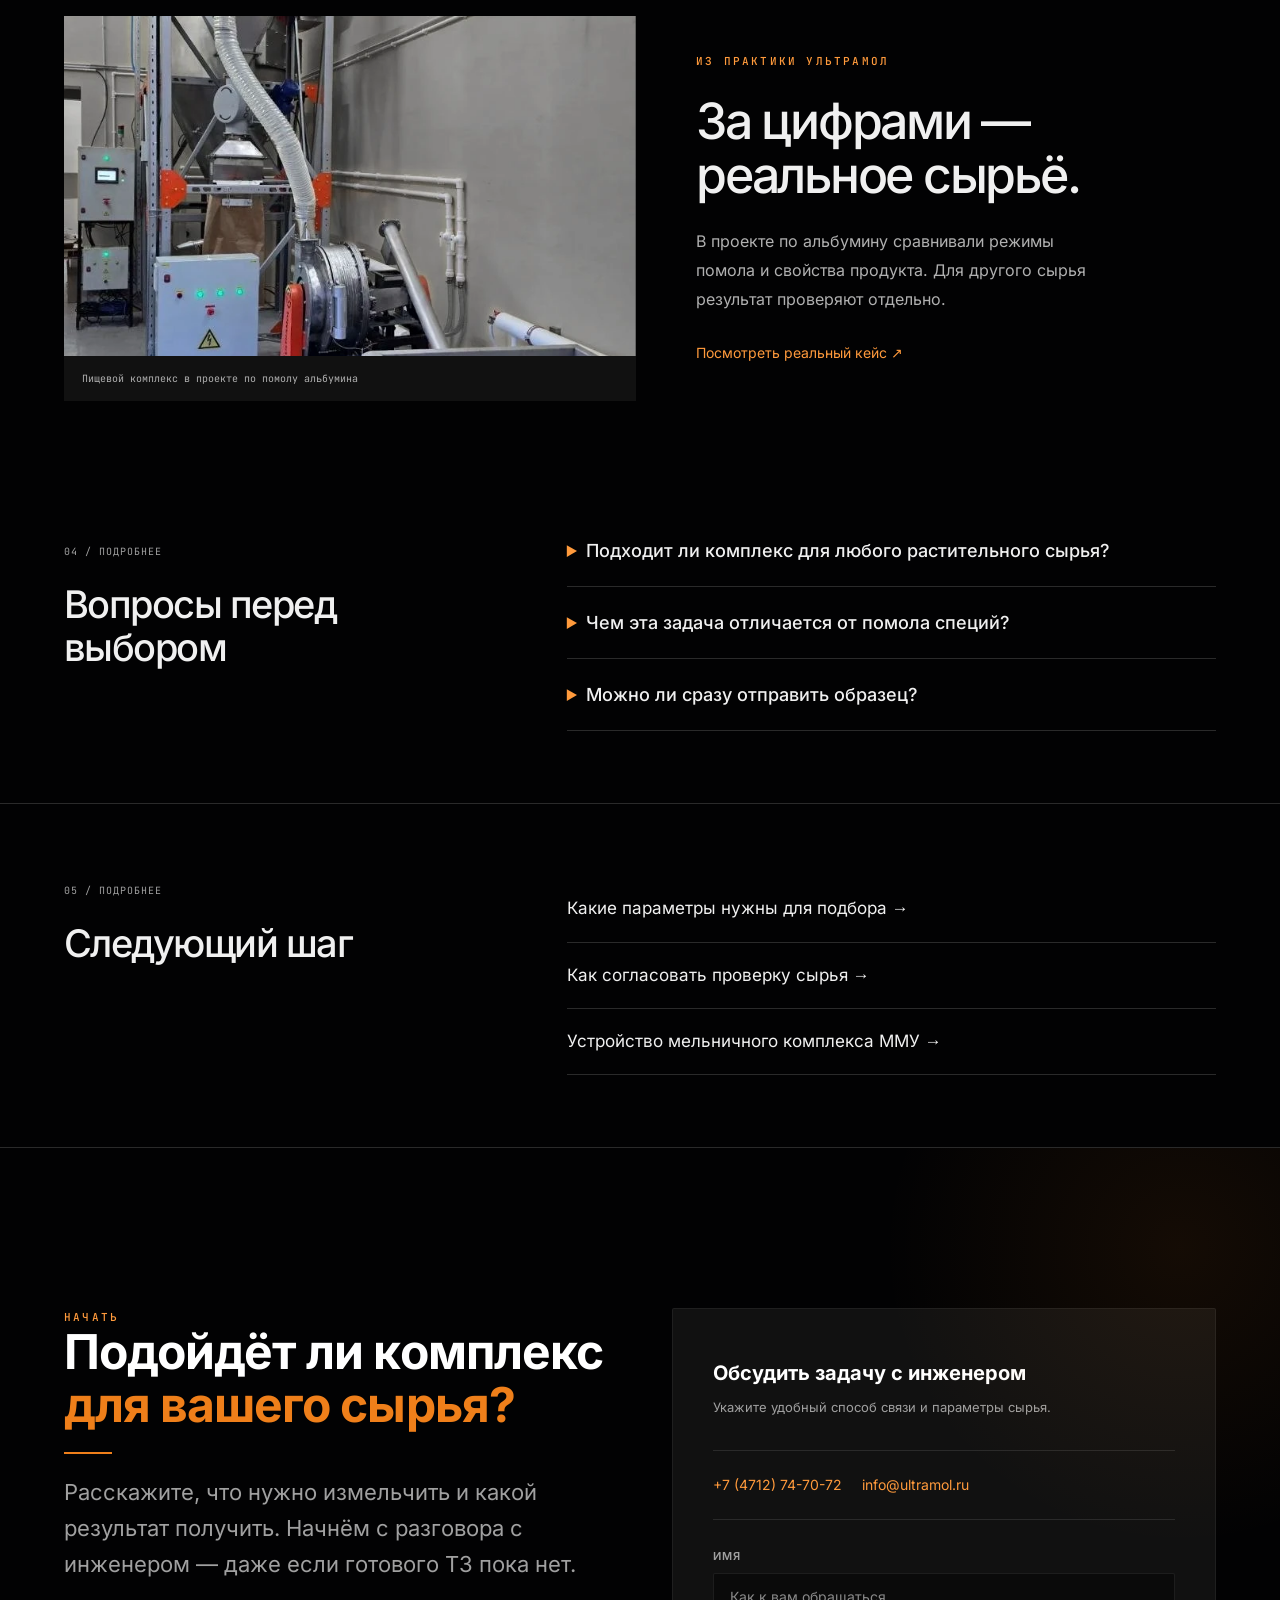
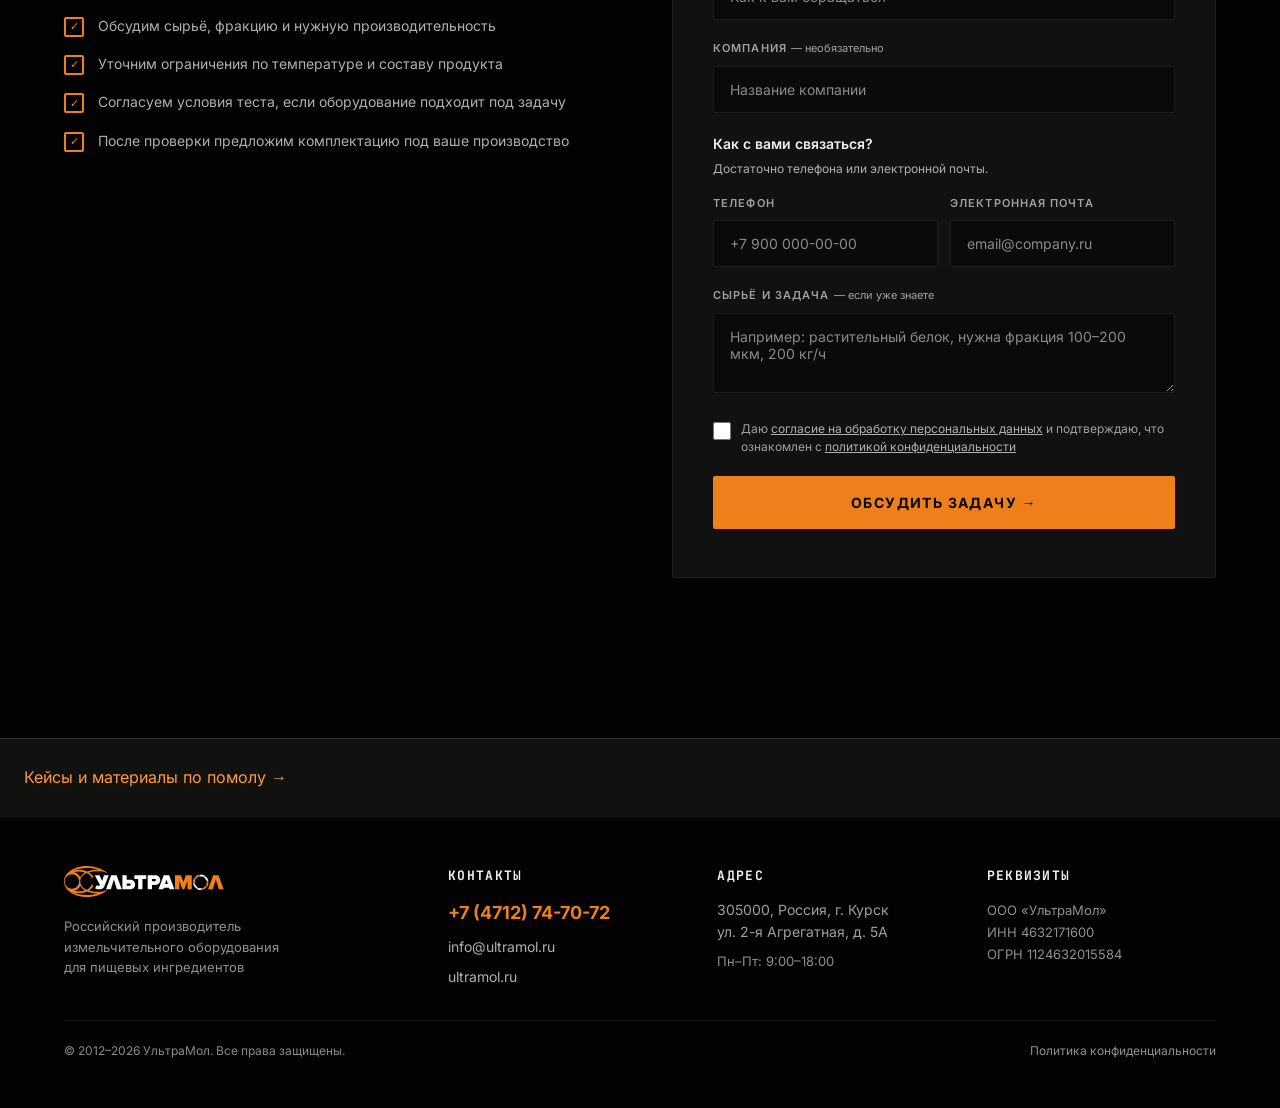
<file: primenenie/rastitelnoe-syre/index.html>
<!doctype html>
<html lang="ru"><head><meta charset="UTF-8"><meta name="viewport" content="width=device-width, initial-scale=1">
<title>Промышленная мельница для растительного сырья — шелуха, шрот, скорлупа | УльтраМол</title><meta name="description" content="Подбор комплекса для измельчения шелухи, шрота и скорлупы: подготовка партии, крупность, выпуск и согласование испытаний."><link rel="canonical" href="https://pomol.ultramol.ru/primenenie/rastitelnoe-syre/">
<meta property="og:type" content="website"><meta property="og:locale" content="ru_RU"><meta property="og:url" content="https://pomol.ultramol.ru/primenenie/rastitelnoe-syre/"><meta property="og:title" content="Промышленная мельница для растительного сырья — шелуха, шрот, скорлупа | УльтраМол"><meta property="og:description" content="Подбор комплекса для измельчения шелухи, шрота и скорлупы: подготовка партии, крупность, выпуск и согласование испытаний."><meta property="og:image" content="https://pomol.ultramol.ru/assets/images/material-botanical.webp">
<link rel="icon" href="/favicon.ico"><link rel="stylesheet" href="/styles.css?v=20261110visual"><link rel="stylesheet" href="/seo.css?v=20261110d"><script src="/app.js?v=20261110b" defer></script>
<script type="application/ld+json">{"@context": "https://schema.org", "@graph": [{"@type": "Organization", "@id": "https://pomol.ultramol.ru/#org", "name": "УльтраМол", "legalName": "ООО «УльтраМол»", "url": "https://www.ultramol.ru/", "telephone": "+7 (4712) 74-70-72", "email": "info@ultramol.ru"}, {"@type": "WebPage", "@id": "https://pomol.ultramol.ru/primenenie/rastitelnoe-syre/#page", "url": "https://pomol.ultramol.ru/primenenie/rastitelnoe-syre/", "name": "Промышленная мельница для растительного сырья — шелуха, шрот, скорлупа | УльтраМол", "description": "Подбор комплекса для измельчения шелухи, шрота и скорлупы: подготовка партии, крупность, выпуск и согласование испытаний.", "inLanguage": "ru", "publisher": {"@id": "https://pomol.ultramol.ru/#org"}}, {"@type": "BreadcrumbList", "itemListElement": [{"@type": "ListItem", "position": 1, "name": "Пищевые мельничные комплексы", "item": "https://pomol.ultramol.ru/"}, {"@type": "ListItem", "position": 2, "name": "Кейсы и материалы", "item": "https://pomol.ultramol.ru/materialy/"}, {"@type": "ListItem", "position": 3, "name": "Растительное сырьё", "item": "https://pomol.ultramol.ru/primenenie/rastitelnoe-syre/"}]}, {"@type": "FAQPage", "mainEntity": [{"@type": "Question", "name": "Подходит ли комплекс для любого растительного сырья?", "acceptedAnswer": {"@type": "Answer", "text": "Нет. Название группы не описывает влажность, содержание масла, волокнистость и исходный размер. Применимость проверяют для конкретного сырья и назначения продукта."}}, {"@type": "Question", "name": "Чем эта задача отличается от помола специй?", "acceptedAnswer": {"@type": "Answer", "text": "Для специй отдельно рассматривают аромат, цвет и смену рецептуры. Здесь собраны вопросы по подготовке шелухи, шрота и скорлупы, однородности партии и получению порошка для последующего процесса."}}, {"@type": "Question", "name": "Можно ли сразу отправить образец?", "acceptedAnswer": {"@type": "Answer", "text": "Сначала согласуйте материал, массу, подготовку, условия и адрес доставки. Не отправляйте образец до подтверждения возможности испытания."}}]}]}</script><link rel="stylesheet" href="/visual.css?v=20261110b"><script src="/visual.js?v=20261110a" defer></script><noscript><style>#contact-form{display:none}.reveal{opacity:1;transform:none}</style></noscript></head><body class="visual-page"><a class="skip-link" href="#main">Перейти к содержанию</a><div id="scroll-progress" class="scroll-progress" aria-hidden="true"></div><header>
      <nav class="nav" id="nav" aria-label="Основная навигация">
        <div class="container nav-inner">
          <a href="/" class="nav-logo" aria-label="УльтраМол — на главную"
            ><svg
              width="160"
              height="31"
              viewBox="0 0 160 31"
              fill="none"
              xmlns="http://www.w3.org/2000/svg"
            >
              <path
                d="M148.807 23.3L151.829 13.4558L154.852 23.3H159.658L154.495 9.29999H149.163L144 23.3H148.807Z"
                fill="#EF7F1A"
              />
              <path
                fill-rule="evenodd"
                clip-rule="evenodd"
                d="M139.256 21.7507C139.001 22.1562 138.63 22.703 138.187 23.215C137.914 23.5312 137.613 23.8344 137.294 24.0838C139.038 23.9874 140.746 23.3153 142.097 22.0392C142.273 21.5068 142.3 20.8758 142.257 20.266C142.226 19.8178 142.157 19.3815 142.082 19.0027C141.807 19.5704 141.433 20.0996 140.963 20.5698C140.455 21.0785 139.875 21.4707 139.256 21.7507Z"
                fill="#EF7F1A"
              />
              <path
                fill-rule="evenodd"
                clip-rule="evenodd"
                d="M142.308 14.4193C142.786 15.7456 142.78 17.2011 142.29 18.5099C142.398 18.9771 142.524 19.5979 142.569 20.2451C142.6 20.6976 142.597 21.1651 142.525 21.6017C143.843 20.1477 144.506 18.3234 144.5 16.4698C144.235 15.9886 143.787 15.5308 143.307 15.1342C142.971 14.8561 142.623 14.6241 142.308 14.4193Z"
                fill="#EF7F1A"
              />
              <path
                fill-rule="evenodd"
                clip-rule="evenodd"
                d="M142.094 13.8999C142.497 14.1443 143.016 14.488 143.506 14.8935C143.861 15.1874 144.195 15.4987 144.465 15.8488C144.321 14.0561 143.646 12.1999 142.179 10.9115C141.647 10.7511 141.014 10.7498 140.403 10.8162C139.991 10.8609 139.599 10.9418 139.243 11.0207C139.839 11.3082 140.399 11.7001 140.895 12.1963C141.404 12.7063 141.804 13.2843 142.094 13.8999Z"
                fill="#FEFEFE"
              />
              <path
                fill-rule="evenodd"
                clip-rule="evenodd"
                d="M138.75 10.8101C139.199 10.7021 139.77 10.571 140.37 10.5059C140.808 10.4583 141.281 10.4409 141.733 10.5003C140.367 9.19972 138.54 8.63601 136.777 8.59998C136.334 8.86044 135.916 9.26069 135.543 9.69137C135.239 10.0431 134.974 10.4135 134.754 10.7399C136.043 10.3011 137.461 10.3252 138.75 10.8101Z"
                fill="#FEFEFE"
              />
              <path
                fill-rule="evenodd"
                clip-rule="evenodd"
                d="M131.427 13.6886C131.721 13.1395 132.063 12.5921 132.527 12.1279C133.039 11.6158 133.624 11.2194 134.248 10.9389C134.503 10.5334 134.865 9.99936 135.308 9.48735C135.583 9.169 135.886 8.86398 136.207 8.61353C134.461 8.70487 132.761 9.36524 131.406 10.6379C131.222 11.1756 131.194 11.8169 131.237 12.4364C131.268 12.8802 131.353 13.3124 131.427 13.6886Z"
                fill="#EF7F1A"
              />
              <path
                fill-rule="evenodd"
                clip-rule="evenodd"
                d="M131.205 14.1825C131.097 13.7152 130.971 13.1043 130.926 12.4572C130.895 12.0176 130.9 11.5341 130.974 11.0863C129.652 12.5404 128.995 14.3883 129 16.2442C129.265 16.7243 129.709 17.1723 130.188 17.5681C130.524 17.8464 130.875 18.0938 131.189 18.2987C130.715 16.9783 130.739 15.5144 131.205 14.1825Z"
                fill="#EF7F1A"
              />
              <path
                fill-rule="evenodd"
                clip-rule="evenodd"
                d="M131.387 18.7914C130.986 18.5477 130.472 18.2089 129.988 17.8087C129.635 17.516 129.296 17.1894 129.026 16.841C129.168 18.6368 129.895 20.3919 131.277 21.7754C131.816 21.9478 132.465 21.9541 133.092 21.8861C133.503 21.8414 133.908 21.7633 134.264 21.6843C133.662 21.3962 133.096 21.0018 132.595 20.5016C132.085 19.9914 131.677 19.405 131.387 18.7914Z"
                fill="#FEFEFE"
              />
              <path
                fill-rule="evenodd"
                clip-rule="evenodd"
                d="M134.745 21.8887C134.294 22 133.732 22.1304 133.125 22.1964C132.678 22.2449 132.207 22.2648 131.774 22.2107C133.206 23.4361 134.96 24.0679 136.722 24.1C137.162 23.8393 137.582 23.4385 137.952 23.0109C138.258 22.6566 138.53 22.2839 138.751 21.9556C137.46 22.3986 136.038 22.3737 134.745 21.8887Z"
                fill="#FEFEFE"
              />
              <path
                d="M127.75 23.27H123.478V14.8531L120.327 23.27H118.423L115.272 14.8531V23.27H111V9.27002H116.901L119.375 15.9866L121.849 9.27002H127.75V23.27Z"
                fill="#EF7F1A"
              />
              <path
                d="M110.4 23.35H105.519L105.008 21.707H99.8923L99.3809 23.35H94.5L99.7432 9.29999H105.157L110.4 23.35ZM103.857 17.9996L102.45 13.4707L101.043 17.9996H103.857Z"
                fill="#FEFEFE"
              />
              <path
                fill-rule="evenodd"
                clip-rule="evenodd"
                d="M87.9573 23.3H83.7V9.29999H91.2032C92.7909 9.29999 94.031 9.75824 94.9232 10.6747C95.8154 11.5912 96.2615 12.7352 96.2615 14.1066C96.2615 15.4639 95.8154 16.6008 94.9232 17.5173C94.031 18.434 92.7909 18.8921 91.2032 18.8921H87.9573V23.3ZM91.5825 14.9147C91.3437 15.1036 91.0346 15.1979 90.6553 15.1979H87.9573V12.9941H90.6553C91.0346 12.9941 91.3437 13.0885 91.5825 13.2774C91.8214 13.4664 91.9409 13.7427 91.9409 14.1066C91.9409 14.4564 91.8214 14.7258 91.5825 14.9147Z"
                fill="#FEFEFE"
              />
              <path
                d="M74.1861 23.32H78.4589V12.9773H82.2239V9.27002H70.3999V12.9773H74.1861V23.32Z"
                fill="#FEFEFE"
              />
              <path
                fill-rule="evenodd"
                clip-rule="evenodd"
                d="M58.3999 9.29999H62.6873V13.7234H65.956C67.5549 13.7234 68.8036 14.1834 69.702 15.1032C70.6006 16.0231 71.0499 17.164 71.0499 18.5262C71.0499 19.9024 70.6006 21.0505 69.702 21.9702C68.8036 22.89 67.5549 23.35 65.956 23.35H58.3999V9.29999ZM62.6873 17.4308H65.4041C65.7862 17.4308 66.0974 17.5256 66.338 17.7152C66.5784 17.9047 66.6989 18.1751 66.6989 18.5262C66.6989 18.8912 66.5784 19.1686 66.338 19.3582C66.0974 19.5478 65.7862 19.6426 65.4041 19.6426H62.6873V17.4308Z"
                fill="#FEFEFE"
              />
              <path
                d="M42 23.35H46.8438L49.8896 13.4707L52.9354 23.35H57.7792L52.5759 9.29999H47.2033L42 23.35Z"
                fill="#FEFEFE"
              />
              <path
                d="M31.0633 22.2251C32.0502 22.9785 33.3764 23.3 35.0118 23.3C37.4369 23.3 39.5201 22.5778 40.3562 20.4547C41.1924 18.3317 44.75 9.29999 44.75 9.29999H39.9703L38.131 14.9714L35.5297 9.29999H30.75L36.0333 19.1153C35.7371 19.5617 35.2648 19.7849 34.6164 19.7849C34.0241 19.7849 33.4179 19.5757 32.7974 19.1572L31.0633 22.2251Z"
                fill="#FEFEFE"
              />
              <path
                fill-rule="evenodd"
                clip-rule="evenodd"
                d="M29.2946 20.4941C28.258 21.9561 26.4649 23.4946 24.8475 24.4958C30.3872 26.3884 39.7203 26.5589 43.7542 23.4556C39.293 28.4816 29.967 31 22.8723 31C10.2403 31 0 24.0605 0 15.4999C0 6.93946 10.2403 0 22.8723 0C29.9297 0 39.8823 2.97362 43.7108 7.4585C38.8564 4.15773 30.0528 4.94824 24.8565 6.41444C26.5351 7.44969 28.1815 8.8468 29.2111 10.3632C28.8746 10.9115 28.3843 11.9703 28.2024 12.8909C27.3608 10.4682 25.2514 8.07697 22.8662 7.1165C18.7622 8.85069 16.2539 11.8929 16.2539 15.412C16.2539 18.9312 18.7737 22.0558 22.878 23.79C25.137 22.8324 27.2592 20.0664 28.2203 17.7412C28.3648 18.4413 28.7956 19.6761 29.2946 20.4941ZM7.92208 8.35177C11.8945 8.35177 15.1145 11.6194 15.1145 15.5919C15.1145 19.5643 11.8945 22.7843 7.92208 22.7843C3.94972 22.7843 0.729416 19.5643 0.729416 15.5919C0.729416 11.6194 3.94972 8.35177 7.92208 8.35177ZM10.326 24.8193C13.7584 25.6553 17.4709 25.4653 20.8647 24.4861C18.8785 23.2536 17.3069 21.6482 16.3334 19.8107C15.1465 22.2219 12.9693 24.4851 10.326 24.8193ZM10.2829 6.16158C13.9503 5.14827 17.2025 5.35849 20.8766 6.41915C18.8249 7.66873 17.2292 9.34293 16.26 11.243C14.9572 8.75321 13.2667 6.7136 10.2829 6.16158ZM34.6624 27.1825C31.2256 28.3928 27.1747 28.9142 22.8723 28.9142C17.3624 28.9142 12.3559 27.8068 8.40725 25.9036C10.4458 26.6699 12.7771 27.1005 15.2042 27.1005C17.9977 27.1005 20.6163 26.5303 22.8698 25.5343C26.1356 26.778 31.5781 27.8359 34.6624 27.1825ZM34.6856 3.77018C31.247 2.54316 27.134 2.08598 22.8723 2.08598C17.8282 2.08598 12.9561 3.13039 9.17436 4.75231C11.0246 4.14738 13.0629 3.81211 15.2042 3.81211C17.9964 3.81211 20.612 4.42642 22.865 5.42161C27.5949 3.60702 32.4368 3.47601 34.6856 3.77018Z"
                fill="#EF7F1A"
              /></svg
          ></a>
          <ul class="nav-links" id="nav-links"><li><a href="/materialy/">Кейсы и материалы</a></li><li><a href="/podbor/">Подбор</a></li><li><a href="/ispytaniya/">Испытания</a></li><li><a href="/#about">Производитель</a></li></ul>
          <div class="nav-right">
            <a href="tel:+74712747072" class="nav-phone">+7 (4712) 74-70-72</a>
            <a href="#form" class="nav-cta" id="nav-cta">Оставить заявку</a>
            <button class="burger" aria-label="Меню" aria-expanded="false">
              <span></span>
              <span></span>
              <span></span>
            </button>
          </div>
        </div>
      </nav>
    </header><main id="main" tabindex="-1"><section class="seo-hero" id="hero"><div class="container"><nav class="seo-breadcrumb" aria-label="Хлебные крошки"><a href="/">Пищевые комплексы</a><span aria-hidden="true"> / </span><a href="/materialy/">Кейсы и материалы</a><span aria-hidden="true"> / </span><span>Растительное сырьё</span></nav><div class="visual-hero-grid"><div class="visual-hero-copy"><p class="label">УльтраМол · Подбор оборудования</p><h1>Промышленное измельчение растительного сырья</h1><p class="seo-lead">Шелуха, шрот и скорлупа: подбор комплекса начинается с того, какой порошок нужен вашему производству и в каком состоянии поступает партия сырья.</p><a class="btn-primary" href="#form">Обсудить задачу →</a><p class="visual-hero-meta">Влажность · волокнистость · крупность</p></div><figure class="visual-hero-image"><img src="/assets/images/material-botanical.webp" srcset="/assets/images/material-botanical-640.webp 640w, /assets/images/material-botanical.webp 1280w" sizes="(max-width: 800px) 100vw, 50vw" width="1280" height="853" alt="Растительная шелуха, скорлупа и измельчённое сырьё" fetchpriority="high" loading="eager" decoding="async"><figcaption><span>Сырьё → новый продукт</span><small>Иллюстрация сырья</small></figcaption></figure></div></div></section><nav class="visual-jumps container" aria-label="На этой странице"><span>На этой странице</span><a href="#chapter-1">О задаче ↓</a><a href="#chapter-2">Что учесть ↓</a><a href="#form">Обсудить сырьё ↗</a></nav><section class="visual-process"><div class="container"><div class="visual-process-heading"><p class="label">Логика подбора</p><h2>Важен результат.<br>Вся линия — под него.</h2><p>Три шага от описания сырья до согласованной комплектации.</p></div><div class="process-steps"><a href="/podbor/"><span class="step-number">01</span><h3>Описать задачу</h3><p>Сырьё, нужный продукт и выпуск. Требования к вашей площадке.</p><span class="step-link">Параметры для подбора ↗</span></a><a href="/ispytaniya/"><span class="step-number">02</span><h3>Согласовать проверку</h3><p>Применимость оборудования, критерии и условия испытания.</p><span class="step-link">Как подготовить образец ↗</span></a><a href="#form"><span class="step-number">03</span><h3>Обсудить комплекс</h3><p>Состав линии и режим под согласованные требования.</p><span class="step-link">Перейти к обсуждению ↗</span></a></div></div></section><section class="seo-section" id="chapter-1"><div class="container visual-reading"><div class="visual-section-title"><span class="visual-overline">01 / Подробнее</span><h2>Разные материалы — разные исходные данные</h2></div><div class="seo-reading visual-section-body"><p>В перечне применений ММУ указаны шелуха какао и риса, шрот и скорлупа. Это направления подбора оборудования, а не обещание одинаковой крупности и выпуска на всех материалах. Пищевое, кормовое и техническое назначение нужно обозначить до выбора исполнения линии.</p><div class="seo-table-wrap" role="region" aria-label="Что уточнить по сырью" tabindex="0"><table><caption>Что уточнить по сырью</caption><thead><tr><th scope="col">Материал</th><th scope="col">Данные для подбора</th></tr></thead><tbody><tr><td>Шелуха какао или риса</td><td>Происхождение, размер и состояние частиц, влажность, примеси, насыпная плотность, назначение порошка.</td></tr><tr><td>Шрот</td><td>Вид исходной культуры, остаточное содержание масла, влажность, наличие комков и требуемые свойства продукта.</td></tr><tr><td>Скорлупа</td><td>Вид сырья, исходные размеры, доля посторонних включений и необходимость предварительного дробления.</td></tr><tr><td>Сухие травы и специи</td><td>Вид растения, используемые части, требования к аромату и цвету. <a href="/primenenie/specii/">Отдельная страница специй и трав →</a></td></tr></tbody></table></div></div></div></section><section class="seo-section" id="chapter-2"><div class="container visual-reading"><div class="visual-section-title"><span class="visual-overline">02 / Подробнее</span><h2>Как описать результат для производства</h2></div><div class="seo-reading visual-section-body"><p>Укажите, что будет происходить после помола: смешение с другими компонентами, введение в рецептуру или другая операция. От этого зависит, какие свойства требуется проверить вместе с размером частиц.</p><ul><li>Целевая крупность с методом измерения и допустимой долей крупных частиц.</li><li>Выпуск в кг/ч на этом сырье и продолжительность рабочего цикла.</li><li>Допустимая температура продукта и способ её контроля.</li><li>Требования к чистоте, очистке оборудования и переходу между партиями.</li><li>Состояние сырья при хранении и подаче, необходимость подготовки.</li></ul><p><a href="/baza-znaniy/krupnost-pomola/">Как сформулировать требование к крупности →</a></p></div></div></section><section class="seo-section" id="chapter-3"><div class="container visual-reading"><div class="visual-section-title"><span class="visual-overline">03 / Подробнее</span><h2>Что согласовать перед испытанием</h2></div><div class="seo-reading visual-section-body"><p>Передайте описание партии и фотографии сырья. С инженером согласуйте возможность проверки, подготовку и массу образца, критерии приёмки и состав протокола. Если есть образец подходящего порошка, его можно использовать для согласования требований.</p><p>Сначала проверяют достижимость нужного результата. Производительность и состав комплекса фиксируют для выбранного режима; показатели другой партии или другого материала не заменяют эту проверку.</p><p><a href="/baza-znaniy/pomol-i-nagrev/">Какие данные нужны для контроля нагрева →</a></p></div></div></section><aside class="visual-equipment container"><figure><img src="/assets/images/food-line-overview-graded.webp" width="1280" height="853" alt="Линия УльтраМол в проекте по помолу пищевого альбумина" loading="lazy" decoding="async"><figcaption>Пищевой комплекс в проекте по помолу альбумина</figcaption></figure><div><p class="label">Из практики УльтраМол</p><h2>За цифрами —<br>реальное сырьё.</h2><p>В проекте по альбумину сравнивали режимы помола и свойства продукта. Для другого сырья результат проверяют отдельно.</p><a class="visual-text-link" href="https://www.ultramol.ru/novosti/sobytiya/pomol-pishchevogo-albumina/">Посмотреть реальный кейс ↗</a></div></aside><section class="seo-section" id="chapter-4"><div class="container visual-reading"><div class="visual-section-title"><span class="visual-overline">04 / Подробнее</span><h2>Вопросы перед выбором</h2></div><div class="seo-reading visual-section-body"><details><summary>Подходит ли комплекс для любого растительного сырья?</summary><p>Нет. Название группы не описывает влажность, содержание масла, волокнистость и исходный размер. Применимость проверяют для конкретного сырья и назначения продукта.</p></details><details><summary>Чем эта задача отличается от помола специй?</summary><p>Для специй отдельно рассматривают аромат, цвет и смену рецептуры. Здесь собраны вопросы по подготовке шелухи, шрота и скорлупы, однородности партии и получению порошка для последующего процесса.</p></details><details><summary>Можно ли сразу отправить образец?</summary><p>Сначала согласуйте материал, массу, подготовку, условия и адрес доставки. Не отправляйте образец до подтверждения возможности испытания.</p></details></div></div></section><section class="seo-section visual-links" id="chapter-5"><div class="container visual-reading"><div class="visual-section-title"><span class="visual-overline">05 / Подробнее</span><h2>Следующий шаг</h2></div><div class="seo-reading visual-section-body"><p><a href="/podbor/">Какие параметры нужны для подбора →</a></p><p><a href="/ispytaniya/">Как согласовать проверку сырья →</a></p><p><a href="https://www.ultramol.ru/produktsiya/izmelchitelnoe-oborudovanie/molotkovaya-rotorno-vikhrevaya-melnitsa-serii-mmu-/">Устройство мельничного комплекса ММУ →</a></p></div></div></section><section class="cta-section" id="form">
        <div class="container">
          <div class="cta-inner">
            <div class="cta-text reveal">
              <div class="label">Начать</div>
              <h2 class="heading">
                Подойдёт ли комплекс<br />
                <em class="em-orange">для вашего сырья?</em>
              </h2>
              <div class="section-divider"></div>
              <p class="subheading">
                Расскажите, что нужно измельчить и какой результат получить.
                Начнём с разговора с инженером — даже если готового ТЗ пока нет.
              </p>

              <div class="cta-benefits">
                <div class="cta-benefit">
                  <span class="check-icon">✓</span>
                  <span>Обсудим сырьё, фракцию и нужную производительность</span>
                </div>
                <div class="cta-benefit">
                  <span class="check-icon">✓</span>
                  <span>Уточним ограничения по температуре и составу продукта</span>
                </div>
                <div class="cta-benefit">
                  <span class="check-icon">✓</span>
                  <span>Согласуем условия теста, если оборудование подходит под задачу</span>
                </div>
                <div class="cta-benefit">
                  <span class="check-icon">✓</span>
                  <span
                    >После проверки предложим комплектацию под ваше производство</span
                  >
                </div>
              </div>
            </div>

            <div class="form-card reveal reveal-d1">
              <h3>Обсудить задачу с инженером</h3>
              <p class="form-sub">Укажите удобный способ связи и параметры сырья.</p>
              <div class="form-direct-contact" aria-label="Связаться напрямую"><a href="tel:+74712747072">+7 (4712) 74-70-72</a><a href="mailto:info@ultramol.ru">info@ultramol.ru</a></div><noscript><p class="form-no-js">Для отправки формы нужен JavaScript. Вы можете позвонить или написать нам по контактам выше.</p></noscript><form id="contact-form">
                <div class="form-group">
                  <label for="name">Имя</label>
                  <input
                    type="text"
                    id="name"
                    name="name"
                    placeholder="Как к вам обращаться"
                    required
                    aria-required="true"
                    autocomplete="name"
                  />
                </div>
                <div class="form-group">
                  <label for="company">Компания <span class="field-optional">— необязательно</span></label>
                  <input
                    type="text"
                    id="company"
                    name="company"
                    placeholder="Название компании"
                    autocomplete="organization"
                  />
                </div>
                <fieldset class="form-contacts" aria-describedby="contact-hint">
                  <legend>Как с вами связаться?</legend>
                  <p class="contact-hint" id="contact-hint">Достаточно телефона или электронной почты.</p>
                  <div class="form-contact-grid">
                <div class="form-group">
                  <label for="phone">Телефон</label>
                  <input
                    type="tel"
                    id="phone"
                    name="phone"
                    placeholder="+7 900 000-00-00"
                    inputmode="tel"
                    autocomplete="tel"
                    aria-describedby="contact-hint"
                    maxlength="30"
                  />
                </div>
                <div class="form-group">
                  <label for="email">Электронная почта</label>
                  <input
                    type="email"
                    id="email"
                    name="email"
                    placeholder="email@company.ru"
                    autocomplete="email"
                    aria-describedby="contact-hint"
                  />
                </div>
                  </div>
                </fieldset>
                <div class="form-group">
                  <label for="material">Сырьё и задача <span class="field-optional">— если уже знаете</span></label>
                  <textarea
                    id="material"
                    name="material"
                    placeholder="Например: растительный белок, нужна фракция 100–200 мкм, 200 кг/ч"
                  ></textarea>
                </div>
                <label class="form-consent">
                  <input
                    type="checkbox"
                    id="consent"
                    name="consent"
                    required
                    aria-required="true"
                  />
                  <span class="form-consent-text">
                    Даю
                    <a href="/consent.html" target="_blank" rel="noopener">согласие на обработку персональных данных</a>
                    и подтверждаю, что ознакомлен с
                    <a href="/privacy.html" target="_blank" rel="noopener">политикой конфиденциальности</a>
                  </span>
                </label>
                <button type="submit" class="form-submit">
                  Обсудить задачу →
                </button>
              </form>
            </div>
          </div>
        </div>
      </section></main><nav class="library-footer-link" aria-label="Материалы по помолу"><a href="/materialy/">Кейсы и материалы по помолу →</a></nav><footer class="footer">
      <div class="container">
        <div class="footer-grid">
          <div class="footer-col">
            <div class="footer-logo">
              <svg
                width="160"
                height="31"
                viewBox="0 0 160 31"
                fill="none"
                xmlns="http://www.w3.org/2000/svg"
              >
                <path
                  d="M148.807 23.3L151.829 13.4558L154.852 23.3H159.658L154.495 9.29999H149.163L144 23.3H148.807Z"
                  fill="#EF7F1A"
                />
                <path
                  fill-rule="evenodd"
                  clip-rule="evenodd"
                  d="M139.256 21.7507C139.001 22.1562 138.63 22.703 138.187 23.215C137.914 23.5312 137.613 23.8344 137.294 24.0838C139.038 23.9874 140.746 23.3153 142.097 22.0392C142.273 21.5068 142.3 20.8758 142.257 20.266C142.226 19.8178 142.157 19.3815 142.082 19.0027C141.807 19.5704 141.433 20.0996 140.963 20.5698C140.455 21.0785 139.875 21.4707 139.256 21.7507Z"
                  fill="#EF7F1A"
                />
                <path
                  fill-rule="evenodd"
                  clip-rule="evenodd"
                  d="M142.308 14.4193C142.786 15.7456 142.78 17.2011 142.29 18.5099C142.398 18.9771 142.524 19.5979 142.569 20.2451C142.6 20.6976 142.597 21.1651 142.525 21.6017C143.843 20.1477 144.506 18.3234 144.5 16.4698C144.235 15.9886 143.787 15.5308 143.307 15.1342C142.971 14.8561 142.623 14.6241 142.308 14.4193Z"
                  fill="#EF7F1A"
                />
                <path
                  fill-rule="evenodd"
                  clip-rule="evenodd"
                  d="M142.094 13.8999C142.497 14.1443 143.016 14.488 143.506 14.8935C143.861 15.1874 144.195 15.4987 144.465 15.8488C144.321 14.0561 143.646 12.1999 142.179 10.9115C141.647 10.7511 141.014 10.7498 140.403 10.8162C139.991 10.8609 139.599 10.9418 139.243 11.0207C139.839 11.3082 140.399 11.7001 140.895 12.1963C141.404 12.7063 141.804 13.2843 142.094 13.8999Z"
                  fill="#FEFEFE"
                />
                <path
                  fill-rule="evenodd"
                  clip-rule="evenodd"
                  d="M138.75 10.8101C139.199 10.7021 139.77 10.571 140.37 10.5059C140.808 10.4583 141.281 10.4409 141.733 10.5003C140.367 9.19972 138.54 8.63601 136.777 8.59998C136.334 8.86044 135.916 9.26069 135.543 9.69137C135.239 10.0431 134.974 10.4135 134.754 10.7399C136.043 10.3011 137.461 10.3252 138.75 10.8101Z"
                  fill="#FEFEFE"
                />
                <path
                  fill-rule="evenodd"
                  clip-rule="evenodd"
                  d="M131.427 13.6886C131.721 13.1395 132.063 12.5921 132.527 12.1279C133.039 11.6158 133.624 11.2194 134.248 10.9389C134.503 10.5334 134.865 9.99936 135.308 9.48735C135.583 9.169 135.886 8.86398 136.207 8.61353C134.461 8.70487 132.761 9.36524 131.406 10.6379C131.222 11.1756 131.194 11.8169 131.237 12.4364C131.268 12.8802 131.353 13.3124 131.427 13.6886Z"
                  fill="#EF7F1A"
                />
                <path
                  fill-rule="evenodd"
                  clip-rule="evenodd"
                  d="M131.205 14.1825C131.097 13.7152 130.971 13.1043 130.926 12.4572C130.895 12.0176 130.9 11.5341 130.974 11.0863C129.652 12.5404 128.995 14.3883 129 16.2442C129.265 16.7243 129.709 17.1723 130.188 17.5681C130.524 17.8464 130.875 18.0938 131.189 18.2987C130.715 16.9783 130.739 15.5144 131.205 14.1825Z"
                  fill="#EF7F1A"
                />
                <path
                  fill-rule="evenodd"
                  clip-rule="evenodd"
                  d="M131.387 18.7914C130.986 18.5477 130.472 18.2089 129.988 17.8087C129.635 17.516 129.296 17.1894 129.026 16.841C129.168 18.6368 129.895 20.3919 131.277 21.7754C131.816 21.9478 132.465 21.9541 133.092 21.8861C133.503 21.8414 133.908 21.7633 134.264 21.6843C133.662 21.3962 133.096 21.0018 132.595 20.5016C132.085 19.9914 131.677 19.405 131.387 18.7914Z"
                  fill="#FEFEFE"
                />
                <path
                  fill-rule="evenodd"
                  clip-rule="evenodd"
                  d="M134.745 21.8887C134.294 22 133.732 22.1304 133.125 22.1964C132.678 22.2449 132.207 22.2648 131.774 22.2107C133.206 23.4361 134.96 24.0679 136.722 24.1C137.162 23.8393 137.582 23.4385 137.952 23.0109C138.258 22.6566 138.53 22.2839 138.751 21.9556C137.46 22.3986 136.038 22.3737 134.745 21.8887Z"
                  fill="#FEFEFE"
                />
                <path
                  d="M127.75 23.27H123.478V14.8531L120.327 23.27H118.423L115.272 14.8531V23.27H111V9.27002H116.901L119.375 15.9866L121.849 9.27002H127.75V23.27Z"
                  fill="#EF7F1A"
                />
                <path
                  d="M110.4 23.35H105.519L105.008 21.707H99.8923L99.3809 23.35H94.5L99.7432 9.29999H105.157L110.4 23.35ZM103.857 17.9996L102.45 13.4707L101.043 17.9996H103.857Z"
                  fill="#FEFEFE"
                />
                <path
                  fill-rule="evenodd"
                  clip-rule="evenodd"
                  d="M87.9573 23.3H83.7V9.29999H91.2032C92.7909 9.29999 94.031 9.75824 94.9232 10.6747C95.8154 11.5912 96.2615 12.7352 96.2615 14.1066C96.2615 15.4639 95.8154 16.6008 94.9232 17.5173C94.031 18.434 92.7909 18.8921 91.2032 18.8921H87.9573V23.3ZM91.5825 14.9147C91.3437 15.1036 91.0346 15.1979 90.6553 15.1979H87.9573V12.9941H90.6553C91.0346 12.9941 91.3437 13.0885 91.5825 13.2774C91.8214 13.4664 91.9409 13.7427 91.9409 14.1066C91.9409 14.4564 91.8214 14.7258 91.5825 14.9147Z"
                  fill="#FEFEFE"
                />
                <path
                  d="M74.1861 23.32H78.4589V12.9773H82.2239V9.27002H70.3999V12.9773H74.1861V23.32Z"
                  fill="#FEFEFE"
                />
                <path
                  fill-rule="evenodd"
                  clip-rule="evenodd"
                  d="M58.3999 9.29999H62.6873V13.7234H65.956C67.5549 13.7234 68.8036 14.1834 69.702 15.1032C70.6006 16.0231 71.0499 17.164 71.0499 18.5262C71.0499 19.9024 70.6006 21.0505 69.702 21.9702C68.8036 22.89 67.5549 23.35 65.956 23.35H58.3999V9.29999ZM62.6873 17.4308H65.4041C65.7862 17.4308 66.0974 17.5256 66.338 17.7152C66.5784 17.9047 66.6989 18.1751 66.6989 18.5262C66.6989 18.8912 66.5784 19.1686 66.338 19.3582C66.0974 19.5478 65.7862 19.6426 65.4041 19.6426H62.6873V17.4308Z"
                  fill="#FEFEFE"
                />
                <path
                  d="M42 23.35H46.8438L49.8896 13.4707L52.9354 23.35H57.7792L52.5759 9.29999H47.2033L42 23.35Z"
                  fill="#FEFEFE"
                />
                <path
                  d="M31.0633 22.2251C32.0502 22.9785 33.3764 23.3 35.0118 23.3C37.4369 23.3 39.5201 22.5778 40.3562 20.4547C41.1924 18.3317 44.75 9.29999 44.75 9.29999H39.9703L38.131 14.9714L35.5297 9.29999H30.75L36.0333 19.1153C35.7371 19.5617 35.2648 19.7849 34.6164 19.7849C34.0241 19.7849 33.4179 19.5757 32.7974 19.1572L31.0633 22.2251Z"
                  fill="#FEFEFE"
                />
                <path
                  fill-rule="evenodd"
                  clip-rule="evenodd"
                  d="M29.2946 20.4941C28.258 21.9561 26.4649 23.4946 24.8475 24.4958C30.3872 26.3884 39.7203 26.5589 43.7542 23.4556C39.293 28.4816 29.967 31 22.8723 31C10.2403 31 0 24.0605 0 15.4999C0 6.93946 10.2403 0 22.8723 0C29.9297 0 39.8823 2.97362 43.7108 7.4585C38.8564 4.15773 30.0528 4.94824 24.8565 6.41444C26.5351 7.44969 28.1815 8.8468 29.2111 10.3632C28.8746 10.9115 28.3843 11.9703 28.2024 12.8909C27.3608 10.4682 25.2514 8.07697 22.8662 7.1165C18.7622 8.85069 16.2539 11.8929 16.2539 15.412C16.2539 18.9312 18.7737 22.0558 22.878 23.79C25.137 22.8324 27.2592 20.0664 28.2203 17.7412C28.3648 18.4413 28.7956 19.6761 29.2946 20.4941ZM7.92208 8.35177C11.8945 8.35177 15.1145 11.6194 15.1145 15.5919C15.1145 19.5643 11.8945 22.7843 7.92208 22.7843C3.94972 22.7843 0.729416 19.5643 0.729416 15.5919C0.729416 11.6194 3.94972 8.35177 7.92208 8.35177ZM10.326 24.8193C13.7584 25.6553 17.4709 25.4653 20.8647 24.4861C18.8785 23.2536 17.3069 21.6482 16.3334 19.8107C15.1465 22.2219 12.9693 24.4851 10.326 24.8193ZM10.2829 6.16158C13.9503 5.14827 17.2025 5.35849 20.8766 6.41915C18.8249 7.66873 17.2292 9.34293 16.26 11.243C14.9572 8.75321 13.2667 6.7136 10.2829 6.16158ZM34.6624 27.1825C31.2256 28.3928 27.1747 28.9142 22.8723 28.9142C17.3624 28.9142 12.3559 27.8068 8.40725 25.9036C10.4458 26.6699 12.7771 27.1005 15.2042 27.1005C17.9977 27.1005 20.6163 26.5303 22.8698 25.5343C26.1356 26.778 31.5781 27.8359 34.6624 27.1825ZM34.6856 3.77018C31.247 2.54316 27.134 2.08598 22.8723 2.08598C17.8282 2.08598 12.9561 3.13039 9.17436 4.75231C11.0246 4.14738 13.0629 3.81211 15.2042 3.81211C17.9964 3.81211 20.612 4.42642 22.865 5.42161C27.5949 3.60702 32.4368 3.47601 34.6856 3.77018Z"
                  fill="#EF7F1A"
                />
              </svg>
            </div>
            <p
              style="
                color: var(--gray-500);
                font-size: 13px;
                margin-top: 12px;
                line-height: 1.6;
              "
            >
              Российский производитель<br />измельчительного оборудования<br />для
              пищевых ингредиентов
            </p>
          </div>
          <div class="footer-col">
            <div
              style="
                font-weight: 600;
                color: var(--white);
                font-size: 13px;
                margin-bottom: 12px;
                text-transform: uppercase;
                letter-spacing: 0.1em;
                font-family: var(--mono);
              "
            >
              Контакты
            </div>
            <div
              style="
                display: flex;
                flex-direction: column;
                gap: 8px;
                font-size: 14px;
              "
            >
              <a
                href="tel:+74712747072"
                style="
                  color: var(--orange);
                  font-size: 18px;
                  font-weight: 700;
                  text-decoration: none;
                "
                >+7 (4712) 74-70-72</a
              >
              <a
                href="mailto:info@ultramol.ru"
                style="color: var(--gray-300); text-decoration: none"
                >info@ultramol.ru</a
              >
              <a
                href="https://www.ultramol.ru"
                target="_blank"
                rel="noopener noreferrer"
                style="color: var(--gray-300); text-decoration: none"
                >ultramol.ru</a
              >
            </div>
          </div>
          <div class="footer-col">
            <div
              style="
                font-weight: 600;
                color: var(--white);
                font-size: 13px;
                margin-bottom: 12px;
                text-transform: uppercase;
                letter-spacing: 0.1em;
                font-family: var(--mono);
              "
            >
              Адрес
            </div>
            <p
              style="color: var(--gray-400); font-size: 14px; line-height: 1.6"
            >
              305000, Россия, г. Курск<br />ул. 2-я Агрегатная, д. 5А
            </p>
            <p style="color: var(--gray-500); font-size: 13px; margin-top: 8px">
              Пн–Пт: 9:00–18:00
            </p>
          </div>
          <div class="footer-col">
            <div
              style="
                font-weight: 600;
                color: var(--white);
                font-size: 13px;
                margin-bottom: 12px;
                text-transform: uppercase;
                letter-spacing: 0.1em;
                font-family: var(--mono);
              "
            >
              Реквизиты
            </div>
            <p
              style="color: var(--gray-500); font-size: 13px; line-height: 1.7"
            >
              ООО «УльтраМол»<br />ИНН 4632171600<br />ОГРН 1124632015584
            </p>
          </div>
        </div>
        <div
          style="
            border-top: 1px solid rgba(255, 255, 255, 0.06);
            margin-top: 32px;
            padding-top: 20px;
            display: flex;
            justify-content: space-between;
            align-items: center;
            font-size: 12px;
            color: var(--gray-600);
          "
        >
          <span>&copy; 2012–2026 УльтраМол. Все права защищены.</span>
          <a href="/privacy.html" target="_blank" rel="noopener"
            style="color: var(--gray-500); text-decoration: none"
            >Политика конфиденциальности</a>
        </div>
      </div>
    </footer>

    <!-- ═══════════ COOKIE NOTICE (152-ФЗ информирование, Яндекс.Метрика) ═══════════ -->
    <div
      id="cookie-banner"
      class="cookie-banner"
      role="region"
      aria-label="Уведомление об использовании файлов cookie"
      hidden
    >
      <div class="cookie-banner-inner">
        <p class="cookie-banner-text">
          Мы используем cookies и веб-аналитику (Яндекс.Метрика) для улучшения
          сайта. Продолжая пользоваться сайтом, вы соглашаетесь с этим. Подробнее — в
          <a href="/privacy.html" target="_blank" rel="noopener">политике конфиденциальности</a>.
        </p>
        <div class="cookie-banner-actions">
          <button type="button" class="cookie-btn cookie-btn-accept" id="cookie-accept">Понятно</button>
        </div>
      </div>
    </div>

  </body></html>
</file>
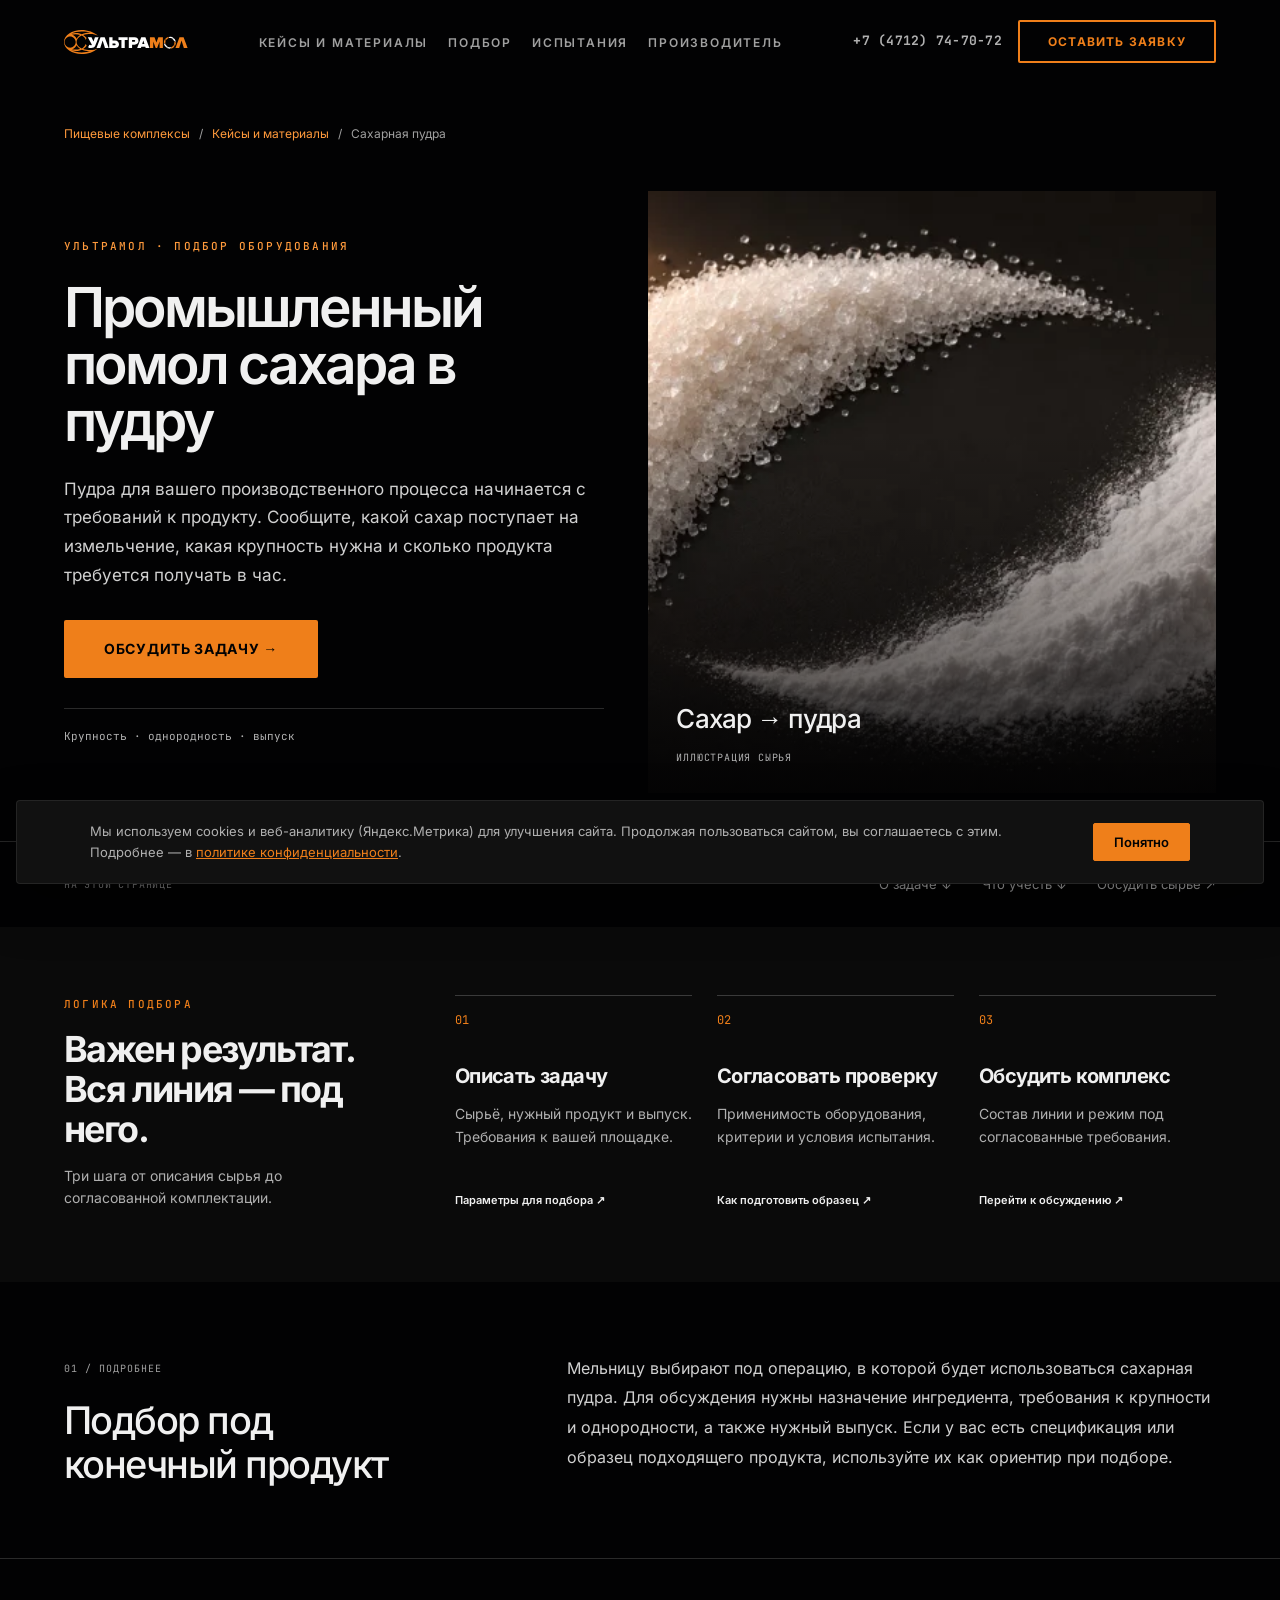
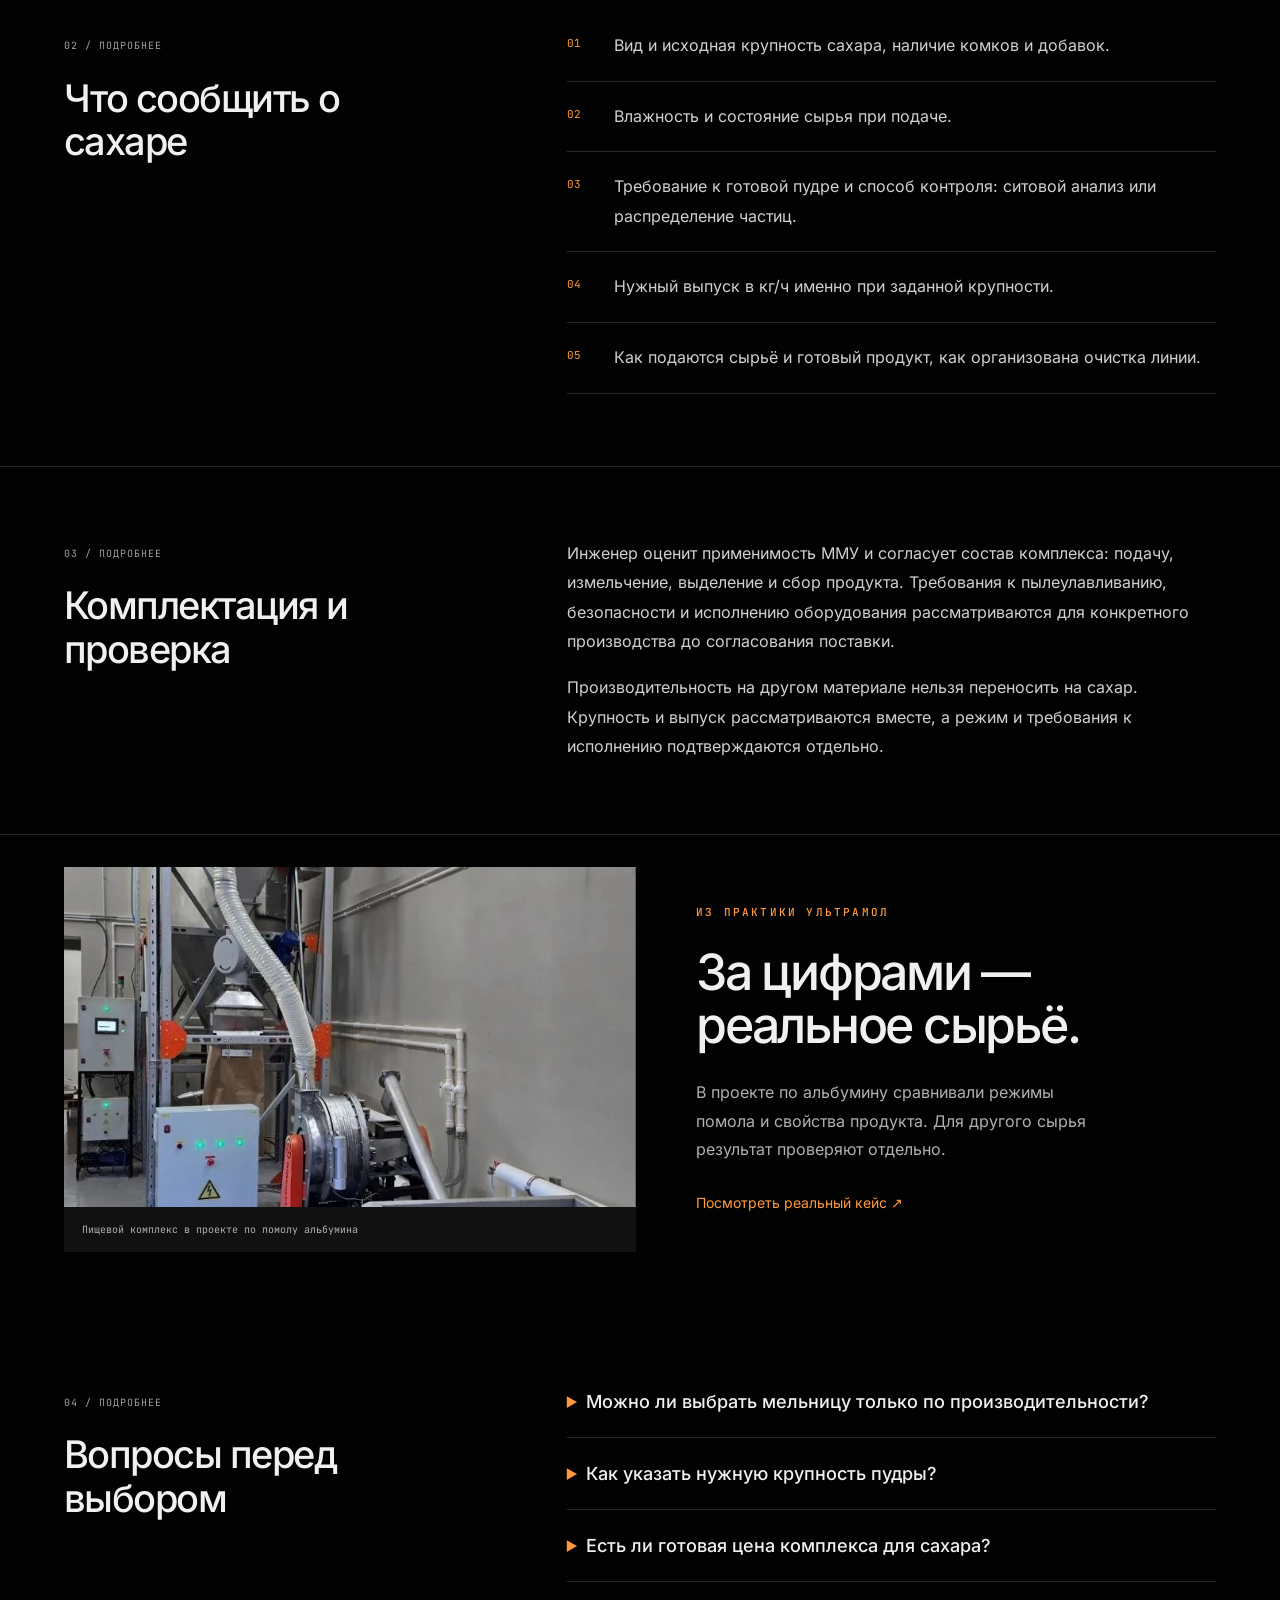
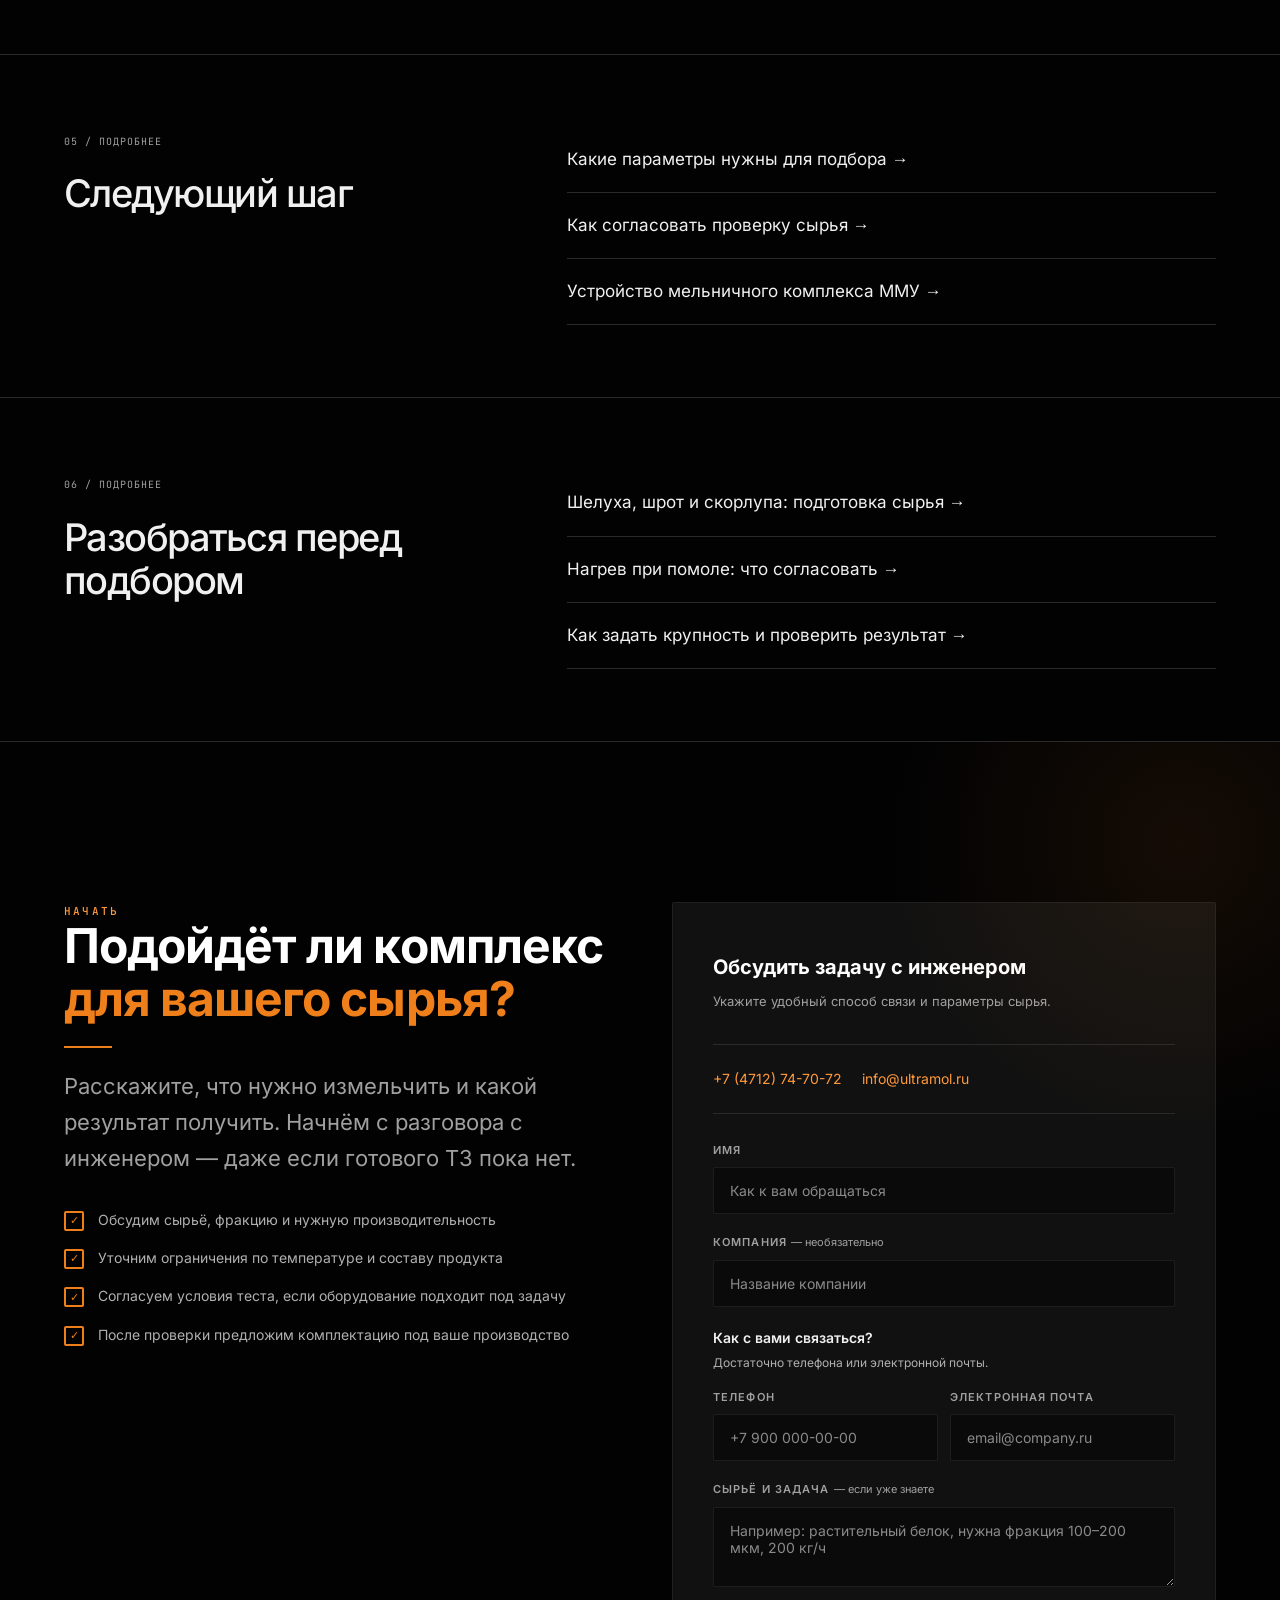
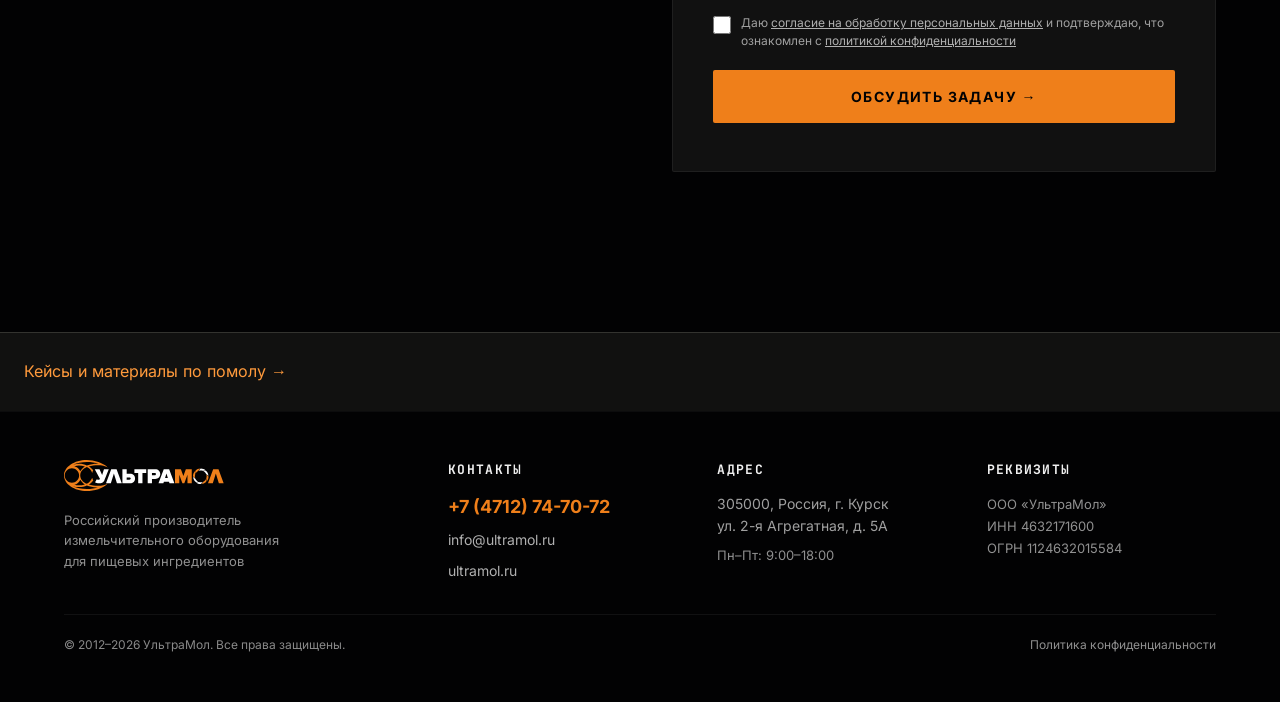
<file: primenenie/saharnaya-pudra/index.html>
<!doctype html>
<html lang="ru"><head><meta charset="UTF-8"><meta name="viewport" content="width=device-width, initial-scale=1">
<title>Мельница для сахарной пудры — подбор промышленного комплекса | УльтраМол</title><meta name="description" content="Подбор мельничного комплекса для сахарной пудры: исходное сырьё, требуемая крупность и выпуск. Обсудите производственную задачу с инженером УльтраМол."><link rel="canonical" href="https://pomol.ultramol.ru/primenenie/saharnaya-pudra/">
<meta property="og:type" content="website"><meta property="og:locale" content="ru_RU"><meta property="og:url" content="https://pomol.ultramol.ru/primenenie/saharnaya-pudra/"><meta property="og:title" content="Мельница для сахарной пудры — подбор промышленного комплекса | УльтраМол"><meta property="og:description" content="Подбор мельничного комплекса для сахарной пудры: исходное сырьё, требуемая крупность и выпуск. Обсудите производственную задачу с инженером УльтраМол."><meta property="og:image" content="https://pomol.ultramol.ru/assets/images/material-sugar.webp">
<link rel="icon" href="/favicon.ico"><link rel="stylesheet" href="/styles.css?v=20261110visual"><link rel="stylesheet" href="/seo.css?v=20261110d"><script src="/app.js?v=20261110b" defer></script>
<script type="application/ld+json">{"@context": "https://schema.org", "@graph": [{"@type": "Organization", "@id": "https://pomol.ultramol.ru/#org", "name": "УльтраМол", "legalName": "ООО «УльтраМол»", "url": "https://www.ultramol.ru/", "telephone": "+7 (4712) 74-70-72", "email": "info@ultramol.ru"}, {"@type": "WebPage", "@id": "https://pomol.ultramol.ru/primenenie/saharnaya-pudra/#page", "url": "https://pomol.ultramol.ru/primenenie/saharnaya-pudra/", "name": "Мельница для сахарной пудры — подбор промышленного комплекса | УльтраМол", "description": "Подбор мельничного комплекса для сахарной пудры: исходное сырьё, требуемая крупность и выпуск. Обсудите производственную задачу с инженером УльтраМол.", "inLanguage": "ru", "publisher": {"@id": "https://pomol.ultramol.ru/#org"}}, {"@type": "BreadcrumbList", "itemListElement": [{"@type": "ListItem", "position": 1, "name": "Пищевые мельничные комплексы", "item": "https://pomol.ultramol.ru/"}, {"@type": "ListItem", "position": 2, "name": "Кейсы и материалы", "item": "https://pomol.ultramol.ru/materialy/"}, {"@type": "ListItem", "position": 3, "name": "Сахарная пудра", "item": "https://pomol.ultramol.ru/primenenie/saharnaya-pudra/"}]}, {"@type": "FAQPage", "mainEntity": [{"@type": "Question", "name": "Можно ли выбрать мельницу только по производительности?", "acceptedAnswer": {"@type": "Answer", "text": "Нет. Укажите также требуемую крупность, характеристики исходного сахара и режим работы. Один и тот же выпуск при разной крупности — разные задачи подбора."}}, {"@type": "Question", "name": "Как указать нужную крупность пудры?", "acceptedAnswer": {"@type": "Answer", "text": "Передайте спецификацию или результаты анализа подходящего продукта. Важно отличать средний размер частиц от предельного размера и указывать способ измерения."}}, {"@type": "Question", "name": "Есть ли готовая цена комплекса для сахара?", "acceptedAnswer": {"@type": "Answer", "text": "Комплектация и стоимость определяются после обсуждения сырья, нужного результата и условий производства. Для начала достаточно описать задачу в форме ниже."}}]}]}</script><link rel="stylesheet" href="/visual.css?v=20261110b"><script src="/visual.js?v=20261110a" defer></script><noscript><style>#contact-form{display:none}.reveal{opacity:1;transform:none}</style></noscript></head><body class="visual-page"><a class="skip-link" href="#main">Перейти к содержанию</a><div id="scroll-progress" class="scroll-progress" aria-hidden="true"></div><header>
      <nav class="nav" id="nav" aria-label="Основная навигация">
        <div class="container nav-inner">
          <a href="/" class="nav-logo" aria-label="УльтраМол — на главную"
            ><svg
              width="160"
              height="31"
              viewBox="0 0 160 31"
              fill="none"
              xmlns="http://www.w3.org/2000/svg"
            >
              <path
                d="M148.807 23.3L151.829 13.4558L154.852 23.3H159.658L154.495 9.29999H149.163L144 23.3H148.807Z"
                fill="#EF7F1A"
              />
              <path
                fill-rule="evenodd"
                clip-rule="evenodd"
                d="M139.256 21.7507C139.001 22.1562 138.63 22.703 138.187 23.215C137.914 23.5312 137.613 23.8344 137.294 24.0838C139.038 23.9874 140.746 23.3153 142.097 22.0392C142.273 21.5068 142.3 20.8758 142.257 20.266C142.226 19.8178 142.157 19.3815 142.082 19.0027C141.807 19.5704 141.433 20.0996 140.963 20.5698C140.455 21.0785 139.875 21.4707 139.256 21.7507Z"
                fill="#EF7F1A"
              />
              <path
                fill-rule="evenodd"
                clip-rule="evenodd"
                d="M142.308 14.4193C142.786 15.7456 142.78 17.2011 142.29 18.5099C142.398 18.9771 142.524 19.5979 142.569 20.2451C142.6 20.6976 142.597 21.1651 142.525 21.6017C143.843 20.1477 144.506 18.3234 144.5 16.4698C144.235 15.9886 143.787 15.5308 143.307 15.1342C142.971 14.8561 142.623 14.6241 142.308 14.4193Z"
                fill="#EF7F1A"
              />
              <path
                fill-rule="evenodd"
                clip-rule="evenodd"
                d="M142.094 13.8999C142.497 14.1443 143.016 14.488 143.506 14.8935C143.861 15.1874 144.195 15.4987 144.465 15.8488C144.321 14.0561 143.646 12.1999 142.179 10.9115C141.647 10.7511 141.014 10.7498 140.403 10.8162C139.991 10.8609 139.599 10.9418 139.243 11.0207C139.839 11.3082 140.399 11.7001 140.895 12.1963C141.404 12.7063 141.804 13.2843 142.094 13.8999Z"
                fill="#FEFEFE"
              />
              <path
                fill-rule="evenodd"
                clip-rule="evenodd"
                d="M138.75 10.8101C139.199 10.7021 139.77 10.571 140.37 10.5059C140.808 10.4583 141.281 10.4409 141.733 10.5003C140.367 9.19972 138.54 8.63601 136.777 8.59998C136.334 8.86044 135.916 9.26069 135.543 9.69137C135.239 10.0431 134.974 10.4135 134.754 10.7399C136.043 10.3011 137.461 10.3252 138.75 10.8101Z"
                fill="#FEFEFE"
              />
              <path
                fill-rule="evenodd"
                clip-rule="evenodd"
                d="M131.427 13.6886C131.721 13.1395 132.063 12.5921 132.527 12.1279C133.039 11.6158 133.624 11.2194 134.248 10.9389C134.503 10.5334 134.865 9.99936 135.308 9.48735C135.583 9.169 135.886 8.86398 136.207 8.61353C134.461 8.70487 132.761 9.36524 131.406 10.6379C131.222 11.1756 131.194 11.8169 131.237 12.4364C131.268 12.8802 131.353 13.3124 131.427 13.6886Z"
                fill="#EF7F1A"
              />
              <path
                fill-rule="evenodd"
                clip-rule="evenodd"
                d="M131.205 14.1825C131.097 13.7152 130.971 13.1043 130.926 12.4572C130.895 12.0176 130.9 11.5341 130.974 11.0863C129.652 12.5404 128.995 14.3883 129 16.2442C129.265 16.7243 129.709 17.1723 130.188 17.5681C130.524 17.8464 130.875 18.0938 131.189 18.2987C130.715 16.9783 130.739 15.5144 131.205 14.1825Z"
                fill="#EF7F1A"
              />
              <path
                fill-rule="evenodd"
                clip-rule="evenodd"
                d="M131.387 18.7914C130.986 18.5477 130.472 18.2089 129.988 17.8087C129.635 17.516 129.296 17.1894 129.026 16.841C129.168 18.6368 129.895 20.3919 131.277 21.7754C131.816 21.9478 132.465 21.9541 133.092 21.8861C133.503 21.8414 133.908 21.7633 134.264 21.6843C133.662 21.3962 133.096 21.0018 132.595 20.5016C132.085 19.9914 131.677 19.405 131.387 18.7914Z"
                fill="#FEFEFE"
              />
              <path
                fill-rule="evenodd"
                clip-rule="evenodd"
                d="M134.745 21.8887C134.294 22 133.732 22.1304 133.125 22.1964C132.678 22.2449 132.207 22.2648 131.774 22.2107C133.206 23.4361 134.96 24.0679 136.722 24.1C137.162 23.8393 137.582 23.4385 137.952 23.0109C138.258 22.6566 138.53 22.2839 138.751 21.9556C137.46 22.3986 136.038 22.3737 134.745 21.8887Z"
                fill="#FEFEFE"
              />
              <path
                d="M127.75 23.27H123.478V14.8531L120.327 23.27H118.423L115.272 14.8531V23.27H111V9.27002H116.901L119.375 15.9866L121.849 9.27002H127.75V23.27Z"
                fill="#EF7F1A"
              />
              <path
                d="M110.4 23.35H105.519L105.008 21.707H99.8923L99.3809 23.35H94.5L99.7432 9.29999H105.157L110.4 23.35ZM103.857 17.9996L102.45 13.4707L101.043 17.9996H103.857Z"
                fill="#FEFEFE"
              />
              <path
                fill-rule="evenodd"
                clip-rule="evenodd"
                d="M87.9573 23.3H83.7V9.29999H91.2032C92.7909 9.29999 94.031 9.75824 94.9232 10.6747C95.8154 11.5912 96.2615 12.7352 96.2615 14.1066C96.2615 15.4639 95.8154 16.6008 94.9232 17.5173C94.031 18.434 92.7909 18.8921 91.2032 18.8921H87.9573V23.3ZM91.5825 14.9147C91.3437 15.1036 91.0346 15.1979 90.6553 15.1979H87.9573V12.9941H90.6553C91.0346 12.9941 91.3437 13.0885 91.5825 13.2774C91.8214 13.4664 91.9409 13.7427 91.9409 14.1066C91.9409 14.4564 91.8214 14.7258 91.5825 14.9147Z"
                fill="#FEFEFE"
              />
              <path
                d="M74.1861 23.32H78.4589V12.9773H82.2239V9.27002H70.3999V12.9773H74.1861V23.32Z"
                fill="#FEFEFE"
              />
              <path
                fill-rule="evenodd"
                clip-rule="evenodd"
                d="M58.3999 9.29999H62.6873V13.7234H65.956C67.5549 13.7234 68.8036 14.1834 69.702 15.1032C70.6006 16.0231 71.0499 17.164 71.0499 18.5262C71.0499 19.9024 70.6006 21.0505 69.702 21.9702C68.8036 22.89 67.5549 23.35 65.956 23.35H58.3999V9.29999ZM62.6873 17.4308H65.4041C65.7862 17.4308 66.0974 17.5256 66.338 17.7152C66.5784 17.9047 66.6989 18.1751 66.6989 18.5262C66.6989 18.8912 66.5784 19.1686 66.338 19.3582C66.0974 19.5478 65.7862 19.6426 65.4041 19.6426H62.6873V17.4308Z"
                fill="#FEFEFE"
              />
              <path
                d="M42 23.35H46.8438L49.8896 13.4707L52.9354 23.35H57.7792L52.5759 9.29999H47.2033L42 23.35Z"
                fill="#FEFEFE"
              />
              <path
                d="M31.0633 22.2251C32.0502 22.9785 33.3764 23.3 35.0118 23.3C37.4369 23.3 39.5201 22.5778 40.3562 20.4547C41.1924 18.3317 44.75 9.29999 44.75 9.29999H39.9703L38.131 14.9714L35.5297 9.29999H30.75L36.0333 19.1153C35.7371 19.5617 35.2648 19.7849 34.6164 19.7849C34.0241 19.7849 33.4179 19.5757 32.7974 19.1572L31.0633 22.2251Z"
                fill="#FEFEFE"
              />
              <path
                fill-rule="evenodd"
                clip-rule="evenodd"
                d="M29.2946 20.4941C28.258 21.9561 26.4649 23.4946 24.8475 24.4958C30.3872 26.3884 39.7203 26.5589 43.7542 23.4556C39.293 28.4816 29.967 31 22.8723 31C10.2403 31 0 24.0605 0 15.4999C0 6.93946 10.2403 0 22.8723 0C29.9297 0 39.8823 2.97362 43.7108 7.4585C38.8564 4.15773 30.0528 4.94824 24.8565 6.41444C26.5351 7.44969 28.1815 8.8468 29.2111 10.3632C28.8746 10.9115 28.3843 11.9703 28.2024 12.8909C27.3608 10.4682 25.2514 8.07697 22.8662 7.1165C18.7622 8.85069 16.2539 11.8929 16.2539 15.412C16.2539 18.9312 18.7737 22.0558 22.878 23.79C25.137 22.8324 27.2592 20.0664 28.2203 17.7412C28.3648 18.4413 28.7956 19.6761 29.2946 20.4941ZM7.92208 8.35177C11.8945 8.35177 15.1145 11.6194 15.1145 15.5919C15.1145 19.5643 11.8945 22.7843 7.92208 22.7843C3.94972 22.7843 0.729416 19.5643 0.729416 15.5919C0.729416 11.6194 3.94972 8.35177 7.92208 8.35177ZM10.326 24.8193C13.7584 25.6553 17.4709 25.4653 20.8647 24.4861C18.8785 23.2536 17.3069 21.6482 16.3334 19.8107C15.1465 22.2219 12.9693 24.4851 10.326 24.8193ZM10.2829 6.16158C13.9503 5.14827 17.2025 5.35849 20.8766 6.41915C18.8249 7.66873 17.2292 9.34293 16.26 11.243C14.9572 8.75321 13.2667 6.7136 10.2829 6.16158ZM34.6624 27.1825C31.2256 28.3928 27.1747 28.9142 22.8723 28.9142C17.3624 28.9142 12.3559 27.8068 8.40725 25.9036C10.4458 26.6699 12.7771 27.1005 15.2042 27.1005C17.9977 27.1005 20.6163 26.5303 22.8698 25.5343C26.1356 26.778 31.5781 27.8359 34.6624 27.1825ZM34.6856 3.77018C31.247 2.54316 27.134 2.08598 22.8723 2.08598C17.8282 2.08598 12.9561 3.13039 9.17436 4.75231C11.0246 4.14738 13.0629 3.81211 15.2042 3.81211C17.9964 3.81211 20.612 4.42642 22.865 5.42161C27.5949 3.60702 32.4368 3.47601 34.6856 3.77018Z"
                fill="#EF7F1A"
              /></svg
          ></a>
          <ul class="nav-links" id="nav-links"><li><a href="/materialy/">Кейсы и материалы</a></li><li><a href="/podbor/">Подбор</a></li><li><a href="/ispytaniya/">Испытания</a></li><li><a href="/#about">Производитель</a></li></ul>
          <div class="nav-right">
            <a href="tel:+74712747072" class="nav-phone">+7 (4712) 74-70-72</a>
            <a href="#form" class="nav-cta" id="nav-cta">Оставить заявку</a>
            <button class="burger" aria-label="Меню" aria-expanded="false">
              <span></span>
              <span></span>
              <span></span>
            </button>
          </div>
        </div>
      </nav>
    </header><main id="main" tabindex="-1"><section class="seo-hero" id="hero"><div class="container"><nav class="seo-breadcrumb" aria-label="Хлебные крошки"><a href="/">Пищевые комплексы</a><span aria-hidden="true"> / </span><a href="/materialy/">Кейсы и материалы</a><span aria-hidden="true"> / </span><span>Сахарная пудра</span></nav><div class="visual-hero-grid"><div class="visual-hero-copy"><p class="label">УльтраМол · Подбор оборудования</p><h1>Промышленный помол сахара в пудру</h1><p class="seo-lead">Пудра для вашего производственного процесса начинается с требований к продукту. Сообщите, какой сахар поступает на измельчение, какая крупность нужна и сколько продукта требуется получать в час.</p><a class="btn-primary" href="#form">Обсудить задачу →</a><p class="visual-hero-meta">Крупность · однородность · выпуск</p></div><figure class="visual-hero-image"><img src="/assets/images/material-sugar.webp" srcset="/assets/images/material-sugar-640.webp 640w, /assets/images/material-sugar.webp 1280w" sizes="(max-width: 800px) 100vw, 50vw" width="1280" height="853" alt="Кристаллы сахара и тонкая пудра на тёмной поверхности" fetchpriority="high" loading="eager" decoding="async"><figcaption><span>Сахар → пудра</span><small>Иллюстрация сырья</small></figcaption></figure></div></div></section><nav class="visual-jumps container" aria-label="На этой странице"><span>На этой странице</span><a href="#chapter-1">О задаче ↓</a><a href="#chapter-2">Что учесть ↓</a><a href="#form">Обсудить сырьё ↗</a></nav><section class="visual-process"><div class="container"><div class="visual-process-heading"><p class="label">Логика подбора</p><h2>Важен результат.<br>Вся линия — под него.</h2><p>Три шага от описания сырья до согласованной комплектации.</p></div><div class="process-steps"><a href="/podbor/"><span class="step-number">01</span><h3>Описать задачу</h3><p>Сырьё, нужный продукт и выпуск. Требования к вашей площадке.</p><span class="step-link">Параметры для подбора ↗</span></a><a href="/ispytaniya/"><span class="step-number">02</span><h3>Согласовать проверку</h3><p>Применимость оборудования, критерии и условия испытания.</p><span class="step-link">Как подготовить образец ↗</span></a><a href="#form"><span class="step-number">03</span><h3>Обсудить комплекс</h3><p>Состав линии и режим под согласованные требования.</p><span class="step-link">Перейти к обсуждению ↗</span></a></div></div></section><section class="seo-section" id="chapter-1"><div class="container visual-reading"><div class="visual-section-title"><span class="visual-overline">01 / Подробнее</span><h2>Подбор под конечный продукт</h2></div><div class="seo-reading visual-section-body"><p>Мельницу выбирают под операцию, в которой будет использоваться сахарная пудра. Для обсуждения нужны назначение ингредиента, требования к крупности и однородности, а также нужный выпуск. Если у вас есть спецификация или образец подходящего продукта, используйте их как ориентир при подборе.</p></div></div></section><section class="seo-section" id="chapter-2"><div class="container visual-reading"><div class="visual-section-title"><span class="visual-overline">02 / Подробнее</span><h2>Что сообщить о сахаре</h2></div><div class="seo-reading visual-section-body"><ul><li>Вид и исходная крупность сахара, наличие комков и добавок.</li><li>Влажность и состояние сырья при подаче.</li><li>Требование к готовой пудре и способ контроля: ситовой анализ или распределение частиц.</li><li>Нужный выпуск в кг/ч именно при заданной крупности.</li><li>Как подаются сырьё и готовый продукт, как организована очистка линии.</li></ul></div></div></section><section class="seo-section" id="chapter-3"><div class="container visual-reading"><div class="visual-section-title"><span class="visual-overline">03 / Подробнее</span><h2>Комплектация и проверка</h2></div><div class="seo-reading visual-section-body"><p>Инженер оценит применимость ММУ и согласует состав комплекса: подачу, измельчение, выделение и сбор продукта. Требования к пылеулавливанию, безопасности и исполнению оборудования рассматриваются для конкретного производства до согласования поставки.</p><p>Производительность на другом материале нельзя переносить на сахар. Крупность и выпуск рассматриваются вместе, а режим и требования к исполнению подтверждаются отдельно.</p></div></div></section><aside class="visual-equipment container"><figure><img src="/assets/images/food-line-overview-graded.webp" width="1280" height="853" alt="Линия УльтраМол в проекте по помолу пищевого альбумина" loading="lazy" decoding="async"><figcaption>Пищевой комплекс в проекте по помолу альбумина</figcaption></figure><div><p class="label">Из практики УльтраМол</p><h2>За цифрами —<br>реальное сырьё.</h2><p>В проекте по альбумину сравнивали режимы помола и свойства продукта. Для другого сырья результат проверяют отдельно.</p><a class="visual-text-link" href="https://www.ultramol.ru/novosti/sobytiya/pomol-pishchevogo-albumina/">Посмотреть реальный кейс ↗</a></div></aside><section class="seo-section" id="chapter-4"><div class="container visual-reading"><div class="visual-section-title"><span class="visual-overline">04 / Подробнее</span><h2>Вопросы перед выбором</h2></div><div class="seo-reading visual-section-body"><details><summary>Можно ли выбрать мельницу только по производительности?</summary><p>Нет. Укажите также требуемую крупность, характеристики исходного сахара и режим работы. Один и тот же выпуск при разной крупности — разные задачи подбора.</p></details><details><summary>Как указать нужную крупность пудры?</summary><p>Передайте спецификацию или результаты анализа подходящего продукта. Важно отличать средний размер частиц от предельного размера и указывать способ измерения.</p></details><details><summary>Есть ли готовая цена комплекса для сахара?</summary><p>Комплектация и стоимость определяются после обсуждения сырья, нужного результата и условий производства. Для начала достаточно описать задачу в форме ниже.</p></details></div></div></section><section class="seo-section visual-links" id="chapter-5"><div class="container visual-reading"><div class="visual-section-title"><span class="visual-overline">05 / Подробнее</span><h2>Следующий шаг</h2></div><div class="seo-reading visual-section-body"><p><a href="/podbor/">Какие параметры нужны для подбора →</a></p><p><a href="/ispytaniya/">Как согласовать проверку сырья →</a></p><p><a href="https://www.ultramol.ru/produktsiya/izmelchitelnoe-oborudovanie/molotkovaya-rotorno-vikhrevaya-melnitsa-serii-mmu-/">Устройство мельничного комплекса ММУ →</a></p></div></div></section><!-- seo-stage2-related --><section class="seo-section visual-links" id="chapter-6"><div class="container visual-reading"><div class="visual-section-title"><span class="visual-overline">06 / Подробнее</span><h2>Разобраться перед подбором</h2></div><div class="seo-reading visual-section-body"><p><a href="/primenenie/rastitelnoe-syre/">Шелуха, шрот и скорлупа: подготовка сырья →</a></p><p><a href="/baza-znaniy/pomol-i-nagrev/">Нагрев при помоле: что согласовать →</a></p><p><a href="/baza-znaniy/krupnost-pomola/">Как задать крупность и проверить результат →</a></p></div></div></section><!-- /seo-stage2-related --><section class="cta-section" id="form">
        <div class="container">
          <div class="cta-inner">
            <div class="cta-text reveal">
              <div class="label">Начать</div>
              <h2 class="heading">
                Подойдёт ли комплекс<br />
                <em class="em-orange">для вашего сырья?</em>
              </h2>
              <div class="section-divider"></div>
              <p class="subheading">
                Расскажите, что нужно измельчить и какой результат получить.
                Начнём с разговора с инженером — даже если готового ТЗ пока нет.
              </p>

              <div class="cta-benefits">
                <div class="cta-benefit">
                  <span class="check-icon">✓</span>
                  <span>Обсудим сырьё, фракцию и нужную производительность</span>
                </div>
                <div class="cta-benefit">
                  <span class="check-icon">✓</span>
                  <span>Уточним ограничения по температуре и составу продукта</span>
                </div>
                <div class="cta-benefit">
                  <span class="check-icon">✓</span>
                  <span>Согласуем условия теста, если оборудование подходит под задачу</span>
                </div>
                <div class="cta-benefit">
                  <span class="check-icon">✓</span>
                  <span
                    >После проверки предложим комплектацию под ваше производство</span
                  >
                </div>
              </div>
            </div>

            <div class="form-card reveal reveal-d1">
              <h3>Обсудить задачу с инженером</h3>
              <p class="form-sub">Укажите удобный способ связи и параметры сырья.</p>
              <div class="form-direct-contact" aria-label="Связаться напрямую"><a href="tel:+74712747072">+7 (4712) 74-70-72</a><a href="mailto:info@ultramol.ru">info@ultramol.ru</a></div><noscript><p class="form-no-js">Для отправки формы нужен JavaScript. Вы можете позвонить или написать нам по контактам выше.</p></noscript><form id="contact-form">
                <div class="form-group">
                  <label for="name">Имя</label>
                  <input
                    type="text"
                    id="name"
                    name="name"
                    placeholder="Как к вам обращаться"
                    required
                    aria-required="true"
                    autocomplete="name"
                  />
                </div>
                <div class="form-group">
                  <label for="company">Компания <span class="field-optional">— необязательно</span></label>
                  <input
                    type="text"
                    id="company"
                    name="company"
                    placeholder="Название компании"
                    autocomplete="organization"
                  />
                </div>
                <fieldset class="form-contacts" aria-describedby="contact-hint">
                  <legend>Как с вами связаться?</legend>
                  <p class="contact-hint" id="contact-hint">Достаточно телефона или электронной почты.</p>
                  <div class="form-contact-grid">
                <div class="form-group">
                  <label for="phone">Телефон</label>
                  <input
                    type="tel"
                    id="phone"
                    name="phone"
                    placeholder="+7 900 000-00-00"
                    inputmode="tel"
                    autocomplete="tel"
                    aria-describedby="contact-hint"
                    maxlength="30"
                  />
                </div>
                <div class="form-group">
                  <label for="email">Электронная почта</label>
                  <input
                    type="email"
                    id="email"
                    name="email"
                    placeholder="email@company.ru"
                    autocomplete="email"
                    aria-describedby="contact-hint"
                  />
                </div>
                  </div>
                </fieldset>
                <div class="form-group">
                  <label for="material">Сырьё и задача <span class="field-optional">— если уже знаете</span></label>
                  <textarea
                    id="material"
                    name="material"
                    placeholder="Например: растительный белок, нужна фракция 100–200 мкм, 200 кг/ч"
                  ></textarea>
                </div>
                <label class="form-consent">
                  <input
                    type="checkbox"
                    id="consent"
                    name="consent"
                    required
                    aria-required="true"
                  />
                  <span class="form-consent-text">
                    Даю
                    <a href="/consent.html" target="_blank" rel="noopener">согласие на обработку персональных данных</a>
                    и подтверждаю, что ознакомлен с
                    <a href="/privacy.html" target="_blank" rel="noopener">политикой конфиденциальности</a>
                  </span>
                </label>
                <button type="submit" class="form-submit">
                  Обсудить задачу →
                </button>
              </form>
            </div>
          </div>
        </div>
      </section></main><nav class="library-footer-link" aria-label="Материалы по помолу"><a href="/materialy/">Кейсы и материалы по помолу →</a></nav><footer class="footer">
      <div class="container">
        <div class="footer-grid">
          <div class="footer-col">
            <div class="footer-logo">
              <svg
                width="160"
                height="31"
                viewBox="0 0 160 31"
                fill="none"
                xmlns="http://www.w3.org/2000/svg"
              >
                <path
                  d="M148.807 23.3L151.829 13.4558L154.852 23.3H159.658L154.495 9.29999H149.163L144 23.3H148.807Z"
                  fill="#EF7F1A"
                />
                <path
                  fill-rule="evenodd"
                  clip-rule="evenodd"
                  d="M139.256 21.7507C139.001 22.1562 138.63 22.703 138.187 23.215C137.914 23.5312 137.613 23.8344 137.294 24.0838C139.038 23.9874 140.746 23.3153 142.097 22.0392C142.273 21.5068 142.3 20.8758 142.257 20.266C142.226 19.8178 142.157 19.3815 142.082 19.0027C141.807 19.5704 141.433 20.0996 140.963 20.5698C140.455 21.0785 139.875 21.4707 139.256 21.7507Z"
                  fill="#EF7F1A"
                />
                <path
                  fill-rule="evenodd"
                  clip-rule="evenodd"
                  d="M142.308 14.4193C142.786 15.7456 142.78 17.2011 142.29 18.5099C142.398 18.9771 142.524 19.5979 142.569 20.2451C142.6 20.6976 142.597 21.1651 142.525 21.6017C143.843 20.1477 144.506 18.3234 144.5 16.4698C144.235 15.9886 143.787 15.5308 143.307 15.1342C142.971 14.8561 142.623 14.6241 142.308 14.4193Z"
                  fill="#EF7F1A"
                />
                <path
                  fill-rule="evenodd"
                  clip-rule="evenodd"
                  d="M142.094 13.8999C142.497 14.1443 143.016 14.488 143.506 14.8935C143.861 15.1874 144.195 15.4987 144.465 15.8488C144.321 14.0561 143.646 12.1999 142.179 10.9115C141.647 10.7511 141.014 10.7498 140.403 10.8162C139.991 10.8609 139.599 10.9418 139.243 11.0207C139.839 11.3082 140.399 11.7001 140.895 12.1963C141.404 12.7063 141.804 13.2843 142.094 13.8999Z"
                  fill="#FEFEFE"
                />
                <path
                  fill-rule="evenodd"
                  clip-rule="evenodd"
                  d="M138.75 10.8101C139.199 10.7021 139.77 10.571 140.37 10.5059C140.808 10.4583 141.281 10.4409 141.733 10.5003C140.367 9.19972 138.54 8.63601 136.777 8.59998C136.334 8.86044 135.916 9.26069 135.543 9.69137C135.239 10.0431 134.974 10.4135 134.754 10.7399C136.043 10.3011 137.461 10.3252 138.75 10.8101Z"
                  fill="#FEFEFE"
                />
                <path
                  fill-rule="evenodd"
                  clip-rule="evenodd"
                  d="M131.427 13.6886C131.721 13.1395 132.063 12.5921 132.527 12.1279C133.039 11.6158 133.624 11.2194 134.248 10.9389C134.503 10.5334 134.865 9.99936 135.308 9.48735C135.583 9.169 135.886 8.86398 136.207 8.61353C134.461 8.70487 132.761 9.36524 131.406 10.6379C131.222 11.1756 131.194 11.8169 131.237 12.4364C131.268 12.8802 131.353 13.3124 131.427 13.6886Z"
                  fill="#EF7F1A"
                />
                <path
                  fill-rule="evenodd"
                  clip-rule="evenodd"
                  d="M131.205 14.1825C131.097 13.7152 130.971 13.1043 130.926 12.4572C130.895 12.0176 130.9 11.5341 130.974 11.0863C129.652 12.5404 128.995 14.3883 129 16.2442C129.265 16.7243 129.709 17.1723 130.188 17.5681C130.524 17.8464 130.875 18.0938 131.189 18.2987C130.715 16.9783 130.739 15.5144 131.205 14.1825Z"
                  fill="#EF7F1A"
                />
                <path
                  fill-rule="evenodd"
                  clip-rule="evenodd"
                  d="M131.387 18.7914C130.986 18.5477 130.472 18.2089 129.988 17.8087C129.635 17.516 129.296 17.1894 129.026 16.841C129.168 18.6368 129.895 20.3919 131.277 21.7754C131.816 21.9478 132.465 21.9541 133.092 21.8861C133.503 21.8414 133.908 21.7633 134.264 21.6843C133.662 21.3962 133.096 21.0018 132.595 20.5016C132.085 19.9914 131.677 19.405 131.387 18.7914Z"
                  fill="#FEFEFE"
                />
                <path
                  fill-rule="evenodd"
                  clip-rule="evenodd"
                  d="M134.745 21.8887C134.294 22 133.732 22.1304 133.125 22.1964C132.678 22.2449 132.207 22.2648 131.774 22.2107C133.206 23.4361 134.96 24.0679 136.722 24.1C137.162 23.8393 137.582 23.4385 137.952 23.0109C138.258 22.6566 138.53 22.2839 138.751 21.9556C137.46 22.3986 136.038 22.3737 134.745 21.8887Z"
                  fill="#FEFEFE"
                />
                <path
                  d="M127.75 23.27H123.478V14.8531L120.327 23.27H118.423L115.272 14.8531V23.27H111V9.27002H116.901L119.375 15.9866L121.849 9.27002H127.75V23.27Z"
                  fill="#EF7F1A"
                />
                <path
                  d="M110.4 23.35H105.519L105.008 21.707H99.8923L99.3809 23.35H94.5L99.7432 9.29999H105.157L110.4 23.35ZM103.857 17.9996L102.45 13.4707L101.043 17.9996H103.857Z"
                  fill="#FEFEFE"
                />
                <path
                  fill-rule="evenodd"
                  clip-rule="evenodd"
                  d="M87.9573 23.3H83.7V9.29999H91.2032C92.7909 9.29999 94.031 9.75824 94.9232 10.6747C95.8154 11.5912 96.2615 12.7352 96.2615 14.1066C96.2615 15.4639 95.8154 16.6008 94.9232 17.5173C94.031 18.434 92.7909 18.8921 91.2032 18.8921H87.9573V23.3ZM91.5825 14.9147C91.3437 15.1036 91.0346 15.1979 90.6553 15.1979H87.9573V12.9941H90.6553C91.0346 12.9941 91.3437 13.0885 91.5825 13.2774C91.8214 13.4664 91.9409 13.7427 91.9409 14.1066C91.9409 14.4564 91.8214 14.7258 91.5825 14.9147Z"
                  fill="#FEFEFE"
                />
                <path
                  d="M74.1861 23.32H78.4589V12.9773H82.2239V9.27002H70.3999V12.9773H74.1861V23.32Z"
                  fill="#FEFEFE"
                />
                <path
                  fill-rule="evenodd"
                  clip-rule="evenodd"
                  d="M58.3999 9.29999H62.6873V13.7234H65.956C67.5549 13.7234 68.8036 14.1834 69.702 15.1032C70.6006 16.0231 71.0499 17.164 71.0499 18.5262C71.0499 19.9024 70.6006 21.0505 69.702 21.9702C68.8036 22.89 67.5549 23.35 65.956 23.35H58.3999V9.29999ZM62.6873 17.4308H65.4041C65.7862 17.4308 66.0974 17.5256 66.338 17.7152C66.5784 17.9047 66.6989 18.1751 66.6989 18.5262C66.6989 18.8912 66.5784 19.1686 66.338 19.3582C66.0974 19.5478 65.7862 19.6426 65.4041 19.6426H62.6873V17.4308Z"
                  fill="#FEFEFE"
                />
                <path
                  d="M42 23.35H46.8438L49.8896 13.4707L52.9354 23.35H57.7792L52.5759 9.29999H47.2033L42 23.35Z"
                  fill="#FEFEFE"
                />
                <path
                  d="M31.0633 22.2251C32.0502 22.9785 33.3764 23.3 35.0118 23.3C37.4369 23.3 39.5201 22.5778 40.3562 20.4547C41.1924 18.3317 44.75 9.29999 44.75 9.29999H39.9703L38.131 14.9714L35.5297 9.29999H30.75L36.0333 19.1153C35.7371 19.5617 35.2648 19.7849 34.6164 19.7849C34.0241 19.7849 33.4179 19.5757 32.7974 19.1572L31.0633 22.2251Z"
                  fill="#FEFEFE"
                />
                <path
                  fill-rule="evenodd"
                  clip-rule="evenodd"
                  d="M29.2946 20.4941C28.258 21.9561 26.4649 23.4946 24.8475 24.4958C30.3872 26.3884 39.7203 26.5589 43.7542 23.4556C39.293 28.4816 29.967 31 22.8723 31C10.2403 31 0 24.0605 0 15.4999C0 6.93946 10.2403 0 22.8723 0C29.9297 0 39.8823 2.97362 43.7108 7.4585C38.8564 4.15773 30.0528 4.94824 24.8565 6.41444C26.5351 7.44969 28.1815 8.8468 29.2111 10.3632C28.8746 10.9115 28.3843 11.9703 28.2024 12.8909C27.3608 10.4682 25.2514 8.07697 22.8662 7.1165C18.7622 8.85069 16.2539 11.8929 16.2539 15.412C16.2539 18.9312 18.7737 22.0558 22.878 23.79C25.137 22.8324 27.2592 20.0664 28.2203 17.7412C28.3648 18.4413 28.7956 19.6761 29.2946 20.4941ZM7.92208 8.35177C11.8945 8.35177 15.1145 11.6194 15.1145 15.5919C15.1145 19.5643 11.8945 22.7843 7.92208 22.7843C3.94972 22.7843 0.729416 19.5643 0.729416 15.5919C0.729416 11.6194 3.94972 8.35177 7.92208 8.35177ZM10.326 24.8193C13.7584 25.6553 17.4709 25.4653 20.8647 24.4861C18.8785 23.2536 17.3069 21.6482 16.3334 19.8107C15.1465 22.2219 12.9693 24.4851 10.326 24.8193ZM10.2829 6.16158C13.9503 5.14827 17.2025 5.35849 20.8766 6.41915C18.8249 7.66873 17.2292 9.34293 16.26 11.243C14.9572 8.75321 13.2667 6.7136 10.2829 6.16158ZM34.6624 27.1825C31.2256 28.3928 27.1747 28.9142 22.8723 28.9142C17.3624 28.9142 12.3559 27.8068 8.40725 25.9036C10.4458 26.6699 12.7771 27.1005 15.2042 27.1005C17.9977 27.1005 20.6163 26.5303 22.8698 25.5343C26.1356 26.778 31.5781 27.8359 34.6624 27.1825ZM34.6856 3.77018C31.247 2.54316 27.134 2.08598 22.8723 2.08598C17.8282 2.08598 12.9561 3.13039 9.17436 4.75231C11.0246 4.14738 13.0629 3.81211 15.2042 3.81211C17.9964 3.81211 20.612 4.42642 22.865 5.42161C27.5949 3.60702 32.4368 3.47601 34.6856 3.77018Z"
                  fill="#EF7F1A"
                />
              </svg>
            </div>
            <p
              style="
                color: var(--gray-500);
                font-size: 13px;
                margin-top: 12px;
                line-height: 1.6;
              "
            >
              Российский производитель<br />измельчительного оборудования<br />для
              пищевых ингредиентов
            </p>
          </div>
          <div class="footer-col">
            <div
              style="
                font-weight: 600;
                color: var(--white);
                font-size: 13px;
                margin-bottom: 12px;
                text-transform: uppercase;
                letter-spacing: 0.1em;
                font-family: var(--mono);
              "
            >
              Контакты
            </div>
            <div
              style="
                display: flex;
                flex-direction: column;
                gap: 8px;
                font-size: 14px;
              "
            >
              <a
                href="tel:+74712747072"
                style="
                  color: var(--orange);
                  font-size: 18px;
                  font-weight: 700;
                  text-decoration: none;
                "
                >+7 (4712) 74-70-72</a
              >
              <a
                href="mailto:info@ultramol.ru"
                style="color: var(--gray-300); text-decoration: none"
                >info@ultramol.ru</a
              >
              <a
                href="https://www.ultramol.ru"
                target="_blank"
                rel="noopener noreferrer"
                style="color: var(--gray-300); text-decoration: none"
                >ultramol.ru</a
              >
            </div>
          </div>
          <div class="footer-col">
            <div
              style="
                font-weight: 600;
                color: var(--white);
                font-size: 13px;
                margin-bottom: 12px;
                text-transform: uppercase;
                letter-spacing: 0.1em;
                font-family: var(--mono);
              "
            >
              Адрес
            </div>
            <p
              style="color: var(--gray-400); font-size: 14px; line-height: 1.6"
            >
              305000, Россия, г. Курск<br />ул. 2-я Агрегатная, д. 5А
            </p>
            <p style="color: var(--gray-500); font-size: 13px; margin-top: 8px">
              Пн–Пт: 9:00–18:00
            </p>
          </div>
          <div class="footer-col">
            <div
              style="
                font-weight: 600;
                color: var(--white);
                font-size: 13px;
                margin-bottom: 12px;
                text-transform: uppercase;
                letter-spacing: 0.1em;
                font-family: var(--mono);
              "
            >
              Реквизиты
            </div>
            <p
              style="color: var(--gray-500); font-size: 13px; line-height: 1.7"
            >
              ООО «УльтраМол»<br />ИНН 4632171600<br />ОГРН 1124632015584
            </p>
          </div>
        </div>
        <div
          style="
            border-top: 1px solid rgba(255, 255, 255, 0.06);
            margin-top: 32px;
            padding-top: 20px;
            display: flex;
            justify-content: space-between;
            align-items: center;
            font-size: 12px;
            color: var(--gray-600);
          "
        >
          <span>&copy; 2012–2026 УльтраМол. Все права защищены.</span>
          <a href="/privacy.html" target="_blank" rel="noopener"
            style="color: var(--gray-500); text-decoration: none"
            >Политика конфиденциальности</a>
        </div>
      </div>
    </footer>

    <!-- ═══════════ COOKIE NOTICE (152-ФЗ информирование, Яндекс.Метрика) ═══════════ -->
    <div
      id="cookie-banner"
      class="cookie-banner"
      role="region"
      aria-label="Уведомление об использовании файлов cookie"
      hidden
    >
      <div class="cookie-banner-inner">
        <p class="cookie-banner-text">
          Мы используем cookies и веб-аналитику (Яндекс.Метрика) для улучшения
          сайта. Продолжая пользоваться сайтом, вы соглашаетесь с этим. Подробнее — в
          <a href="/privacy.html" target="_blank" rel="noopener">политике конфиденциальности</a>.
        </p>
        <div class="cookie-banner-actions">
          <button type="button" class="cookie-btn cookie-btn-accept" id="cookie-accept">Понятно</button>
        </div>
      </div>
    </div>

  </body></html>
</file>
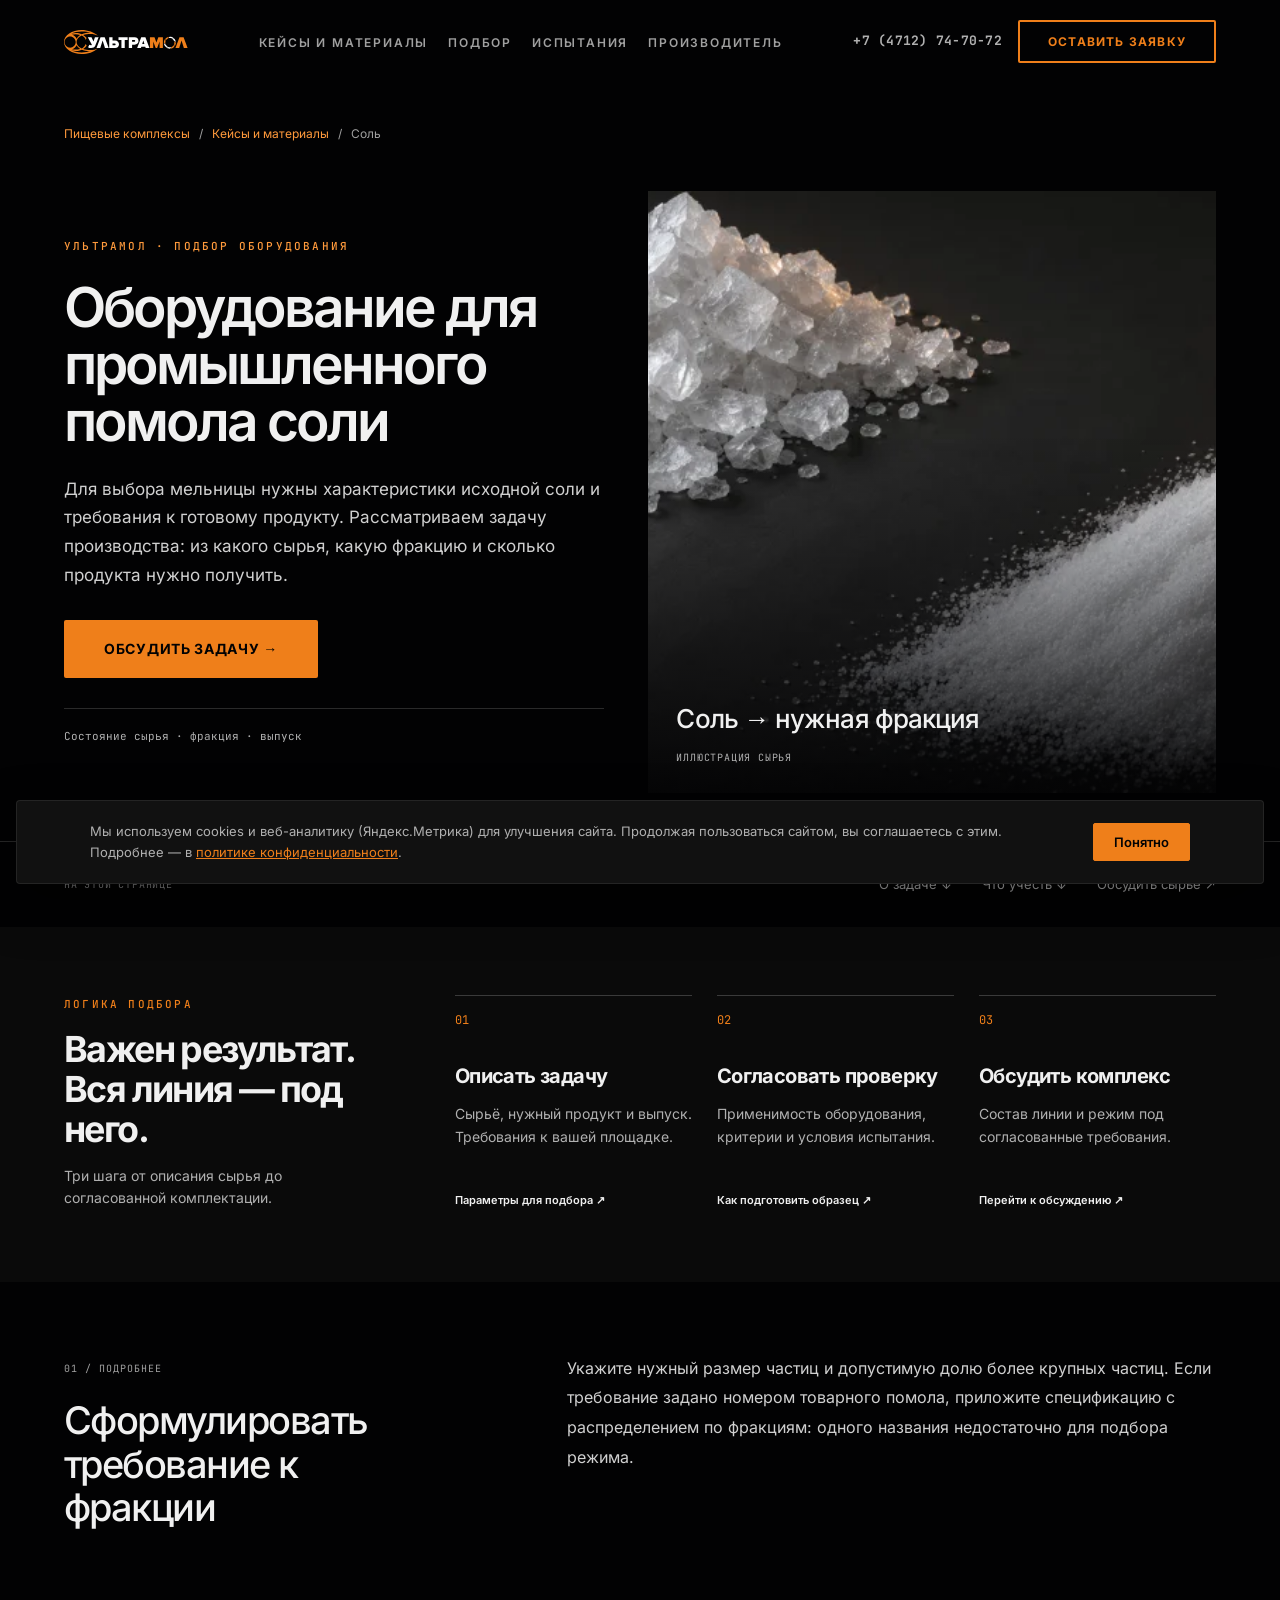
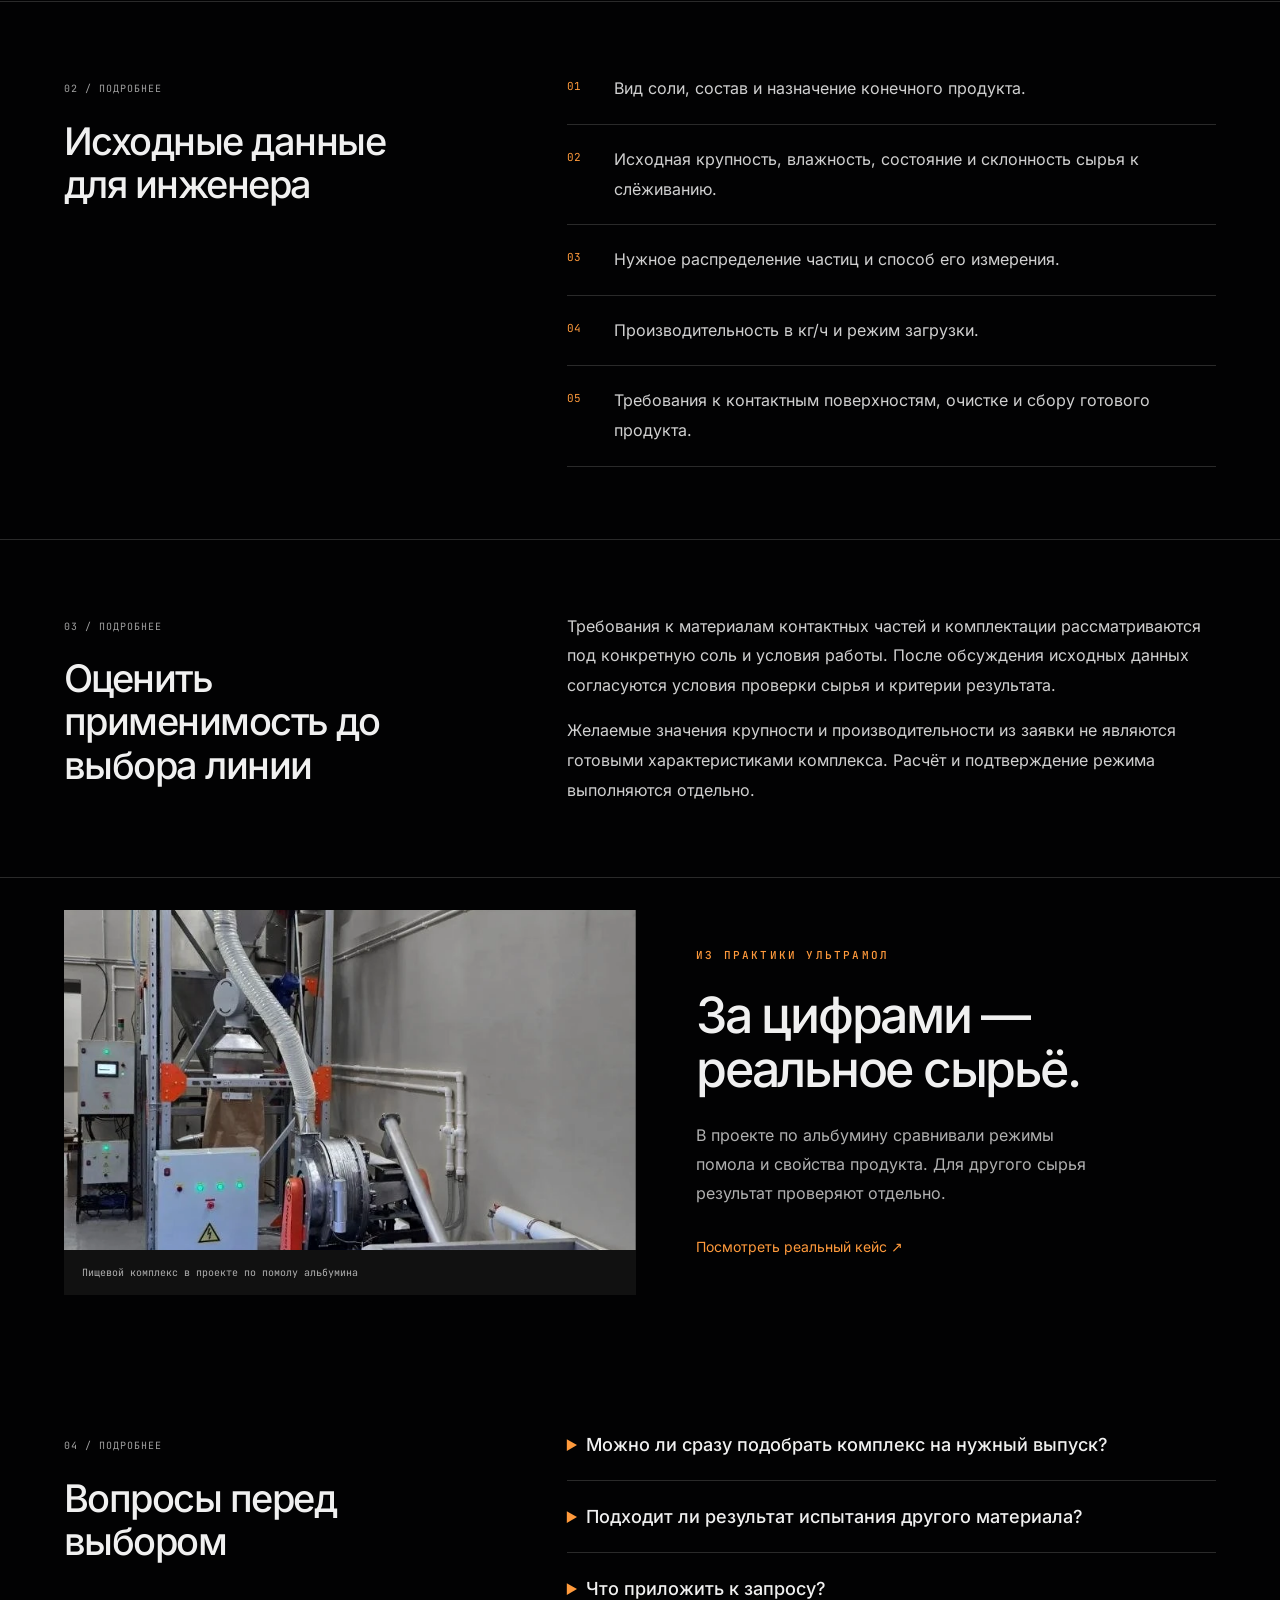
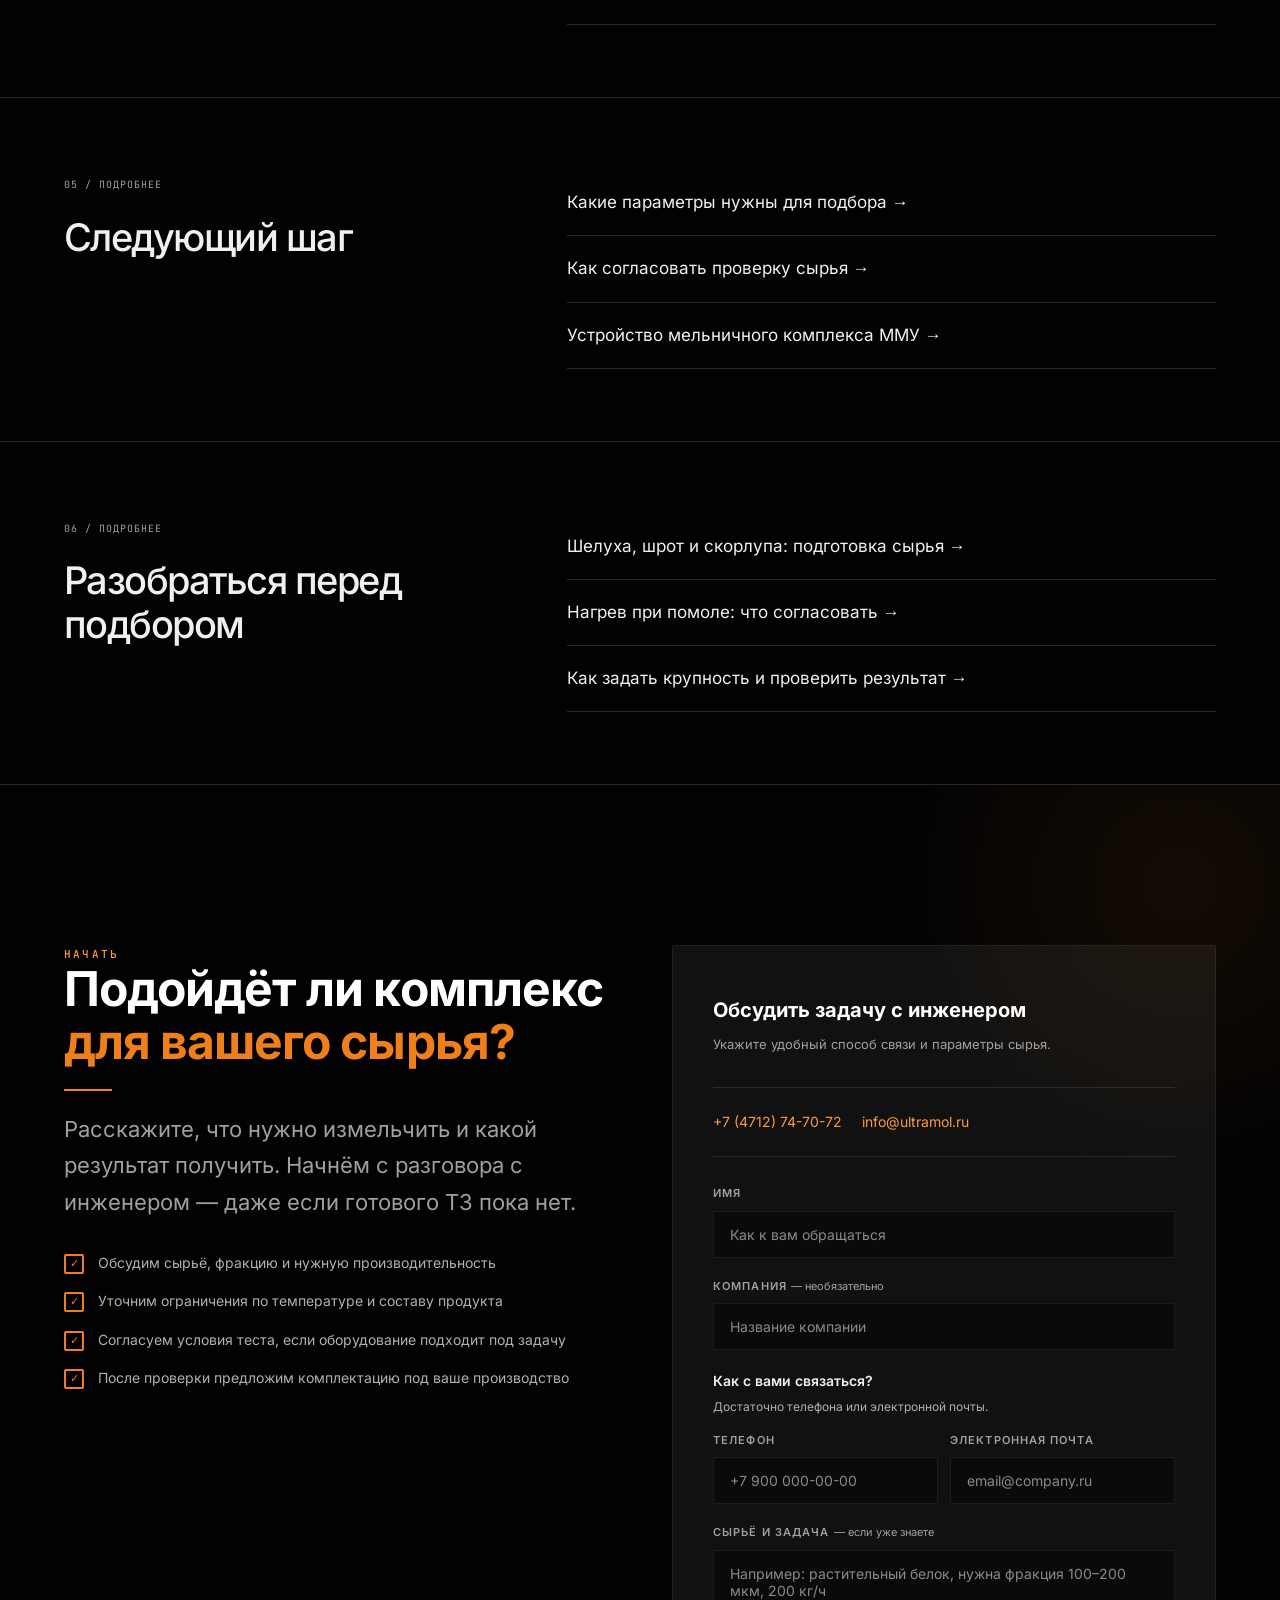
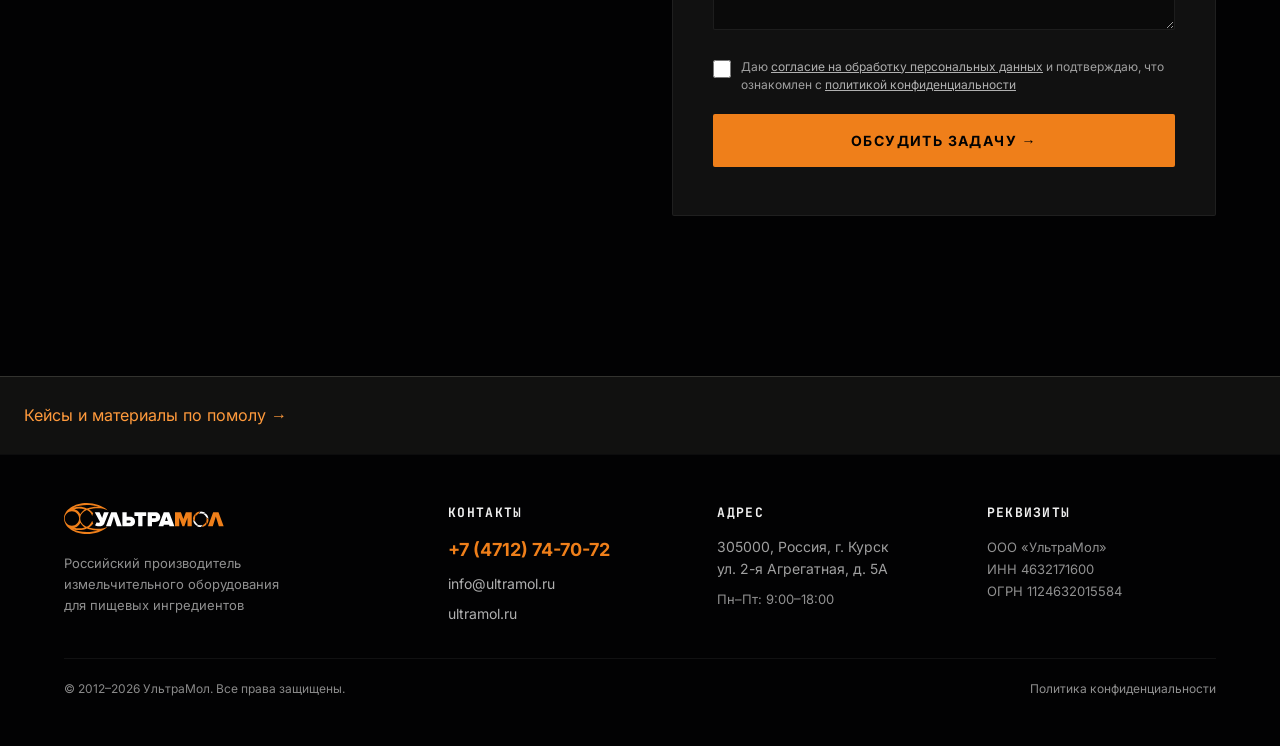
<file: primenenie/sol/index.html>
<!doctype html>
<html lang="ru"><head><meta charset="UTF-8"><meta name="viewport" content="width=device-width, initial-scale=1">
<title>Промышленная мельница для соли — подбор под фракцию и выпуск | УльтраМол</title><meta name="description" content="Обсудите исходную крупность соли, требования к фракции и производительности. Подбор мельничного комплекса под вашу производственную задачу."><link rel="canonical" href="https://pomol.ultramol.ru/primenenie/sol/">
<meta property="og:type" content="website"><meta property="og:locale" content="ru_RU"><meta property="og:url" content="https://pomol.ultramol.ru/primenenie/sol/"><meta property="og:title" content="Промышленная мельница для соли — подбор под фракцию и выпуск | УльтраМол"><meta property="og:description" content="Обсудите исходную крупность соли, требования к фракции и производительности. Подбор мельничного комплекса под вашу производственную задачу."><meta property="og:image" content="https://pomol.ultramol.ru/assets/images/material-salt.webp">
<link rel="icon" href="/favicon.ico"><link rel="stylesheet" href="/styles.css?v=20261110visual"><link rel="stylesheet" href="/seo.css?v=20261110d"><script src="/app.js?v=20261110b" defer></script>
<script type="application/ld+json">{"@context": "https://schema.org", "@graph": [{"@type": "Organization", "@id": "https://pomol.ultramol.ru/#org", "name": "УльтраМол", "legalName": "ООО «УльтраМол»", "url": "https://www.ultramol.ru/", "telephone": "+7 (4712) 74-70-72", "email": "info@ultramol.ru"}, {"@type": "WebPage", "@id": "https://pomol.ultramol.ru/primenenie/sol/#page", "url": "https://pomol.ultramol.ru/primenenie/sol/", "name": "Промышленная мельница для соли — подбор под фракцию и выпуск | УльтраМол", "description": "Обсудите исходную крупность соли, требования к фракции и производительности. Подбор мельничного комплекса под вашу производственную задачу.", "inLanguage": "ru", "publisher": {"@id": "https://pomol.ultramol.ru/#org"}}, {"@type": "BreadcrumbList", "itemListElement": [{"@type": "ListItem", "position": 1, "name": "Пищевые мельничные комплексы", "item": "https://pomol.ultramol.ru/"}, {"@type": "ListItem", "position": 2, "name": "Кейсы и материалы", "item": "https://pomol.ultramol.ru/materialy/"}, {"@type": "ListItem", "position": 3, "name": "Соль", "item": "https://pomol.ultramol.ru/primenenie/sol/"}]}, {"@type": "FAQPage", "mainEntity": [{"@type": "Question", "name": "Можно ли сразу подобрать комплекс на нужный выпуск?", "acceptedAnswer": {"@type": "Answer", "text": "Для предварительного обсуждения нужны одновременно исходная соль, целевая фракция и выпуск в кг/ч. Окончательный режим подтверждается для конкретных условий."}}, {"@type": "Question", "name": "Подходит ли результат испытания другого материала?", "acceptedAnswer": {"@type": "Answer", "text": "Он показывает опыт производителя, но не подтверждает режим для соли. Свойства сырья и требования к продукту рассматриваются отдельно."}}, {"@type": "Question", "name": "Что приложить к запросу?", "acceptedAnswer": {"@type": "Answer", "text": "Описание сырья и требования к готовому продукту. Если есть спецификация, сообщите об этом инженеру при обратной связи."}}]}]}</script><link rel="stylesheet" href="/visual.css?v=20261110b"><script src="/visual.js?v=20261110a" defer></script><noscript><style>#contact-form{display:none}.reveal{opacity:1;transform:none}</style></noscript></head><body class="visual-page"><a class="skip-link" href="#main">Перейти к содержанию</a><div id="scroll-progress" class="scroll-progress" aria-hidden="true"></div><header>
      <nav class="nav" id="nav" aria-label="Основная навигация">
        <div class="container nav-inner">
          <a href="/" class="nav-logo" aria-label="УльтраМол — на главную"
            ><svg
              width="160"
              height="31"
              viewBox="0 0 160 31"
              fill="none"
              xmlns="http://www.w3.org/2000/svg"
            >
              <path
                d="M148.807 23.3L151.829 13.4558L154.852 23.3H159.658L154.495 9.29999H149.163L144 23.3H148.807Z"
                fill="#EF7F1A"
              />
              <path
                fill-rule="evenodd"
                clip-rule="evenodd"
                d="M139.256 21.7507C139.001 22.1562 138.63 22.703 138.187 23.215C137.914 23.5312 137.613 23.8344 137.294 24.0838C139.038 23.9874 140.746 23.3153 142.097 22.0392C142.273 21.5068 142.3 20.8758 142.257 20.266C142.226 19.8178 142.157 19.3815 142.082 19.0027C141.807 19.5704 141.433 20.0996 140.963 20.5698C140.455 21.0785 139.875 21.4707 139.256 21.7507Z"
                fill="#EF7F1A"
              />
              <path
                fill-rule="evenodd"
                clip-rule="evenodd"
                d="M142.308 14.4193C142.786 15.7456 142.78 17.2011 142.29 18.5099C142.398 18.9771 142.524 19.5979 142.569 20.2451C142.6 20.6976 142.597 21.1651 142.525 21.6017C143.843 20.1477 144.506 18.3234 144.5 16.4698C144.235 15.9886 143.787 15.5308 143.307 15.1342C142.971 14.8561 142.623 14.6241 142.308 14.4193Z"
                fill="#EF7F1A"
              />
              <path
                fill-rule="evenodd"
                clip-rule="evenodd"
                d="M142.094 13.8999C142.497 14.1443 143.016 14.488 143.506 14.8935C143.861 15.1874 144.195 15.4987 144.465 15.8488C144.321 14.0561 143.646 12.1999 142.179 10.9115C141.647 10.7511 141.014 10.7498 140.403 10.8162C139.991 10.8609 139.599 10.9418 139.243 11.0207C139.839 11.3082 140.399 11.7001 140.895 12.1963C141.404 12.7063 141.804 13.2843 142.094 13.8999Z"
                fill="#FEFEFE"
              />
              <path
                fill-rule="evenodd"
                clip-rule="evenodd"
                d="M138.75 10.8101C139.199 10.7021 139.77 10.571 140.37 10.5059C140.808 10.4583 141.281 10.4409 141.733 10.5003C140.367 9.19972 138.54 8.63601 136.777 8.59998C136.334 8.86044 135.916 9.26069 135.543 9.69137C135.239 10.0431 134.974 10.4135 134.754 10.7399C136.043 10.3011 137.461 10.3252 138.75 10.8101Z"
                fill="#FEFEFE"
              />
              <path
                fill-rule="evenodd"
                clip-rule="evenodd"
                d="M131.427 13.6886C131.721 13.1395 132.063 12.5921 132.527 12.1279C133.039 11.6158 133.624 11.2194 134.248 10.9389C134.503 10.5334 134.865 9.99936 135.308 9.48735C135.583 9.169 135.886 8.86398 136.207 8.61353C134.461 8.70487 132.761 9.36524 131.406 10.6379C131.222 11.1756 131.194 11.8169 131.237 12.4364C131.268 12.8802 131.353 13.3124 131.427 13.6886Z"
                fill="#EF7F1A"
              />
              <path
                fill-rule="evenodd"
                clip-rule="evenodd"
                d="M131.205 14.1825C131.097 13.7152 130.971 13.1043 130.926 12.4572C130.895 12.0176 130.9 11.5341 130.974 11.0863C129.652 12.5404 128.995 14.3883 129 16.2442C129.265 16.7243 129.709 17.1723 130.188 17.5681C130.524 17.8464 130.875 18.0938 131.189 18.2987C130.715 16.9783 130.739 15.5144 131.205 14.1825Z"
                fill="#EF7F1A"
              />
              <path
                fill-rule="evenodd"
                clip-rule="evenodd"
                d="M131.387 18.7914C130.986 18.5477 130.472 18.2089 129.988 17.8087C129.635 17.516 129.296 17.1894 129.026 16.841C129.168 18.6368 129.895 20.3919 131.277 21.7754C131.816 21.9478 132.465 21.9541 133.092 21.8861C133.503 21.8414 133.908 21.7633 134.264 21.6843C133.662 21.3962 133.096 21.0018 132.595 20.5016C132.085 19.9914 131.677 19.405 131.387 18.7914Z"
                fill="#FEFEFE"
              />
              <path
                fill-rule="evenodd"
                clip-rule="evenodd"
                d="M134.745 21.8887C134.294 22 133.732 22.1304 133.125 22.1964C132.678 22.2449 132.207 22.2648 131.774 22.2107C133.206 23.4361 134.96 24.0679 136.722 24.1C137.162 23.8393 137.582 23.4385 137.952 23.0109C138.258 22.6566 138.53 22.2839 138.751 21.9556C137.46 22.3986 136.038 22.3737 134.745 21.8887Z"
                fill="#FEFEFE"
              />
              <path
                d="M127.75 23.27H123.478V14.8531L120.327 23.27H118.423L115.272 14.8531V23.27H111V9.27002H116.901L119.375 15.9866L121.849 9.27002H127.75V23.27Z"
                fill="#EF7F1A"
              />
              <path
                d="M110.4 23.35H105.519L105.008 21.707H99.8923L99.3809 23.35H94.5L99.7432 9.29999H105.157L110.4 23.35ZM103.857 17.9996L102.45 13.4707L101.043 17.9996H103.857Z"
                fill="#FEFEFE"
              />
              <path
                fill-rule="evenodd"
                clip-rule="evenodd"
                d="M87.9573 23.3H83.7V9.29999H91.2032C92.7909 9.29999 94.031 9.75824 94.9232 10.6747C95.8154 11.5912 96.2615 12.7352 96.2615 14.1066C96.2615 15.4639 95.8154 16.6008 94.9232 17.5173C94.031 18.434 92.7909 18.8921 91.2032 18.8921H87.9573V23.3ZM91.5825 14.9147C91.3437 15.1036 91.0346 15.1979 90.6553 15.1979H87.9573V12.9941H90.6553C91.0346 12.9941 91.3437 13.0885 91.5825 13.2774C91.8214 13.4664 91.9409 13.7427 91.9409 14.1066C91.9409 14.4564 91.8214 14.7258 91.5825 14.9147Z"
                fill="#FEFEFE"
              />
              <path
                d="M74.1861 23.32H78.4589V12.9773H82.2239V9.27002H70.3999V12.9773H74.1861V23.32Z"
                fill="#FEFEFE"
              />
              <path
                fill-rule="evenodd"
                clip-rule="evenodd"
                d="M58.3999 9.29999H62.6873V13.7234H65.956C67.5549 13.7234 68.8036 14.1834 69.702 15.1032C70.6006 16.0231 71.0499 17.164 71.0499 18.5262C71.0499 19.9024 70.6006 21.0505 69.702 21.9702C68.8036 22.89 67.5549 23.35 65.956 23.35H58.3999V9.29999ZM62.6873 17.4308H65.4041C65.7862 17.4308 66.0974 17.5256 66.338 17.7152C66.5784 17.9047 66.6989 18.1751 66.6989 18.5262C66.6989 18.8912 66.5784 19.1686 66.338 19.3582C66.0974 19.5478 65.7862 19.6426 65.4041 19.6426H62.6873V17.4308Z"
                fill="#FEFEFE"
              />
              <path
                d="M42 23.35H46.8438L49.8896 13.4707L52.9354 23.35H57.7792L52.5759 9.29999H47.2033L42 23.35Z"
                fill="#FEFEFE"
              />
              <path
                d="M31.0633 22.2251C32.0502 22.9785 33.3764 23.3 35.0118 23.3C37.4369 23.3 39.5201 22.5778 40.3562 20.4547C41.1924 18.3317 44.75 9.29999 44.75 9.29999H39.9703L38.131 14.9714L35.5297 9.29999H30.75L36.0333 19.1153C35.7371 19.5617 35.2648 19.7849 34.6164 19.7849C34.0241 19.7849 33.4179 19.5757 32.7974 19.1572L31.0633 22.2251Z"
                fill="#FEFEFE"
              />
              <path
                fill-rule="evenodd"
                clip-rule="evenodd"
                d="M29.2946 20.4941C28.258 21.9561 26.4649 23.4946 24.8475 24.4958C30.3872 26.3884 39.7203 26.5589 43.7542 23.4556C39.293 28.4816 29.967 31 22.8723 31C10.2403 31 0 24.0605 0 15.4999C0 6.93946 10.2403 0 22.8723 0C29.9297 0 39.8823 2.97362 43.7108 7.4585C38.8564 4.15773 30.0528 4.94824 24.8565 6.41444C26.5351 7.44969 28.1815 8.8468 29.2111 10.3632C28.8746 10.9115 28.3843 11.9703 28.2024 12.8909C27.3608 10.4682 25.2514 8.07697 22.8662 7.1165C18.7622 8.85069 16.2539 11.8929 16.2539 15.412C16.2539 18.9312 18.7737 22.0558 22.878 23.79C25.137 22.8324 27.2592 20.0664 28.2203 17.7412C28.3648 18.4413 28.7956 19.6761 29.2946 20.4941ZM7.92208 8.35177C11.8945 8.35177 15.1145 11.6194 15.1145 15.5919C15.1145 19.5643 11.8945 22.7843 7.92208 22.7843C3.94972 22.7843 0.729416 19.5643 0.729416 15.5919C0.729416 11.6194 3.94972 8.35177 7.92208 8.35177ZM10.326 24.8193C13.7584 25.6553 17.4709 25.4653 20.8647 24.4861C18.8785 23.2536 17.3069 21.6482 16.3334 19.8107C15.1465 22.2219 12.9693 24.4851 10.326 24.8193ZM10.2829 6.16158C13.9503 5.14827 17.2025 5.35849 20.8766 6.41915C18.8249 7.66873 17.2292 9.34293 16.26 11.243C14.9572 8.75321 13.2667 6.7136 10.2829 6.16158ZM34.6624 27.1825C31.2256 28.3928 27.1747 28.9142 22.8723 28.9142C17.3624 28.9142 12.3559 27.8068 8.40725 25.9036C10.4458 26.6699 12.7771 27.1005 15.2042 27.1005C17.9977 27.1005 20.6163 26.5303 22.8698 25.5343C26.1356 26.778 31.5781 27.8359 34.6624 27.1825ZM34.6856 3.77018C31.247 2.54316 27.134 2.08598 22.8723 2.08598C17.8282 2.08598 12.9561 3.13039 9.17436 4.75231C11.0246 4.14738 13.0629 3.81211 15.2042 3.81211C17.9964 3.81211 20.612 4.42642 22.865 5.42161C27.5949 3.60702 32.4368 3.47601 34.6856 3.77018Z"
                fill="#EF7F1A"
              /></svg
          ></a>
          <ul class="nav-links" id="nav-links"><li><a href="/materialy/">Кейсы и материалы</a></li><li><a href="/podbor/">Подбор</a></li><li><a href="/ispytaniya/">Испытания</a></li><li><a href="/#about">Производитель</a></li></ul>
          <div class="nav-right">
            <a href="tel:+74712747072" class="nav-phone">+7 (4712) 74-70-72</a>
            <a href="#form" class="nav-cta" id="nav-cta">Оставить заявку</a>
            <button class="burger" aria-label="Меню" aria-expanded="false">
              <span></span>
              <span></span>
              <span></span>
            </button>
          </div>
        </div>
      </nav>
    </header><main id="main" tabindex="-1"><section class="seo-hero" id="hero"><div class="container"><nav class="seo-breadcrumb" aria-label="Хлебные крошки"><a href="/">Пищевые комплексы</a><span aria-hidden="true"> / </span><a href="/materialy/">Кейсы и материалы</a><span aria-hidden="true"> / </span><span>Соль</span></nav><div class="visual-hero-grid"><div class="visual-hero-copy"><p class="label">УльтраМол · Подбор оборудования</p><h1>Оборудование для промышленного помола соли</h1><p class="seo-lead">Для выбора мельницы нужны характеристики исходной соли и требования к готовому продукту. Рассматриваем задачу производства: из какого сырья, какую фракцию и сколько продукта нужно получить.</p><a class="btn-primary" href="#form">Обсудить задачу →</a><p class="visual-hero-meta">Состояние сырья · фракция · выпуск</p></div><figure class="visual-hero-image"><img src="/assets/images/material-salt.webp" srcset="/assets/images/material-salt-640.webp 640w, /assets/images/material-salt.webp 1280w" sizes="(max-width: 800px) 100vw, 50vw" width="1280" height="853" alt="Кристаллы соли и мелкий соляной порошок" fetchpriority="high" loading="eager" decoding="async"><figcaption><span>Соль → нужная фракция</span><small>Иллюстрация сырья</small></figcaption></figure></div></div></section><nav class="visual-jumps container" aria-label="На этой странице"><span>На этой странице</span><a href="#chapter-1">О задаче ↓</a><a href="#chapter-2">Что учесть ↓</a><a href="#form">Обсудить сырьё ↗</a></nav><section class="visual-process"><div class="container"><div class="visual-process-heading"><p class="label">Логика подбора</p><h2>Важен результат.<br>Вся линия — под него.</h2><p>Три шага от описания сырья до согласованной комплектации.</p></div><div class="process-steps"><a href="/podbor/"><span class="step-number">01</span><h3>Описать задачу</h3><p>Сырьё, нужный продукт и выпуск. Требования к вашей площадке.</p><span class="step-link">Параметры для подбора ↗</span></a><a href="/ispytaniya/"><span class="step-number">02</span><h3>Согласовать проверку</h3><p>Применимость оборудования, критерии и условия испытания.</p><span class="step-link">Как подготовить образец ↗</span></a><a href="#form"><span class="step-number">03</span><h3>Обсудить комплекс</h3><p>Состав линии и режим под согласованные требования.</p><span class="step-link">Перейти к обсуждению ↗</span></a></div></div></section><section class="seo-section" id="chapter-1"><div class="container visual-reading"><div class="visual-section-title"><span class="visual-overline">01 / Подробнее</span><h2>Сформулировать требование к фракции</h2></div><div class="seo-reading visual-section-body"><p>Укажите нужный размер частиц и допустимую долю более крупных частиц. Если требование задано номером товарного помола, приложите спецификацию с распределением по фракциям: одного названия недостаточно для подбора режима.</p></div></div></section><section class="seo-section" id="chapter-2"><div class="container visual-reading"><div class="visual-section-title"><span class="visual-overline">02 / Подробнее</span><h2>Исходные данные для инженера</h2></div><div class="seo-reading visual-section-body"><ul><li>Вид соли, состав и назначение конечного продукта.</li><li>Исходная крупность, влажность, состояние и склонность сырья к слёживанию.</li><li>Нужное распределение частиц и способ его измерения.</li><li>Производительность в кг/ч и режим загрузки.</li><li>Требования к контактным поверхностям, очистке и сбору готового продукта.</li></ul></div></div></section><section class="seo-section" id="chapter-3"><div class="container visual-reading"><div class="visual-section-title"><span class="visual-overline">03 / Подробнее</span><h2>Оценить применимость до выбора линии</h2></div><div class="seo-reading visual-section-body"><p>Требования к материалам контактных частей и комплектации рассматриваются под конкретную соль и условия работы. После обсуждения исходных данных согласуются условия проверки сырья и критерии результата.</p><p>Желаемые значения крупности и производительности из заявки не являются готовыми характеристиками комплекса. Расчёт и подтверждение режима выполняются отдельно.</p></div></div></section><aside class="visual-equipment container"><figure><img src="/assets/images/food-line-overview-graded.webp" width="1280" height="853" alt="Линия УльтраМол в проекте по помолу пищевого альбумина" loading="lazy" decoding="async"><figcaption>Пищевой комплекс в проекте по помолу альбумина</figcaption></figure><div><p class="label">Из практики УльтраМол</p><h2>За цифрами —<br>реальное сырьё.</h2><p>В проекте по альбумину сравнивали режимы помола и свойства продукта. Для другого сырья результат проверяют отдельно.</p><a class="visual-text-link" href="https://www.ultramol.ru/novosti/sobytiya/pomol-pishchevogo-albumina/">Посмотреть реальный кейс ↗</a></div></aside><section class="seo-section" id="chapter-4"><div class="container visual-reading"><div class="visual-section-title"><span class="visual-overline">04 / Подробнее</span><h2>Вопросы перед выбором</h2></div><div class="seo-reading visual-section-body"><details><summary>Можно ли сразу подобрать комплекс на нужный выпуск?</summary><p>Для предварительного обсуждения нужны одновременно исходная соль, целевая фракция и выпуск в кг/ч. Окончательный режим подтверждается для конкретных условий.</p></details><details><summary>Подходит ли результат испытания другого материала?</summary><p>Он показывает опыт производителя, но не подтверждает режим для соли. Свойства сырья и требования к продукту рассматриваются отдельно.</p></details><details><summary>Что приложить к запросу?</summary><p>Описание сырья и требования к готовому продукту. Если есть спецификация, сообщите об этом инженеру при обратной связи.</p></details></div></div></section><section class="seo-section visual-links" id="chapter-5"><div class="container visual-reading"><div class="visual-section-title"><span class="visual-overline">05 / Подробнее</span><h2>Следующий шаг</h2></div><div class="seo-reading visual-section-body"><p><a href="/podbor/">Какие параметры нужны для подбора →</a></p><p><a href="/ispytaniya/">Как согласовать проверку сырья →</a></p><p><a href="https://www.ultramol.ru/produktsiya/izmelchitelnoe-oborudovanie/molotkovaya-rotorno-vikhrevaya-melnitsa-serii-mmu-/">Устройство мельничного комплекса ММУ →</a></p></div></div></section><!-- seo-stage2-related --><section class="seo-section visual-links" id="chapter-6"><div class="container visual-reading"><div class="visual-section-title"><span class="visual-overline">06 / Подробнее</span><h2>Разобраться перед подбором</h2></div><div class="seo-reading visual-section-body"><p><a href="/primenenie/rastitelnoe-syre/">Шелуха, шрот и скорлупа: подготовка сырья →</a></p><p><a href="/baza-znaniy/pomol-i-nagrev/">Нагрев при помоле: что согласовать →</a></p><p><a href="/baza-znaniy/krupnost-pomola/">Как задать крупность и проверить результат →</a></p></div></div></section><!-- /seo-stage2-related --><section class="cta-section" id="form">
        <div class="container">
          <div class="cta-inner">
            <div class="cta-text reveal">
              <div class="label">Начать</div>
              <h2 class="heading">
                Подойдёт ли комплекс<br />
                <em class="em-orange">для вашего сырья?</em>
              </h2>
              <div class="section-divider"></div>
              <p class="subheading">
                Расскажите, что нужно измельчить и какой результат получить.
                Начнём с разговора с инженером — даже если готового ТЗ пока нет.
              </p>

              <div class="cta-benefits">
                <div class="cta-benefit">
                  <span class="check-icon">✓</span>
                  <span>Обсудим сырьё, фракцию и нужную производительность</span>
                </div>
                <div class="cta-benefit">
                  <span class="check-icon">✓</span>
                  <span>Уточним ограничения по температуре и составу продукта</span>
                </div>
                <div class="cta-benefit">
                  <span class="check-icon">✓</span>
                  <span>Согласуем условия теста, если оборудование подходит под задачу</span>
                </div>
                <div class="cta-benefit">
                  <span class="check-icon">✓</span>
                  <span
                    >После проверки предложим комплектацию под ваше производство</span
                  >
                </div>
              </div>
            </div>

            <div class="form-card reveal reveal-d1">
              <h3>Обсудить задачу с инженером</h3>
              <p class="form-sub">Укажите удобный способ связи и параметры сырья.</p>
              <div class="form-direct-contact" aria-label="Связаться напрямую"><a href="tel:+74712747072">+7 (4712) 74-70-72</a><a href="mailto:info@ultramol.ru">info@ultramol.ru</a></div><noscript><p class="form-no-js">Для отправки формы нужен JavaScript. Вы можете позвонить или написать нам по контактам выше.</p></noscript><form id="contact-form">
                <div class="form-group">
                  <label for="name">Имя</label>
                  <input
                    type="text"
                    id="name"
                    name="name"
                    placeholder="Как к вам обращаться"
                    required
                    aria-required="true"
                    autocomplete="name"
                  />
                </div>
                <div class="form-group">
                  <label for="company">Компания <span class="field-optional">— необязательно</span></label>
                  <input
                    type="text"
                    id="company"
                    name="company"
                    placeholder="Название компании"
                    autocomplete="organization"
                  />
                </div>
                <fieldset class="form-contacts" aria-describedby="contact-hint">
                  <legend>Как с вами связаться?</legend>
                  <p class="contact-hint" id="contact-hint">Достаточно телефона или электронной почты.</p>
                  <div class="form-contact-grid">
                <div class="form-group">
                  <label for="phone">Телефон</label>
                  <input
                    type="tel"
                    id="phone"
                    name="phone"
                    placeholder="+7 900 000-00-00"
                    inputmode="tel"
                    autocomplete="tel"
                    aria-describedby="contact-hint"
                    maxlength="30"
                  />
                </div>
                <div class="form-group">
                  <label for="email">Электронная почта</label>
                  <input
                    type="email"
                    id="email"
                    name="email"
                    placeholder="email@company.ru"
                    autocomplete="email"
                    aria-describedby="contact-hint"
                  />
                </div>
                  </div>
                </fieldset>
                <div class="form-group">
                  <label for="material">Сырьё и задача <span class="field-optional">— если уже знаете</span></label>
                  <textarea
                    id="material"
                    name="material"
                    placeholder="Например: растительный белок, нужна фракция 100–200 мкм, 200 кг/ч"
                  ></textarea>
                </div>
                <label class="form-consent">
                  <input
                    type="checkbox"
                    id="consent"
                    name="consent"
                    required
                    aria-required="true"
                  />
                  <span class="form-consent-text">
                    Даю
                    <a href="/consent.html" target="_blank" rel="noopener">согласие на обработку персональных данных</a>
                    и подтверждаю, что ознакомлен с
                    <a href="/privacy.html" target="_blank" rel="noopener">политикой конфиденциальности</a>
                  </span>
                </label>
                <button type="submit" class="form-submit">
                  Обсудить задачу →
                </button>
              </form>
            </div>
          </div>
        </div>
      </section></main><nav class="library-footer-link" aria-label="Материалы по помолу"><a href="/materialy/">Кейсы и материалы по помолу →</a></nav><footer class="footer">
      <div class="container">
        <div class="footer-grid">
          <div class="footer-col">
            <div class="footer-logo">
              <svg
                width="160"
                height="31"
                viewBox="0 0 160 31"
                fill="none"
                xmlns="http://www.w3.org/2000/svg"
              >
                <path
                  d="M148.807 23.3L151.829 13.4558L154.852 23.3H159.658L154.495 9.29999H149.163L144 23.3H148.807Z"
                  fill="#EF7F1A"
                />
                <path
                  fill-rule="evenodd"
                  clip-rule="evenodd"
                  d="M139.256 21.7507C139.001 22.1562 138.63 22.703 138.187 23.215C137.914 23.5312 137.613 23.8344 137.294 24.0838C139.038 23.9874 140.746 23.3153 142.097 22.0392C142.273 21.5068 142.3 20.8758 142.257 20.266C142.226 19.8178 142.157 19.3815 142.082 19.0027C141.807 19.5704 141.433 20.0996 140.963 20.5698C140.455 21.0785 139.875 21.4707 139.256 21.7507Z"
                  fill="#EF7F1A"
                />
                <path
                  fill-rule="evenodd"
                  clip-rule="evenodd"
                  d="M142.308 14.4193C142.786 15.7456 142.78 17.2011 142.29 18.5099C142.398 18.9771 142.524 19.5979 142.569 20.2451C142.6 20.6976 142.597 21.1651 142.525 21.6017C143.843 20.1477 144.506 18.3234 144.5 16.4698C144.235 15.9886 143.787 15.5308 143.307 15.1342C142.971 14.8561 142.623 14.6241 142.308 14.4193Z"
                  fill="#EF7F1A"
                />
                <path
                  fill-rule="evenodd"
                  clip-rule="evenodd"
                  d="M142.094 13.8999C142.497 14.1443 143.016 14.488 143.506 14.8935C143.861 15.1874 144.195 15.4987 144.465 15.8488C144.321 14.0561 143.646 12.1999 142.179 10.9115C141.647 10.7511 141.014 10.7498 140.403 10.8162C139.991 10.8609 139.599 10.9418 139.243 11.0207C139.839 11.3082 140.399 11.7001 140.895 12.1963C141.404 12.7063 141.804 13.2843 142.094 13.8999Z"
                  fill="#FEFEFE"
                />
                <path
                  fill-rule="evenodd"
                  clip-rule="evenodd"
                  d="M138.75 10.8101C139.199 10.7021 139.77 10.571 140.37 10.5059C140.808 10.4583 141.281 10.4409 141.733 10.5003C140.367 9.19972 138.54 8.63601 136.777 8.59998C136.334 8.86044 135.916 9.26069 135.543 9.69137C135.239 10.0431 134.974 10.4135 134.754 10.7399C136.043 10.3011 137.461 10.3252 138.75 10.8101Z"
                  fill="#FEFEFE"
                />
                <path
                  fill-rule="evenodd"
                  clip-rule="evenodd"
                  d="M131.427 13.6886C131.721 13.1395 132.063 12.5921 132.527 12.1279C133.039 11.6158 133.624 11.2194 134.248 10.9389C134.503 10.5334 134.865 9.99936 135.308 9.48735C135.583 9.169 135.886 8.86398 136.207 8.61353C134.461 8.70487 132.761 9.36524 131.406 10.6379C131.222 11.1756 131.194 11.8169 131.237 12.4364C131.268 12.8802 131.353 13.3124 131.427 13.6886Z"
                  fill="#EF7F1A"
                />
                <path
                  fill-rule="evenodd"
                  clip-rule="evenodd"
                  d="M131.205 14.1825C131.097 13.7152 130.971 13.1043 130.926 12.4572C130.895 12.0176 130.9 11.5341 130.974 11.0863C129.652 12.5404 128.995 14.3883 129 16.2442C129.265 16.7243 129.709 17.1723 130.188 17.5681C130.524 17.8464 130.875 18.0938 131.189 18.2987C130.715 16.9783 130.739 15.5144 131.205 14.1825Z"
                  fill="#EF7F1A"
                />
                <path
                  fill-rule="evenodd"
                  clip-rule="evenodd"
                  d="M131.387 18.7914C130.986 18.5477 130.472 18.2089 129.988 17.8087C129.635 17.516 129.296 17.1894 129.026 16.841C129.168 18.6368 129.895 20.3919 131.277 21.7754C131.816 21.9478 132.465 21.9541 133.092 21.8861C133.503 21.8414 133.908 21.7633 134.264 21.6843C133.662 21.3962 133.096 21.0018 132.595 20.5016C132.085 19.9914 131.677 19.405 131.387 18.7914Z"
                  fill="#FEFEFE"
                />
                <path
                  fill-rule="evenodd"
                  clip-rule="evenodd"
                  d="M134.745 21.8887C134.294 22 133.732 22.1304 133.125 22.1964C132.678 22.2449 132.207 22.2648 131.774 22.2107C133.206 23.4361 134.96 24.0679 136.722 24.1C137.162 23.8393 137.582 23.4385 137.952 23.0109C138.258 22.6566 138.53 22.2839 138.751 21.9556C137.46 22.3986 136.038 22.3737 134.745 21.8887Z"
                  fill="#FEFEFE"
                />
                <path
                  d="M127.75 23.27H123.478V14.8531L120.327 23.27H118.423L115.272 14.8531V23.27H111V9.27002H116.901L119.375 15.9866L121.849 9.27002H127.75V23.27Z"
                  fill="#EF7F1A"
                />
                <path
                  d="M110.4 23.35H105.519L105.008 21.707H99.8923L99.3809 23.35H94.5L99.7432 9.29999H105.157L110.4 23.35ZM103.857 17.9996L102.45 13.4707L101.043 17.9996H103.857Z"
                  fill="#FEFEFE"
                />
                <path
                  fill-rule="evenodd"
                  clip-rule="evenodd"
                  d="M87.9573 23.3H83.7V9.29999H91.2032C92.7909 9.29999 94.031 9.75824 94.9232 10.6747C95.8154 11.5912 96.2615 12.7352 96.2615 14.1066C96.2615 15.4639 95.8154 16.6008 94.9232 17.5173C94.031 18.434 92.7909 18.8921 91.2032 18.8921H87.9573V23.3ZM91.5825 14.9147C91.3437 15.1036 91.0346 15.1979 90.6553 15.1979H87.9573V12.9941H90.6553C91.0346 12.9941 91.3437 13.0885 91.5825 13.2774C91.8214 13.4664 91.9409 13.7427 91.9409 14.1066C91.9409 14.4564 91.8214 14.7258 91.5825 14.9147Z"
                  fill="#FEFEFE"
                />
                <path
                  d="M74.1861 23.32H78.4589V12.9773H82.2239V9.27002H70.3999V12.9773H74.1861V23.32Z"
                  fill="#FEFEFE"
                />
                <path
                  fill-rule="evenodd"
                  clip-rule="evenodd"
                  d="M58.3999 9.29999H62.6873V13.7234H65.956C67.5549 13.7234 68.8036 14.1834 69.702 15.1032C70.6006 16.0231 71.0499 17.164 71.0499 18.5262C71.0499 19.9024 70.6006 21.0505 69.702 21.9702C68.8036 22.89 67.5549 23.35 65.956 23.35H58.3999V9.29999ZM62.6873 17.4308H65.4041C65.7862 17.4308 66.0974 17.5256 66.338 17.7152C66.5784 17.9047 66.6989 18.1751 66.6989 18.5262C66.6989 18.8912 66.5784 19.1686 66.338 19.3582C66.0974 19.5478 65.7862 19.6426 65.4041 19.6426H62.6873V17.4308Z"
                  fill="#FEFEFE"
                />
                <path
                  d="M42 23.35H46.8438L49.8896 13.4707L52.9354 23.35H57.7792L52.5759 9.29999H47.2033L42 23.35Z"
                  fill="#FEFEFE"
                />
                <path
                  d="M31.0633 22.2251C32.0502 22.9785 33.3764 23.3 35.0118 23.3C37.4369 23.3 39.5201 22.5778 40.3562 20.4547C41.1924 18.3317 44.75 9.29999 44.75 9.29999H39.9703L38.131 14.9714L35.5297 9.29999H30.75L36.0333 19.1153C35.7371 19.5617 35.2648 19.7849 34.6164 19.7849C34.0241 19.7849 33.4179 19.5757 32.7974 19.1572L31.0633 22.2251Z"
                  fill="#FEFEFE"
                />
                <path
                  fill-rule="evenodd"
                  clip-rule="evenodd"
                  d="M29.2946 20.4941C28.258 21.9561 26.4649 23.4946 24.8475 24.4958C30.3872 26.3884 39.7203 26.5589 43.7542 23.4556C39.293 28.4816 29.967 31 22.8723 31C10.2403 31 0 24.0605 0 15.4999C0 6.93946 10.2403 0 22.8723 0C29.9297 0 39.8823 2.97362 43.7108 7.4585C38.8564 4.15773 30.0528 4.94824 24.8565 6.41444C26.5351 7.44969 28.1815 8.8468 29.2111 10.3632C28.8746 10.9115 28.3843 11.9703 28.2024 12.8909C27.3608 10.4682 25.2514 8.07697 22.8662 7.1165C18.7622 8.85069 16.2539 11.8929 16.2539 15.412C16.2539 18.9312 18.7737 22.0558 22.878 23.79C25.137 22.8324 27.2592 20.0664 28.2203 17.7412C28.3648 18.4413 28.7956 19.6761 29.2946 20.4941ZM7.92208 8.35177C11.8945 8.35177 15.1145 11.6194 15.1145 15.5919C15.1145 19.5643 11.8945 22.7843 7.92208 22.7843C3.94972 22.7843 0.729416 19.5643 0.729416 15.5919C0.729416 11.6194 3.94972 8.35177 7.92208 8.35177ZM10.326 24.8193C13.7584 25.6553 17.4709 25.4653 20.8647 24.4861C18.8785 23.2536 17.3069 21.6482 16.3334 19.8107C15.1465 22.2219 12.9693 24.4851 10.326 24.8193ZM10.2829 6.16158C13.9503 5.14827 17.2025 5.35849 20.8766 6.41915C18.8249 7.66873 17.2292 9.34293 16.26 11.243C14.9572 8.75321 13.2667 6.7136 10.2829 6.16158ZM34.6624 27.1825C31.2256 28.3928 27.1747 28.9142 22.8723 28.9142C17.3624 28.9142 12.3559 27.8068 8.40725 25.9036C10.4458 26.6699 12.7771 27.1005 15.2042 27.1005C17.9977 27.1005 20.6163 26.5303 22.8698 25.5343C26.1356 26.778 31.5781 27.8359 34.6624 27.1825ZM34.6856 3.77018C31.247 2.54316 27.134 2.08598 22.8723 2.08598C17.8282 2.08598 12.9561 3.13039 9.17436 4.75231C11.0246 4.14738 13.0629 3.81211 15.2042 3.81211C17.9964 3.81211 20.612 4.42642 22.865 5.42161C27.5949 3.60702 32.4368 3.47601 34.6856 3.77018Z"
                  fill="#EF7F1A"
                />
              </svg>
            </div>
            <p
              style="
                color: var(--gray-500);
                font-size: 13px;
                margin-top: 12px;
                line-height: 1.6;
              "
            >
              Российский производитель<br />измельчительного оборудования<br />для
              пищевых ингредиентов
            </p>
          </div>
          <div class="footer-col">
            <div
              style="
                font-weight: 600;
                color: var(--white);
                font-size: 13px;
                margin-bottom: 12px;
                text-transform: uppercase;
                letter-spacing: 0.1em;
                font-family: var(--mono);
              "
            >
              Контакты
            </div>
            <div
              style="
                display: flex;
                flex-direction: column;
                gap: 8px;
                font-size: 14px;
              "
            >
              <a
                href="tel:+74712747072"
                style="
                  color: var(--orange);
                  font-size: 18px;
                  font-weight: 700;
                  text-decoration: none;
                "
                >+7 (4712) 74-70-72</a
              >
              <a
                href="mailto:info@ultramol.ru"
                style="color: var(--gray-300); text-decoration: none"
                >info@ultramol.ru</a
              >
              <a
                href="https://www.ultramol.ru"
                target="_blank"
                rel="noopener noreferrer"
                style="color: var(--gray-300); text-decoration: none"
                >ultramol.ru</a
              >
            </div>
          </div>
          <div class="footer-col">
            <div
              style="
                font-weight: 600;
                color: var(--white);
                font-size: 13px;
                margin-bottom: 12px;
                text-transform: uppercase;
                letter-spacing: 0.1em;
                font-family: var(--mono);
              "
            >
              Адрес
            </div>
            <p
              style="color: var(--gray-400); font-size: 14px; line-height: 1.6"
            >
              305000, Россия, г. Курск<br />ул. 2-я Агрегатная, д. 5А
            </p>
            <p style="color: var(--gray-500); font-size: 13px; margin-top: 8px">
              Пн–Пт: 9:00–18:00
            </p>
          </div>
          <div class="footer-col">
            <div
              style="
                font-weight: 600;
                color: var(--white);
                font-size: 13px;
                margin-bottom: 12px;
                text-transform: uppercase;
                letter-spacing: 0.1em;
                font-family: var(--mono);
              "
            >
              Реквизиты
            </div>
            <p
              style="color: var(--gray-500); font-size: 13px; line-height: 1.7"
            >
              ООО «УльтраМол»<br />ИНН 4632171600<br />ОГРН 1124632015584
            </p>
          </div>
        </div>
        <div
          style="
            border-top: 1px solid rgba(255, 255, 255, 0.06);
            margin-top: 32px;
            padding-top: 20px;
            display: flex;
            justify-content: space-between;
            align-items: center;
            font-size: 12px;
            color: var(--gray-600);
          "
        >
          <span>&copy; 2012–2026 УльтраМол. Все права защищены.</span>
          <a href="/privacy.html" target="_blank" rel="noopener"
            style="color: var(--gray-500); text-decoration: none"
            >Политика конфиденциальности</a>
        </div>
      </div>
    </footer>

    <!-- ═══════════ COOKIE NOTICE (152-ФЗ информирование, Яндекс.Метрика) ═══════════ -->
    <div
      id="cookie-banner"
      class="cookie-banner"
      role="region"
      aria-label="Уведомление об использовании файлов cookie"
      hidden
    >
      <div class="cookie-banner-inner">
        <p class="cookie-banner-text">
          Мы используем cookies и веб-аналитику (Яндекс.Метрика) для улучшения
          сайта. Продолжая пользоваться сайтом, вы соглашаетесь с этим. Подробнее — в
          <a href="/privacy.html" target="_blank" rel="noopener">политике конфиденциальности</a>.
        </p>
        <div class="cookie-banner-actions">
          <button type="button" class="cookie-btn cookie-btn-accept" id="cookie-accept">Понятно</button>
        </div>
      </div>
    </div>

  </body></html>
</file>
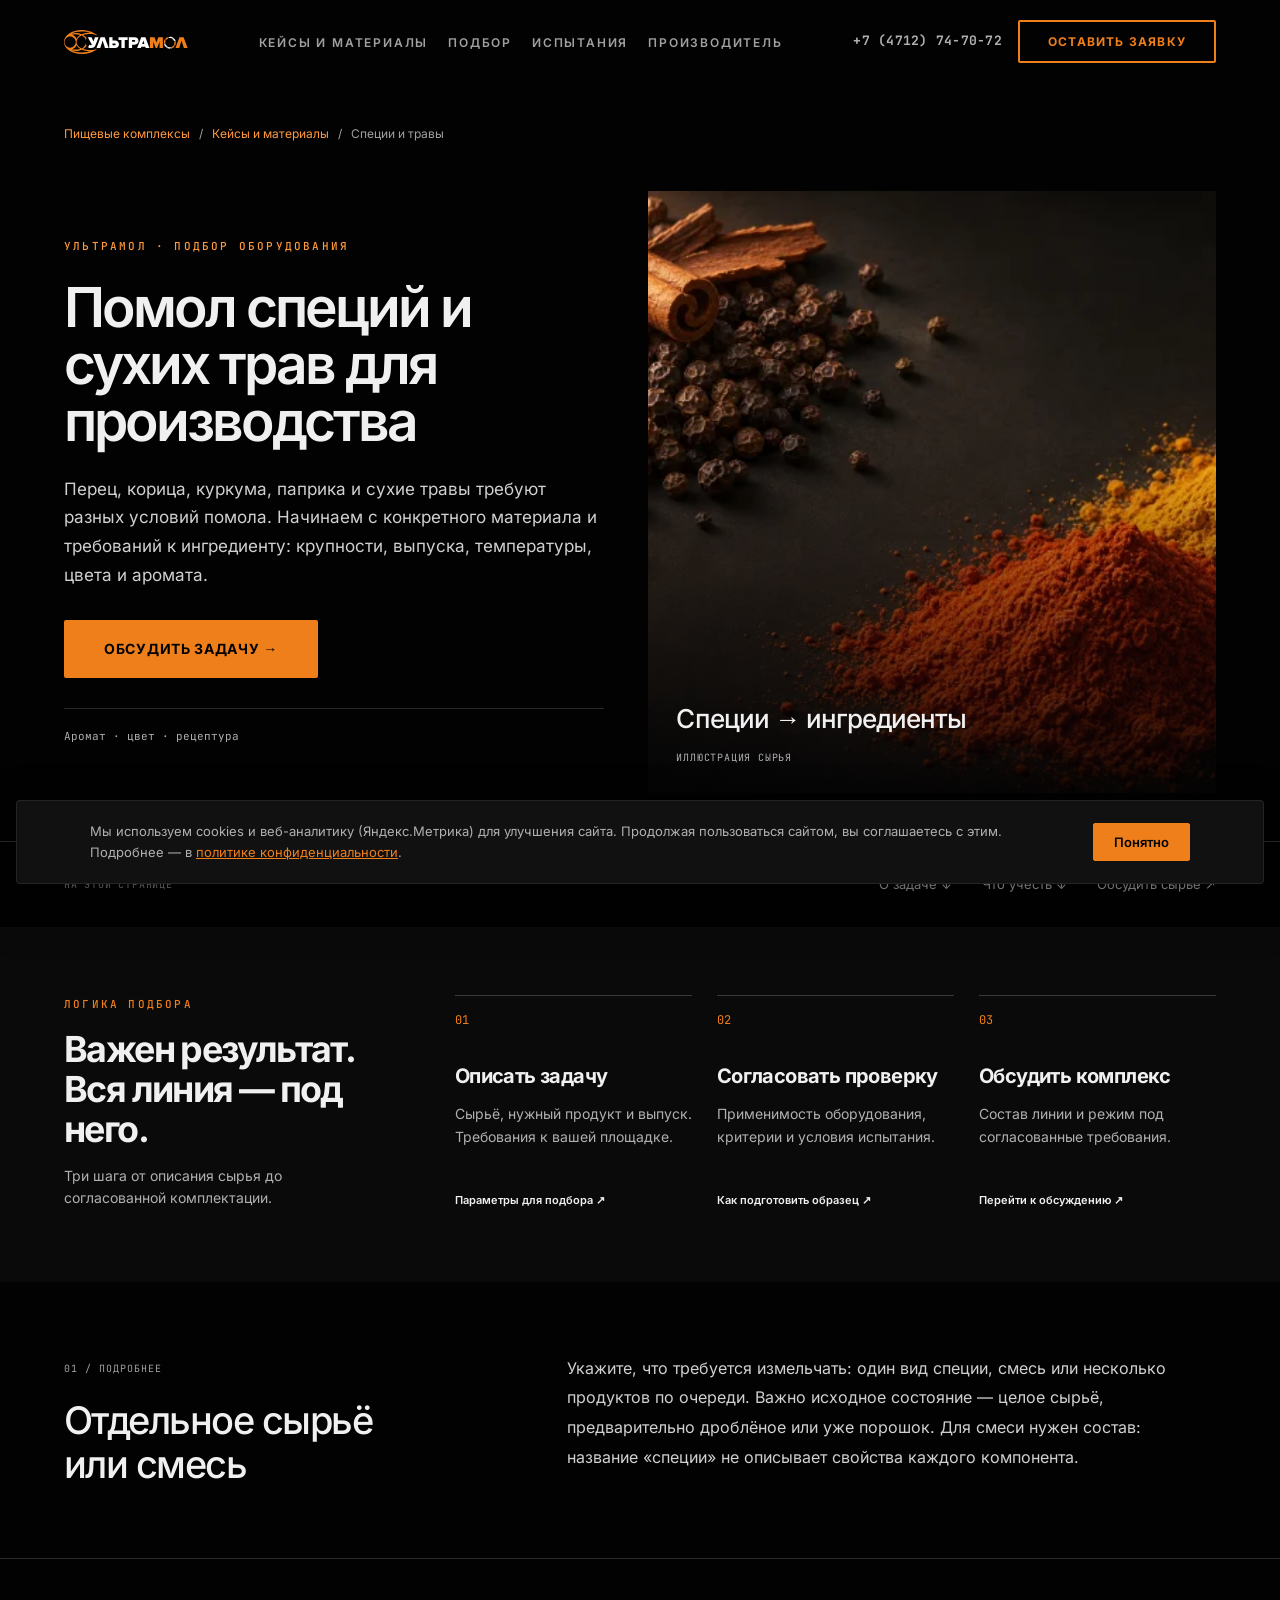
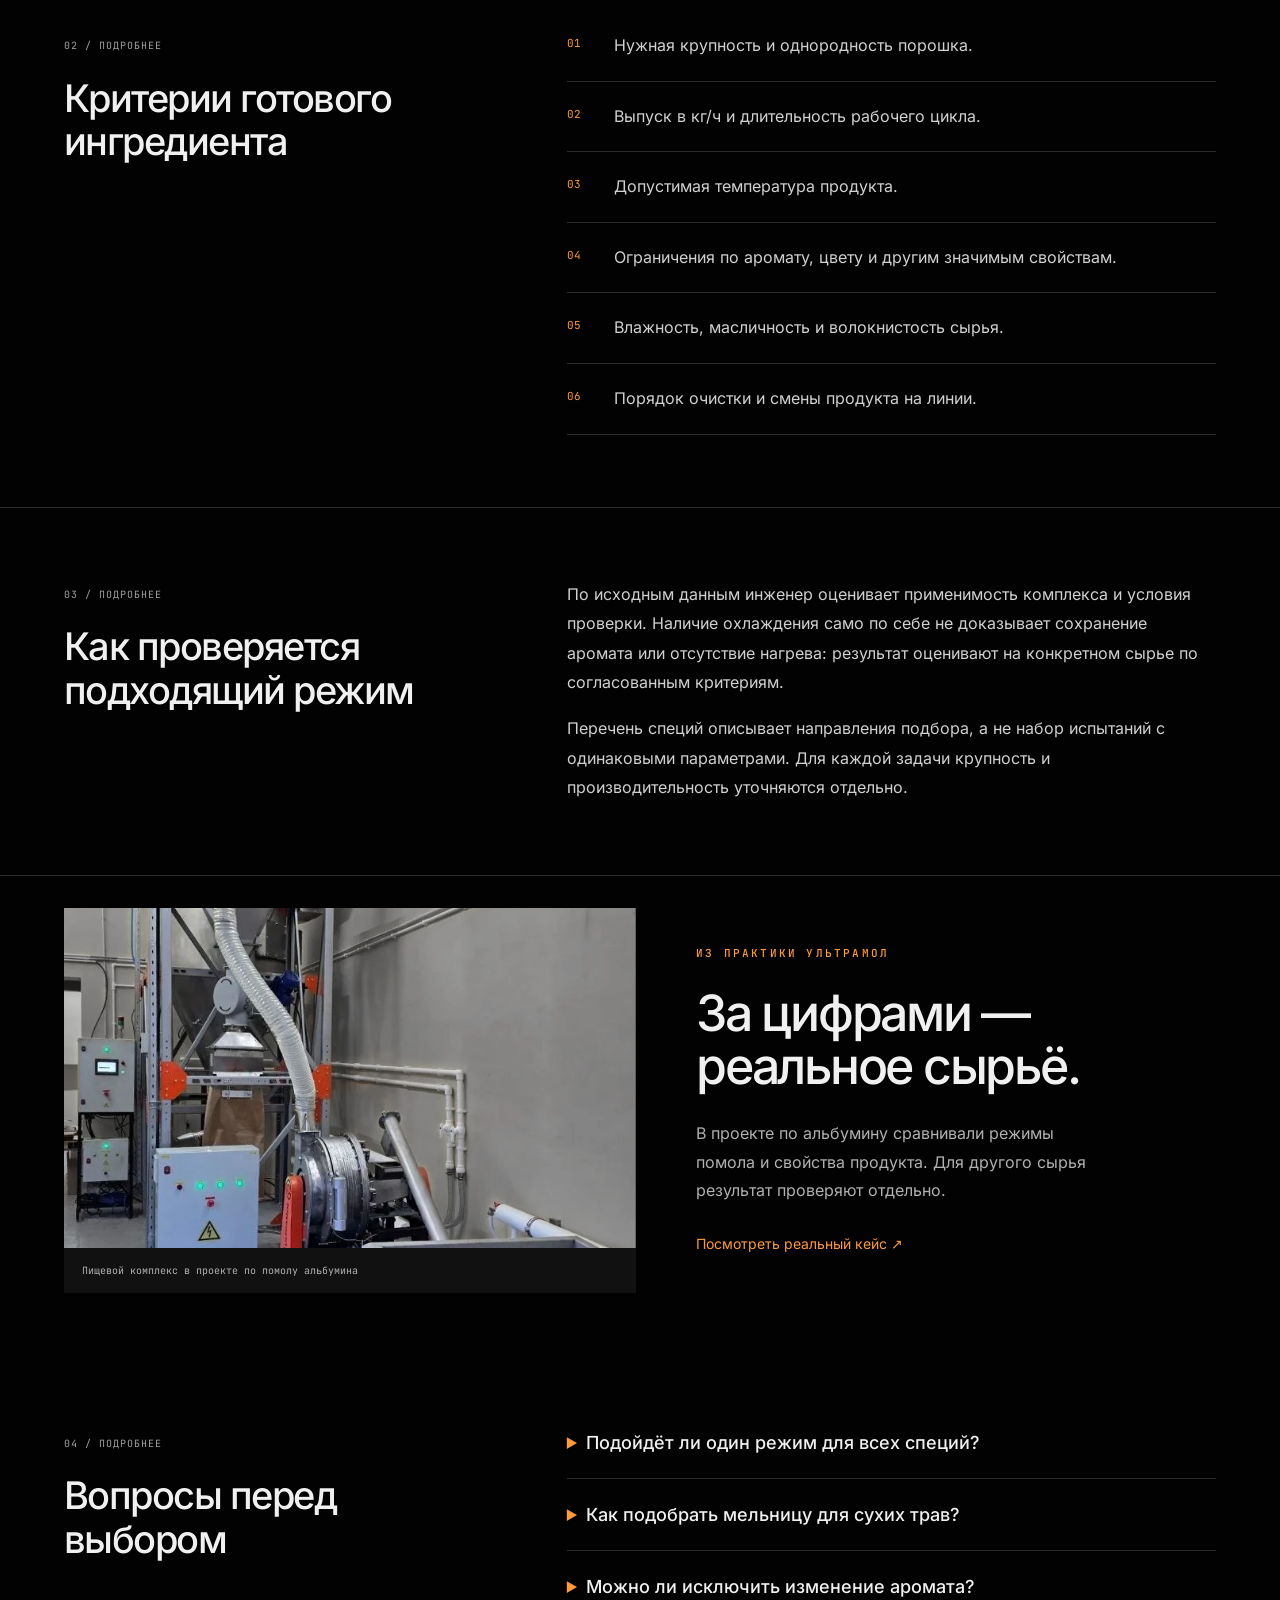
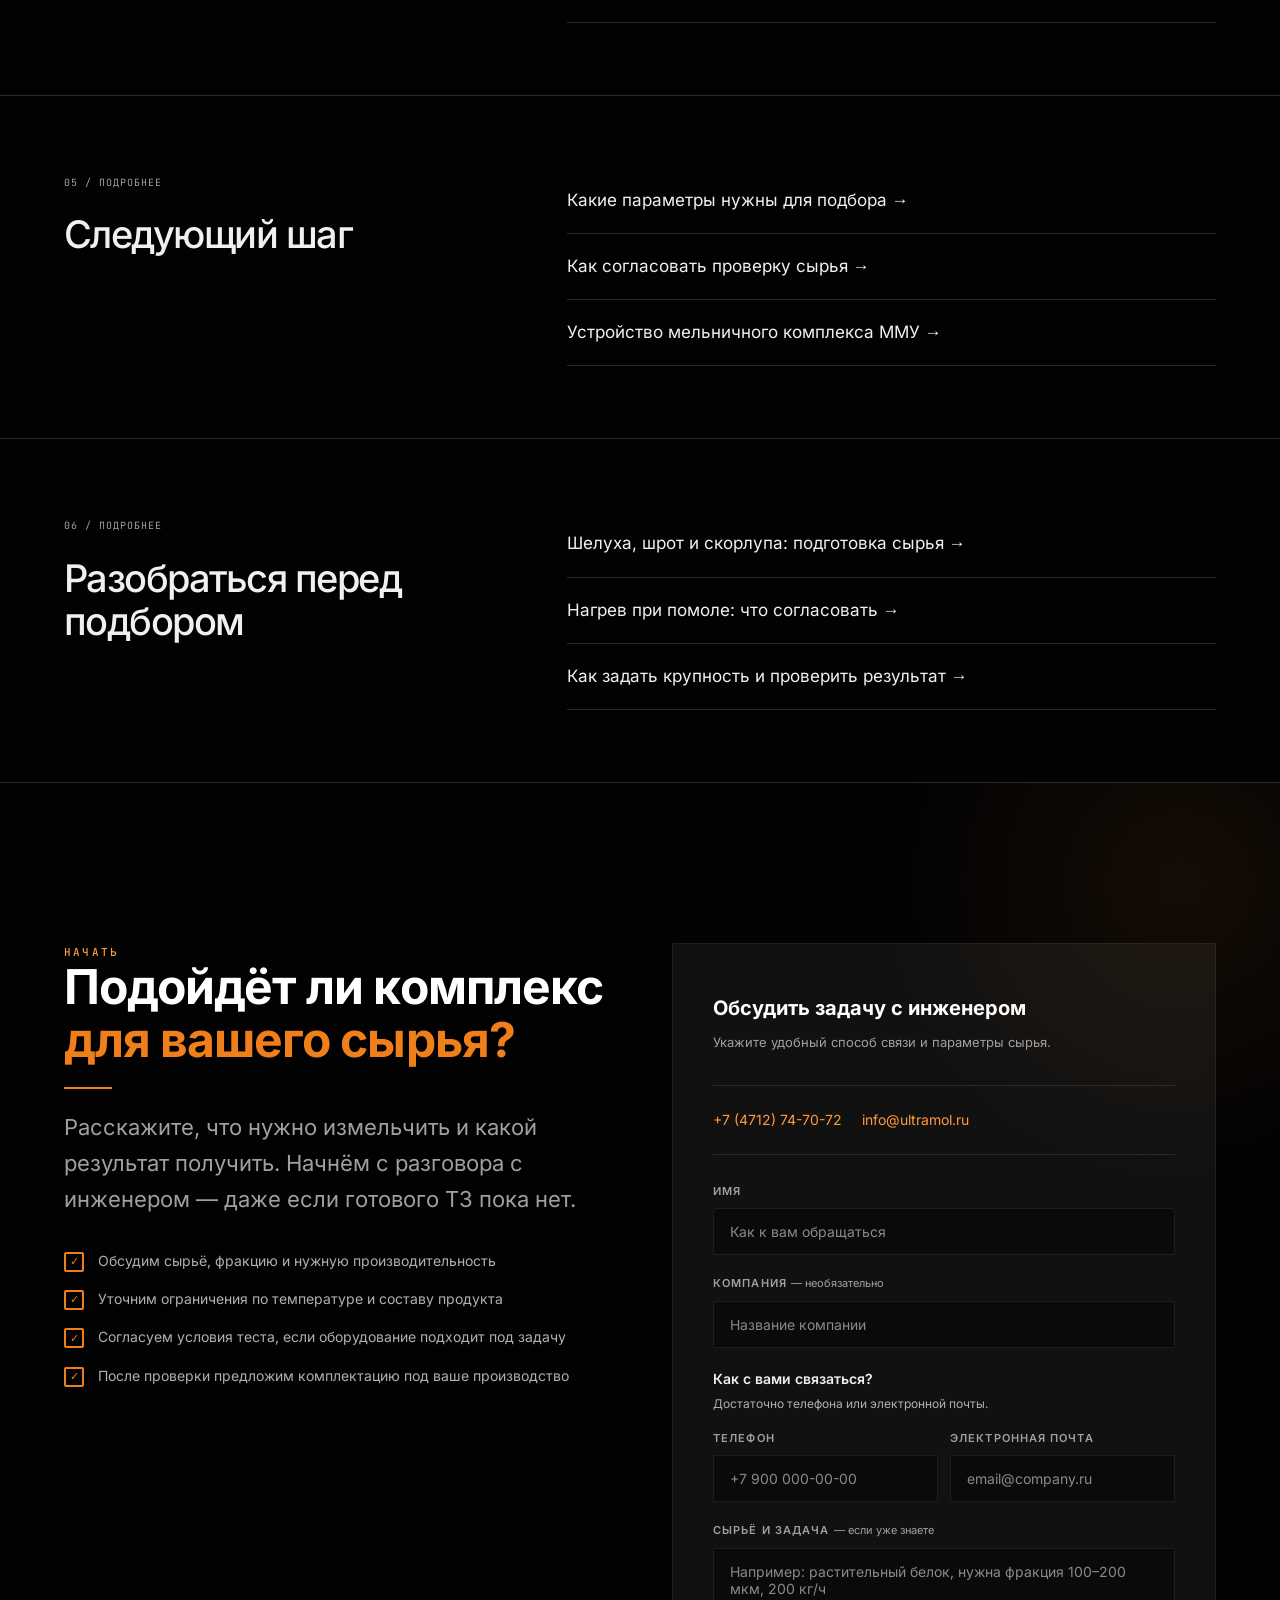
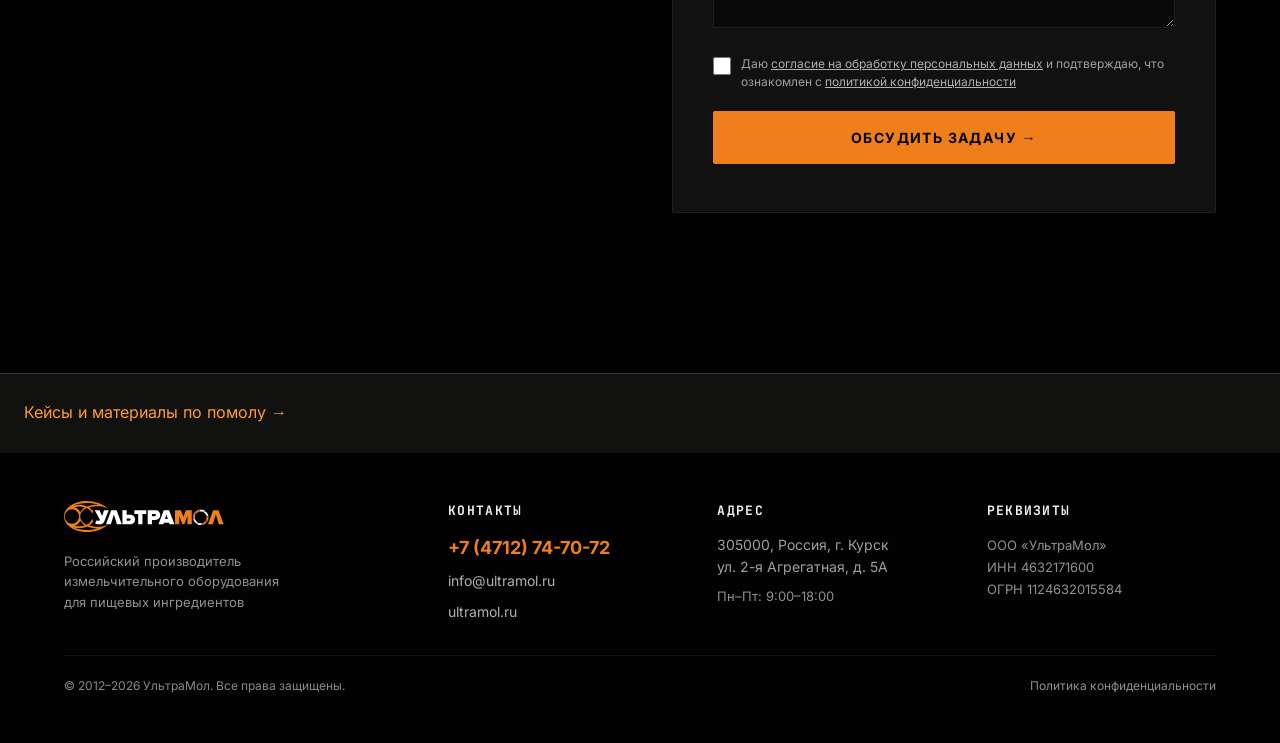
<file: primenenie/specii/index.html>
<!doctype html>
<html lang="ru"><head><meta charset="UTF-8"><meta name="viewport" content="width=device-width, initial-scale=1">
<title>Промышленные мельницы для специй и сухих трав | УльтраМол</title><meta name="description" content="Подбор оборудования под состав специй, требуемую крупность и выпуск. Уточним ограничения по нагреву и свойствам готового ингредиента."><link rel="canonical" href="https://pomol.ultramol.ru/primenenie/specii/">
<meta property="og:type" content="website"><meta property="og:locale" content="ru_RU"><meta property="og:url" content="https://pomol.ultramol.ru/primenenie/specii/"><meta property="og:title" content="Промышленные мельницы для специй и сухих трав | УльтраМол"><meta property="og:description" content="Подбор оборудования под состав специй, требуемую крупность и выпуск. Уточним ограничения по нагреву и свойствам готового ингредиента."><meta property="og:image" content="https://pomol.ultramol.ru/assets/images/material-spices.webp">
<link rel="icon" href="/favicon.ico"><link rel="stylesheet" href="/styles.css?v=20261110visual"><link rel="stylesheet" href="/seo.css?v=20261110d"><script src="/app.js?v=20261110b" defer></script>
<script type="application/ld+json">{"@context": "https://schema.org", "@graph": [{"@type": "Organization", "@id": "https://pomol.ultramol.ru/#org", "name": "УльтраМол", "legalName": "ООО «УльтраМол»", "url": "https://www.ultramol.ru/", "telephone": "+7 (4712) 74-70-72", "email": "info@ultramol.ru"}, {"@type": "WebPage", "@id": "https://pomol.ultramol.ru/primenenie/specii/#page", "url": "https://pomol.ultramol.ru/primenenie/specii/", "name": "Промышленные мельницы для специй и сухих трав | УльтраМол", "description": "Подбор оборудования под состав специй, требуемую крупность и выпуск. Уточним ограничения по нагреву и свойствам готового ингредиента.", "inLanguage": "ru", "publisher": {"@id": "https://pomol.ultramol.ru/#org"}}, {"@type": "BreadcrumbList", "itemListElement": [{"@type": "ListItem", "position": 1, "name": "Пищевые мельничные комплексы", "item": "https://pomol.ultramol.ru/"}, {"@type": "ListItem", "position": 2, "name": "Кейсы и материалы", "item": "https://pomol.ultramol.ru/materialy/"}, {"@type": "ListItem", "position": 3, "name": "Специи и травы", "item": "https://pomol.ultramol.ru/primenenie/specii/"}]}, {"@type": "FAQPage", "mainEntity": [{"@type": "Question", "name": "Подойдёт ли один режим для всех специй?", "acceptedAnswer": {"@type": "Answer", "text": "Единый режим заранее не обещаем. Состав, влажность, масличность и исходное состояние различаются, поэтому каждый продукт требует оценки."}}, {"@type": "Question", "name": "Как подобрать мельницу для сухих трав?", "acceptedAnswer": {"@type": "Answer", "text": "Укажите вид растения, какие части идут в помол, исходный размер, влажность и требования к готовому ингредиенту. Эти сведения нужны для оценки применимости оборудования."}}, {"@type": "Question", "name": "Можно ли исключить изменение аромата?", "acceptedAnswer": {"@type": "Answer", "text": "Такую гарантию нельзя дать без проверки. Заранее задайте критерии качества и допустимую температуру; результат оценивается по согласованному способу контроля."}}]}]}</script><link rel="stylesheet" href="/visual.css?v=20261110b"><script src="/visual.js?v=20261110a" defer></script><noscript><style>#contact-form{display:none}.reveal{opacity:1;transform:none}</style></noscript></head><body class="visual-page"><a class="skip-link" href="#main">Перейти к содержанию</a><div id="scroll-progress" class="scroll-progress" aria-hidden="true"></div><header>
      <nav class="nav" id="nav" aria-label="Основная навигация">
        <div class="container nav-inner">
          <a href="/" class="nav-logo" aria-label="УльтраМол — на главную"
            ><svg
              width="160"
              height="31"
              viewBox="0 0 160 31"
              fill="none"
              xmlns="http://www.w3.org/2000/svg"
            >
              <path
                d="M148.807 23.3L151.829 13.4558L154.852 23.3H159.658L154.495 9.29999H149.163L144 23.3H148.807Z"
                fill="#EF7F1A"
              />
              <path
                fill-rule="evenodd"
                clip-rule="evenodd"
                d="M139.256 21.7507C139.001 22.1562 138.63 22.703 138.187 23.215C137.914 23.5312 137.613 23.8344 137.294 24.0838C139.038 23.9874 140.746 23.3153 142.097 22.0392C142.273 21.5068 142.3 20.8758 142.257 20.266C142.226 19.8178 142.157 19.3815 142.082 19.0027C141.807 19.5704 141.433 20.0996 140.963 20.5698C140.455 21.0785 139.875 21.4707 139.256 21.7507Z"
                fill="#EF7F1A"
              />
              <path
                fill-rule="evenodd"
                clip-rule="evenodd"
                d="M142.308 14.4193C142.786 15.7456 142.78 17.2011 142.29 18.5099C142.398 18.9771 142.524 19.5979 142.569 20.2451C142.6 20.6976 142.597 21.1651 142.525 21.6017C143.843 20.1477 144.506 18.3234 144.5 16.4698C144.235 15.9886 143.787 15.5308 143.307 15.1342C142.971 14.8561 142.623 14.6241 142.308 14.4193Z"
                fill="#EF7F1A"
              />
              <path
                fill-rule="evenodd"
                clip-rule="evenodd"
                d="M142.094 13.8999C142.497 14.1443 143.016 14.488 143.506 14.8935C143.861 15.1874 144.195 15.4987 144.465 15.8488C144.321 14.0561 143.646 12.1999 142.179 10.9115C141.647 10.7511 141.014 10.7498 140.403 10.8162C139.991 10.8609 139.599 10.9418 139.243 11.0207C139.839 11.3082 140.399 11.7001 140.895 12.1963C141.404 12.7063 141.804 13.2843 142.094 13.8999Z"
                fill="#FEFEFE"
              />
              <path
                fill-rule="evenodd"
                clip-rule="evenodd"
                d="M138.75 10.8101C139.199 10.7021 139.77 10.571 140.37 10.5059C140.808 10.4583 141.281 10.4409 141.733 10.5003C140.367 9.19972 138.54 8.63601 136.777 8.59998C136.334 8.86044 135.916 9.26069 135.543 9.69137C135.239 10.0431 134.974 10.4135 134.754 10.7399C136.043 10.3011 137.461 10.3252 138.75 10.8101Z"
                fill="#FEFEFE"
              />
              <path
                fill-rule="evenodd"
                clip-rule="evenodd"
                d="M131.427 13.6886C131.721 13.1395 132.063 12.5921 132.527 12.1279C133.039 11.6158 133.624 11.2194 134.248 10.9389C134.503 10.5334 134.865 9.99936 135.308 9.48735C135.583 9.169 135.886 8.86398 136.207 8.61353C134.461 8.70487 132.761 9.36524 131.406 10.6379C131.222 11.1756 131.194 11.8169 131.237 12.4364C131.268 12.8802 131.353 13.3124 131.427 13.6886Z"
                fill="#EF7F1A"
              />
              <path
                fill-rule="evenodd"
                clip-rule="evenodd"
                d="M131.205 14.1825C131.097 13.7152 130.971 13.1043 130.926 12.4572C130.895 12.0176 130.9 11.5341 130.974 11.0863C129.652 12.5404 128.995 14.3883 129 16.2442C129.265 16.7243 129.709 17.1723 130.188 17.5681C130.524 17.8464 130.875 18.0938 131.189 18.2987C130.715 16.9783 130.739 15.5144 131.205 14.1825Z"
                fill="#EF7F1A"
              />
              <path
                fill-rule="evenodd"
                clip-rule="evenodd"
                d="M131.387 18.7914C130.986 18.5477 130.472 18.2089 129.988 17.8087C129.635 17.516 129.296 17.1894 129.026 16.841C129.168 18.6368 129.895 20.3919 131.277 21.7754C131.816 21.9478 132.465 21.9541 133.092 21.8861C133.503 21.8414 133.908 21.7633 134.264 21.6843C133.662 21.3962 133.096 21.0018 132.595 20.5016C132.085 19.9914 131.677 19.405 131.387 18.7914Z"
                fill="#FEFEFE"
              />
              <path
                fill-rule="evenodd"
                clip-rule="evenodd"
                d="M134.745 21.8887C134.294 22 133.732 22.1304 133.125 22.1964C132.678 22.2449 132.207 22.2648 131.774 22.2107C133.206 23.4361 134.96 24.0679 136.722 24.1C137.162 23.8393 137.582 23.4385 137.952 23.0109C138.258 22.6566 138.53 22.2839 138.751 21.9556C137.46 22.3986 136.038 22.3737 134.745 21.8887Z"
                fill="#FEFEFE"
              />
              <path
                d="M127.75 23.27H123.478V14.8531L120.327 23.27H118.423L115.272 14.8531V23.27H111V9.27002H116.901L119.375 15.9866L121.849 9.27002H127.75V23.27Z"
                fill="#EF7F1A"
              />
              <path
                d="M110.4 23.35H105.519L105.008 21.707H99.8923L99.3809 23.35H94.5L99.7432 9.29999H105.157L110.4 23.35ZM103.857 17.9996L102.45 13.4707L101.043 17.9996H103.857Z"
                fill="#FEFEFE"
              />
              <path
                fill-rule="evenodd"
                clip-rule="evenodd"
                d="M87.9573 23.3H83.7V9.29999H91.2032C92.7909 9.29999 94.031 9.75824 94.9232 10.6747C95.8154 11.5912 96.2615 12.7352 96.2615 14.1066C96.2615 15.4639 95.8154 16.6008 94.9232 17.5173C94.031 18.434 92.7909 18.8921 91.2032 18.8921H87.9573V23.3ZM91.5825 14.9147C91.3437 15.1036 91.0346 15.1979 90.6553 15.1979H87.9573V12.9941H90.6553C91.0346 12.9941 91.3437 13.0885 91.5825 13.2774C91.8214 13.4664 91.9409 13.7427 91.9409 14.1066C91.9409 14.4564 91.8214 14.7258 91.5825 14.9147Z"
                fill="#FEFEFE"
              />
              <path
                d="M74.1861 23.32H78.4589V12.9773H82.2239V9.27002H70.3999V12.9773H74.1861V23.32Z"
                fill="#FEFEFE"
              />
              <path
                fill-rule="evenodd"
                clip-rule="evenodd"
                d="M58.3999 9.29999H62.6873V13.7234H65.956C67.5549 13.7234 68.8036 14.1834 69.702 15.1032C70.6006 16.0231 71.0499 17.164 71.0499 18.5262C71.0499 19.9024 70.6006 21.0505 69.702 21.9702C68.8036 22.89 67.5549 23.35 65.956 23.35H58.3999V9.29999ZM62.6873 17.4308H65.4041C65.7862 17.4308 66.0974 17.5256 66.338 17.7152C66.5784 17.9047 66.6989 18.1751 66.6989 18.5262C66.6989 18.8912 66.5784 19.1686 66.338 19.3582C66.0974 19.5478 65.7862 19.6426 65.4041 19.6426H62.6873V17.4308Z"
                fill="#FEFEFE"
              />
              <path
                d="M42 23.35H46.8438L49.8896 13.4707L52.9354 23.35H57.7792L52.5759 9.29999H47.2033L42 23.35Z"
                fill="#FEFEFE"
              />
              <path
                d="M31.0633 22.2251C32.0502 22.9785 33.3764 23.3 35.0118 23.3C37.4369 23.3 39.5201 22.5778 40.3562 20.4547C41.1924 18.3317 44.75 9.29999 44.75 9.29999H39.9703L38.131 14.9714L35.5297 9.29999H30.75L36.0333 19.1153C35.7371 19.5617 35.2648 19.7849 34.6164 19.7849C34.0241 19.7849 33.4179 19.5757 32.7974 19.1572L31.0633 22.2251Z"
                fill="#FEFEFE"
              />
              <path
                fill-rule="evenodd"
                clip-rule="evenodd"
                d="M29.2946 20.4941C28.258 21.9561 26.4649 23.4946 24.8475 24.4958C30.3872 26.3884 39.7203 26.5589 43.7542 23.4556C39.293 28.4816 29.967 31 22.8723 31C10.2403 31 0 24.0605 0 15.4999C0 6.93946 10.2403 0 22.8723 0C29.9297 0 39.8823 2.97362 43.7108 7.4585C38.8564 4.15773 30.0528 4.94824 24.8565 6.41444C26.5351 7.44969 28.1815 8.8468 29.2111 10.3632C28.8746 10.9115 28.3843 11.9703 28.2024 12.8909C27.3608 10.4682 25.2514 8.07697 22.8662 7.1165C18.7622 8.85069 16.2539 11.8929 16.2539 15.412C16.2539 18.9312 18.7737 22.0558 22.878 23.79C25.137 22.8324 27.2592 20.0664 28.2203 17.7412C28.3648 18.4413 28.7956 19.6761 29.2946 20.4941ZM7.92208 8.35177C11.8945 8.35177 15.1145 11.6194 15.1145 15.5919C15.1145 19.5643 11.8945 22.7843 7.92208 22.7843C3.94972 22.7843 0.729416 19.5643 0.729416 15.5919C0.729416 11.6194 3.94972 8.35177 7.92208 8.35177ZM10.326 24.8193C13.7584 25.6553 17.4709 25.4653 20.8647 24.4861C18.8785 23.2536 17.3069 21.6482 16.3334 19.8107C15.1465 22.2219 12.9693 24.4851 10.326 24.8193ZM10.2829 6.16158C13.9503 5.14827 17.2025 5.35849 20.8766 6.41915C18.8249 7.66873 17.2292 9.34293 16.26 11.243C14.9572 8.75321 13.2667 6.7136 10.2829 6.16158ZM34.6624 27.1825C31.2256 28.3928 27.1747 28.9142 22.8723 28.9142C17.3624 28.9142 12.3559 27.8068 8.40725 25.9036C10.4458 26.6699 12.7771 27.1005 15.2042 27.1005C17.9977 27.1005 20.6163 26.5303 22.8698 25.5343C26.1356 26.778 31.5781 27.8359 34.6624 27.1825ZM34.6856 3.77018C31.247 2.54316 27.134 2.08598 22.8723 2.08598C17.8282 2.08598 12.9561 3.13039 9.17436 4.75231C11.0246 4.14738 13.0629 3.81211 15.2042 3.81211C17.9964 3.81211 20.612 4.42642 22.865 5.42161C27.5949 3.60702 32.4368 3.47601 34.6856 3.77018Z"
                fill="#EF7F1A"
              /></svg
          ></a>
          <ul class="nav-links" id="nav-links"><li><a href="/materialy/">Кейсы и материалы</a></li><li><a href="/podbor/">Подбор</a></li><li><a href="/ispytaniya/">Испытания</a></li><li><a href="/#about">Производитель</a></li></ul>
          <div class="nav-right">
            <a href="tel:+74712747072" class="nav-phone">+7 (4712) 74-70-72</a>
            <a href="#form" class="nav-cta" id="nav-cta">Оставить заявку</a>
            <button class="burger" aria-label="Меню" aria-expanded="false">
              <span></span>
              <span></span>
              <span></span>
            </button>
          </div>
        </div>
      </nav>
    </header><main id="main" tabindex="-1"><section class="seo-hero" id="hero"><div class="container"><nav class="seo-breadcrumb" aria-label="Хлебные крошки"><a href="/">Пищевые комплексы</a><span aria-hidden="true"> / </span><a href="/materialy/">Кейсы и материалы</a><span aria-hidden="true"> / </span><span>Специи и травы</span></nav><div class="visual-hero-grid"><div class="visual-hero-copy"><p class="label">УльтраМол · Подбор оборудования</p><h1>Помол специй и сухих трав для производства</h1><p class="seo-lead">Перец, корица, куркума, паприка и сухие травы требуют разных условий помола. Начинаем с конкретного материала и требований к ингредиенту: крупности, выпуска, температуры, цвета и аромата.</p><a class="btn-primary" href="#form">Обсудить задачу →</a><p class="visual-hero-meta">Аромат · цвет · рецептура</p></div><figure class="visual-hero-image"><img src="/assets/images/material-spices.webp" srcset="/assets/images/material-spices-640.webp 640w, /assets/images/material-spices.webp 1280w" sizes="(max-width: 800px) 100vw, 50vw" width="1280" height="853" alt="Цельные специи и порошки пряностей" fetchpriority="high" loading="eager" decoding="async"><figcaption><span>Специи → ингредиенты</span><small>Иллюстрация сырья</small></figcaption></figure></div></div></section><nav class="visual-jumps container" aria-label="На этой странице"><span>На этой странице</span><a href="#chapter-1">О задаче ↓</a><a href="#chapter-2">Что учесть ↓</a><a href="#form">Обсудить сырьё ↗</a></nav><section class="visual-process"><div class="container"><div class="visual-process-heading"><p class="label">Логика подбора</p><h2>Важен результат.<br>Вся линия — под него.</h2><p>Три шага от описания сырья до согласованной комплектации.</p></div><div class="process-steps"><a href="/podbor/"><span class="step-number">01</span><h3>Описать задачу</h3><p>Сырьё, нужный продукт и выпуск. Требования к вашей площадке.</p><span class="step-link">Параметры для подбора ↗</span></a><a href="/ispytaniya/"><span class="step-number">02</span><h3>Согласовать проверку</h3><p>Применимость оборудования, критерии и условия испытания.</p><span class="step-link">Как подготовить образец ↗</span></a><a href="#form"><span class="step-number">03</span><h3>Обсудить комплекс</h3><p>Состав линии и режим под согласованные требования.</p><span class="step-link">Перейти к обсуждению ↗</span></a></div></div></section><section class="seo-section" id="chapter-1"><div class="container visual-reading"><div class="visual-section-title"><span class="visual-overline">01 / Подробнее</span><h2>Отдельное сырьё или смесь</h2></div><div class="seo-reading visual-section-body"><p>Укажите, что требуется измельчать: один вид специи, смесь или несколько продуктов по очереди. Важно исходное состояние — целое сырьё, предварительно дроблёное или уже порошок. Для смеси нужен состав: название «специи» не описывает свойства каждого компонента.</p></div></div></section><section class="seo-section" id="chapter-2"><div class="container visual-reading"><div class="visual-section-title"><span class="visual-overline">02 / Подробнее</span><h2>Критерии готового ингредиента</h2></div><div class="seo-reading visual-section-body"><ul><li>Нужная крупность и однородность порошка.</li><li>Выпуск в кг/ч и длительность рабочего цикла.</li><li>Допустимая температура продукта.</li><li>Ограничения по аромату, цвету и другим значимым свойствам.</li><li>Влажность, масличность и волокнистость сырья.</li><li>Порядок очистки и смены продукта на линии.</li></ul></div></div></section><section class="seo-section" id="chapter-3"><div class="container visual-reading"><div class="visual-section-title"><span class="visual-overline">03 / Подробнее</span><h2>Как проверяется подходящий режим</h2></div><div class="seo-reading visual-section-body"><p>По исходным данным инженер оценивает применимость комплекса и условия проверки. Наличие охлаждения само по себе не доказывает сохранение аромата или отсутствие нагрева: результат оценивают на конкретном сырье по согласованным критериям.</p><p>Перечень специй описывает направления подбора, а не набор испытаний с одинаковыми параметрами. Для каждой задачи крупность и производительность уточняются отдельно.</p></div></div></section><aside class="visual-equipment container"><figure><img src="/assets/images/food-line-overview-graded.webp" width="1280" height="853" alt="Линия УльтраМол в проекте по помолу пищевого альбумина" loading="lazy" decoding="async"><figcaption>Пищевой комплекс в проекте по помолу альбумина</figcaption></figure><div><p class="label">Из практики УльтраМол</p><h2>За цифрами —<br>реальное сырьё.</h2><p>В проекте по альбумину сравнивали режимы помола и свойства продукта. Для другого сырья результат проверяют отдельно.</p><a class="visual-text-link" href="https://www.ultramol.ru/novosti/sobytiya/pomol-pishchevogo-albumina/">Посмотреть реальный кейс ↗</a></div></aside><section class="seo-section" id="chapter-4"><div class="container visual-reading"><div class="visual-section-title"><span class="visual-overline">04 / Подробнее</span><h2>Вопросы перед выбором</h2></div><div class="seo-reading visual-section-body"><details><summary>Подойдёт ли один режим для всех специй?</summary><p>Единый режим заранее не обещаем. Состав, влажность, масличность и исходное состояние различаются, поэтому каждый продукт требует оценки.</p></details><details><summary>Как подобрать мельницу для сухих трав?</summary><p>Укажите вид растения, какие части идут в помол, исходный размер, влажность и требования к готовому ингредиенту. Эти сведения нужны для оценки применимости оборудования.</p></details><details><summary>Можно ли исключить изменение аромата?</summary><p>Такую гарантию нельзя дать без проверки. Заранее задайте критерии качества и допустимую температуру; результат оценивается по согласованному способу контроля.</p></details></div></div></section><section class="seo-section visual-links" id="chapter-5"><div class="container visual-reading"><div class="visual-section-title"><span class="visual-overline">05 / Подробнее</span><h2>Следующий шаг</h2></div><div class="seo-reading visual-section-body"><p><a href="/podbor/">Какие параметры нужны для подбора →</a></p><p><a href="/ispytaniya/">Как согласовать проверку сырья →</a></p><p><a href="https://www.ultramol.ru/produktsiya/izmelchitelnoe-oborudovanie/molotkovaya-rotorno-vikhrevaya-melnitsa-serii-mmu-/">Устройство мельничного комплекса ММУ →</a></p></div></div></section><!-- seo-stage2-related --><section class="seo-section visual-links" id="chapter-6"><div class="container visual-reading"><div class="visual-section-title"><span class="visual-overline">06 / Подробнее</span><h2>Разобраться перед подбором</h2></div><div class="seo-reading visual-section-body"><p><a href="/primenenie/rastitelnoe-syre/">Шелуха, шрот и скорлупа: подготовка сырья →</a></p><p><a href="/baza-znaniy/pomol-i-nagrev/">Нагрев при помоле: что согласовать →</a></p><p><a href="/baza-znaniy/krupnost-pomola/">Как задать крупность и проверить результат →</a></p></div></div></section><!-- /seo-stage2-related --><section class="cta-section" id="form">
        <div class="container">
          <div class="cta-inner">
            <div class="cta-text reveal">
              <div class="label">Начать</div>
              <h2 class="heading">
                Подойдёт ли комплекс<br />
                <em class="em-orange">для вашего сырья?</em>
              </h2>
              <div class="section-divider"></div>
              <p class="subheading">
                Расскажите, что нужно измельчить и какой результат получить.
                Начнём с разговора с инженером — даже если готового ТЗ пока нет.
              </p>

              <div class="cta-benefits">
                <div class="cta-benefit">
                  <span class="check-icon">✓</span>
                  <span>Обсудим сырьё, фракцию и нужную производительность</span>
                </div>
                <div class="cta-benefit">
                  <span class="check-icon">✓</span>
                  <span>Уточним ограничения по температуре и составу продукта</span>
                </div>
                <div class="cta-benefit">
                  <span class="check-icon">✓</span>
                  <span>Согласуем условия теста, если оборудование подходит под задачу</span>
                </div>
                <div class="cta-benefit">
                  <span class="check-icon">✓</span>
                  <span
                    >После проверки предложим комплектацию под ваше производство</span
                  >
                </div>
              </div>
            </div>

            <div class="form-card reveal reveal-d1">
              <h3>Обсудить задачу с инженером</h3>
              <p class="form-sub">Укажите удобный способ связи и параметры сырья.</p>
              <div class="form-direct-contact" aria-label="Связаться напрямую"><a href="tel:+74712747072">+7 (4712) 74-70-72</a><a href="mailto:info@ultramol.ru">info@ultramol.ru</a></div><noscript><p class="form-no-js">Для отправки формы нужен JavaScript. Вы можете позвонить или написать нам по контактам выше.</p></noscript><form id="contact-form">
                <div class="form-group">
                  <label for="name">Имя</label>
                  <input
                    type="text"
                    id="name"
                    name="name"
                    placeholder="Как к вам обращаться"
                    required
                    aria-required="true"
                    autocomplete="name"
                  />
                </div>
                <div class="form-group">
                  <label for="company">Компания <span class="field-optional">— необязательно</span></label>
                  <input
                    type="text"
                    id="company"
                    name="company"
                    placeholder="Название компании"
                    autocomplete="organization"
                  />
                </div>
                <fieldset class="form-contacts" aria-describedby="contact-hint">
                  <legend>Как с вами связаться?</legend>
                  <p class="contact-hint" id="contact-hint">Достаточно телефона или электронной почты.</p>
                  <div class="form-contact-grid">
                <div class="form-group">
                  <label for="phone">Телефон</label>
                  <input
                    type="tel"
                    id="phone"
                    name="phone"
                    placeholder="+7 900 000-00-00"
                    inputmode="tel"
                    autocomplete="tel"
                    aria-describedby="contact-hint"
                    maxlength="30"
                  />
                </div>
                <div class="form-group">
                  <label for="email">Электронная почта</label>
                  <input
                    type="email"
                    id="email"
                    name="email"
                    placeholder="email@company.ru"
                    autocomplete="email"
                    aria-describedby="contact-hint"
                  />
                </div>
                  </div>
                </fieldset>
                <div class="form-group">
                  <label for="material">Сырьё и задача <span class="field-optional">— если уже знаете</span></label>
                  <textarea
                    id="material"
                    name="material"
                    placeholder="Например: растительный белок, нужна фракция 100–200 мкм, 200 кг/ч"
                  ></textarea>
                </div>
                <label class="form-consent">
                  <input
                    type="checkbox"
                    id="consent"
                    name="consent"
                    required
                    aria-required="true"
                  />
                  <span class="form-consent-text">
                    Даю
                    <a href="/consent.html" target="_blank" rel="noopener">согласие на обработку персональных данных</a>
                    и подтверждаю, что ознакомлен с
                    <a href="/privacy.html" target="_blank" rel="noopener">политикой конфиденциальности</a>
                  </span>
                </label>
                <button type="submit" class="form-submit">
                  Обсудить задачу →
                </button>
              </form>
            </div>
          </div>
        </div>
      </section></main><nav class="library-footer-link" aria-label="Материалы по помолу"><a href="/materialy/">Кейсы и материалы по помолу →</a></nav><footer class="footer">
      <div class="container">
        <div class="footer-grid">
          <div class="footer-col">
            <div class="footer-logo">
              <svg
                width="160"
                height="31"
                viewBox="0 0 160 31"
                fill="none"
                xmlns="http://www.w3.org/2000/svg"
              >
                <path
                  d="M148.807 23.3L151.829 13.4558L154.852 23.3H159.658L154.495 9.29999H149.163L144 23.3H148.807Z"
                  fill="#EF7F1A"
                />
                <path
                  fill-rule="evenodd"
                  clip-rule="evenodd"
                  d="M139.256 21.7507C139.001 22.1562 138.63 22.703 138.187 23.215C137.914 23.5312 137.613 23.8344 137.294 24.0838C139.038 23.9874 140.746 23.3153 142.097 22.0392C142.273 21.5068 142.3 20.8758 142.257 20.266C142.226 19.8178 142.157 19.3815 142.082 19.0027C141.807 19.5704 141.433 20.0996 140.963 20.5698C140.455 21.0785 139.875 21.4707 139.256 21.7507Z"
                  fill="#EF7F1A"
                />
                <path
                  fill-rule="evenodd"
                  clip-rule="evenodd"
                  d="M142.308 14.4193C142.786 15.7456 142.78 17.2011 142.29 18.5099C142.398 18.9771 142.524 19.5979 142.569 20.2451C142.6 20.6976 142.597 21.1651 142.525 21.6017C143.843 20.1477 144.506 18.3234 144.5 16.4698C144.235 15.9886 143.787 15.5308 143.307 15.1342C142.971 14.8561 142.623 14.6241 142.308 14.4193Z"
                  fill="#EF7F1A"
                />
                <path
                  fill-rule="evenodd"
                  clip-rule="evenodd"
                  d="M142.094 13.8999C142.497 14.1443 143.016 14.488 143.506 14.8935C143.861 15.1874 144.195 15.4987 144.465 15.8488C144.321 14.0561 143.646 12.1999 142.179 10.9115C141.647 10.7511 141.014 10.7498 140.403 10.8162C139.991 10.8609 139.599 10.9418 139.243 11.0207C139.839 11.3082 140.399 11.7001 140.895 12.1963C141.404 12.7063 141.804 13.2843 142.094 13.8999Z"
                  fill="#FEFEFE"
                />
                <path
                  fill-rule="evenodd"
                  clip-rule="evenodd"
                  d="M138.75 10.8101C139.199 10.7021 139.77 10.571 140.37 10.5059C140.808 10.4583 141.281 10.4409 141.733 10.5003C140.367 9.19972 138.54 8.63601 136.777 8.59998C136.334 8.86044 135.916 9.26069 135.543 9.69137C135.239 10.0431 134.974 10.4135 134.754 10.7399C136.043 10.3011 137.461 10.3252 138.75 10.8101Z"
                  fill="#FEFEFE"
                />
                <path
                  fill-rule="evenodd"
                  clip-rule="evenodd"
                  d="M131.427 13.6886C131.721 13.1395 132.063 12.5921 132.527 12.1279C133.039 11.6158 133.624 11.2194 134.248 10.9389C134.503 10.5334 134.865 9.99936 135.308 9.48735C135.583 9.169 135.886 8.86398 136.207 8.61353C134.461 8.70487 132.761 9.36524 131.406 10.6379C131.222 11.1756 131.194 11.8169 131.237 12.4364C131.268 12.8802 131.353 13.3124 131.427 13.6886Z"
                  fill="#EF7F1A"
                />
                <path
                  fill-rule="evenodd"
                  clip-rule="evenodd"
                  d="M131.205 14.1825C131.097 13.7152 130.971 13.1043 130.926 12.4572C130.895 12.0176 130.9 11.5341 130.974 11.0863C129.652 12.5404 128.995 14.3883 129 16.2442C129.265 16.7243 129.709 17.1723 130.188 17.5681C130.524 17.8464 130.875 18.0938 131.189 18.2987C130.715 16.9783 130.739 15.5144 131.205 14.1825Z"
                  fill="#EF7F1A"
                />
                <path
                  fill-rule="evenodd"
                  clip-rule="evenodd"
                  d="M131.387 18.7914C130.986 18.5477 130.472 18.2089 129.988 17.8087C129.635 17.516 129.296 17.1894 129.026 16.841C129.168 18.6368 129.895 20.3919 131.277 21.7754C131.816 21.9478 132.465 21.9541 133.092 21.8861C133.503 21.8414 133.908 21.7633 134.264 21.6843C133.662 21.3962 133.096 21.0018 132.595 20.5016C132.085 19.9914 131.677 19.405 131.387 18.7914Z"
                  fill="#FEFEFE"
                />
                <path
                  fill-rule="evenodd"
                  clip-rule="evenodd"
                  d="M134.745 21.8887C134.294 22 133.732 22.1304 133.125 22.1964C132.678 22.2449 132.207 22.2648 131.774 22.2107C133.206 23.4361 134.96 24.0679 136.722 24.1C137.162 23.8393 137.582 23.4385 137.952 23.0109C138.258 22.6566 138.53 22.2839 138.751 21.9556C137.46 22.3986 136.038 22.3737 134.745 21.8887Z"
                  fill="#FEFEFE"
                />
                <path
                  d="M127.75 23.27H123.478V14.8531L120.327 23.27H118.423L115.272 14.8531V23.27H111V9.27002H116.901L119.375 15.9866L121.849 9.27002H127.75V23.27Z"
                  fill="#EF7F1A"
                />
                <path
                  d="M110.4 23.35H105.519L105.008 21.707H99.8923L99.3809 23.35H94.5L99.7432 9.29999H105.157L110.4 23.35ZM103.857 17.9996L102.45 13.4707L101.043 17.9996H103.857Z"
                  fill="#FEFEFE"
                />
                <path
                  fill-rule="evenodd"
                  clip-rule="evenodd"
                  d="M87.9573 23.3H83.7V9.29999H91.2032C92.7909 9.29999 94.031 9.75824 94.9232 10.6747C95.8154 11.5912 96.2615 12.7352 96.2615 14.1066C96.2615 15.4639 95.8154 16.6008 94.9232 17.5173C94.031 18.434 92.7909 18.8921 91.2032 18.8921H87.9573V23.3ZM91.5825 14.9147C91.3437 15.1036 91.0346 15.1979 90.6553 15.1979H87.9573V12.9941H90.6553C91.0346 12.9941 91.3437 13.0885 91.5825 13.2774C91.8214 13.4664 91.9409 13.7427 91.9409 14.1066C91.9409 14.4564 91.8214 14.7258 91.5825 14.9147Z"
                  fill="#FEFEFE"
                />
                <path
                  d="M74.1861 23.32H78.4589V12.9773H82.2239V9.27002H70.3999V12.9773H74.1861V23.32Z"
                  fill="#FEFEFE"
                />
                <path
                  fill-rule="evenodd"
                  clip-rule="evenodd"
                  d="M58.3999 9.29999H62.6873V13.7234H65.956C67.5549 13.7234 68.8036 14.1834 69.702 15.1032C70.6006 16.0231 71.0499 17.164 71.0499 18.5262C71.0499 19.9024 70.6006 21.0505 69.702 21.9702C68.8036 22.89 67.5549 23.35 65.956 23.35H58.3999V9.29999ZM62.6873 17.4308H65.4041C65.7862 17.4308 66.0974 17.5256 66.338 17.7152C66.5784 17.9047 66.6989 18.1751 66.6989 18.5262C66.6989 18.8912 66.5784 19.1686 66.338 19.3582C66.0974 19.5478 65.7862 19.6426 65.4041 19.6426H62.6873V17.4308Z"
                  fill="#FEFEFE"
                />
                <path
                  d="M42 23.35H46.8438L49.8896 13.4707L52.9354 23.35H57.7792L52.5759 9.29999H47.2033L42 23.35Z"
                  fill="#FEFEFE"
                />
                <path
                  d="M31.0633 22.2251C32.0502 22.9785 33.3764 23.3 35.0118 23.3C37.4369 23.3 39.5201 22.5778 40.3562 20.4547C41.1924 18.3317 44.75 9.29999 44.75 9.29999H39.9703L38.131 14.9714L35.5297 9.29999H30.75L36.0333 19.1153C35.7371 19.5617 35.2648 19.7849 34.6164 19.7849C34.0241 19.7849 33.4179 19.5757 32.7974 19.1572L31.0633 22.2251Z"
                  fill="#FEFEFE"
                />
                <path
                  fill-rule="evenodd"
                  clip-rule="evenodd"
                  d="M29.2946 20.4941C28.258 21.9561 26.4649 23.4946 24.8475 24.4958C30.3872 26.3884 39.7203 26.5589 43.7542 23.4556C39.293 28.4816 29.967 31 22.8723 31C10.2403 31 0 24.0605 0 15.4999C0 6.93946 10.2403 0 22.8723 0C29.9297 0 39.8823 2.97362 43.7108 7.4585C38.8564 4.15773 30.0528 4.94824 24.8565 6.41444C26.5351 7.44969 28.1815 8.8468 29.2111 10.3632C28.8746 10.9115 28.3843 11.9703 28.2024 12.8909C27.3608 10.4682 25.2514 8.07697 22.8662 7.1165C18.7622 8.85069 16.2539 11.8929 16.2539 15.412C16.2539 18.9312 18.7737 22.0558 22.878 23.79C25.137 22.8324 27.2592 20.0664 28.2203 17.7412C28.3648 18.4413 28.7956 19.6761 29.2946 20.4941ZM7.92208 8.35177C11.8945 8.35177 15.1145 11.6194 15.1145 15.5919C15.1145 19.5643 11.8945 22.7843 7.92208 22.7843C3.94972 22.7843 0.729416 19.5643 0.729416 15.5919C0.729416 11.6194 3.94972 8.35177 7.92208 8.35177ZM10.326 24.8193C13.7584 25.6553 17.4709 25.4653 20.8647 24.4861C18.8785 23.2536 17.3069 21.6482 16.3334 19.8107C15.1465 22.2219 12.9693 24.4851 10.326 24.8193ZM10.2829 6.16158C13.9503 5.14827 17.2025 5.35849 20.8766 6.41915C18.8249 7.66873 17.2292 9.34293 16.26 11.243C14.9572 8.75321 13.2667 6.7136 10.2829 6.16158ZM34.6624 27.1825C31.2256 28.3928 27.1747 28.9142 22.8723 28.9142C17.3624 28.9142 12.3559 27.8068 8.40725 25.9036C10.4458 26.6699 12.7771 27.1005 15.2042 27.1005C17.9977 27.1005 20.6163 26.5303 22.8698 25.5343C26.1356 26.778 31.5781 27.8359 34.6624 27.1825ZM34.6856 3.77018C31.247 2.54316 27.134 2.08598 22.8723 2.08598C17.8282 2.08598 12.9561 3.13039 9.17436 4.75231C11.0246 4.14738 13.0629 3.81211 15.2042 3.81211C17.9964 3.81211 20.612 4.42642 22.865 5.42161C27.5949 3.60702 32.4368 3.47601 34.6856 3.77018Z"
                  fill="#EF7F1A"
                />
              </svg>
            </div>
            <p
              style="
                color: var(--gray-500);
                font-size: 13px;
                margin-top: 12px;
                line-height: 1.6;
              "
            >
              Российский производитель<br />измельчительного оборудования<br />для
              пищевых ингредиентов
            </p>
          </div>
          <div class="footer-col">
            <div
              style="
                font-weight: 600;
                color: var(--white);
                font-size: 13px;
                margin-bottom: 12px;
                text-transform: uppercase;
                letter-spacing: 0.1em;
                font-family: var(--mono);
              "
            >
              Контакты
            </div>
            <div
              style="
                display: flex;
                flex-direction: column;
                gap: 8px;
                font-size: 14px;
              "
            >
              <a
                href="tel:+74712747072"
                style="
                  color: var(--orange);
                  font-size: 18px;
                  font-weight: 700;
                  text-decoration: none;
                "
                >+7 (4712) 74-70-72</a
              >
              <a
                href="mailto:info@ultramol.ru"
                style="color: var(--gray-300); text-decoration: none"
                >info@ultramol.ru</a
              >
              <a
                href="https://www.ultramol.ru"
                target="_blank"
                rel="noopener noreferrer"
                style="color: var(--gray-300); text-decoration: none"
                >ultramol.ru</a
              >
            </div>
          </div>
          <div class="footer-col">
            <div
              style="
                font-weight: 600;
                color: var(--white);
                font-size: 13px;
                margin-bottom: 12px;
                text-transform: uppercase;
                letter-spacing: 0.1em;
                font-family: var(--mono);
              "
            >
              Адрес
            </div>
            <p
              style="color: var(--gray-400); font-size: 14px; line-height: 1.6"
            >
              305000, Россия, г. Курск<br />ул. 2-я Агрегатная, д. 5А
            </p>
            <p style="color: var(--gray-500); font-size: 13px; margin-top: 8px">
              Пн–Пт: 9:00–18:00
            </p>
          </div>
          <div class="footer-col">
            <div
              style="
                font-weight: 600;
                color: var(--white);
                font-size: 13px;
                margin-bottom: 12px;
                text-transform: uppercase;
                letter-spacing: 0.1em;
                font-family: var(--mono);
              "
            >
              Реквизиты
            </div>
            <p
              style="color: var(--gray-500); font-size: 13px; line-height: 1.7"
            >
              ООО «УльтраМол»<br />ИНН 4632171600<br />ОГРН 1124632015584
            </p>
          </div>
        </div>
        <div
          style="
            border-top: 1px solid rgba(255, 255, 255, 0.06);
            margin-top: 32px;
            padding-top: 20px;
            display: flex;
            justify-content: space-between;
            align-items: center;
            font-size: 12px;
            color: var(--gray-600);
          "
        >
          <span>&copy; 2012–2026 УльтраМол. Все права защищены.</span>
          <a href="/privacy.html" target="_blank" rel="noopener"
            style="color: var(--gray-500); text-decoration: none"
            >Политика конфиденциальности</a>
        </div>
      </div>
    </footer>

    <!-- ═══════════ COOKIE NOTICE (152-ФЗ информирование, Яндекс.Метрика) ═══════════ -->
    <div
      id="cookie-banner"
      class="cookie-banner"
      role="region"
      aria-label="Уведомление об использовании файлов cookie"
      hidden
    >
      <div class="cookie-banner-inner">
        <p class="cookie-banner-text">
          Мы используем cookies и веб-аналитику (Яндекс.Метрика) для улучшения
          сайта. Продолжая пользоваться сайтом, вы соглашаетесь с этим. Подробнее — в
          <a href="/privacy.html" target="_blank" rel="noopener">политике конфиденциальности</a>.
        </p>
        <div class="cookie-banner-actions">
          <button type="button" class="cookie-btn cookie-btn-accept" id="cookie-accept">Понятно</button>
        </div>
      </div>
    </div>

  </body></html>
</file>
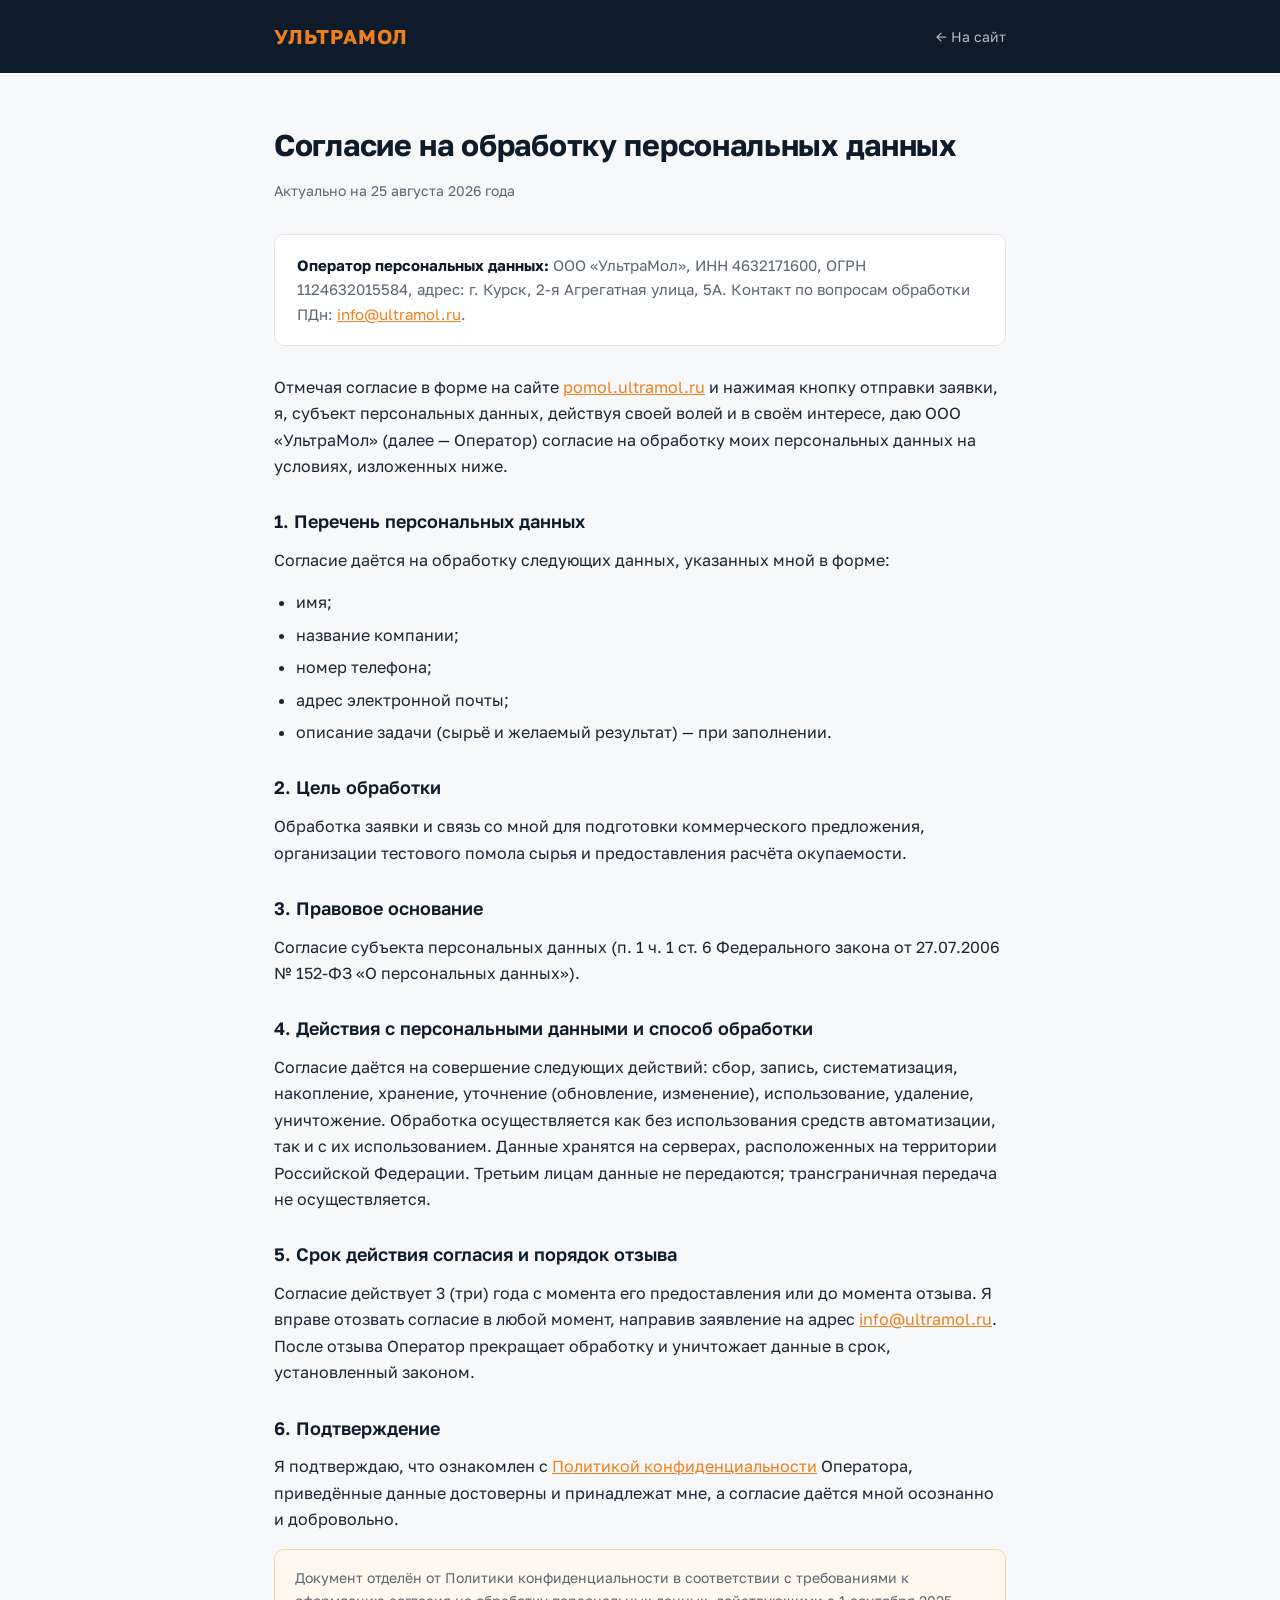
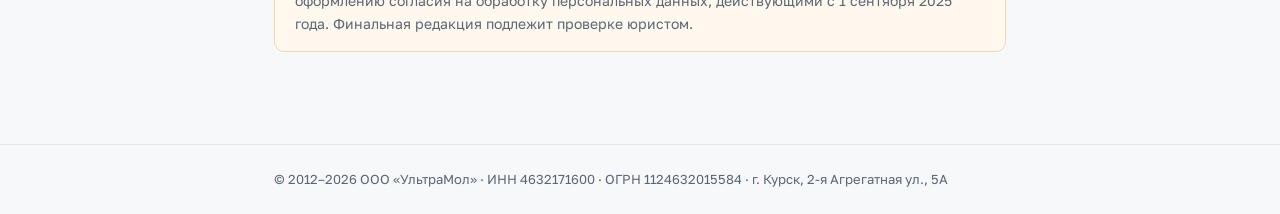
<file: consent.html>
<!DOCTYPE html>
<html lang="ru">
<head>
  <meta charset="UTF-8" />
  <meta name="viewport" content="width=device-width, initial-scale=1.0" />
  <meta name="robots" content="noindex" />
  <title>Согласие на обработку персональных данных — УльтраМол</title>
  <link
    href="https://fonts.googleapis.com/css2?family=Golos+Text:wght@400;500;600;700&display=swap"
    rel="stylesheet"
  />
  <style>
    :root {
      --navy: #0d1b2a;
      --orange: #ef7f1a;
      --text: #1a2634;
      --muted: #5a6674;
      --line: #e4e6eb;
      --bg: #f7f8fa;
    }
    * { box-sizing: border-box; margin: 0; padding: 0; }
    body {
      font-family: "Golos Text", -apple-system, sans-serif;
      color: var(--text);
      background: var(--bg);
      line-height: 1.65;
      font-size: 16px;
    }
    header { background: var(--navy); padding: 20px 0; }
    .container { max-width: 780px; margin: 0 auto; padding: 0 24px; }
    header .container { display: flex; justify-content: space-between; align-items: center; }
    .logo { color: var(--orange); font-weight: 700; font-size: 20px; letter-spacing: 0.04em; text-decoration: none; }
    .back { color: rgba(255,255,255,0.7); text-decoration: none; font-size: 14px; }
    .back:hover { color: #fff; }
    main { padding: 48px 0 64px; }
    h1 { font-size: 30px; font-weight: 700; color: var(--navy); margin-bottom: 8px; letter-spacing: -0.01em; }
    .date { color: var(--muted); font-size: 14px; margin-bottom: 32px; }
    p { margin-bottom: 16px; }
    h2 { font-size: 18px; font-weight: 600; color: var(--navy); margin: 28px 0 10px; }
    ul { margin: 0 0 16px 22px; }
    li { margin-bottom: 6px; }
    a { color: var(--orange); }
    .req { background: #fff; border: 1px solid var(--line); border-radius: 10px; padding: 18px 22px; margin-bottom: 28px; font-size: 15px; color: var(--muted); }
    .req strong { color: var(--navy); }
    .note { background: #fff8ef; border: 1px solid #f1d6ae; border-radius: 10px; padding: 16px 20px; margin-bottom: 28px; font-size: 14px; color: var(--muted); }
    footer { border-top: 1px solid var(--line); padding: 24px 0; color: var(--muted); font-size: 13px; }
  </style>
</head>
<body>
  <header>
    <div class="container">
      <a class="logo" href="https://pomol.ultramol.ru/">УЛЬТРАМОЛ</a>
      <a class="back" href="https://pomol.ultramol.ru/">← На сайт</a>
    </div>
  </header>

  <main>
    <div class="container">
      <h1>Согласие на обработку персональных данных</h1>
      <p class="date">Актуально на 25 августа 2026 года</p>

      <div class="req">
        <strong>Оператор персональных данных:</strong> ООО «УльтраМол»,
        ИНН 4632171600, ОГРН 1124632015584, адрес: г. Курск,
        2-я Агрегатная улица, 5А. Контакт по вопросам обработки ПДн:
        <a href="mailto:info@ultramol.ru">info@ultramol.ru</a>.
      </div>

      <p>
        Отмечая согласие в форме на сайте <a href="https://pomol.ultramol.ru/">pomol.ultramol.ru</a>
        и нажимая кнопку отправки заявки, я, субъект персональных данных, действуя своей волей
        и в своём интересе, даю ООО «УльтраМол» (далее — Оператор) согласие на обработку моих
        персональных данных на условиях, изложенных ниже.
      </p>

      <h2>1. Перечень персональных данных</h2>
      <p>Согласие даётся на обработку следующих данных, указанных мной в форме:</p>
      <ul>
        <li>имя;</li>
        <li>название компании;</li>
        <li>номер телефона;</li>
        <li>адрес электронной почты;</li>
        <li>описание задачи (сырьё и желаемый результат) — при заполнении.</li>
      </ul>

      <h2>2. Цель обработки</h2>
      <p>
        Обработка заявки и связь со мной для подготовки коммерческого предложения,
        организации тестового помола сырья и предоставления расчёта окупаемости.
      </p>

      <h2>3. Правовое основание</h2>
      <p>
        Согласие субъекта персональных данных (п. 1 ч. 1 ст. 6 Федерального закона
        от 27.07.2006 № 152-ФЗ «О персональных данных»).
      </p>

      <h2>4. Действия с персональными данными и способ обработки</h2>
      <p>
        Согласие даётся на совершение следующих действий: сбор, запись, систематизация,
        накопление, хранение, уточнение (обновление, изменение), использование, удаление,
        уничтожение. Обработка осуществляется как без использования средств автоматизации,
        так и с их использованием. Данные хранятся на серверах, расположенных на территории
        Российской Федерации. Третьим лицам данные не передаются; трансграничная передача
        не осуществляется.
      </p>

      <h2>5. Срок действия согласия и порядок отзыва</h2>
      <p>
        Согласие действует 3 (три) года с момента его предоставления или до момента отзыва.
        Я вправе отозвать согласие в любой момент, направив заявление на адрес
        <a href="mailto:info@ultramol.ru">info@ultramol.ru</a>. После отзыва Оператор прекращает
        обработку и уничтожает данные в срок, установленный законом.
      </p>

      <h2>6. Подтверждение</h2>
      <p>
        Я подтверждаю, что ознакомлен с
        <a href="privacy.html">Политикой конфиденциальности</a> Оператора, приведённые данные
        достоверны и принадлежат мне, а согласие даётся мной осознанно и добровольно.
      </p>

      <div class="note">
        Документ отделён от Политики конфиденциальности в соответствии с требованиями
        к оформлению согласия на обработку персональных данных, действующими с 1 сентября 2025 года.
        Финальная редакция подлежит проверке юристом.
      </div>
    </div>
  </main>

  <footer>
    <div class="container">
      © 2012–2026 ООО «УльтраМол» · ИНН 4632171600 · ОГРН 1124632015584 · г. Курск, 2-я Агрегатная ул., 5А
    </div>
  </footer>
</body>
</html>
</file>
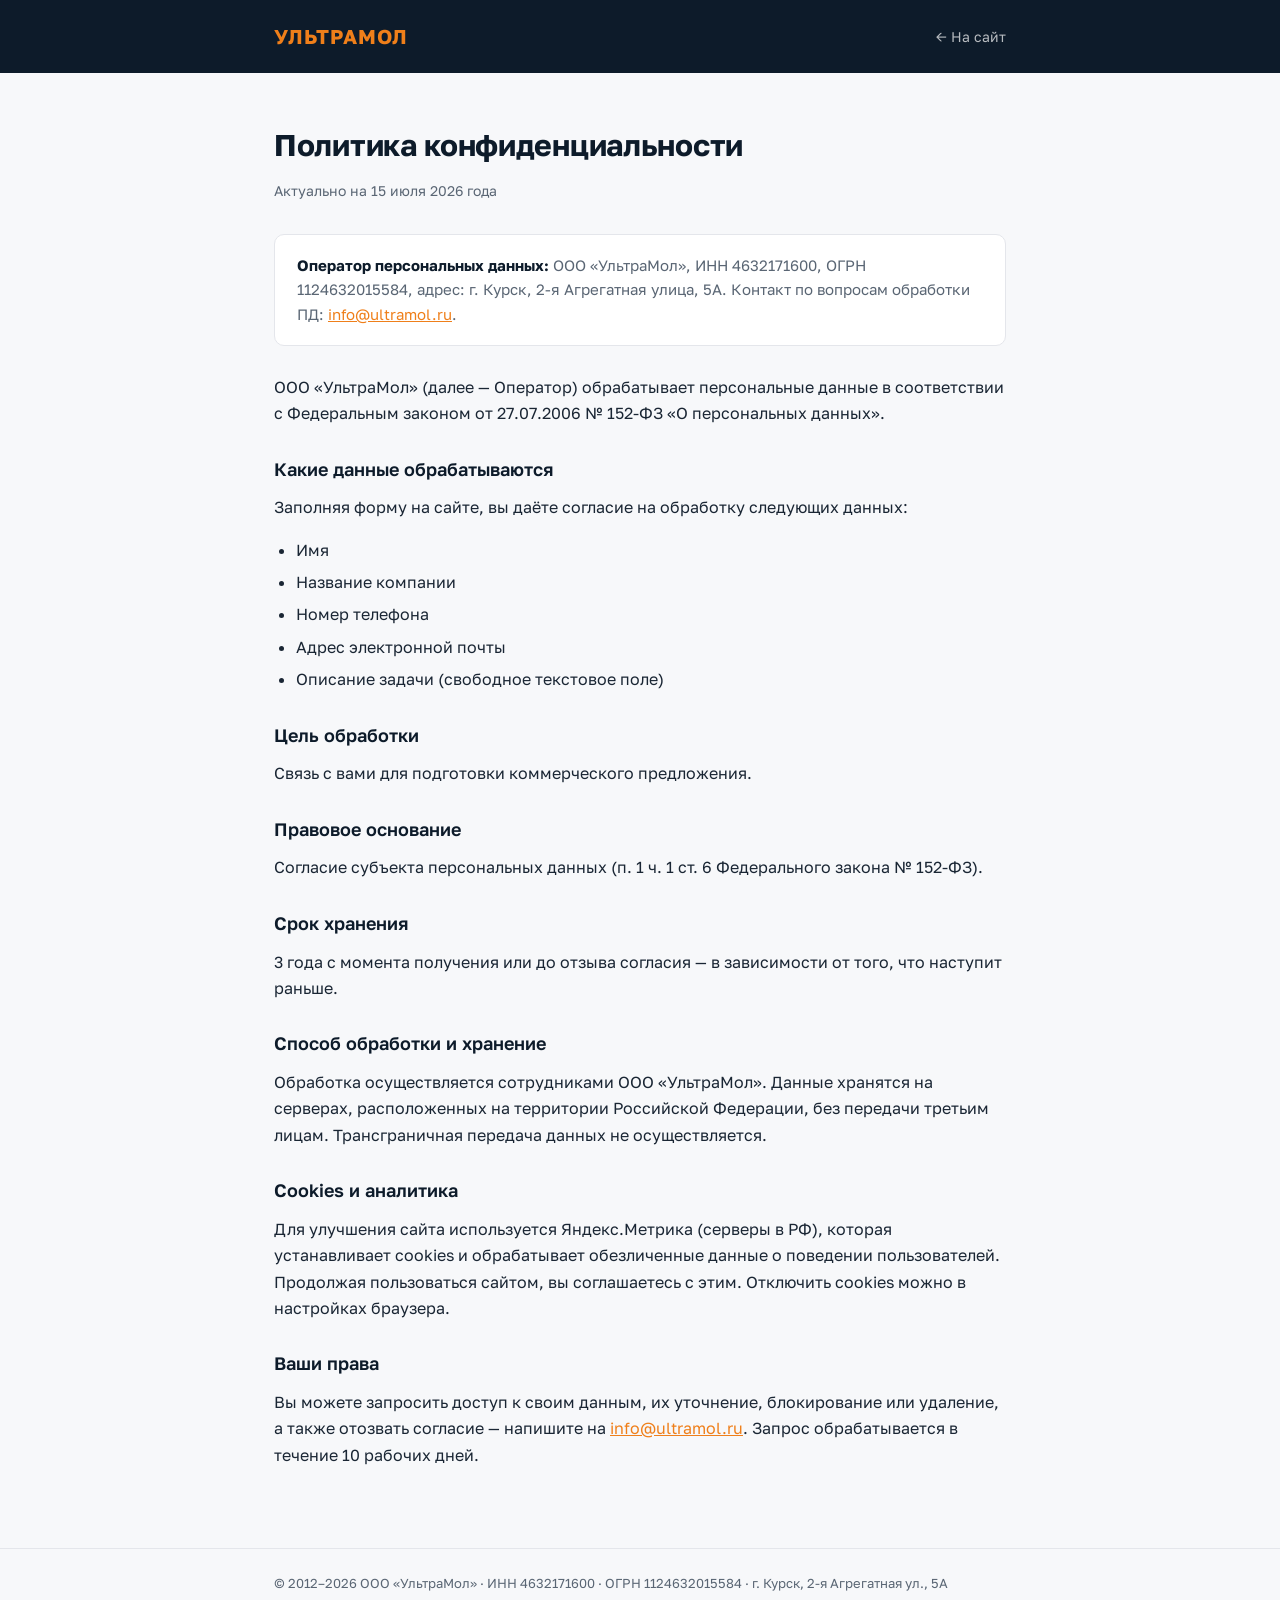
<file: privacy.html>
<!DOCTYPE html>
<html lang="ru">
<head>
  <meta charset="UTF-8" />
  <meta name="viewport" content="width=device-width, initial-scale=1.0" />
  <meta name="robots" content="noindex" />
  <title>Политика конфиденциальности — УльтраМол</title>
  <link
    href="https://fonts.googleapis.com/css2?family=Golos+Text:wght@400;500;600;700&display=swap"
    rel="stylesheet"
  />
  <style>
    :root {
      --navy: #0d1b2a;
      --orange: #ef7f1a;
      --text: #1a2634;
      --muted: #5a6674;
      --line: #e4e6eb;
      --bg: #f7f8fa;
    }
    * { box-sizing: border-box; margin: 0; padding: 0; }
    body {
      font-family: "Golos Text", -apple-system, sans-serif;
      color: var(--text);
      background: var(--bg);
      line-height: 1.65;
      font-size: 16px;
    }
    header {
      background: var(--navy);
      padding: 20px 0;
    }
    .container { max-width: 780px; margin: 0 auto; padding: 0 24px; }
    header .container { display: flex; justify-content: space-between; align-items: center; }
    .logo { color: var(--orange); font-weight: 700; font-size: 20px; letter-spacing: 0.04em; text-decoration: none; }
    .back { color: rgba(255,255,255,0.7); text-decoration: none; font-size: 14px; }
    .back:hover { color: #fff; }
    main { padding: 48px 0 64px; }
    h1 { font-size: 30px; font-weight: 700; color: var(--navy); margin-bottom: 8px; letter-spacing: -0.01em; }
    .date { color: var(--muted); font-size: 14px; margin-bottom: 32px; }
    p { margin-bottom: 16px; }
    h2 { font-size: 18px; font-weight: 600; color: var(--navy); margin: 28px 0 10px; }
    ul { margin: 0 0 16px 22px; }
    li { margin-bottom: 6px; }
    a { color: var(--orange); }
    .req { background: #fff; border: 1px solid var(--line); border-radius: 10px; padding: 18px 22px; margin-bottom: 28px; font-size: 15px; color: var(--muted); }
    .req strong { color: var(--navy); }
    footer { border-top: 1px solid var(--line); padding: 24px 0; color: var(--muted); font-size: 13px; }
  </style>
</head>
<body>
  <header>
    <div class="container">
      <a class="logo" href="https://pomol.ultramol.ru/">УЛЬТРАМОЛ</a>
      <a class="back" href="https://pomol.ultramol.ru/">← На сайт</a>
    </div>
  </header>

  <main>
    <div class="container">
      <h1>Политика конфиденциальности</h1>
      <p class="date">Актуально на 15 июля 2026 года</p>

      <div class="req">
        <strong>Оператор персональных данных:</strong> ООО «УльтраМол»,
        ИНН 4632171600, ОГРН 1124632015584, адрес: г. Курск,
        2-я Агрегатная улица, 5А. Контакт по вопросам обработки ПД:
        <a href="mailto:info@ultramol.ru">info@ultramol.ru</a>.
      </div>

      <p>
        ООО «УльтраМол» (далее — Оператор) обрабатывает персональные данные
        в соответствии с Федеральным законом от 27.07.2006 № 152-ФЗ
        «О персональных данных».
      </p>

      <h2>Какие данные обрабатываются</h2>
      <p>Заполняя форму на сайте, вы даёте согласие на обработку следующих данных:</p>
      <ul>
        <li>Имя</li>
        <li>Название компании</li>
        <li>Номер телефона</li>
        <li>Адрес электронной почты</li>
        <li>Описание задачи (свободное текстовое поле)</li>
      </ul>

      <h2>Цель обработки</h2>
      <p>Связь с вами для подготовки коммерческого предложения.</p>

      <h2>Правовое основание</h2>
      <p>Согласие субъекта персональных данных (п. 1 ч. 1 ст. 6 Федерального закона № 152-ФЗ).</p>

      <h2>Срок хранения</h2>
      <p>3 года с момента получения или до отзыва согласия — в зависимости от того, что наступит раньше.</p>

      <h2>Способ обработки и хранение</h2>
      <p>
        Обработка осуществляется сотрудниками ООО «УльтраМол». Данные хранятся
        на серверах, расположенных на территории Российской Федерации,
        без передачи третьим лицам. Трансграничная передача данных не осуществляется.
      </p>

      <h2>Cookies и аналитика</h2>
      <p>
        Для улучшения сайта используется Яндекс.Метрика (серверы в РФ), которая
        устанавливает cookies и обрабатывает обезличенные данные о поведении
        пользователей. Продолжая пользоваться сайтом, вы соглашаетесь с этим.
        Отключить cookies можно в настройках браузера.
      </p>

      <h2>Ваши права</h2>
      <p>
        Вы можете запросить доступ к своим данным, их уточнение, блокирование
        или удаление, а также отозвать согласие — напишите на
        <a href="mailto:info@ultramol.ru">info@ultramol.ru</a>. Запрос
        обрабатывается в течение 10 рабочих дней.
      </p>
    </div>
  </main>

  <footer>
    <div class="container">
      © 2012–2026 ООО «УльтраМол» · ИНН 4632171600 · ОГРН 1124632015584 · г. Курск, 2-я Агрегатная ул., 5А
    </div>
  </footer>
</body>
</html>
</file>
<file: styles.css>
/* ═══════════════════════════════════════
   SELF-HOSTED FONTS
   ═══════════════════════════════════════ */
      @font-face {
        font-family: "Inter";
        font-style: normal;
        font-weight: 400;
        font-display: swap;
        src: url("assets/fonts/inter-v20-cyrillic_latin-regular.woff2") format("woff2");
      }
      @font-face {
        font-family: "Inter";
        font-style: normal;
        font-weight: 500;
        font-display: swap;
        src: url("assets/fonts/inter-v20-cyrillic_latin-500.woff2") format("woff2");
      }
      @font-face {
        font-family: "Inter";
        font-style: normal;
        font-weight: 600;
        font-display: swap;
        src: url("assets/fonts/inter-v20-cyrillic_latin-600.woff2") format("woff2");
      }
      @font-face {
        font-family: "Inter";
        font-style: normal;
        font-weight: 700;
        font-display: swap;
        src: url("assets/fonts/inter-v20-cyrillic_latin-700.woff2") format("woff2");
      }
      @font-face {
        font-family: "Inter";
        font-style: normal;
        font-weight: 800;
        font-display: swap;
        src: url("assets/fonts/inter-v20-cyrillic_latin-800.woff2") format("woff2");
      }
      @font-face {
        font-family: "JetBrains Mono";
        font-style: normal;
        font-weight: 400;
        font-display: swap;
        src: url("assets/fonts/jetbrains-mono-v24-cyrillic_latin-regular.woff2")
          format("woff2");
      }
      @font-face {
        font-family: "JetBrains Mono";
        font-style: normal;
        font-weight: 500;
        font-display: swap;
        src: url("assets/fonts/jetbrains-mono-v24-cyrillic_latin-500.woff2")
          format("woff2");
      }
      @font-face {
        font-family: "JetBrains Mono";
        font-style: normal;
        font-weight: 700;
        font-display: swap;
        src: url("assets/fonts/jetbrains-mono-v24-cyrillic_latin-700.woff2")
          format("woff2");
      }

      /* ═══════════════════════════════════════
   DESIGN SYSTEM — NVIDIA × SpaceX × UltraMol
   Industrial cinematic. Black canvas. Orange signal.
   ═══════════════════════════════════════ */
      :root {
        --black: #020203;
        --black-rich: #0a0a0a;
        --black-card: #111111;
        --black-surface: #161616;
        --black-elevated: #1a1a1a;
        --gray-900: #1e1e1e;
        --gray-800: #2a2a2a;
        --gray-700: #3a3a3a;
        --gray-600: #8a8a8a;
        --gray-500: #909090;
        --gray-400: #a0a0a0;
        --gray-300: #b0b0b0;
        --gray-200: #d0d0d0;
        --gray-100: #e8e8e8;
        --white: #f0f0f0;
        --white-pure: #ffffff;

        /* Brand */
        --orange: #ef7f1a;
        --orange-bright: #ff9a3c;
        --orange-glow: rgba(239, 127, 26, 0.12);
        --orange-surface: rgba(239, 127, 26, 0.06);
        --orange-border: rgba(239, 127, 26, 0.25);

        /* Functional */
        --green: #4ade80;
        --red: #ef4444;
        --blue: #3b82f6;

        /* Type */
        --font: "Inter", -apple-system, sans-serif;
        --mono: "JetBrains Mono", monospace;

        /* Motion */
        --ease: cubic-bezier(0.16, 1, 0.3, 1);
        --ease-out: cubic-bezier(0, 0, 0.2, 1);
      }

      *,
      *::before,
      *::after {
        box-sizing: border-box;
        margin: 0;
        padding: 0;
      }

      html {
        scroll-behavior: smooth;
        -webkit-font-smoothing: antialiased;
        -moz-osx-font-smoothing: grayscale;
      }

      body {
        font-family: var(--font);
        background: var(--black);
        color: var(--white);
        line-height: 1.6;
        overflow-x: hidden;
      }

      img {
        max-width: 100%;
        display: block;
      }
      a {
        color: inherit;
        text-decoration: none;
      }

      .container {
        max-width: 1280px;
        margin: 0 auto;
        padding: 0 32px;
      }

      @media (min-width: 768px) {
        .container {
          padding: 0 48px;
        }
      }

      @media (min-width: 1200px) {
        .container {
          padding: 0 64px;
        }
      }

      /* ═══════════════════════════════════════
   TYPOGRAPHY
   ═══════════════════════════════════════ */
      .label {
        font-family: var(--mono);
        font-size: 11px;
        font-weight: 500;
        letter-spacing: 0.2em;
        text-transform: uppercase;
        color: var(--orange);
      }

      .display {
        font-size: clamp(40px, 7vw, 80px);
        font-weight: 800;
        line-height: 1;
        letter-spacing: -0.03em;
        color: var(--white-pure);
      }

      .heading {
        font-size: clamp(28px, 4vw, 48px);
        font-weight: 700;
        line-height: 1.1;
        letter-spacing: -0.02em;
        color: var(--white-pure);
      }

      .subheading {
        font-size: clamp(18px, 2vw, 22px);
        font-weight: 400;
        line-height: 1.65;
        color: var(--gray-400);
      }

      .body {
        font-size: 16px;
        font-weight: 400;
        line-height: 1.7;
        color: var(--gray-300);
      }

      .em-orange {
        color: var(--orange);
        font-style: normal;
      }

      /* ═══════════════════════════════════════
   NAVIGATION
   ═══════════════════════════════════════ */
      .nav {
        position: fixed;
        top: 0;
        left: 0;
        right: 0;
        z-index: 100;
        padding: 20px 0;
        transition: all 0.5s var(--ease);
      }

      .nav.scrolled {
        background: rgba(2, 2, 3, 0.85);
        backdrop-filter: blur(24px);
        -webkit-backdrop-filter: blur(24px);
        padding: 14px 0;
        border-bottom: 1px solid rgba(255, 255, 255, 0.06);
      }

      .nav-inner {
        display: flex;
        justify-content: space-between;
        align-items: center;
      }

      .nav-logo {
        display: flex;
        align-items: center;
        text-decoration: none;
      }

      .nav-logo svg {
        height: 24px;
        width: auto;
      }

      .nav-links {
        display: none;
        gap: 32px;
        list-style: none;
      }

      @media (min-width: 1100px) {
        .nav-links {
          display: flex;
        }
      }

      .nav-links a {
        font-size: 12px;
        font-weight: 600;
        letter-spacing: 0.15em;
        text-transform: uppercase;
        color: var(--gray-400);
        transition: color 0.3s;
      }

      .nav-links a:hover {
        color: var(--white-pure);
      }

      .nav-cta {
        padding: 10px 28px;
        background: transparent;
        border: 2px solid var(--orange);
        color: var(--orange);
        font-family: var(--font);
        font-size: 12px;
        font-weight: 700;
        letter-spacing: 0.1em;
        text-transform: uppercase;
        border-radius: 2px;
        cursor: pointer;
        transition: all 0.3s var(--ease);
      }

      .nav-cta:hover {
        background: var(--orange);
        color: var(--black);
      }

      .nav-right {
        display: flex;
        align-items: center;
        gap: 16px;
      }

      @media (max-width: 1099px) {
        .nav {
          padding: 10px 0;
        }
        .nav-inner {
          gap: 8px;
        }
        .nav-logo {
          font-size: 11px;
          letter-spacing: 0.1em;
        }
        .nav-cta {
          padding: 7px 14px;
          font-size: 10px;
          white-space: nowrap;
        }
        .hero {
          padding-top: 80px;
        }
      }

      /* ═══════════════════════════════════════
   HERO — FULL-VIEWPORT INTRODUCTION
   ═══════════════════════════════════════ */
      .hero {
        position: relative;
        min-height: 100vh;
        min-height: 100dvh;
        display: flex;
        align-items: center;
        padding: 120px 0 48px;
      }

      .hero-bg {
        position: absolute;
        inset: 0;
        overflow: hidden;
        background: url("assets/images/hero-clean-20261110.webp") center/cover no-repeat
          var(--black);
      }

      .hero-video {
        position: absolute;
        inset: 0;
        width: 100%;
        height: 100%;
        object-fit: cover;
        filter: brightness(0.4) contrast(1.05);
      }

      .hero-bg::after {
        content: "";
        position: absolute;
        inset: 0;
        background: linear-gradient(
          90deg,
          rgba(2, 2, 3, 0.94) 0%,
          rgba(2, 2, 3, 0.8) 48%,
          rgba(2, 2, 3, 0.35) 100%
        );
        z-index: 1;
      }

      .hero-content {
        position: relative;
        z-index: 2;
        width: 100%;
      }

      .hero-eyebrow {
        font-family: var(--mono);
        font-size: 11px;
        letter-spacing: 0.12em;
        text-transform: uppercase;
        color: var(--orange);
        margin-bottom: 18px;
      }

      .hero-badge {
        display: inline-flex;
        align-items: center;
        gap: 10px;
        padding: 8px 20px;
        border: 1px solid var(--orange-border);
        border-radius: 2px;
        margin-bottom: 32px;
        max-width: 100%;
        animation: fadeUp 1s var(--ease) 0.2s both;
      }

      .hero-badge .dot {
        width: 6px;
        height: 6px;
        background: var(--orange);
        border-radius: 50%;
        animation: pulse 2.5s infinite;
      }

      @keyframes pulse {
        0%,
        100% {
          opacity: 0.4;
        }
        50% {
          opacity: 1;
        }
      }

      .hero-badge span {
        font-family: var(--mono);
        font-size: 10px;
        font-weight: 500;
        letter-spacing: 0.2em;
        text-transform: uppercase;
        color: var(--orange);
      }

      @media (max-width: 767px) {
        .hero-badge {
          display: none;
        }
      }

      .hero h1 {
        font-size: clamp(32px, 4.1vw, 54px);
        font-weight: 800;
        line-height: 1.12;
        letter-spacing: -0.02em;
        color: var(--white-pure);
        margin-bottom: 22px;
        max-width: 860px;
        text-wrap: balance;
        animation: fadeUp 1s var(--ease) 0.4s both;
      }

      .hero h1 em {
        color: var(--orange);
        font-style: normal;
      }

      .hero-sub {
        font-size: clamp(15px, 1.5vw, 18px);
        color: var(--gray-300);
        max-width: 620px;
        line-height: 1.65;
        margin-bottom: 28px;
        animation: fadeUp 1s var(--ease) 0.6s both;
      }

      .hero-sub strong {
        color: var(--white-pure);
        font-weight: 600;
      }

      .hero-actions {
        display: flex;
        flex-wrap: wrap;
        gap: 16px;
        margin-bottom: 36px;
        animation: fadeUp 1s var(--ease) 0.8s both;
      }

      .btn-primary {
        display: inline-flex;
        align-items: center;
        gap: 12px;
        padding: 18px 40px;
        background: var(--orange);
        color: var(--black);
        border: none;
        border-radius: 2px;
        font-family: var(--font);
        font-size: 14px;
        font-weight: 700;
        letter-spacing: 0.05em;
        text-transform: uppercase;
        cursor: pointer;
        transition: all 0.4s var(--ease);
        text-decoration: none;
      }

      .btn-primary:hover {
        background: var(--orange-bright);
        transform: translateY(-2px);
        box-shadow: 0 20px 60px rgba(239, 127, 26, 0.25);
      }

      .btn-ghost {
        display: inline-flex;
        align-items: center;
        gap: 10px;
        padding: 18px 40px;
        background: rgba(240, 240, 240, 0.06);
        color: var(--white);
        border: 1px solid rgba(255, 255, 255, 0.15);
        border-radius: 2px;
        font-family: var(--font);
        font-size: 14px;
        font-weight: 600;
        letter-spacing: 0.05em;
        text-transform: uppercase;
        cursor: pointer;
        transition: all 0.4s var(--ease);
        text-decoration: none;
      }

      .btn-ghost:hover {
        background: rgba(255, 255, 255, 0.1);
        border-color: rgba(255, 255, 255, 0.3);
      }

      @media (max-width: 599px) {
        .hero-actions {
          flex-direction: column;
        }
        .hero-actions .btn-primary,
        .hero-actions .btn-ghost {
          width: 100%;
          justify-content: center;
          text-align: center;
          padding: 16px 24px;
          font-size: 13px;
        }
      }

      /* Hero stats strip */
      .hero-stats {
        display: grid;
        grid-template-columns: repeat(3, 1fr);
        gap: 1px;
        background: rgba(255, 255, 255, 0.06);
        border: 1px solid rgba(255, 255, 255, 0.06);
        border-radius: 2px;
        animation: fadeUp 1s var(--ease) 1s both;
      }

      .hero-stat {
        padding: 18px 24px;
        background: rgba(2, 2, 3, 0.6);
        backdrop-filter: blur(12px);
      }

      .hero-stat-num {
        font-family: var(--mono);
        font-size: clamp(22px, 2.3vw, 30px);
        font-weight: 700;
        color: var(--orange);
        line-height: 1;
        margin-bottom: 6px;
      }

      .hero-stat-label {
        font-size: 12px;
        font-weight: 500;
        color: var(--gray-400);
        letter-spacing: 0.05em;
      }

      @media (max-width: 767px) {
        .hero {
          padding: 104px 0 32px;
        }
        .hero-bg::after {
          background: rgba(2, 2, 3, 0.8);
        }
        .hero-stats {
          grid-template-columns: repeat(3, minmax(0, 1fr));
        }
        .hero-stat {
          padding: 14px 10px;
        }
        .hero-stat-num {
          font-size: clamp(17px, 3.8vw, 26px);
        }
        .hero-stat-label {
          font-size: 10px;
          letter-spacing: 0;
        }
        .hero-eyebrow {
          font-size: 10px;
          letter-spacing: 0.04em;
        }
      }

      /* Real installation: proof directly after the introduction. */
      .food-case {
        padding: 80px 0;
        scroll-margin-top: 80px;
        background: var(--black-card);
        border-block: 1px solid var(--gray-800);
      }
      .food-case-grid {
        display: grid;
        grid-template-columns: 1fr 1.1fr;
        align-items: center;
        gap: 48px;
      }
      .food-case-gallery {
        display: grid;
        grid-template-columns: repeat(2, minmax(0, 1fr));
        align-items: start;
        gap: 12px;
      }
      .food-case-gallery figure:last-child {
        margin-top: 48px;
      }
      .food-case-gallery img {
        width: 100%;
        height: auto;
        border-radius: 2px;
      }
      .food-case-gallery figcaption {
        padding-top: 10px;
        font-size: 11px;
        line-height: 1.5;
        color: var(--gray-400);
      }
      .food-case-content .label {
        margin-bottom: 16px;
      }
      .food-case-content h3 {
        font-size: clamp(26px, 3vw, 38px);
        line-height: 1.2;
        letter-spacing: -0.025em;
        margin-bottom: 20px;
      }
      .food-case-intro {
        color: var(--gray-200);
        font-size: 15px;
      }
      .food-case-metrics {
        display: grid;
        grid-template-columns: 1fr 1fr;
        gap: 24px;
        margin: 24px 0 16px;
        padding-block: 20px;
        border-block: 1px solid var(--gray-800);
      }
      .food-case-metrics dt {
        color: var(--gray-400);
        font-size: 12px;
        margin-bottom: 8px;
      }
      .food-case-metrics > div {
        display: grid;
        grid-template-rows: 1fr auto;
      }
      .food-case-metrics dd {
        font-family: var(--mono);
        color: var(--orange);
        font-size: clamp(20px, 2vw, 26px);
        line-height: 1.5;
        white-space: nowrap;
      }
      .food-case-metrics dd span {
        display: inline;
        color: var(--gray-300);
        font-size: 16px;
      }
      .food-case-metrics small {
        font-size: 13px;
        white-space: nowrap;
      }
      .food-case-note, .food-case-footnote {
        color: var(--gray-400);
        font-size: 12px;
        line-height: 1.65;
      }
      .food-case-note {
        margin-bottom: 24px;
      }
      .food-case-footnote {
        margin-top: 12px;
      }
      .food-case-link {
        display: inline-block;
        margin-top: 16px;
        color: var(--orange);
        font-size: 15px;
        line-height: 1.5;
        text-decoration: underline;
        text-underline-offset: 4px;
      }
      .food-materials-heading {
        margin-bottom: 44px;
      }
      .food-materials-heading .label {
        margin-bottom: 16px;
      }
      .food-materials-heading h2 {
        margin-bottom: 18px;
        font-size: clamp(32px, 4vw, 50px);
        line-height: 1.1;
        letter-spacing: -0.035em;
      }
      .food-materials-heading p {
        max-width: 650px;
        color: var(--gray-300);
        font-size: 16px;
        line-height: 1.7;
      }
      .food-materials-more {
        display: flex;
        flex-wrap: wrap;
        align-items: baseline;
        gap: 10px 24px;
        margin-top: 40px;
        padding-top: 24px;
        border-top: 1px solid var(--gray-800);
        font-size: 14px;
        line-height: 1.7;
      }
      .food-materials-more p { color: var(--gray-300); }
      .food-materials-more a {
        color: var(--orange);
        padding-block: 8px;
        text-decoration: underline;
        text-underline-offset: 4px;
      }
      .food-case a:focus-visible {
        outline: 2px solid var(--orange);
        outline-offset: 5px;
      }
      @media (max-width: 899px) {
        .food-case-grid {
          grid-template-columns: 1fr;
          gap: 32px;
        }
        .food-case-content {
          order: -1;
        }
        .food-case-gallery {
          max-width: 540px;
        }
      }
      @media (max-width: 599px) {
        .food-case {
          padding: 48px 0;
        }
        .food-case-metrics {
          gap: 12px;
        }
        .food-case .btn-primary {
          padding: 16px 20px;
          font-size: 12px;
        }
      }

      @media (max-width: 479px) {
        .food-case-metrics {
          grid-template-columns: 1fr;
          gap: 20px;
        }
      }

      @keyframes fadeUp {
        from {
          opacity: 0;
          transform: translateY(40px);
        }
        to {
          opacity: 1;
          transform: translateY(0);
        }
      }

      /* ═══════════════════════════════════════
   SECTION COMMONS
   ═══════════════════════════════════════ */
      section {
        position: relative;
        padding: 120px 0;
      }

      @media (min-width: 768px) {
        section {
          padding: 160px 0;
        }

        /* Short chapters fill the viewport; longer content stays scrollable. */
        main > section:not(.hero) {
          min-height: 100vh;
          min-height: 100dvh;
          display: flex;
          flex-direction: column;
          justify-content: center;
        }

        main > section:not(.hero) > .container {
          width: 100%;
        }
      }

      .section-header {
        margin-bottom: 80px;
      }

      .section-header .label {
        margin-bottom: 16px;
      }

      .section-header .heading {
        margin-bottom: 20px;
      }

      .section-header .subheading {
        max-width: 640px;
      }

      .section-divider {
        width: 48px;
        height: 2px;
        background: var(--orange);
        margin: 20px 0;
      }

      /* ═══════════════════════════════════════
   PROBLEMS SECTION — DARK CARDS
   ═══════════════════════════════════════ */
      .problems {
        background: var(--black-rich);
        border-top: 1px solid rgba(255, 255, 255, 0.04);
      }

      .problems-grid {
        display: grid;
        gap: 1px;
        background: rgba(255, 255, 255, 0.06);
        border-radius: 2px;
      }

      @media (min-width: 768px) {
        .problems-grid {
          grid-template-columns: repeat(3, 1fr);
        }
      }

      .problem-card {
        padding: 48px 36px;
        background: var(--black-card);
        display: flex;
        flex-direction: column;
      }

      .problem-num {
        font-family: var(--mono);
        font-size: 64px;
        font-weight: 700;
        line-height: 1;
        color: rgba(255, 255, 255, 0.04);
        margin-bottom: 24px;
        letter-spacing: -0.03em;
      }

      .problem-title {
        font-size: 18px;
        font-weight: 700;
        color: var(--white-pure);
        margin-bottom: 12px;
        line-height: 1.3;
      }

      .problem-desc {
        font-size: 14px;
        color: var(--gray-400);
        line-height: 1.7;
        flex: 1;
      }

      .problem-cost {
        display: inline-flex;
        align-items: center;
        gap: 6px;
        margin-top: 24px;
        padding: 8px 16px;
        background: rgba(239, 68, 68, 0.08);
        border-left: 2px solid var(--red);
        font-family: var(--mono);
        font-size: 12px;
        font-weight: 500;
        color: var(--red);
        letter-spacing: 0.03em;
      }

      /* ═══════════════════════════════════════
   PRODUCT / SOLUTION — CINEMATIC IMAGE + SPECS
   ═══════════════════════════════════════ */
      .product {
        background: var(--black);
      }

      .product-hero-img {
        position: relative;
        width: 100%;
        height: 50vh;
        min-height: 400px;
        margin-bottom: 80px;
        border-radius: 2px;
        overflow: hidden;
      }

      .product-hero-img img {
        width: 100%;
        height: 100%;
        object-fit: cover;
        filter: brightness(0.7) contrast(1.05);
      }

      .product-hero-img .overlay-label {
        position: absolute;
        bottom: 32px;
        left: 32px;
        z-index: 2;
      }

      .product-hero-img .overlay-label span {
        font-family: var(--mono);
        font-size: 10px;
        font-weight: 500;
        letter-spacing: 0.2em;
        text-transform: uppercase;
        color: var(--orange);
        background: rgba(2, 2, 3, 0.7);
        backdrop-filter: blur(12px);
        padding: 8px 16px;
        border: 1px solid var(--orange-border);
        border-radius: 2px;
      }

      @media (max-width: 599px) {
        .product-hero-img .overlay-label {
          bottom: 12px;
          left: 12px;
          right: 12px;
        }
        .product-hero-img .overlay-label span {
          font-size: 7px;
          letter-spacing: 0.08em;
          padding: 6px 10px;
          display: block;
          white-space: nowrap;
          overflow: hidden;
          text-overflow: ellipsis;
        }
      }

      .product-intro {
        display: grid;
        gap: 64px;
        margin-bottom: 80px;
      }

      @media (min-width: 900px) {
        .product-intro {
          grid-template-columns: 1fr 1fr;
        }
      }

      .product-intro .heading em {
        color: var(--orange);
        font-style: normal;
      }

      .specs-grid {
        display: grid;
        grid-template-columns: repeat(2, minmax(0, 1fr));
        gap: 1px;
        background: rgba(255, 255, 255, 0.06);
        border: 1px solid rgba(255, 255, 255, 0.06);
        border-radius: 2px;
      }

      @media (min-width: 768px) {
        .specs-grid {
          grid-template-columns: repeat(4, 1fr);
        }
      }

      .spec-card {
        padding: 32px 24px;
        min-width: 0;
        background: var(--black-card);
        text-align: center;
      }

      .spec-value {
        font-family: var(--mono);
        font-size: clamp(20px, 2.5vw, 28px);
        font-weight: 700;
        color: var(--orange);
        line-height: 1;
        margin-bottom: 8px;
      }

      .spec-value-compact {
        font-size: clamp(16px, 1.8vw, 20px);
        letter-spacing: -0.02em;
      }

      .spec-name {
        font-size: 12px;
        font-weight: 500;
        color: var(--gray-400);
        letter-spacing: 0.05em;
      }

      /* Features list */
      .features-grid {
        display: grid;
        gap: 32px;
        margin-top: 80px;
      }

      @media (min-width: 768px) {
        .features-grid {
          grid-template-columns: repeat(2, 1fr);
        }
      }

      @media (min-width: 1100px) {
        .features-grid {
          grid-template-columns: repeat(3, 1fr);
        }
      }

      .feature-item {
        padding: 32px;
        border: 1px solid rgba(255, 255, 255, 0.06);
        border-radius: 2px;
        transition: all 0.4s var(--ease);
        cursor: pointer;
      }

      .feature-item:hover {
        border-color: var(--orange-border);
        background: var(--orange-surface);
      }

      .feature-item .icon {
        width: 40px;
        height: 40px;
        display: flex;
        align-items: center;
        justify-content: center;
        border: 2px solid var(--orange);
        border-radius: 2px;
        margin-bottom: 20px;
        font-size: 18px;
        color: var(--orange);
      }

      .feature-detail {
        max-height: 0;
        overflow: hidden;
        transition:
          max-height 0.4s var(--ease),
          margin-top 0.4s var(--ease);
        margin-top: 0;
        font-size: 12px;
        color: var(--gray-500);
        line-height: 1.7;
        border-top: 1px solid transparent;
      }

      .feature-item.open .feature-detail {
        max-height: 200px;
        margin-top: 12px;
        padding-top: 12px;
        border-top-color: rgba(255, 255, 255, 0.06);
      }

      .feature-item.open {
        border-color: var(--orange-border);
        background: var(--orange-surface);
      }

      .feature-item h3 {
        font-size: 15px;
        font-weight: 700;
        color: var(--white-pure);
        margin-bottom: 8px;
      }

      .feature-item p {
        font-size: 13px;
        color: var(--gray-400);
        line-height: 1.7;
      }

      /* ═══════════════════════════════════════
   ECONOMICS — IMPACT NUMBERS
   ═══════════════════════════════════════ */
      .economics {
        background: var(--black-rich);
        border-top: 1px solid rgba(255, 255, 255, 0.04);
      }

      .econ-cards {
        display: grid;
        gap: 24px;
      }

      @media (min-width: 768px) {
        .econ-cards {
          grid-template-columns: repeat(3, 1fr);
        }
      }

      .econ-card {
        position: relative;
        padding: 48px 36px;
        background: var(--black-card);
        border: 1px solid rgba(255, 255, 255, 0.06);
        border-radius: 2px;
        overflow: hidden;
        transition: all 0.4s var(--ease);
      }

      /* econ-card hover removed — non-interactive */
      .econ-card::before {
        content: "";
        position: absolute;
        top: 0;
        left: 0;
        right: 0;
        height: 2px;
        background: var(--orange);
        transform: scaleX(1);
      }

      .econ-tag {
        font-family: var(--mono);
        font-size: 10px;
        font-weight: 500;
        letter-spacing: 0.15em;
        text-transform: uppercase;
        color: var(--gray-500);
        margin-bottom: 20px;
      }

      .econ-product {
        font-size: 20px;
        font-weight: 700;
        color: var(--white-pure);
        margin-bottom: 24px;
        line-height: 1.3;
      }

      .econ-metrics {
        display: flex;
        flex-direction: column;
        gap: 16px;
      }

      .econ-metric {
        display: flex;
        justify-content: space-between;
        align-items: center;
        padding: 12px 0;
        border-bottom: 1px solid rgba(255, 255, 255, 0.06);
      }

      .econ-metric:last-child {
        border-bottom: none;
      }

      .econ-metric-label {
        font-size: 13px;
        color: var(--gray-400);
      }

      .econ-metric-value {
        font-family: var(--mono);
        font-size: 14px;
        font-weight: 700;
        color: var(--orange);
      }

      .econ-roi {
        margin-top: 24px;
        padding: 16px;
        background: var(--orange-surface);
        border: 1px solid var(--orange-border);
        border-radius: 2px;
        text-align: center;
      }

      .econ-roi-label {
        font-size: 11px;
        font-weight: 600;
        color: var(--gray-400);
        letter-spacing: 0.1em;
        text-transform: uppercase;
        margin-bottom: 4px;
      }

      .econ-roi-value {
        font-family: var(--mono);
        font-size: 20px;
        font-weight: 700;
        color: var(--orange);
      }

      /* ═══════════════════════════════════════
   COMPARISON TABLE — INDUSTRIAL GRID
   ═══════════════════════════════════════ */
      .comparison {
        background: var(--black);
      }

      .comparison-table {
        width: 100%;
        border-collapse: collapse;
        border: 1px solid rgba(255, 255, 255, 0.06);
        border-radius: 2px;
        overflow: hidden;
      }

      .comparison-table th,
      .comparison-table td {
        padding: 20px 24px;
        text-align: left;
        font-size: 14px;
        border-bottom: 1px solid rgba(255, 255, 255, 0.06);
      }

      .comparison-table thead th {
        background: var(--black-card);
        font-family: var(--mono);
        font-size: 11px;
        font-weight: 700;
        letter-spacing: 0.15em;
        text-transform: uppercase;
        color: var(--gray-400);
        padding: 16px 24px;
      }

      .comparison-table thead th:first-child {
        color: var(--white-pure);
      }

      .comparison-table thead th.highlight {
        color: var(--orange);
        background: rgba(239, 127, 26, 0.06);
        border-bottom: 2px solid var(--orange);
      }

      .comparison-table tbody td {
        color: var(--gray-300);
        background: var(--black-rich);
      }

      .comparison-table tbody td.highlight {
        color: var(--white-pure);
        background: rgba(239, 127, 26, 0.03);
        font-weight: 600;
      }

      .comparison-table tbody td .check {
        color: var(--green);
      }

      .comparison-table tbody td .cross {
        color: var(--red);
        opacity: 0.6;
      }

      .comparison-table tbody tr:hover td {
        background: var(--black-surface);
      }

      .comparison-table tbody tr:hover td.highlight {
        background: rgba(239, 127, 26, 0.08);
      }

      /* ═══════════════════════════════════════
   CASES / APPLICATIONS — IMAGE GRID
   ═══════════════════════════════════════ */
      .cases {
        background: var(--black-rich);
        border-top: 1px solid rgba(255, 255, 255, 0.04);
      }

      .cases-grid {
        display: grid;
        gap: 24px;
      }

      @media (min-width: 768px) {
        .cases-grid {
          grid-template-columns: repeat(3, 1fr);
        }
      }

      .case-card {
        position: relative;
        border-radius: 2px;
        overflow: hidden;
        aspect-ratio: 4/3;
      }

      .case-card img {
        width: 100%;
        height: 100%;
        object-fit: cover;
        transition:
          transform 0.8s var(--ease),
          filter 0.8s;
        filter: brightness(0.55) saturate(0.8);
      }

      .case-card:hover img {
        transform: scale(1.05);
        filter: brightness(0.7) saturate(1);
      }

      .case-card .case-overlay {
        position: absolute;
        inset: 0;
        display: flex;
        flex-direction: column;
        justify-content: flex-end;
        padding: 32px;
        background: linear-gradient(
          to top,
          rgba(2, 2, 3, 0.85) 0%,
          transparent 60%
        );
      }

      .case-card .case-tag {
        font-family: var(--mono);
        font-size: 10px;
        font-weight: 500;
        letter-spacing: 0.2em;
        text-transform: uppercase;
        color: var(--orange);
        margin-bottom: 10px;
      }

      .case-card h3 {
        font-size: 18px;
        font-weight: 700;
        color: var(--white-pure);
        line-height: 1.3;
        margin-bottom: 8px;
      }

      .case-card p {
        font-size: 13px;
        color: var(--gray-400);
        line-height: 1.6;
      }

      /* Material choices link to the equipment suited to each application. */
      .cases-materials .cases-materials-intro {
        max-width: 700px;
        margin-top: 22px;
        color: var(--gray-300);
        font-size: 16px;
        line-height: 1.8;
      }
      .cases-materials .cases-grid { align-items: stretch; }
      .cases-materials .case-card {
        display: flex;
        flex-direction: column;
        min-width: 0;
        aspect-ratio: auto;
        overflow: visible;
        background: var(--black-card);
        border: 1px solid var(--gray-800);
      }
      .cases-materials .case-overlay {
        position: static;
        flex: 1;
        justify-content: flex-start;
        padding: 26px;
        background: none;
      }
      .cases-materials .case-card h3 { margin-bottom: 18px; }
      .case-material-list {
        margin: 0 0 22px;
        padding: 0;
        list-style: none;
      }
      .case-material-list li { border-bottom: 1px solid var(--gray-800); }
      .case-material-list a {
        display: flex;
        align-items: center;
        min-height: 46px;
        padding: 10px 0;
        color: var(--gray-200);
        font-size: 13px;
        line-height: 1.7;
        text-decoration: none;
      }
      .case-material-list a:hover { color: var(--orange); }
      .case-equipment-link {
        display: inline-block;
        margin-top: auto;
        padding: 10px 0;
        color: var(--orange);
        font-size: 13px;
        line-height: 1.7;
        text-decoration: underline;
        text-underline-offset: 4px;
      }
      .cases-materials-result {
        margin-top: 26px;
        color: var(--gray-300);
        font-size: 14px;
        line-height: 1.8;
      }
      .cases-materials-result a { color: var(--orange); text-underline-offset: 4px; }
      .cases-materials a:focus-visible { outline: 2px solid var(--orange); outline-offset: 5px; }
      @media (max-width: 899px) and (min-width: 768px) {
        .cases-materials .case-overlay { padding: 20px; }
      }

      /* Ingredients tags */
      .ingredients {
        display: flex;
        flex-wrap: wrap;
        gap: 10px;
        margin-top: 48px;
        padding-top: 48px;
        border-top: 1px solid rgba(255, 255, 255, 0.06);
      }

      .ingredients .tag {
        padding: 8px 20px;
        border: 1px solid rgba(255, 255, 255, 0.08);
        border-radius: 2px;
        font-size: 13px;
        font-weight: 500;
        color: var(--gray-300);
        transition: all 0.3s;
      }

      .ingredients .tag:hover {
        border-color: var(--orange-border);
        color: var(--orange);
        background: var(--orange-surface);
      }

      /* ═══════════════════════════════════════
   PROCESS / STEPS — TIMELINE
   ═══════════════════════════════════════ */
      .process {
        background: var(--black);
      }

      .steps-grid {
        display: grid;
        gap: 1px;
        background: rgba(255, 255, 255, 0.06);
        border: 1px solid rgba(255, 255, 255, 0.06);
        border-radius: 2px;
      }

      @media (min-width: 600px) {
        .steps-grid {
          grid-template-columns: repeat(auto-fit, minmax(220px, 1fr));
        }
      }

      @media (min-width: 1100px) {
        .steps-grid {
          grid-template-columns: repeat(5, 1fr);
        }
      }

      .step-card {
        padding: 36px 28px;
        background: var(--black-card);
        display: flex;
        flex-direction: column;
      }

      .step-num {
        font-family: var(--mono);
        font-size: 11px;
        font-weight: 700;
        letter-spacing: 0.15em;
        color: var(--orange);
        margin-bottom: 20px;
        padding-bottom: 16px;
        border-bottom: 2px solid var(--orange);
        display: inline-block;
        align-self: flex-start;
      }

      .step-card h3 {
        font-size: 16px;
        font-weight: 700;
        color: var(--white-pure);
        margin-bottom: 10px;
        line-height: 1.3;
      }

      .step-card p {
        font-size: 13px;
        color: var(--gray-400);
        line-height: 1.7;
        flex: 1;
      }

      .step-duration {
        display: inline-flex;
        align-items: center;
        gap: 6px;
        margin-top: 16px;
        font-family: var(--mono);
        font-size: 11px;
        font-weight: 500;
        color: var(--gray-500);
        letter-spacing: 0.05em;
      }

      /* ═══════════════════════════════════════
   ABOUT — SPLIT SECTION
   ═══════════════════════════════════════ */
      .about {
        background: var(--black-rich);
        border-top: 1px solid rgba(255, 255, 255, 0.04);
      }

      .about-grid {
        display: grid;
        gap: 64px;
        align-items: center;
      }

      @media (min-width: 900px) {
        .about-grid {
          grid-template-columns: 1fr 1fr;
        }
      }

      .about-image {
        position: relative;
        aspect-ratio: 4/3;
        border-radius: 2px;
        overflow: hidden;
      }

      .about-image img {
        width: 100%;
        height: 100%;
        object-fit: cover;
        filter: brightness(0.7);
      }

      .about-image .about-badge {
        position: absolute;
        bottom: 24px;
        right: 24px;
        padding: 12px 20px;
        background: rgba(2, 2, 3, 0.8);
        backdrop-filter: blur(12px);
        border: 1px solid var(--orange-border);
        border-radius: 2px;
      }

      .about-badge .about-badge-num {
        font-family: var(--mono);
        font-size: 24px;
        font-weight: 700;
        color: var(--orange);
        line-height: 1;
      }

      .about-badge .about-badge-text {
        font-size: 11px;
        color: var(--gray-400);
        margin-top: 4px;
      }

      .about-text .heading em {
        color: var(--orange);
        font-style: normal;
      }

      .about-text p {
        font-size: 15px;
        color: var(--gray-300);
        line-height: 1.8;
        margin-bottom: 16px;
      }

      .about-facts {
        display: grid;
        grid-template-columns: repeat(2, 1fr);
        gap: 16px;
        margin-top: 32px;
      }

      .about-fact {
        padding: 20px;
        border: 1px solid rgba(255, 255, 255, 0.06);
        border-radius: 2px;
      }

      .about-fact-val {
        font-family: var(--mono);
        font-size: 20px;
        font-weight: 700;
        color: var(--orange);
        margin-bottom: 4px;
      }

      .about-fact-label {
        font-size: 12px;
        color: var(--gray-400);
      }

      /* ═══════════════════════════════════════
   CTA — FINAL FORM
   ═══════════════════════════════════════ */
      .cta-section {
        position: relative;
        background: var(--black);
        overflow: hidden;
      }

      .cta-section::before {
        content: "";
        position: absolute;
        top: -200px;
        right: -200px;
        width: 600px;
        height: 600px;
        background: radial-gradient(
          circle,
          rgba(239, 127, 26, 0.08) 0%,
          transparent 70%
        );
        pointer-events: none;
      }

      .cta-inner {
        display: grid;
        gap: 64px;
        align-items: start;
      }

      @media (min-width: 900px) {
        .cta-inner {
          grid-template-columns: 1fr 1fr;
        }
      }

      .cta-text .heading em {
        color: var(--orange);
        font-style: normal;
      }

      .cta-benefits {
        display: flex;
        flex-direction: column;
        gap: 16px;
        margin-top: 32px;
      }

      .cta-benefit {
        display: flex;
        gap: 14px;
        align-items: flex-start;
      }

      .cta-benefit .check-icon {
        width: 20px;
        height: 20px;
        flex-shrink: 0;
        display: flex;
        align-items: center;
        justify-content: center;
        border: 2px solid var(--orange);
        border-radius: 2px;
        font-size: 11px;
        color: var(--orange);
        margin-top: 2px;
      }

      .cta-benefit span {
        font-size: 14px;
        color: var(--gray-300);
        line-height: 1.6;
      }

      /* Form */
      .form-card {
        padding: 48px 40px;
        background: var(--black-card);
        border: 1px solid rgba(255, 255, 255, 0.06);
        border-radius: 2px;
      }

      .form-card h3 {
        font-size: 20px;
        font-weight: 700;
        color: var(--white-pure);
        margin-bottom: 8px;
      }

      .form-card .form-sub {
        font-size: 13px;
        color: var(--gray-400);
        margin-bottom: 32px;
      }

      .form-group {
        margin-bottom: 20px;
      }

      .form-contacts {
        border: 0;
        min-width: 0;
      }
      .form-contacts legend {
        font-size: 14px;
        font-weight: 600;
      }
      .contact-hint {
        font-size: 12px;
        color: var(--gray-300);
        margin: 4px 0 16px;
      }
      .form-contact-grid {
        display: grid;
        grid-template-columns: repeat(2, minmax(0, 1fr));
        gap: 12px;
      }
      .field-optional {
        font-weight: 400;
        text-transform: none;
        letter-spacing: 0;
      }
      @media (max-width: 599px) {
        .form-card {
          padding: 28px 20px;
        }
        .form-contact-grid {
          grid-template-columns: 1fr;
          gap: 0;
        }
        .form-card .form-group input, .form-card .form-group textarea {
          font-size: 16px;
        }
      }

      .form-group label {
        display: block;
        font-size: 11px;
        font-weight: 600;
        letter-spacing: 0.1em;
        text-transform: uppercase;
        color: var(--gray-400);
        margin-bottom: 8px;
      }

      .form-group input,
      .form-group textarea {
        width: 100%;
        padding: 14px 16px;
        background: var(--black-rich);
        border: 1px solid rgba(255, 255, 255, 0.08);
        border-radius: 2px;
        color: var(--white-pure);
        font-family: var(--font);
        font-size: 14px;
        transition: border-color 0.3s;
        outline: none;
      }

      .form-group input::placeholder,
      .form-group textarea::placeholder {
        color: var(--gray-600);
      }

      .form-group input:focus,
      .form-group textarea:focus {
        border-color: var(--orange);
      }

      .form-group textarea {
        resize: vertical;
        min-height: 80px;
      }

      .form-submit {
        width: 100%;
        padding: 18px;
        background: var(--orange);
        color: var(--black);
        border: none;
        border-radius: 2px;
        font-family: var(--font);
        font-size: 14px;
        font-weight: 700;
        letter-spacing: 0.1em;
        text-transform: uppercase;
        cursor: pointer;
        transition: all 0.3s var(--ease);
      }

      .form-submit:hover {
        background: var(--orange-bright);
        transform: translateY(-1px);
      }

      .form-note {
        font-size: 11px;
        color: var(--gray-600);
        margin-top: 16px;
        text-align: center;
      }

      /* ═══════════════════════════════════════
   FORM SUCCESS STATE
   ═══════════════════════════════════════ */
      .form-success {
        text-align: center;
        padding: 48px 24px;
      }

      .form-success-icon {
        width: 64px;
        height: 64px;
        border-radius: 50%;
        background: rgba(74, 222, 128, 0.15);
        color: #4ade80;
        font-size: 28px;
        font-weight: 700;
        display: flex;
        align-items: center;
        justify-content: center;
        margin: 0 auto 24px;
      }

      .form-success h3 {
        font-size: 20px;
        font-weight: 700;
        color: var(--white-pure);
        margin-bottom: 8px;
      }

      .form-success p {
        font-size: 14px;
        color: var(--gray-400);
        margin-bottom: 24px;
      }

      .form-reset-btn {
        background: none;
        border: 1px solid var(--gray-700);
        color: var(--gray-400);
        padding: 10px 24px;
        font-size: 13px;
        cursor: pointer;
        border-radius: 2px;
        transition: all 0.3s;
      }

      .form-reset-btn:hover {
        border-color: var(--orange);
        color: var(--orange);
      }

      .form-error {
        margin-bottom: 16px;
        padding: 12px 16px;
        border: 1px solid rgba(248, 113, 113, 0.4);
        background: rgba(248, 113, 113, 0.08);
        color: #fca5a5;
        border-radius: 2px;
        font-size: 13px;
        line-height: 1.4;
      }

      .form-submit:disabled {
        opacity: 0.6;
        cursor: not-allowed;
      }

      /* ═══════════════════════════════════════
   SCROLL PROGRESS BAR
   ═══════════════════════════════════════ */
      .scroll-progress {
        position: fixed;
        top: 0;
        left: 0;
        height: 3px;
        background: var(--orange);
        z-index: 200;
        width: 0%;
        pointer-events: none;
      }

      /* ═══════════════════════════════════════
   NAV PHONE + STICKY CTA
   ═══════════════════════════════════════ */
      .nav-phone {
        font-family: var(--mono);
        font-size: 13px;
        font-weight: 600;
        color: var(--gray-300);
        text-decoration: none;
        letter-spacing: 0.02em;
        transition: color 0.3s;
      }

      .nav-phone:hover {
        color: var(--orange);
      }

      @media (max-width: 599px) {
        .nav-phone {
          display: none;
        }
        .nav-inner {
          padding-inline: 16px;
        }
        .nav-logo svg {
          height: 20px;
        }
        .nav-right {
          gap: 4px;
        }
        .nav-cta {
          padding: 7px 8px;
          font-size: 9px;
          letter-spacing: 0.04em;
        }
        .spec-card {
          padding: 24px 12px;
        }
      }

      .nav-cta-prominent {
        background: var(--orange) !important;
        color: var(--black) !important;
        border-color: var(--orange) !important;
      }

      /* ═══════════════════════════════════════
   PROCESS CONNECTING LINE
   ═══════════════════════════════════════ */
      .steps-grid {
        position: relative;
      }

      .steps-grid::before {
        content: "";
        position: absolute;
        top: 48px;
        left: 5%;
        right: 5%;
        height: 1px;
        background: var(--orange);
        opacity: 0.2;
        z-index: 0;
      }

      @media (max-width: 767px) {
        .steps-grid::before {
          display: none;
        }
      }

      /* ═══════════════════════════════════════
   FEATURE ACCORDION +/- INDICATOR
   ═══════════════════════════════════════ */
      .feature-item h3 {
        display: flex;
        justify-content: space-between;
        align-items: center;
      }

      .feature-item h3::after {
        content: "+";
        font-family: var(--mono);
        font-size: 18px;
        font-weight: 400;
        color: var(--gray-600);
        flex-shrink: 0;
        margin-left: 12px;
        transition: color 0.3s;
      }

      .feature-item.open h3::after {
        content: "−";
        color: var(--orange);
      }

      /* ═══════════════════════════════════════
   FEDERAL SUBSIDY CALLOUT
   ═══════════════════════════════════════ */
      .subsidy-callout {
        margin-top: 24px;
        padding: 20px 32px;
        border: 1px solid var(--orange-border);
        border-radius: 2px;
        background: var(--orange-surface);
        font-size: 16px;
        line-height: 1.55;
        color: var(--white);
        text-align: center;
        font-weight: 500;
      }

      /* ═══════════════════════════════════════
   FOOTER
   ═══════════════════════════════════════ */
      .footer {
        padding: 48px 0;
        border-top: 1px solid rgba(255, 255, 255, 0.04);
        background: var(--black);
      }

      .footer-inner {
        display: flex;
        justify-content: space-between;
        align-items: center;
        flex-wrap: wrap;
        gap: 16px;
      }

      .footer-logo {
        font-family: var(--mono);
        font-size: 13px;
        font-weight: 700;
        color: var(--gray-500);
        letter-spacing: 0.2em;
        text-transform: uppercase;
      }

      .footer-logo em {
        color: var(--orange);
        font-style: normal;
      }

      .footer-info {
        font-size: 12px;
        color: var(--gray-600);
        text-align: right;
      }

      .footer-info a {
        color: var(--gray-400);
        transition: color 0.3s;
      }

      .footer-info a:hover {
        color: var(--orange);
      }

      .footer-grid {
        display: grid;
        grid-template-columns: 1fr;
        gap: 32px;
      }

      @media (min-width: 600px) {
        .footer-grid {
          grid-template-columns: repeat(2, 1fr);
          gap: 32px;
        }
      }

      @media (min-width: 1100px) {
        .footer-grid {
          grid-template-columns: 1.5fr 1fr 1fr 1fr;
          gap: 40px;
        }
      }

      /* ═══════════════════════════════════════
   TRUST / CLIENTS
   ═══════════════════════════════════════ */
      .trust {
        padding: 64px 0;
        border-top: 1px solid rgba(255, 255, 255, 0.06);
      }

      .trust-logos {
        display: flex;
        align-items: center;
        justify-content: center;
        gap: 48px;
        flex-wrap: wrap;
        margin-top: 40px;
      }

      .trust-logo {
        display: flex;
        flex-direction: column;
        align-items: center;
        gap: 10px;
        opacity: 0.5;
        transition: opacity 0.3s;
      }

      .trust-logo:hover {
        opacity: 0.85;
      }

      .trust-logo-icon {
        width: 72px;
        height: 72px;
        border: 1px solid rgba(255, 255, 255, 0.1);
        border-radius: 4px;
        display: flex;
        align-items: center;
        justify-content: center;
        font-size: 24px;
        font-weight: 800;
        color: var(--orange);
        background: var(--black-card);
        font-family: var(--mono);
      }

      .trust-logo-name {
        font-size: 12px;
        color: var(--gray-400);
        text-align: center;
        line-height: 1.3;
      }

      @media (max-width: 768px) {
        .trust-logos {
          gap: 24px;
        }
        .trust-logo-icon {
          width: 56px;
          height: 56px;
          font-size: 18px;
        }
      }

      /* ═══════════════════════════════════════
   SCROLL REVEAL
   ═══════════════════════════════════════ */
      .reveal {
        opacity: 0;
        transform: translateY(30px);
        transition:
          opacity 0.8s var(--ease-out),
          transform 0.8s var(--ease-out);
      }

      .reveal.visible {
        opacity: 1;
        transform: translateY(0);
      }

      .reveal-d1 {
        transition-delay: 0.1s;
      }
      .reveal-d2 {
        transition-delay: 0.2s;
      }
      .reveal-d3 {
        transition-delay: 0.3s;
      }

      /* ═══════════════════════════════════════
   FOCUS STYLES (a11y)
   ═══════════════════════════════════════ */
      :focus-visible {
        outline: 2px solid var(--orange);
        outline-offset: 2px;
      }

      .btn-primary:focus-visible,
      .btn-ghost:focus-visible,
      .nav-cta:focus-visible,
      .form-submit:focus-visible {
        outline: 2px solid var(--orange-bright);
        outline-offset: 3px;
        box-shadow: 0 0 0 4px var(--orange-glow);
      }

      /* ═══════════════════════════════════════
   BURGER MENU (mobile)
   ═══════════════════════════════════════ */
      .burger {
        display: none;
        flex-direction: column;
        justify-content: center;
        gap: 5px;
        width: 44px;
        height: 44px;
        padding: 10px;
        background: none;
        border: none;
        cursor: pointer;
        z-index: 110;
      }

      .burger span {
        display: block;
        width: 24px;
        height: 2px;
        background: var(--white-pure);
        border-radius: 1px;
        transition: all 0.3s var(--ease);
        transform-origin: center;
      }

      .burger.active span:nth-child(1) {
        transform: translateY(7px) rotate(45deg);
      }

      .burger.active span:nth-child(2) {
        opacity: 0;
      }

      .burger.active span:nth-child(3) {
        transform: translateY(-7px) rotate(-45deg);
      }

      @media (max-width: 1099px) {
        .burger {
          display: flex;
        }

        .nav-links {
          display: flex !important;
          flex-direction: column;
          align-items: center;
          justify-content: center;
          gap: 32px;
          position: fixed;
          top: 0;
          left: 0;
          width: 100vw;
          height: 100vh;
          height: 100dvh;
          background: var(--black);
          z-index: 105;
          opacity: 0;
          visibility: hidden;
          transition:
            opacity 0.4s var(--ease),
            visibility 0.4s;
        }

        .nav-links.open {
          opacity: 1;
          visibility: visible;
        }

        .nav-links a {
          font-size: 18px;
          color: var(--white-pure);
          letter-spacing: 0.1em;
        }

        .body-menu-open {
          overflow: hidden;
        }
      }

      /* ═══════════════════════════════════════
   COMPARISON CARDS (mobile)
   ═══════════════════════════════════════ */
      .comparison-cards {
        display: none;
      }

      @media (max-width: 767px) {
        .comparison-table-wrap {
          display: none;
        }

        .comparison-cards {
          display: flex;
          flex-direction: column;
          gap: 16px;
        }

        .compare-card {
          border: 1px solid rgba(255, 255, 255, 0.06);
          border-radius: 2px;
          overflow: hidden;
        }

        .compare-card-param {
          padding: 14px 20px;
          background: var(--black-card);
          font-size: 14px;
          font-weight: 700;
          color: var(--white-pure);
          border-bottom: 1px solid rgba(255, 255, 255, 0.06);
        }

        .compare-card-rows {
          display: flex;
          flex-direction: column;
        }

        .compare-card-row {
          display: flex;
          justify-content: space-between;
          align-items: center;
          padding: 12px 20px;
          border-bottom: 1px solid rgba(255, 255, 255, 0.04);
        }

        .compare-card-row:last-child {
          border-bottom: none;
        }

        .compare-card-row .label {
          font-size: 13px;
          color: var(--gray-400);
          font-family: var(--font);
          letter-spacing: 0;
          text-transform: none;
        }

        .compare-card-row .value {
          font-family: var(--mono);
          font-size: 13px;
          font-weight: 600;
          color: var(--gray-300);
        }

        .compare-card-row.winner {
          background: rgba(239, 127, 26, 0.06);
          border-left: 3px solid var(--orange);
        }

        .compare-card-row.winner .label {
          color: var(--orange);
          font-weight: 600;
        }

        .compare-card-row.winner .value {
          color: var(--white-pure);
          font-weight: 700;
        }
      }

      /* ═══════════════════════════════════════
   PRIVACY SECTION
   ═══════════════════════════════════════ */
      /* ═══════════════════════════════════════
   MODAL
   ═══════════════════════════════════════ */
      .modal-overlay {
        display: none;
        position: fixed;
        top: 0;
        left: 0;
        right: 0;
        bottom: 0;
        background: rgba(2, 2, 3, 0.85);
        z-index: 200;
        align-items: center;
        justify-content: center;
        padding: 24px;
        backdrop-filter: blur(4px);
      }

      .modal-overlay.active {
        display: flex;
      }

      .modal-content {
        background: var(--black-card);
        border: 1px solid rgba(255, 255, 255, 0.08);
        border-radius: 4px;
        padding: 48px;
        max-width: 640px;
        width: 100%;
        max-height: 80vh;
        overflow-y: auto;
        position: relative;
      }

      .modal-close {
        position: absolute;
        top: 16px;
        right: 20px;
        background: none;
        border: none;
        color: var(--gray-400);
        font-size: 28px;
        cursor: pointer;
        line-height: 1;
        transition: color 0.2s;
      }

      .modal-close:hover {
        color: var(--white-pure);
      }

      .modal-content h2 {
        font-size: 20px;
        font-weight: 700;
        color: var(--white-pure);
        margin-bottom: 24px;
      }

      .modal-content p {
        font-size: 13px;
        color: var(--gray-400);
        line-height: 1.8;
        margin-bottom: 12px;
        max-width: 800px;
      }

      .modal-content ul {
        list-style: none;
        margin: 16px 0;
        padding: 0;
      }

      .modal-content li {
        font-size: 13px;
        color: var(--gray-400);
        line-height: 1.8;
        padding-left: 20px;
        position: relative;
      }

      .modal-content li::before {
        content: "—";
        position: absolute;
        left: 0;
        color: var(--orange);
      }

      .modal-content a {
        color: var(--gray-400);
        text-decoration: underline;
        transition: color 0.3s;
      }

      .modal-content a:hover {
        color: var(--orange);
      }

      @media (max-width: 768px) {
        .modal-content {
          padding: 32px 24px;
        }
      }

      /* ═══════════════════════════════════════
   CLIENT CAROUSEL
   ═══════════════════════════════════════ */
      .trust-grid {
        display: grid;
        grid-template-columns: repeat(4, minmax(0, 1fr));
        gap: 16px;
        margin-top: 48px;
      }

      @media (max-width: 1099px) {
        .trust-grid {
          grid-template-columns: repeat(3, minmax(0, 1fr));
        }
      }

      @media (max-width: 767px) {
        .trust-grid {
          grid-template-columns: repeat(2, minmax(0, 1fr));
        }
      }

      .trust-card {
        display: flex;
        min-width: 0;
        align-items: center;
        gap: 16px;
        padding: 20px 24px;
        background: var(--black-card);
        border: 1px solid rgba(255, 255, 255, 0.06);
        border-radius: 4px;
      }

      .trust-card-icon {
        width: 48px;
        height: 48px;
        border: 1px solid rgba(255, 255, 255, 0.1);
        border-radius: 6px;
        display: flex;
        align-items: center;
        justify-content: center;
        font-size: 14px;
        font-weight: 800;
        color: var(--orange);
        background: var(--black-surface);
        font-family: var(--mono);
        flex-shrink: 0;
        letter-spacing: -0.5px;
      }

      .trust-card-logo {
        width: 80px;
        height: 80px;
        object-fit: contain;
        border-radius: 6px;
        flex-shrink: 0;
        /* filter: brightness(0) invert(1) opacity(0.85); */
      }

      .trust-card-info {
        min-width: 0;
      }

      .trust-card-name {
        font-size: 14px;
        font-weight: 600;
        color: var(--white-pure);
        line-height: 1.3;
        white-space: nowrap;
        overflow: hidden;
        text-overflow: ellipsis;
      }

      .trust-card-desc {
        font-size: 12px;
        color: var(--gray-400);
        margin-top: 2px;
      }

      @media (max-width: 767px) {
        .trust-card {
          flex-direction: column;
          gap: 10px;
          padding: 16px;
          text-align: center;
        }
        .trust-card-logo {
          width: 64px;
          height: 64px;
        }
        .trust-card-info {
          width: 100%;
          overflow-wrap: anywhere;
        }
        .trust-card-name {
          white-space: normal;
        }
      }

      /* ═══════════════════════════════════════
   SCREEN READER ONLY
   ═══════════════════════════════════════ */
      .sr-only {
        position: absolute;
        width: 1px;
        height: 1px;
        padding: 0;
        margin: -1px;
        overflow: hidden;
        clip: rect(0, 0, 0, 0);
        white-space: nowrap;
        border: 0;
      }

      /* ═══════════════════════════════════════
   REDUCED MOTION
   ═══════════════════════════════════════ */
      @media (prefers-reduced-motion: reduce) {
        *,
        *::before,
        *::after {
          animation-duration: 0.01ms !important;
          animation-iteration-count: 1 !important;
          transition-duration: 0.01ms !important;
          scroll-behavior: auto !important;
        }
        .reveal {
          opacity: 1;
          transform: none;
        }
      }

      /* ═══════════════════════════════════════
   COMPARISON CROSS/CHECK STYLES
   ═══════════════════════════════════════ */
      .compare-card-row .value.neg {
        color: var(--red);
        opacity: 0.6;
      }

      .mt-16 {
        margin-top: 16px;
      }

      .form-note a {
        color: var(--gray-400);
        text-decoration: underline;
        transition: color 0.3s;
      }
      .form-note a:hover {
        color: var(--orange);
      }

      /* ═══════════════════════════════════════
   COOKIE CONSENT BANNER
   ═══════════════════════════════════════ */
      .cookie-banner {
        position: fixed;
        left: 16px;
        right: 16px;
        bottom: 16px;
        z-index: 150;
        background: var(--black-card);
        border: 1px solid rgba(255, 255, 255, 0.08);
        border-radius: 4px;
        box-shadow: 0 20px 48px rgba(0, 0, 0, 0.6);
        padding: 20px 24px;
        animation: fadeUp 0.4s var(--ease) both;
      }

      .cookie-banner[hidden] {
        display: none;
      }

      .cookie-banner-inner {
        max-width: 1100px;
        margin: 0 auto;
        display: flex;
        gap: 24px;
        align-items: center;
        justify-content: space-between;
      }

      .cookie-banner-text {
        font-size: 13px;
        color: var(--gray-300);
        line-height: 1.6;
        margin: 0;
        flex: 1;
      }

      .cookie-banner-text a {
        color: var(--orange);
        text-decoration: underline;
      }

      .cookie-banner-actions {
        display: flex;
        gap: 10px;
        flex-shrink: 0;
      }

      .cookie-btn {
        padding: 10px 20px;
        font-family: var(--font);
        font-size: 13px;
        font-weight: 600;
        border-radius: 2px;
        cursor: pointer;
        transition:
          background 0.2s,
          border-color 0.2s,
          color 0.2s;
        border: 1px solid transparent;
      }

      .cookie-btn-decline {
        background: transparent;
        border-color: var(--gray-700);
        color: var(--gray-300);
      }
      .cookie-btn-decline:hover {
        border-color: var(--gray-500);
        color: var(--white);
      }

      .cookie-btn-accept {
        background: var(--orange);
        color: var(--black);
        border-color: var(--orange);
      }
      .cookie-btn-accept:hover {
        background: var(--orange-bright);
        border-color: var(--orange-bright);
      }

      @media (max-width: 768px) {
        .cookie-banner {
          left: 8px;
          right: 8px;
          bottom: 8px;
          padding: 16px 18px;
        }
        .cookie-banner-inner {
          flex-direction: column;
          align-items: stretch;
          gap: 14px;
        }
        .cookie-banner-actions {
          justify-content: flex-end;
        }
      }

      /* ═══════════════════════════════════════
   FORM CONSENT CHECKBOX
   ═══════════════════════════════════════ */
      .form-consent {
        display: flex;
        gap: 10px;
        align-items: flex-start;
        margin-bottom: 20px;
        cursor: pointer;
      }

      .form-consent input[type="checkbox"] {
        width: 18px;
        height: 18px;
        margin-top: 2px;
        flex-shrink: 0;
        accent-color: var(--orange);
        cursor: pointer;
      }

      .form-consent-text {
        font-size: 12px;
        color: var(--gray-400);
        line-height: 1.5;
      }

      .form-consent-text a {
        color: var(--gray-300);
        text-decoration: underline;
      }

      .form-consent-text a:hover {
        color: var(--orange);
      }
</file>
<file: seo.css>
/* Shared, readable detail pages in the existing Ultramol palette. */
.seo-hero { padding: 130px 0 64px; background: var(--black-rich); border-bottom: 1px solid var(--gray-800); }
.seo-hero h1 { max-width: 1000px; font-size: clamp(32px, 5vw, 64px); line-height: 1.08; letter-spacing: -.035em; margin: 24px 0; }
.seo-breadcrumb { color: var(--gray-400); font-size: 14px; margin-bottom: 40px; display: flex; gap: 12px; flex-wrap: wrap; }
.seo-lead { max-width: 800px; font-size: clamp(18px, 2vw, 22px); line-height: 1.6; color: var(--gray-200); margin-bottom: 28px; }
.seo-section { padding: 56px 0; border-bottom: 1px solid var(--gray-800); scroll-margin-top: 96px; }
.seo-reading { max-width: 960px; }
.seo-reading h2 { font-size: clamp(26px, 3.2vw, 38px); line-height: 1.2; letter-spacing: -.025em; margin-bottom: 24px; }
.seo-reading p, .seo-reading li { font-size: 17px; line-height: 1.75; color: var(--gray-200); }
.seo-reading p + p { margin-top: 16px; }
.seo-reading ul, .seo-reading ol { padding-left: 24px; }
.seo-reading li { padding-left: 8px; margin-bottom: 12px; }
.seo-reading a, .seo-breadcrumb a { color: var(--orange-bright); text-underline-offset: 4px; }
.seo-reading a:hover, .seo-breadcrumb a:hover { text-decoration: underline; }
.seo-reading details { padding: 20px 0; border-bottom: 1px solid var(--gray-800); }
.seo-reading summary { font-size: 18px; font-weight: 600; cursor: pointer; line-height: 1.5; }
.seo-reading details p { margin-top: 14px; }
.seo-template { white-space: pre-wrap; overflow-wrap: anywhere; padding: 24px; background: var(--black-elevated); color: var(--white); font: inherit; line-height: 2; }
#economics, #comparison, #fears { scroll-margin-top: 100px; }
a:focus-visible, summary:focus-visible { outline: 2px solid var(--orange-bright); outline-offset: 5px; }
@media (max-width: 600px) { .seo-hero { padding: 110px 0 40px; } .seo-section { padding: 36px 0; } .seo-template { padding: 16px; } .seo-breadcrumb { margin-bottom: 24px; } }

main > section.seo-section, main > section.seo-hero { min-height: auto; }
.skip-link { position: fixed; left: 16px; top: -100px; z-index: 9999; padding: 12px 20px; color: #020203; background: #ff9a3c; }
.skip-link:focus { top: 16px; }
.seo-table-wrap { max-width: 100%; overflow-x: auto; margin: 24px 0; }
.seo-table-wrap:focus-visible { outline: 2px solid var(--orange-bright); outline-offset: 4px; }
.seo-reading table { width: 100%; border-collapse: collapse; text-align: left; font-size: 16px; line-height: 1.65; }
.seo-reading caption { text-align: left; margin-bottom: 16px; color: var(--gray-200); }
.seo-reading th, .seo-reading td { padding: 16px; border: 1px solid var(--gray-800); vertical-align: top; overflow-wrap: anywhere; color: var(--gray-200); }
.seo-reading th { background: var(--black-elevated); color: var(--white); }
.seo-reading th:first-child, .seo-reading td:first-child { width: 32%; min-width: 100px; }
.seo-reading .seo-source { font-size: 14px; }
@media (max-width: 600px) { .seo-reading th, .seo-reading td { padding: 10px; font-size: 14px; } }

/* Visible entrances to the library, shared by home and detail pages. */
.library-footer-link{padding:26px max(24px,calc((100% - 1280px)/2));border-top:1px solid #33332f;background:#111110;font-size:16px;color:#ff9a3c}.library-footer-link a:hover{text-decoration:underline;text-underline-offset:5px}
.library-home-link{padding-top:40px;padding-bottom:16px}.library-home-link a{display:grid;grid-template-columns:1fr auto;gap:10px 24px;padding:28px 32px;border:1px solid #4a3d2c;background:#1b1813;border-radius:6px}.library-home-link span{font:11px/1.5 var(--mono);text-transform:uppercase;letter-spacing:.1em;color:#ff9a3c}.library-home-link strong{grid-column:1;font-size:clamp(20px,2.3vw,28px);line-height:1.3;font-weight:500;letter-spacing:-.03em}.library-home-link b{grid-column:2;grid-row:1/3;align-self:center;font-size:34px;font-weight:400;color:#ff9a3c}.library-home-link a:hover{border-color:#ff9a3c}
@media(min-width:1101px){.nav-links{gap:20px}.nav-links a{font-size:12px}}
@media(max-width:600px){.library-home-link a{padding:22px}.library-footer-link{font-size:14px}}

/* Direct contact remains available beside the form, including without JavaScript. */
.form-direct-contact{display:flex;flex-wrap:wrap;gap:8px 20px;margin:20px 0 28px;padding:18px 0;border-top:1px solid var(--gray-800);border-bottom:1px solid var(--gray-800);font-size:14px;line-height:1.6}
.form-direct-contact a{display:inline-flex;align-items:center;min-height:32px;color:var(--orange-bright);text-underline-offset:4px}
.form-direct-contact a:hover{text-decoration:underline}
.form-no-js{color:var(--gray-200);font-size:15px;line-height:1.7}
</file>
<file: home-guide.css>
/* Homepage decision guide: scoped to the three closing editorial sections. */
main>section.home-guide{min-height:0;display:block;padding:88px 0;background:var(--black);border-bottom:1px solid var(--gray-800);scroll-margin-top:80px}
.home-guide{--guide-ink:var(--white);--guide-muted:var(--gray-200);--guide-accent:var(--orange-bright);color:var(--guide-ink)}
.home-guide h2{font-size:clamp(32px,3.7vw,52px);line-height:1.06;letter-spacing:-.045em;font-weight:500;text-wrap:balance;margin:20px 0 26px;max-width:540px}
.home-guide .label{color:var(--guide-accent);font-size:11px;line-height:1.7}
.home-guide p{font-size:16px;line-height:1.75;color:var(--guide-muted)}
.guide-split{display:grid;grid-template-columns:.85fr 1.3fr;gap:90px;align-items:start}
.guide-heading>p:not(.label){max-width:340px;margin-bottom:30px}
.guide-heading>a,.guide-library-link{display:inline-flex;gap:25px;align-items:center;color:var(--guide-accent);font-size:14px;line-height:1.6;text-underline-offset:5px}
.guide-criteria{list-style:none;padding:0;margin:0;counter-reset:criteria}
.guide-criteria>li{display:grid;grid-template-columns:68px 1fr;gap:24px;padding:27px 0;border-top:1px solid var(--gray-800);counter-increment:criteria}
.guide-criteria h3{font-size:24px;line-height:1.2;font-weight:500;letter-spacing:-.025em;margin-bottom:12px}
.guide-criteria p{margin:0;max-width:510px;scroll-margin-top:110px}
.guide-mark{width:64px;height:64px;display:block;background:var(--black-elevated);border-radius:50%;color:var(--orange)}
.guide-mark svg{width:100%;height:100%;fill:none;stroke:currentColor;stroke-width:1.3;stroke-linecap:round;stroke-linejoin:round}
main>section.home-faq{background:var(--black-rich)}
.guide-faq-list{border-top:1px solid var(--gray-800)}
.guide-faq-list details{border-bottom:1px solid var(--gray-800);padding:0}
.guide-faq-list summary{position:relative;list-style:none;cursor:pointer;padding:26px 52px 26px 0;font-size:21px;font-weight:500;line-height:1.4;letter-spacing:-.02em}
.guide-faq-list summary::-webkit-details-marker{display:none}
.guide-faq-list summary::marker{content:""}
.guide-faq-list summary::before,.guide-faq-list summary::after{content:"";position:absolute;right:9px;top:39px;width:17px;height:1px;background:var(--guide-accent);transition:transform .2s ease-out}
.guide-faq-list summary::after{transform:rotate(90deg)}
.guide-faq-list details[open] summary::after{transform:rotate(0)}
.guide-faq-list details[open] summary{color:var(--guide-accent)}
.guide-faq-list details p{padding:0 42px 28px 0;margin:0;max-width:600px}
.guide-contact{display:flex;align-items:center;gap:12px;margin-top:36px;font:12px/1.8 var(--mono);color:var(--gray-400)}
.guide-contact::before{content:"";width:22px;height:1px;background:var(--orange-bright);flex-shrink:0}
.guide-library-head{display:flex;align-items:flex-end;justify-content:space-between;gap:40px;margin-bottom:35px}
.guide-library-head h2{margin-bottom:0}
.guide-library-link{max-width:245px;margin-bottom:4px}
.guide-resources{display:grid;grid-template-columns:1.1fr 1fr;gap:24px}
.guide-resource{color:var(--guide-ink);background:var(--black-card);position:relative;overflow:hidden;display:flex;flex-direction:column;transition:background .2s ease-out}
.guide-resource-feature{grid-row:span 2}
.guide-resource-image{aspect-ratio:1.9;overflow:hidden;background:var(--black-card)}
.guide-resource-image img{display:block;width:100%;height:100%;object-fit:cover;transition:transform .35s ease-out}
.guide-resource-copy{padding:28px 32px;flex:1;display:flex;flex-direction:column}
.guide-resource h3{font-size:clamp(22px,2.2vw,29px);line-height:1.18;font-weight:500;letter-spacing:-.035em;margin:15px 0 18px;max-width:440px}
.guide-resource p{font-size:14px;line-height:1.65;margin:0 0 24px;max-width:400px}
.guide-resource-footer{display:flex;justify-content:space-between;align-items:center;gap:24px;margin-top:auto;font-size:12px;color:var(--gray-300)}
.guide-resource-footer b{font-size:25px;color:var(--guide-accent);font-weight:400;transition:transform .2s ease-out}
.guide-resource-small{display:grid;grid-template-columns:100px 1fr;padding:28px 30px;gap:22px;align-items:start}
.guide-resource-small .guide-resource-copy{padding:0}
.guide-symbol{font:48px/1.1 var(--mono);letter-spacing:-.07em;color:var(--orange);padding-top:9px}
.guide-symbol small{display:block;font:10px/1.7 var(--mono);letter-spacing:.05em;color:var(--gray-400);margin-top:18px}
.guide-resource-small h3{margin-top:0;font-size:26px}
.home-guide a:focus-visible,.home-guide summary:focus-visible{outline:2px solid var(--guide-accent);outline-offset:6px}
@media(hover:hover) and (pointer:fine){.guide-heading>a:hover,.guide-library-link:hover{text-decoration:underline}.guide-faq-list summary:hover{color:var(--guide-accent)}.guide-resource:hover{background:var(--black-elevated)}.guide-resource:hover img{transform:scale(1.035)}.guide-resource:hover .guide-resource-footer b{transform:translate(2px,-2px)}}
@media(max-width:1100px){.guide-split{gap:48px;grid-template-columns:.8fr 1.2fr}.guide-resource-small{grid-template-columns:65px 1fr;gap:16px;padding:26px}.guide-symbol{font-size:37px}.guide-resource-small h3{font-size:24px}}
@media(max-width:800px){main>section.home-guide{padding:54px 0}.guide-split{grid-template-columns:1fr;gap:36px}.home-guide h2{max-width:600px;font-size:40px}.guide-heading>p:not(.label){max-width:560px;margin-bottom:22px}.guide-contact{margin-top:24px}.guide-library-head{display:block}.guide-library-link{max-width:none;margin-top:24px}.guide-resources{grid-template-columns:1fr;gap:18px}.guide-resource-feature{grid-row:auto}.guide-resource-image{aspect-ratio:2.2}.guide-resource-small{grid-template-columns:85px 1fr;padding:28px 32px}.guide-symbol{font-size:44px}.guide-criteria>li{grid-template-columns:56px 1fr;gap:22px}.guide-mark{width:54px;height:54px}}
@media(max-width:420px){.home-guide h2{font-size:34px}.guide-criteria>li{grid-template-columns:44px 1fr;gap:18px;padding:25px 0}.guide-mark{width:42px;height:42px}.guide-criteria h3{font-size:22px}.guide-criteria p{font-size:15px}.guide-faq-list summary{font-size:19px;padding:23px 38px 23px 0}.guide-faq-list summary::before,.guide-faq-list summary::after{right:4px;top:35px}.guide-faq-list details p{padding-right:0;font-size:15px}.guide-resource-copy{padding:24px}.guide-resource-small{grid-template-columns:1fr;padding:24px;gap:22px}.guide-symbol{display:flex;gap:20px;align-items:center;font-size:36px;padding:0}.guide-symbol small{margin:0}.guide-resource-small h3{font-size:25px}.guide-resource-image{aspect-ratio:1.7}}
@media(prefers-reduced-motion:reduce){.home-guide *, .home-guide *::before, .home-guide *::after{transition:none!important}.guide-resource:hover img,.guide-resource:hover .guide-resource-footer b{transform:none}}
</file>
<file: home-equipment.css>
/* Complete the homepage using the shared brand palette and real project media. */
main>section.home-engineering{min-height:0;display:block;padding:96px 0;border-bottom:1px solid var(--gray-800);background:var(--black);scroll-margin-top:80px}
.home-engineering h2{font-size:clamp(34px,4vw,54px);font-weight:500;letter-spacing:-.045em;line-height:1.06;text-wrap:balance;margin:20px 0 28px}
.home-engineering p{font-size:16px;line-height:1.8;color:var(--gray-200)}
.home-engineering .label{font-size:11px;line-height:1.6;color:var(--orange)}
.machine-story{display:grid;grid-template-columns:.85fr 1fr;gap:72px;align-items:center}
.machine-photo{margin:0;position:relative;background:var(--black-card);border:1px solid var(--gray-800)}
.machine-photo img{display:block;width:100%;height:560px;object-fit:cover;object-position:center 58%}
.machine-photo figcaption{font:11px/1.7 var(--mono);color:var(--gray-300);padding:16px 20px}
.machine-story-copy>p+p{margin-top:18px}
.engineering-links{display:grid;gap:14px;margin-top:28px}
.engineering-links a,.engineering-link{color:var(--orange-bright);font-size:14px;line-height:1.65;text-underline-offset:5px}
.line-overview{margin-top:56px;border-top:1px solid var(--gray-700);padding-top:26px}
.line-overview-head{display:flex;justify-content:space-between;gap:24px;margin-bottom:24px;font:11px/1.7 var(--mono);color:var(--gray-400)}
.line-overview-head strong{font-weight:400;color:var(--gray-200)}
.line-stages{display:grid;grid-template-columns:repeat(4,minmax(0,1fr));gap:28px;list-style:none;padding:0;margin:0}
.line-stages li{position:relative;padding:8px 22px 6px 0}
.line-stages li:not(:last-child)::after{content:"→";position:absolute;right:-8px;top:35px;color:var(--orange);font-size:22px}
.line-stage-number{font:11px/1 var(--mono);color:var(--orange);display:block;margin-bottom:18px}
.line-stages h3{font-size:20px;letter-spacing:-.03em;font-weight:500;margin-bottom:8px}
.line-stages p{font-size:13px;color:var(--gray-400);line-height:1.6}
main>section.home-trial{background:var(--black-rich)}
.trial-layout{display:grid;grid-template-columns:1fr .9fr;gap:76px;align-items:center}
.trial-copy>p:not(.label){max-width:550px;margin-bottom:24px}
.trial-checklist{display:flex;flex-wrap:wrap;gap:10px 22px;margin:28px 0 32px;list-style:none;padding:0}
.trial-checklist li{font-size:12px;color:var(--gray-300);border-bottom:1px solid var(--gray-700);padding-bottom:9px}
.trial-checklist li::before{content:"+";color:var(--orange);padding-right:9px}
.sample-board{background:var(--black-card);border:1px solid var(--gray-800);padding:30px;position:relative;overflow:hidden}
.sample-board-top{display:flex;align-items:center;justify-content:space-between;gap:24px;font:10px/1.7 var(--mono);color:var(--gray-400);letter-spacing:.07em;text-transform:uppercase}
.sample-board-top b{font-weight:400;color:var(--orange)}
.sample-board svg{display:block;width:100%;height:auto;margin:30px 0 15px;fill:none;stroke:var(--gray-700);stroke-width:1.5}
.sample-board .sample-accent{stroke:var(--orange)}
.sample-board .sample-grain{fill:var(--gray-300);stroke:none}
.sample-board-labels{display:flex;justify-content:space-around;gap:20px;font-size:13px;color:var(--white)}
.sample-board-foot{font-size:12px!important;line-height:1.7!important;color:var(--gray-400)!important;margin-top:28px;border-top:1px solid var(--gray-800);padding-top:20px}
.roadmap-header{display:flex;justify-content:space-between;gap:50px;align-items:end;margin-bottom:46px}
.roadmap-header h2{max-width:600px;margin-bottom:0}
.roadmap-header>a{max-width:230px;margin-bottom:5px}
.home-roadmap{list-style:none;display:grid;grid-template-columns:repeat(3,minmax(0,1fr));gap:40px;padding:0;margin:0}
.home-roadmap li{border-top:1px solid var(--gray-700);padding-top:22px;position:relative;min-width:0}
.roadmap-count{font:48px/1 var(--mono);color:var(--orange);letter-spacing:-.07em;display:block;margin-bottom:32px}
.home-roadmap h3{font-size:24px;line-height:1.15;letter-spacing:-.025em;font-weight:500;margin-bottom:17px}
.home-roadmap p{font-size:15px;color:var(--gray-300)}
.home-roadmap li:not(:last-child)::after{content:"↗";position:absolute;right:0;top:26px;color:var(--gray-500);font-size:22px}
.cases-materials .case-card{overflow:hidden}
.application-photo{margin:0;position:relative;overflow:hidden;aspect-ratio:1.6;flex-shrink:0}
.cases-materials .application-photo img{position:static;height:100%;width:100%;object-fit:cover;filter:none;transition:transform .3s ease-out}
.application-photo figcaption{position:absolute;bottom:0;left:0;right:0;padding:18px 20px 12px;background:linear-gradient(transparent,rgba(2,2,3,.85));font:9px/1.6 var(--mono);color:var(--white);text-transform:uppercase;letter-spacing:.06em;pointer-events:none}
.cases-materials .case-card h3{font-size:26px;font-weight:500;letter-spacing:-.035em;line-height:1.15}
main>section.cases-materials,main>section.food-case,main>section.about,main>section.trust{min-height:0;padding-top:96px;padding-bottom:96px}
.cases-materials .section-header{margin-bottom:40px}
.home-engineering a:focus-visible{outline:2px solid var(--orange-bright);outline-offset:5px}
@media(hover:hover) and (pointer:fine){.engineering-links a:hover,.engineering-link:hover{text-decoration:underline}.cases-materials .case-card:hover .application-photo img{transform:scale(1.035);filter:none}}
@media(max-width:1100px){.machine-story,.trial-layout{gap:40px}.machine-photo img{height:520px}.home-roadmap{gap:28px}.sample-board{padding:24px}}
@media(max-width:800px){main>section.home-engineering{padding:60px 0}.machine-story,.trial-layout{grid-template-columns:1fr;gap:32px}.machine-story-copy{grid-row:1}.machine-photo img{height:460px;object-position:center 60%}.line-stages{grid-template-columns:1fr 1fr;gap:26px}.line-stages li:nth-child(2)::after{display:none}.line-overview{margin-top:38px}.line-overview-head{display:block}.line-overview-head strong{display:block;margin-bottom:8px}.sample-board{max-width:560px;width:100%}.roadmap-header{display:block;margin-bottom:34px}.roadmap-header>a{display:inline-block;max-width:none;margin-top:22px}.home-roadmap{grid-template-columns:1fr;gap:24px}.home-roadmap li{display:grid;grid-template-columns:58px 1fr;gap:8px 24px;padding-top:24px}.roadmap-count{grid-row:1/3;font-size:36px;margin:0}.home-roadmap h3,.home-roadmap p{grid-column:2;margin:0;padding-right:24px}.home-roadmap li:not(:last-child)::after{top:24px;font-size:18px}.home-engineering h2{font-size:40px}.application-photo{aspect-ratio:2}main>section.cases-materials,main>section.food-case,main>section.about,main>section.trust{padding-top:60px;padding-bottom:60px}}
@media(max-width:420px){.home-engineering h2{font-size:34px}.machine-photo img{height:350px}.machine-photo figcaption{font-size:10px;padding:14px 16px}.line-stages{gap:20px}.line-stages h3{font-size:18px}.line-stages li{padding-right:10px}.line-stages li:not(:last-child)::after{right:-10px;top:29px;font-size:18px}.line-stages p{font-size:12px}.trial-checklist{gap:12px 18px}.sample-board{padding:20px}.sample-board-labels{font-size:12px}.sample-board-top{font-size:9px}.home-roadmap li{grid-template-columns:42px 1fr;gap:10px 18px}.roadmap-count{font-size:30px}.home-roadmap h3{font-size:22px}.application-photo{aspect-ratio:1.5}}
@media(prefers-reduced-motion:reduce){.cases-materials .application-photo img{transition:none}.cases-materials .case-card:hover .application-photo img{transform:none}}
</file>
<file: visual.css>
/* Material-led editorial pages. All reading content remains visible without JS. */
.visual-page{--line:var(--gray-800);--warm:var(--orange-bright);background:var(--black)}
.visual-page main>.seo-hero{display:block;padding:124px 0 48px;background:var(--black);overflow:hidden}
.visual-page .seo-breadcrumb{font-size:12px;margin-bottom:48px;gap:9px}
.visual-hero-grid{display:grid;grid-template-columns:1fr 1.05fr;gap:44px;align-items:center}
.visual-hero-copy{position:relative;z-index:1;padding:16px 0}
.visual-page .seo-hero h1{font-size:clamp(38px,4.3vw,64px);font-weight:600;line-height:1.04;letter-spacing:-.055em;margin:24px 0}
.visual-page .seo-lead{font-size:17px;line-height:1.7;color:var(--gray-200);max-width:540px;margin-bottom:30px}
.visual-page .label{color:var(--warm);font-size:11px;line-height:1.65}
.visual-hero-meta{margin-top:30px;padding-top:18px;border-top:1px solid var(--line);font:11px/1.8 var(--mono);color:var(--gray-300)}
.visual-hero-image{margin:0;position:relative;min-width:0;background:var(--black-card);overflow:hidden;aspect-ratio:1/1.06}
.visual-hero-image img{width:100%;height:100%;object-fit:cover;display:block}
.visual-hero-image::after{content:"";position:absolute;inset:40% 0 0;background:linear-gradient(transparent,rgba(2,2,3,.87));pointer-events:none}
.visual-hero-image figcaption{position:absolute;z-index:1;bottom:28px;left:28px;right:28px;display:flex;flex-direction:column;gap:10px}
.visual-hero-image figcaption>span{font-size:26px;letter-spacing:-.035em;font-weight:500}
.visual-hero-image figcaption small{font:10px/1.5 var(--mono);letter-spacing:.08em;text-transform:uppercase;color:var(--gray-300)}
.visual-jumps{display:flex;gap:30px;align-items:center;padding-top:24px;padding-bottom:24px;flex-wrap:wrap;font-size:13px}
.visual-jumps>span{font:10px/1.5 var(--mono);color:var(--gray-400);margin-right:auto;text-transform:uppercase;letter-spacing:.08em}
.visual-jumps a{padding:8px 0;color:var(--gray-200);text-underline-offset:5px}
.visual-page main>.visual-process{display:block;min-height:0;padding:68px 0 72px;background:var(--black-rich);color:var(--white)}
.visual-process .container{display:grid;grid-template-columns:.75fr 1.7fr;gap:55px}
.visual-process .label{color:var(--orange)}
.visual-process h2{font-size:clamp(27px,2.8vw,38px);letter-spacing:-.045em;line-height:1.12;margin:16px 0}
.visual-process-heading>p:last-child{font-size:14px;line-height:1.6;color:var(--gray-300);max-width:240px}
.process-steps{display:grid;grid-template-columns:repeat(3,minmax(0,1fr));gap:25px;align-items:start}
.process-steps>a{color:inherit;border-top:1px solid var(--gray-700);padding-top:18px;display:flex;flex-direction:column;height:100%}
.step-number{font:12px/1 var(--mono);color:var(--orange);margin-bottom:38px}
.process-steps h3{font-size:20px;line-height:1.2;letter-spacing:-.03em;margin-bottom:14px}
.process-steps p{font-size:14px;line-height:1.7;color:var(--gray-300);margin-bottom:24px}
.step-link{font-size:11px;line-height:1.6;font-weight:600;margin-top:auto}
.visual-page main>.seo-section{display:block;padding:72px 0;min-height:0;border-color:var(--gray-800)}
.visual-reading{display:grid;grid-template-columns:.8fr 1.2fr;gap:70px}
.visual-section-title h2{font-size:clamp(26px,3vw,38px);font-weight:500;line-height:1.14;letter-spacing:-.04em;margin-top:20px;max-width:380px}
.visual-overline{font:10px/1.6 var(--mono);letter-spacing:.1em;text-transform:uppercase;color:var(--gray-400)}
.visual-section-body{min-width:0;max-width:none}
.visual-section-body p,.visual-section-body li{font-size:16px;line-height:1.85;color:var(--gray-200)}
.visual-section-body ul,.visual-section-body ol{padding:0;list-style:none;counter-reset:requirements}
.visual-section-body li{counter-increment:requirements;position:relative;padding:20px 0 20px 47px;margin:0;border-bottom:1px solid var(--gray-800)}
.visual-section-body li:first-child{padding-top:0}
.visual-section-body li::before{content:counter(requirements,decimal-leading-zero);position:absolute;left:0;top:24px;color:var(--warm);font:11px/1.5 var(--mono)}
.visual-section-body li:first-child::before{top:4px}
.visual-section-body details{padding:22px 0;border-color:var(--gray-800)}
.visual-section-body details:first-child{padding-top:0}
.visual-section-body summary{font-size:18px;font-weight:500;padding-right:18px}
.visual-section-body summary::marker{color:var(--warm)}
.visual-section-body details[open] summary{color:var(--warm)}
.visual-links .visual-section-body>p{margin:0;border-bottom:1px solid var(--line)}
.visual-links .visual-section-body>p>a{display:block;padding:19px 0;font-size:17px;color:var(--white);line-height:1.6}
.visual-equipment{display:grid;grid-template-columns:1.1fr 1fr;gap:60px;align-items:center;padding-top:32px;padding-bottom:64px}
.visual-equipment figure{margin:0;position:relative;background:var(--black-card)}
.visual-equipment img{width:100%;height:340px;object-fit:cover;display:block}
.visual-equipment figcaption{padding:14px 18px;font:10px/1.7 var(--mono);color:var(--gray-300)}
.visual-equipment h2{font-size:clamp(32px,4vw,50px);font-weight:500;line-height:1.07;letter-spacing:-.045em;margin:25px 0}
.visual-equipment p:not(.label){font-size:16px;line-height:1.8;color:var(--gray-300);max-width:420px;margin-bottom:26px}
.visual-text-link{font-size:14px;color:var(--warm);text-underline-offset:5px}
.visual-diagram{background:var(--black-card);border:1px solid var(--gray-800);padding:32px 28px;min-width:0;align-self:stretch;display:flex;flex-direction:column;justify-content:center}
.visual-diagram svg{width:100%;height:auto;margin:36px 0 16px;overflow:visible}
.diagram-grid path{fill:none;stroke:var(--gray-700);stroke-width:1}
.diagram-label{fill:var(--gray-300);font:14px var(--mono)}
.diagram-curve{fill:none;stroke:var(--orange-bright);stroke-width:3}
.diagram-drop{fill:none;stroke:var(--gray-600);stroke-dasharray:4 5}
.diagram-dot{fill:var(--orange-bright);stroke:var(--black-card);stroke-width:3}
.diagram-note{font-size:15px;line-height:1.7;color:var(--white)}
.diagram-note span{font-size:12px;color:var(--gray-400)}
.diagram-explainer{margin-top:20px;padding-top:20px;border-top:1px solid var(--gray-700);font-size:14px;line-height:1.65;color:var(--gray-300)}
.diagram-explainer p{margin:0 0 12px}.diagram-explainer strong{color:var(--white);font-weight:600}
.diagram-explainer ul{margin:0 0 16px;padding-left:20px}.diagram-explainer li{margin:6px 0}
.diagram-explainer .diagram-example{padding:14px;background:var(--black);border:1px solid var(--gray-700)}
.diagram-explainer .diagram-footnote{margin:0;font-size:12px;line-height:1.6}

.heat-symbol{position:relative;display:grid;place-items:center;align-self:center;width:230px;height:230px;margin:24px 0;font:76px/1 var(--mono);color:var(--orange-bright)}
.heat-ring{position:absolute;inset:5px;border:1px solid var(--gray-700);border-radius:50%;box-shadow:0 0 0 22px rgba(138,138,138,.14),0 0 0 43px rgba(138,138,138,.08)}
.heat-flow{display:flex;align-items:center;justify-content:space-between;gap:10px;border-top:1px solid var(--gray-700);padding-top:28px;margin-bottom:28px}
.heat-flow>span{font-size:17px}.heat-flow small{display:block;font:10px/1.6 var(--mono);color:var(--gray-400);margin-top:8px}.heat-flow b{color:var(--orange-bright);font-weight:400}
.visual-page .reveal{opacity:1;transform:none}
.visual-page .seo-template{border:1px solid var(--gray-700);background:var(--black-card)}
.visual-page .seo-reading th{background:var(--black-elevated)}.visual-page .seo-reading th,.visual-page .seo-reading td{border-color:var(--gray-800)}
.visual-page a:focus-visible,.visual-page summary:focus-visible{outline:2px solid var(--orange-bright);outline-offset:5px}
.visual-page .visual-process a:focus-visible{outline-color:var(--orange)}
@media(hover:hover) and (pointer:fine){.visual-jumps a:hover,.visual-text-link:hover{text-decoration:underline}.process-steps>a:hover{border-color:var(--orange)}.process-steps>a:hover .step-link{color:var(--orange-bright)}.visual-links a:hover{color:var(--orange-bright)}}
@media(max-width:1000px){.visual-hero-grid{gap:28px}.visual-page .seo-hero h1{font-size:45px}.visual-process .container{grid-template-columns:1fr;gap:32px}.visual-process-heading{display:grid;grid-template-columns:1fr 1fr;gap:10px 30px}.visual-process-heading .label{grid-column:1/-1}.visual-process-heading h2{margin:0}.visual-process-heading>p:last-child{max-width:340px}.visual-reading{gap:36px}.visual-equipment{gap:32px}}
@media(max-width:800px){.visual-page main>.seo-hero{padding:105px 0 30px}.visual-page .seo-breadcrumb{margin-bottom:25px}.visual-hero-grid{grid-template-columns:1fr;gap:26px}.visual-page .seo-hero h1{font-size:clamp(36px,7.5vw,57px);max-width:650px}.visual-page .seo-lead{max-width:650px}.visual-hero-image{aspect-ratio:1.5}.visual-hero-copy{padding:0}.visual-hero-meta{margin-top:24px}.visual-jumps{gap:8px 22px;padding-top:18px;padding-bottom:18px}.visual-jumps>span{width:100%;margin:0 0 4px}.visual-reading{grid-template-columns:1fr;gap:30px}.visual-section-title h2{max-width:600px;margin-top:12px}.visual-page main>.seo-section{padding:48px 0}.visual-equipment{grid-template-columns:1fr;gap:30px}.visual-equipment img{height:330px}.visual-diagram{min-height:410px}.visual-diagram svg{max-width:500px;align-self:center}.heat-symbol{width:200px;height:200px}.heat-flow{justify-content:space-around}}
@media(max-width:520px){.visual-page main>.visual-process{padding:40px 0}.visual-process-heading{display:block}.visual-process-heading h2{margin:16px 0}.process-steps{grid-template-columns:1fr;gap:24px}.process-steps>a{display:grid;grid-template-columns:34px 1fr;column-gap:15px;padding-top:20px}.step-number{grid-column:1;grid-row:1/4;margin:4px 0}.process-steps h3,.process-steps p,.step-link{grid-column:2}.process-steps p{margin-bottom:12px}.visual-hero-image figcaption{bottom:18px;left:18px;right:18px}.visual-hero-image figcaption>span{font-size:22px}.visual-page .seo-hero h1{font-size:37px}.visual-page .btn-primary{font-size:12px;padding:20px 24px}.visual-hero-image{aspect-ratio:1.2}.visual-diagram{padding:25px 18px;min-height:380px}.heat-flow>span{font-size:14px}.heat-flow small{font-size:9px}.heat-symbol{width:180px;height:180px;font-size:65px}.visual-page .seo-breadcrumb{font-size:11px}.visual-equipment img{height:250px}.visual-section-body summary{font-size:17px}}
@media(prefers-reduced-motion:reduce){.visual-page *{scroll-behavior:auto!important}.visual-page .reveal{transition:none}}
</file>
<file: library.css>
/* Library: editorial layouts using the existing brand and local fonts. */
.library-hero{padding:140px 0 72px;background:var(--black-rich);border-bottom:1px solid var(--gray-800)}
.library-hero h1{font-size:clamp(52px,8vw,112px);line-height:.98;letter-spacing:-.065em;font-weight:600;margin:24px 0 42px;max-width:1000px}
.library-hero h1 em{font-style:normal;color:var(--orange-bright)}
.library-intro{display:grid;grid-template-columns:1.2fr 1fr;gap:10%;align-items:start}
.library-intro>p{max-width:540px;font-size:21px;line-height:1.6;color:var(--gray-200)}
.library-jumps{display:grid}.library-jumps a{display:flex;justify-content:space-between;padding:14px 0;border-bottom:1px solid var(--gray-700);font-size:16px}.library-jumps span{color:var(--orange-bright);font-family:var(--mono);font-size:12px}.library-jumps a:hover{color:var(--orange-bright)}
main>section.library-section{padding:76px 0;min-height:0;border-bottom:1px solid var(--gray-800);scroll-margin-top:76px}
.library-section-head{margin-bottom:32px;max-width:880px}.library-section-head h2{font-size:clamp(30px,4vw,48px);line-height:1.12;letter-spacing:-.045em;margin:16px 0}.library-section-head>p:last-child:not(.label){color:var(--gray-400);line-height:1.6;font-size:18px}
.library-feature{display:grid;grid-template-columns:1.2fr 1fr;background:var(--black-card);border:1px solid var(--gray-800);overflow:hidden;border-radius:8px}
.library-feature-image{position:relative;min-height:400px;overflow:hidden}.library-feature-image img{width:100%;height:100%;object-fit:cover;position:absolute;inset:0;transition:transform .3s ease}.library-feature-image>span{position:absolute;bottom:20px;left:20px;background:#111e;color:#fff;padding:10px 14px;font-size:12px}
.library-feature-copy{padding:clamp(28px,4vw,56px);display:flex;flex-direction:column;align-items:flex-start}.library-feature h3{font-size:clamp(28px,3.3vw,44px);line-height:1.12;letter-spacing:-.04em;margin:24px 0}.library-feature-copy>p:not(.library-eyebrow){font-size:17px;line-height:1.75;color:var(--gray-200);margin-bottom:32px}
.library-eyebrow{font:11px/1.5 var(--mono);letter-spacing:.12em;text-transform:uppercase;color:var(--orange-bright)}
.library-link{margin-top:auto;display:flex;width:100%;justify-content:space-between;gap:20px;align-items:center;font-size:14px;font-weight:600}.library-link b{font-size:26px;color:var(--orange-bright);font-weight:400;transition:transform .2s}
.library-grid{display:grid;grid-template-columns:1fr 1fr;gap:24px}.library-card{display:grid;grid-template-rows:220px 1fr;background:var(--black-card);border:1px solid var(--gray-800);border-radius:8px;overflow:hidden;transition:border-color .2s,transform .2s}
.library-card-media{overflow:hidden;position:relative;background:var(--black-elevated)}.library-card-media img{width:100%;height:100%;object-fit:cover;transition:transform .3s}.library-card-copy{padding:28px;display:flex;flex-direction:column}.library-card h3{font-size:29px;letter-spacing:-.04em;margin:14px 0;line-height:1.15}.library-card p{font-size:16px;color:var(--gray-300);line-height:1.7;margin-bottom:28px;max-width:460px}
.library-card-plain{grid-template-columns:110px 1fr;grid-template-rows:auto}.library-card-plain .library-card-media{background:transparent;border-right:1px solid var(--gray-800);display:flex;align-items:flex-start;padding:28px 20px}.library-card-index{font-family:var(--mono);font-size:45px;line-height:1;color:var(--gray-400);letter-spacing:-.06em}
.library-guides{display:grid;grid-template-columns:1fr 1fr;gap:32px}.library-guide{display:flex;flex-direction:column;align-items:flex-start;border-top:1px solid var(--gray-700);padding:28px 0}.library-guide-symbol{font:54px/1 var(--mono);letter-spacing:-.07em;color:var(--orange-bright);margin-bottom:35px}.library-guide h3{font-size:27px;letter-spacing:-.035em;margin:12px 0}.library-guide p{color:var(--gray-300);line-height:1.7;font-size:17px;margin-bottom:24px;max-width:460px}.library-guide>div{flex:1;display:flex;flex-direction:column;width:100%}
.library-next{margin-top:48px;padding:32px;border-radius:6px;background:var(--black-elevated);display:flex;justify-content:space-between;gap:32px;align-items:center}.library-next h3{max-width:350px;font-size:25px;line-height:1.3;letter-spacing:-.03em}.library-next>div{display:grid;gap:16px}.library-next a{color:var(--orange-bright);text-underline-offset:5px}.library-next a:hover{text-decoration:underline}
.library-feature:hover img,.library-card:hover img{transform:scale(1.025)}.library-card:hover{border-color:var(--orange-border);transform:translateY(-3px)}.library-feature:hover .library-link b,.library-guide:hover .library-link b{transform:translate(3px,-3px)}
@media(max-width:760px){.library-hero{padding:112px 0 44px}.library-intro{grid-template-columns:1fr;gap:28px}.library-intro>p{font-size:18px}.library-feature{grid-template-columns:1fr}.library-feature-image{min-height:270px}.library-feature-copy{padding:28px}.library-grid{gap:16px}.library-card{grid-template-rows:170px 1fr}.library-card-copy{padding:22px}.library-card h3{font-size:25px}.library-card-plain{grid-template-columns:1fr;grid-template-rows:100px 1fr}.library-card-plain .library-card-media{border:0;padding:24px 22px 0}.library-card-index{font-size:52px}.library-next{display:block}.library-next>div{margin-top:24px}main>section.library-section{padding:48px 0}.library-guides{gap:24px}}
@media(max-width:480px){.library-grid,.library-guides{grid-template-columns:1fr}.library-card{grid-template-rows:190px 1fr}.library-card-plain{grid-template-columns:64px 1fr;grid-template-rows:auto}.library-card-plain .library-card-media{padding:25px 0 0 15px}.library-card-index{font-size:32px}.library-hero h1{font-size:54px}.library-next{padding:24px}.library-guide{flex-direction:row;gap:22px}.library-guide-symbol{font-size:32px;min-width:62px}.library-guide h3{font-size:24px}.library-guide p{font-size:16px}}
@media(prefers-reduced-motion:reduce){.library-feature-image img,.library-card,.library-card img,.library-link b{transition:none}.library-card:hover,.library-feature:hover img,.library-card:hover img,.library-feature:hover .library-link b,.library-guide:hover .library-link b{transform:none}}

main>section.library-hero,main>section.library-section{min-height:0;display:block}

.library-project-more{margin:24px 0 0;font-size:15px;line-height:1.7;color:var(--orange-bright)}.library-project-more a:hover{text-decoration:underline;text-underline-offset:5px}
</file>
